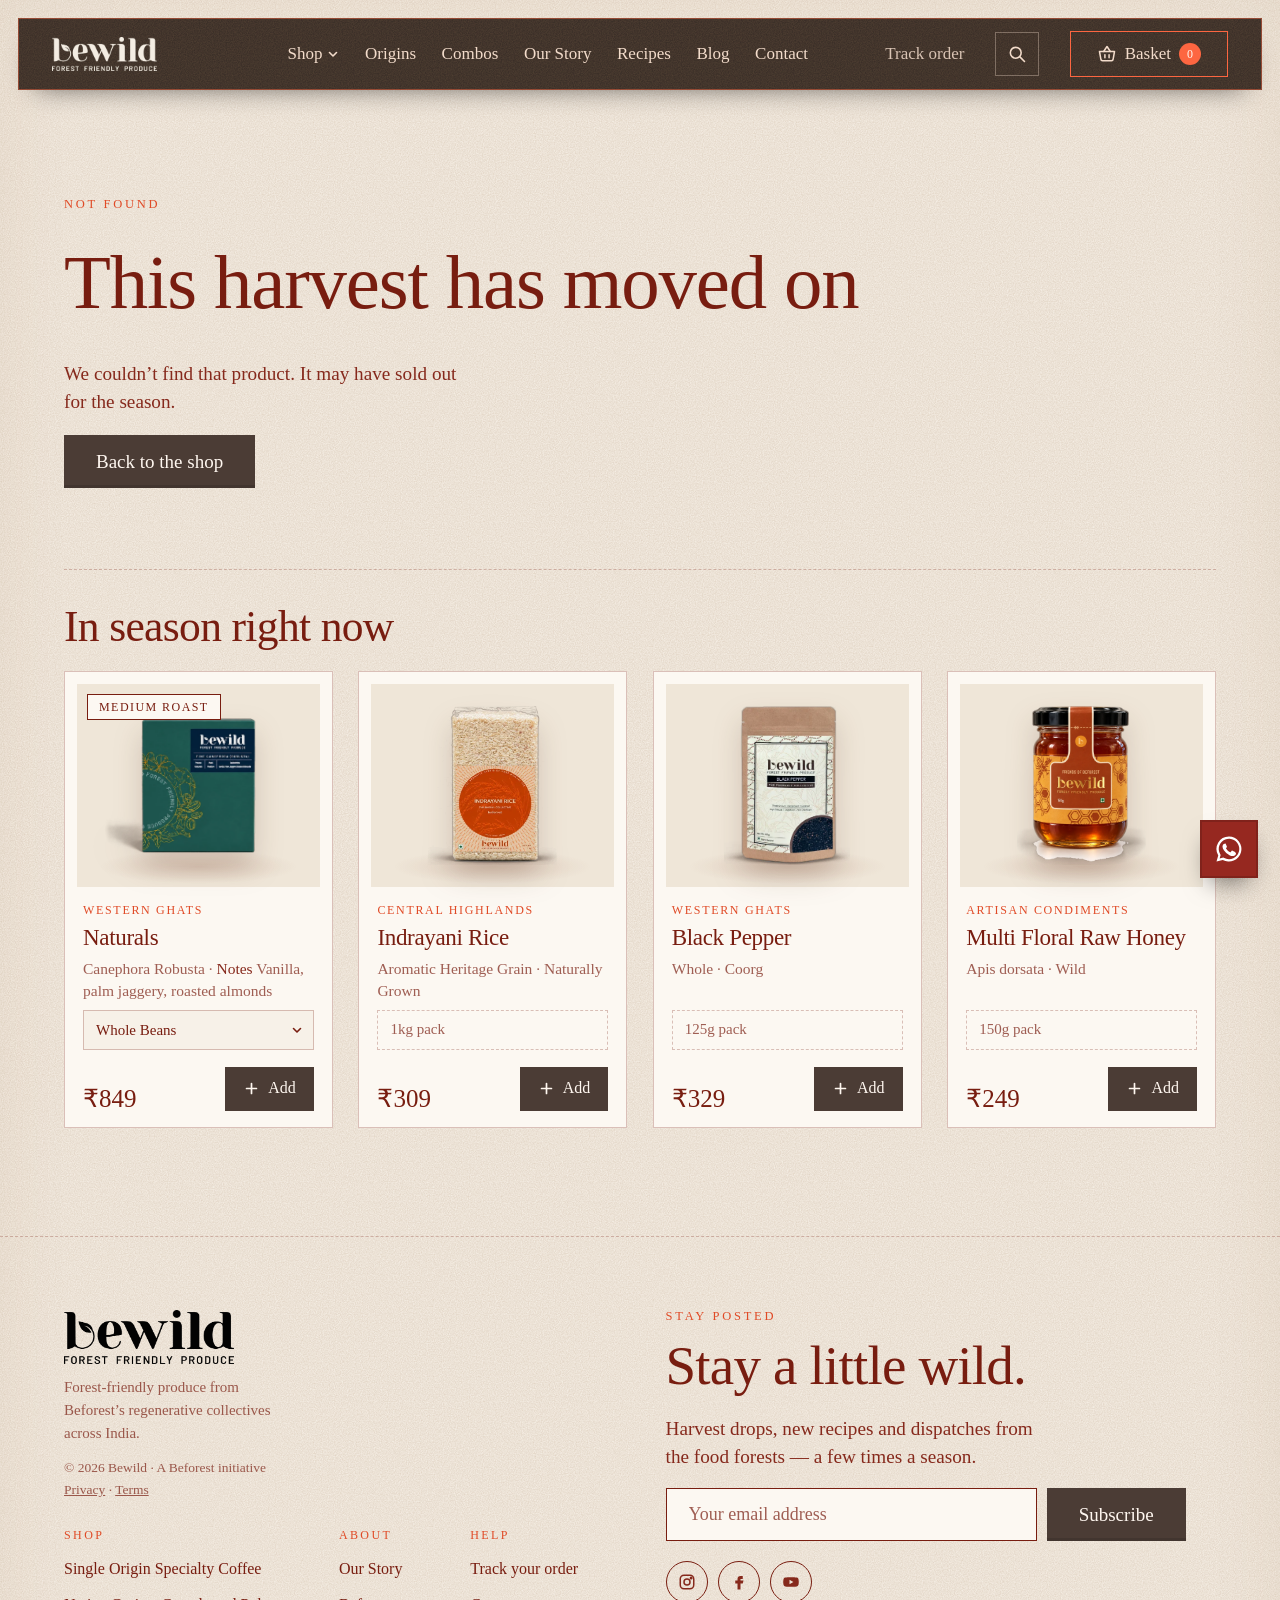
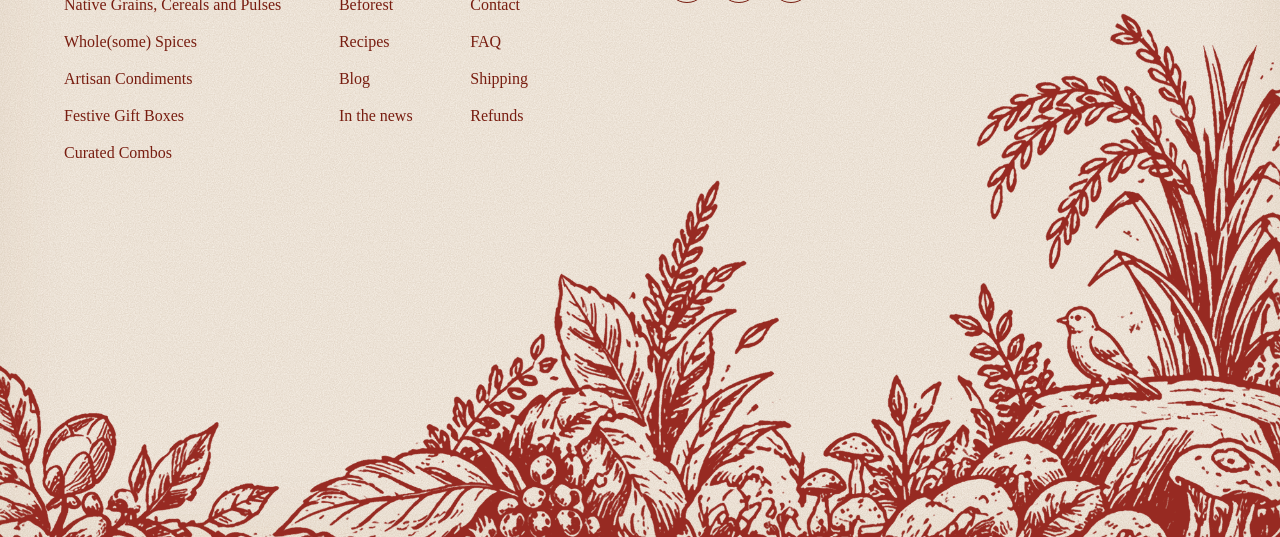
<file: coffee.html>
<!doctype html>
<html lang="en">
<head>
  <meta charset="utf-8">
  <meta name="viewport" content="width=device-width, initial-scale=1">
  <title>Coffee — Bewild</title>
  <meta name="description" content="Single-origin specialty coffee from Beforest’s forest-grown estates in Coorg.">
  <meta name="theme-color" content="#2f251f">
  <link rel="icon" href="https://bewild.life/cdn/shop/files/BEFOREST_MOTIF_FAVICON_32x32.png?v=1631021830">
  <link rel="preload" href="https://isdbyvwocudnlwzghphw.supabase.co/storage/v1/object/public/fonts_beforest_arizona/ABCArizonaFlare-Regular.cbcc518c.woff2" as="font" type="font/woff2" crossorigin>
  <link rel="preload" href="https://isdbyvwocudnlwzghphw.supabase.co/storage/v1/object/public/fonts_beforest_arizona/ABCArizonaFlare-Light.e9c1597c.woff2" as="font" type="font/woff2" crossorigin>
  <link rel="stylesheet" href="assets/css/style.css?v=20261103u">
  <link rel="stylesheet" href="assets/css/reviews.css?v=20261024a">
  <!-- coffee-only styles: everything in coffee.css is scoped to .pdp-coffee -->
  <link rel="stylesheet" href="assets/css/coffee.css?v=20261024a">
</head>
<body class="pdp-coffee">
  <a class="skip-link" href="#content">Skip to content</a>

  <div class="page">
    <main class="sheet">
      <div class="paper">

        <header class="site-header">
          <a class="header-logo" href="index.html"><img src="assets/img/bewild-logo-light.png?v=2" alt="Bewild home"></a>
          <button class="menu-btn" aria-expanded="false" aria-controls="main-nav">Menu</button>
          <nav class="nav" id="main-nav" aria-label="Main">
            <ul class="nav-links">
              <li class="has-menu">
                <a href="shop.html" aria-haspopup="true">Shop <svg class="chev" viewBox="0 0 12 12" aria-hidden="true"><path d="M2.5 4.5 6 8l3.5-3.5" fill="none" stroke="currentColor" stroke-width="1.6" stroke-linecap="round" stroke-linejoin="round"/></svg></a>
                <ul class="nav-menu">
                  <li><a href="shop.html">All Collections</a></li>
                  <li><a href="shop.html?cat=coffee">Single Origin Specialty Coffee</a></li>
                  <li><a href="shop.html?cat=grains">Native Grains, Cereals and Pulses</a></li>
                  <li><a href="shop.html?cat=spices">Whole(some) Spices</a></li>
                  <li><a href="shop.html?cat=condiments">Artisan Condiments</a></li>
                  <li><a href="gifting.html">Festive Gift Boxes</a></li>
                </ul>
              </li>
              <li><a href="index.html#origins">Origins</a></li>
              <li><a href="shop.html?cat=combos">Combos</a></li>
              <li><a href="our-story.html">Our Story</a></li>
              <li><a href="recipes.html">Recipes</a></li>
              <li><a href="blog.html">Blog</a></li>
              <li><a href="contact.html">Contact</a></li>
              <li class="nav-only-menu"><a href="track.html">Track your order</a></li>
            </ul>
            <a class="nav-track" href="track.html">Track order</a>
            <a class="cart-btn" href="#cart" data-open-cart>
              <svg viewBox="0 0 24 24" fill="none" stroke="currentColor" stroke-width="1.8" stroke-linecap="round" stroke-linejoin="round" aria-hidden="true"><path d="M3 9h18l-1.6 9.2a2 2 0 0 1-2 1.8H6.6a2 2 0 0 1-2-1.8L3 9z"/><path d="M8 9l4-6 4 6M9.5 13v3.5M14.5 13v3.5"/></svg>
              Basket <span class="cart-count">0</span>
            </a>
          </nav>
        </header>
        <span id="content" tabindex="-1"></span>


        <!-- ============ PRODUCT — filled from products.js by ?p=<handle> ============ -->
        <div class="pdp" id="pdp">
          <nav class="crumbs" aria-label="Breadcrumb" id="pdp-crumbs"></nav>

          <section class="pdp-top">
            <div class="pdp-gallery">
              <figure class="pdp-stage" id="pdp-stage"></figure>
              <div class="pdp-thumbs" id="pdp-thumbs" role="tablist" aria-label="Product images"></div>
            </div>
            <div class="pdp-buy" id="pdp-buy"></div>
            <ul class="pdp-facts" id="pdp-facts" aria-label="Product facts"></ul>
          </section>

          <div class="chapters">
            <section class="chapter" id="pdp-fbt"></section>
            <section class="chapter pdp-story" id="pdp-story"></section>
            <section class="chapter" id="pdp-details"></section>
            <section class="chapter" id="reviews" aria-label="Reviews"></section>
            <div class="divider" aria-hidden="true"><img src="assets/img/leaf.png" alt=""></div>
            <section class="chapter" id="pdp-more">
              <div class="chapter-head" data-strip>
                <div>
                  <span class="kicker" id="pdp-more-kicker">You may also like</span>
                  <h2 id="pdp-more-title">More from the <em>harvest</em></h2>
                </div>
                <div style="display:flex;align-items:center;gap:22px">
                  <a class="link-arrow" id="pdp-more-link" href="shop.html">View all</a>
                  <div class="strip-nav">
                  <button class="round-btn" data-dir="-1" aria-label="Scroll back"><svg viewBox="0 0 24 24" fill="none" stroke="currentColor" stroke-width="2" stroke-linecap="round" stroke-linejoin="round"><path d="M20 12H5M11 6l-6 6 6 6"/></svg></button>
                  <button class="round-btn" data-dir="1" aria-label="Scroll forward"><svg viewBox="0 0 24 24" fill="none" stroke="currentColor" stroke-width="2" stroke-linecap="round" stroke-linejoin="round"><path d="M4 12h15M13 6l6 6-6 6"/></svg></button>
                </div>
                </div>
              </div>
              <div class="grid grid--row" id="pdp-more-grid"></div>
            </section>
          </div>
        </div>

        <section class="pdp-missing" id="pdp-missing" hidden>
          <span class="kicker">Not found</span>
          <h1>This harvest has <em>moved on</em></h1>
          <p class="lead">We couldn’t find that product. It may have sold out for the season.</p>
          <a class="btn" href="shop.html">Back to the shop</a>
        </section>

        <footer class="site-footer">
          <img class="footer-art" src="assets/img/footer-forest.png?v=5" alt="" aria-hidden="true" width="2000" height="822" decoding="async">
          <!-- all footer content sits in the open paper on the left; the rice plant and bird keep the right -->
          <div class="footer-inner">
            <div class="footer-cols">
              <div>
                <img class="footer-logo" src="assets/img/bewild-logo.png?v=2" alt="Bewild — Forest Friendly Produce">
                <p>Forest-friendly produce from Beforest’s regenerative collectives across India.</p>
                <p class="legal">© <span id="year">2026</span> Bewild · A Beforest initiative<br>
                  <a href="https://bewild.life/policies/privacy-policy">Privacy</a> · <a href="https://bewild.life/policies/terms-of-service">Terms</a></p>
              </div>
              <div>
                <h2>Shop</h2>
                <ul>
                  <li><a href="shop.html?cat=coffee">Single Origin Specialty Coffee</a></li>
                  <li><a href="shop.html?cat=grains">Native Grains, Cereals and Pulses</a></li>
                  <li><a href="shop.html?cat=spices">Whole(some) Spices</a></li>
                  <li><a href="shop.html?cat=condiments">Artisan Condiments</a></li>
                  <li><a href="gifting.html">Festive Gift Boxes</a></li>
                  <li><a href="shop.html?cat=combos">Curated Combos</a></li>
                </ul>
              </div>
              <div>
                <h2>About</h2>
                <ul>
                  <li><a href="our-story.html">Our Story</a></li>
                  <li><a href="https://beforest.co" target="_blank" rel="noopener">Beforest</a></li>
                  <li><a href="recipes.html">Recipes</a></li>
                  <li><a href="blog.html">Blog</a></li>
                  <li><a href="media.html">In the news</a></li>
                </ul>
              </div>
              <div>
                <h2>Help</h2>
                <ul>
                  <li><a href="track.html">Track your order</a></li>
                  <li><a href="contact.html">Contact</a></li>
                  <li><a href="faq.html">FAQ</a></li>
                  <li><a href="https://bewild.life/policies/shipping-policy" target="_blank" rel="noopener">Shipping</a></li>
                  <li><a href="https://bewild.life/policies/refund-policy" target="_blank" rel="noopener">Refunds</a></li>
                </ul>
              </div>
            </div>
            <div class="signup">
              <div>
                <span class="kicker">Stay posted</span>
                <h2>Stay a little <em>wild.</em></h2>
                <p class="lead">Harvest drops, new recipes and dispatches from the food forests — a few times a season.</p>
              </div>
              <form action="https://bewild.life/contact#footer-signup" method="post" accept-charset="UTF-8">
                <input type="hidden" name="form_type" value="customer">
                <input type="hidden" name="utf8" value="✓">
                <input type="hidden" name="contact[tags]" value="newsletter">
                <label class="sr-only" for="email">Email address</label>
                <input id="email" type="email" name="contact[email]" placeholder="Your email address" required autocomplete="email">
                <button class="btn" type="submit">Subscribe</button>
              </form>
              <div class="socials">
                <a href="https://www.instagram.com/bewild.life/" target="_blank" rel="noopener" aria-label="Instagram"><svg viewBox="0 0 24 24" fill="none" stroke="currentColor" stroke-width="2"><rect x="3" y="3" width="18" height="18" rx="5"/><circle cx="12" cy="12" r="4"/><circle cx="17.5" cy="6.5" r="1" fill="currentColor"/></svg></a>
                <a href="https://www.facebook.com/bewildproduce" target="_blank" rel="noopener" aria-label="Facebook"><svg viewBox="0 0 24 24" fill="currentColor"><path d="M14 8h3V4h-3a4 4 0 0 0-4 4v2H7v4h3v8h4v-8h3l1-4h-4V8z"/></svg></a>
                <a href="https://www.youtube.com/c/BeforestFarming" target="_blank" rel="noopener" aria-label="YouTube"><svg viewBox="0 0 24 24" fill="currentColor"><path d="M22 8.2a3 3 0 0 0-2.1-2.1C18 5.6 12 5.6 12 5.6s-6 0-7.9.5A3 3 0 0 0 2 8.2 31 31 0 0 0 1.6 12 31 31 0 0 0 2 15.8a3 3 0 0 0 2.1 2.1c1.9.5 7.9.5 7.9.5s6 0 7.9-.5a3 3 0 0 0 2.1-2.1 31 31 0 0 0 .4-3.8 31 31 0 0 0-.4-3.8zM10 15V9l5.2 3z"/></svg></a>
              </div>
            </div>
          </div>
        </footer>
      </div>
    </main>
  </div>

  <script src="assets/js/products.js?v=20261026a"></script>
  <script src="assets/js/gift-boxes.js?v=20261102b"></script>
  <script src="assets/js/reviews.js?v=20261022a"></script>
  <script src="assets/js/reviews-ui.js?v=20261026a"></script>
  <script src="assets/js/main.js?v=20261102z"></script>
  <script src="assets/js/motion.js?v=20261025a" defer></script>
  <!-- coffee-only behaviour -->
  <script src="assets/js/coffee.js?v=20261026b"></script>
</body>
</html>
</file>
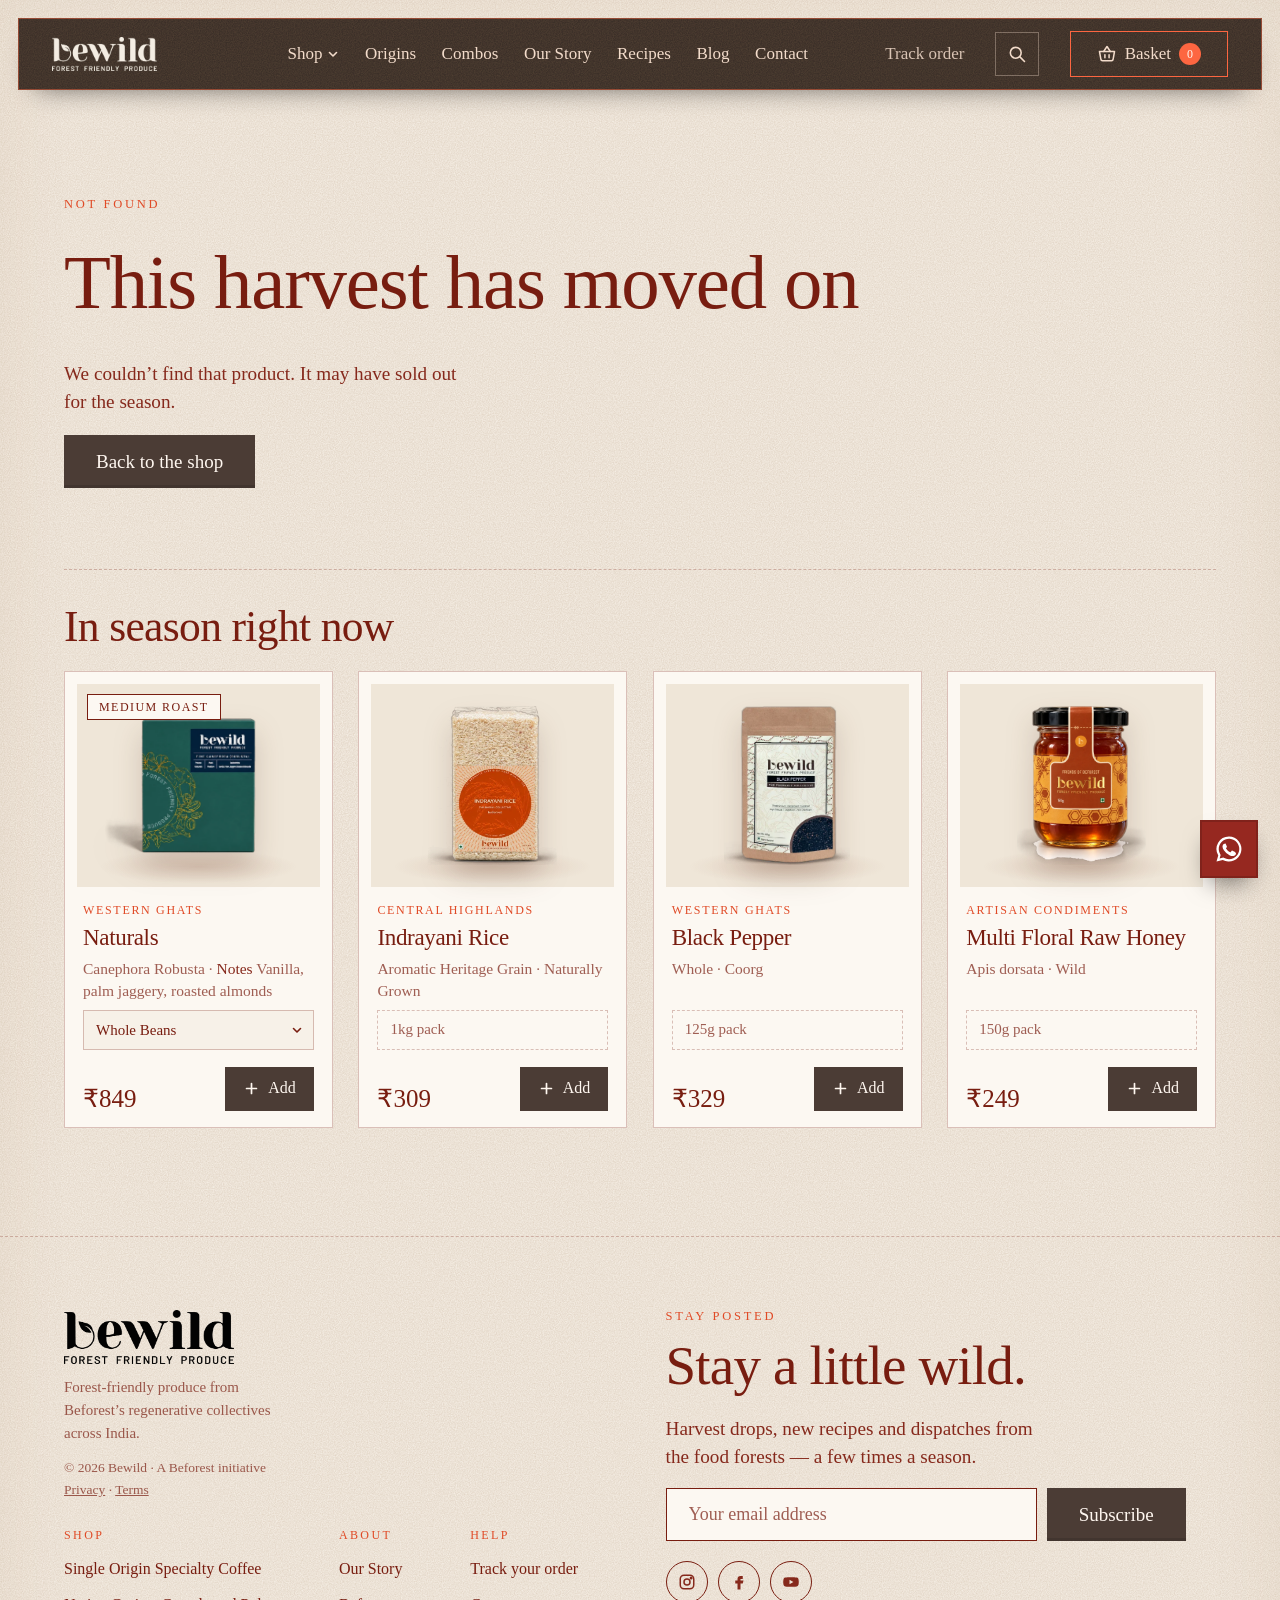
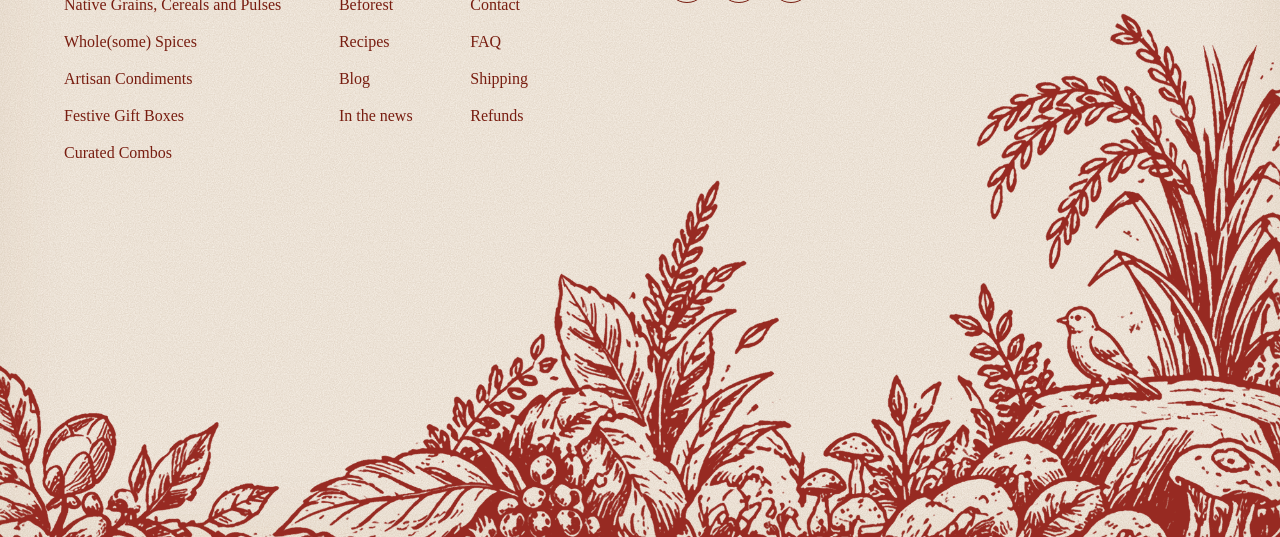
<file: combo.html>
<!doctype html>
<html lang="en">
<head>
  <meta charset="utf-8">
  <meta name="viewport" content="width=device-width, initial-scale=1">
  <title>Combo — Bewild</title>
  <meta name="description" content="Curated combos of Bewild produce from regenerative food forests across India.">
  <meta name="theme-color" content="#2f251f">
  <link rel="icon" href="https://bewild.life/cdn/shop/files/BEFOREST_MOTIF_FAVICON_32x32.png?v=1631021830">
  <link rel="preload" href="https://isdbyvwocudnlwzghphw.supabase.co/storage/v1/object/public/fonts_beforest_arizona/ABCArizonaFlare-Regular.cbcc518c.woff2" as="font" type="font/woff2" crossorigin>
  <link rel="preload" href="https://isdbyvwocudnlwzghphw.supabase.co/storage/v1/object/public/fonts_beforest_arizona/ABCArizonaFlare-Light.e9c1597c.woff2" as="font" type="font/woff2" crossorigin>
  <link rel="stylesheet" href="assets/css/style.css?v=20261103u">
  <link rel="stylesheet" href="assets/css/reviews.css?v=20261024a">
  <!-- combo-only styles: everything in combo.css is scoped to .pdp-combo, so product.html is never affected -->
  <link rel="stylesheet" href="assets/css/combo.css?v=20261024c">
</head>
<body class="pdp-combo">
  <a class="skip-link" href="#content">Skip to content</a>

  <div class="page">
    <main class="sheet">
      <div class="paper">

        <header class="site-header">
          <a class="header-logo" href="index.html"><img src="assets/img/bewild-logo-light.png?v=2" alt="Bewild home"></a>
          <button class="menu-btn" aria-expanded="false" aria-controls="main-nav">Menu</button>
          <nav class="nav" id="main-nav" aria-label="Main">
            <ul class="nav-links">
              <li class="has-menu">
                <a href="shop.html" aria-haspopup="true">Shop <svg class="chev" viewBox="0 0 12 12" aria-hidden="true"><path d="M2.5 4.5 6 8l3.5-3.5" fill="none" stroke="currentColor" stroke-width="1.6" stroke-linecap="round" stroke-linejoin="round"/></svg></a>
                <ul class="nav-menu">
                  <li><a href="shop.html">All Collections</a></li>
                  <li><a href="shop.html?cat=coffee">Single Origin Specialty Coffee</a></li>
                  <li><a href="shop.html?cat=grains">Native Grains, Cereals and Pulses</a></li>
                  <li><a href="shop.html?cat=spices">Whole(some) Spices</a></li>
                  <li><a href="shop.html?cat=condiments">Artisan Condiments</a></li>
                  <li><a href="gifting.html">Festive Gift Boxes</a></li>
                </ul>
              </li>
              <li><a href="index.html#origins">Origins</a></li>
              <li><a href="shop.html?cat=combos">Combos</a></li>
              <li><a href="our-story.html">Our Story</a></li>
              <li><a href="recipes.html">Recipes</a></li>
              <li><a href="blog.html">Blog</a></li>
              <li><a href="contact.html">Contact</a></li>
              <li class="nav-only-menu"><a href="track.html">Track your order</a></li>
            </ul>
            <a class="nav-track" href="track.html">Track order</a>
            <a class="cart-btn" href="#cart" data-open-cart>
              <svg viewBox="0 0 24 24" fill="none" stroke="currentColor" stroke-width="1.8" stroke-linecap="round" stroke-linejoin="round" aria-hidden="true"><path d="M3 9h18l-1.6 9.2a2 2 0 0 1-2 1.8H6.6a2 2 0 0 1-2-1.8L3 9z"/><path d="M8 9l4-6 4 6M9.5 13v3.5M14.5 13v3.5"/></svg>
              Basket <span class="cart-count">0</span>
            </a>
          </nav>
        </header>
        <span id="content" tabindex="-1"></span>


        <!-- ============ PRODUCT — filled from products.js by ?p=<handle> ============ -->
        <div class="pdp" id="pdp">
          <nav class="crumbs" aria-label="Breadcrumb" id="pdp-crumbs"></nav>

          <section class="pdp-top">
            <div class="pdp-gallery">
              <figure class="pdp-stage" id="pdp-stage"></figure>
              <div class="pdp-thumbs" id="pdp-thumbs" role="tablist" aria-label="Product images"></div>
            </div>
            <div class="pdp-buy" id="pdp-buy"></div>
            <ul class="pdp-facts" id="pdp-facts" aria-label="Product facts"></ul>
          </section>

          <div class="chapters">
            <!-- combo page (filled by combo.js): buy them one by one, then the story with the products in this combo -->
            <section class="chapter" id="combo-separately"></section>
            <section class="chapter pdp-story" id="pdp-story"></section>
            <section class="chapter" id="reviews" aria-label="Reviews"></section>
            <div class="divider" aria-hidden="true"><img src="assets/img/leaf.png" alt=""></div>
            <section class="chapter" id="pdp-more">
              <div class="chapter-head" data-strip>
                <div>
                  <span class="kicker" id="pdp-more-kicker">You may also like</span>
                  <h2 id="pdp-more-title">More from the <em>harvest</em></h2>
                </div>
                <div style="display:flex;align-items:center;gap:22px">
                  <a class="link-arrow" id="pdp-more-link" href="shop.html">View all</a>
                  <div class="strip-nav">
                  <button class="round-btn" data-dir="-1" aria-label="Scroll back"><svg viewBox="0 0 24 24" fill="none" stroke="currentColor" stroke-width="2" stroke-linecap="round" stroke-linejoin="round"><path d="M20 12H5M11 6l-6 6 6 6"/></svg></button>
                  <button class="round-btn" data-dir="1" aria-label="Scroll forward"><svg viewBox="0 0 24 24" fill="none" stroke="currentColor" stroke-width="2" stroke-linecap="round" stroke-linejoin="round"><path d="M4 12h15M13 6l6 6-6 6"/></svg></button>
                </div>
                </div>
              </div>
              <div class="grid grid--row" id="pdp-more-grid"></div>
            </section>
          </div>
        </div>

        <section class="pdp-missing" id="pdp-missing" hidden>
          <span class="kicker">Not found</span>
          <h1>This harvest has <em>moved on</em></h1>
          <p class="lead">We couldn’t find that product. It may have sold out for the season.</p>
          <a class="btn" href="shop.html">Back to the shop</a>
        </section>

        <footer class="site-footer">
          <img class="footer-art" src="assets/img/footer-forest.png?v=5" alt="" aria-hidden="true" width="2000" height="822" decoding="async">
          <!-- all footer content sits in the open paper on the left; the rice plant and bird keep the right -->
          <div class="footer-inner">
            <div class="footer-cols">
              <div>
                <img class="footer-logo" src="assets/img/bewild-logo.png?v=2" alt="Bewild — Forest Friendly Produce">
                <p>Forest-friendly produce from Beforest’s regenerative collectives across India.</p>
                <p class="legal">© <span id="year">2026</span> Bewild · A Beforest initiative<br>
                  <a href="https://bewild.life/policies/privacy-policy">Privacy</a> · <a href="https://bewild.life/policies/terms-of-service">Terms</a></p>
              </div>
              <div>
                <h2>Shop</h2>
                <ul>
                  <li><a href="shop.html?cat=coffee">Single Origin Specialty Coffee</a></li>
                  <li><a href="shop.html?cat=grains">Native Grains, Cereals and Pulses</a></li>
                  <li><a href="shop.html?cat=spices">Whole(some) Spices</a></li>
                  <li><a href="shop.html?cat=condiments">Artisan Condiments</a></li>
                  <li><a href="gifting.html">Festive Gift Boxes</a></li>
                  <li><a href="shop.html?cat=combos">Curated Combos</a></li>
                </ul>
              </div>
              <div>
                <h2>About</h2>
                <ul>
                  <li><a href="our-story.html">Our Story</a></li>
                  <li><a href="https://beforest.co" target="_blank" rel="noopener">Beforest</a></li>
                  <li><a href="recipes.html">Recipes</a></li>
                  <li><a href="blog.html">Blog</a></li>
                  <li><a href="media.html">In the news</a></li>
                </ul>
              </div>
              <div>
                <h2>Help</h2>
                <ul>
                  <li><a href="track.html">Track your order</a></li>
                  <li><a href="contact.html">Contact</a></li>
                  <li><a href="faq.html">FAQ</a></li>
                  <li><a href="https://bewild.life/policies/shipping-policy" target="_blank" rel="noopener">Shipping</a></li>
                  <li><a href="https://bewild.life/policies/refund-policy" target="_blank" rel="noopener">Refunds</a></li>
                </ul>
              </div>
            </div>
            <div class="signup">
              <div>
                <span class="kicker">Stay posted</span>
                <h2>Stay a little <em>wild.</em></h2>
                <p class="lead">Harvest drops, new recipes and dispatches from the food forests — a few times a season.</p>
              </div>
              <form action="https://bewild.life/contact#footer-signup" method="post" accept-charset="UTF-8">
                <input type="hidden" name="form_type" value="customer">
                <input type="hidden" name="utf8" value="✓">
                <input type="hidden" name="contact[tags]" value="newsletter">
                <label class="sr-only" for="email">Email address</label>
                <input id="email" type="email" name="contact[email]" placeholder="Your email address" required autocomplete="email">
                <button class="btn" type="submit">Subscribe</button>
              </form>
              <div class="socials">
                <a href="https://www.instagram.com/bewild.life/" target="_blank" rel="noopener" aria-label="Instagram"><svg viewBox="0 0 24 24" fill="none" stroke="currentColor" stroke-width="2"><rect x="3" y="3" width="18" height="18" rx="5"/><circle cx="12" cy="12" r="4"/><circle cx="17.5" cy="6.5" r="1" fill="currentColor"/></svg></a>
                <a href="https://www.facebook.com/bewildproduce" target="_blank" rel="noopener" aria-label="Facebook"><svg viewBox="0 0 24 24" fill="currentColor"><path d="M14 8h3V4h-3a4 4 0 0 0-4 4v2H7v4h3v8h4v-8h3l1-4h-4V8z"/></svg></a>
                <a href="https://www.youtube.com/c/BeforestFarming" target="_blank" rel="noopener" aria-label="YouTube"><svg viewBox="0 0 24 24" fill="currentColor"><path d="M22 8.2a3 3 0 0 0-2.1-2.1C18 5.6 12 5.6 12 5.6s-6 0-7.9.5A3 3 0 0 0 2 8.2 31 31 0 0 0 1.6 12 31 31 0 0 0 2 15.8a3 3 0 0 0 2.1 2.1c1.9.5 7.9.5 7.9.5s6 0 7.9-.5a3 3 0 0 0 2.1-2.1 31 31 0 0 0 .4-3.8 31 31 0 0 0-.4-3.8zM10 15V9l5.2 3z"/></svg></a>
              </div>
            </div>
          </div>
        </footer>
      </div>
    </main>
  </div>

  <script src="assets/js/products.js?v=20261026a"></script>
  <script src="assets/js/gift-boxes.js?v=20261102b"></script>
  <script src="assets/js/main.js?v=20261102z"></script>
  <script src="assets/js/motion.js?v=20261025a" defer></script>
  <script src="assets/js/reviews.js?v=20261022a"></script>
  <script src="assets/js/reviews-ui.js?v=20261026a"></script>
  <script src="assets/js/combo.js?v=20261102kj"></script>
</body>
</html>
</file>
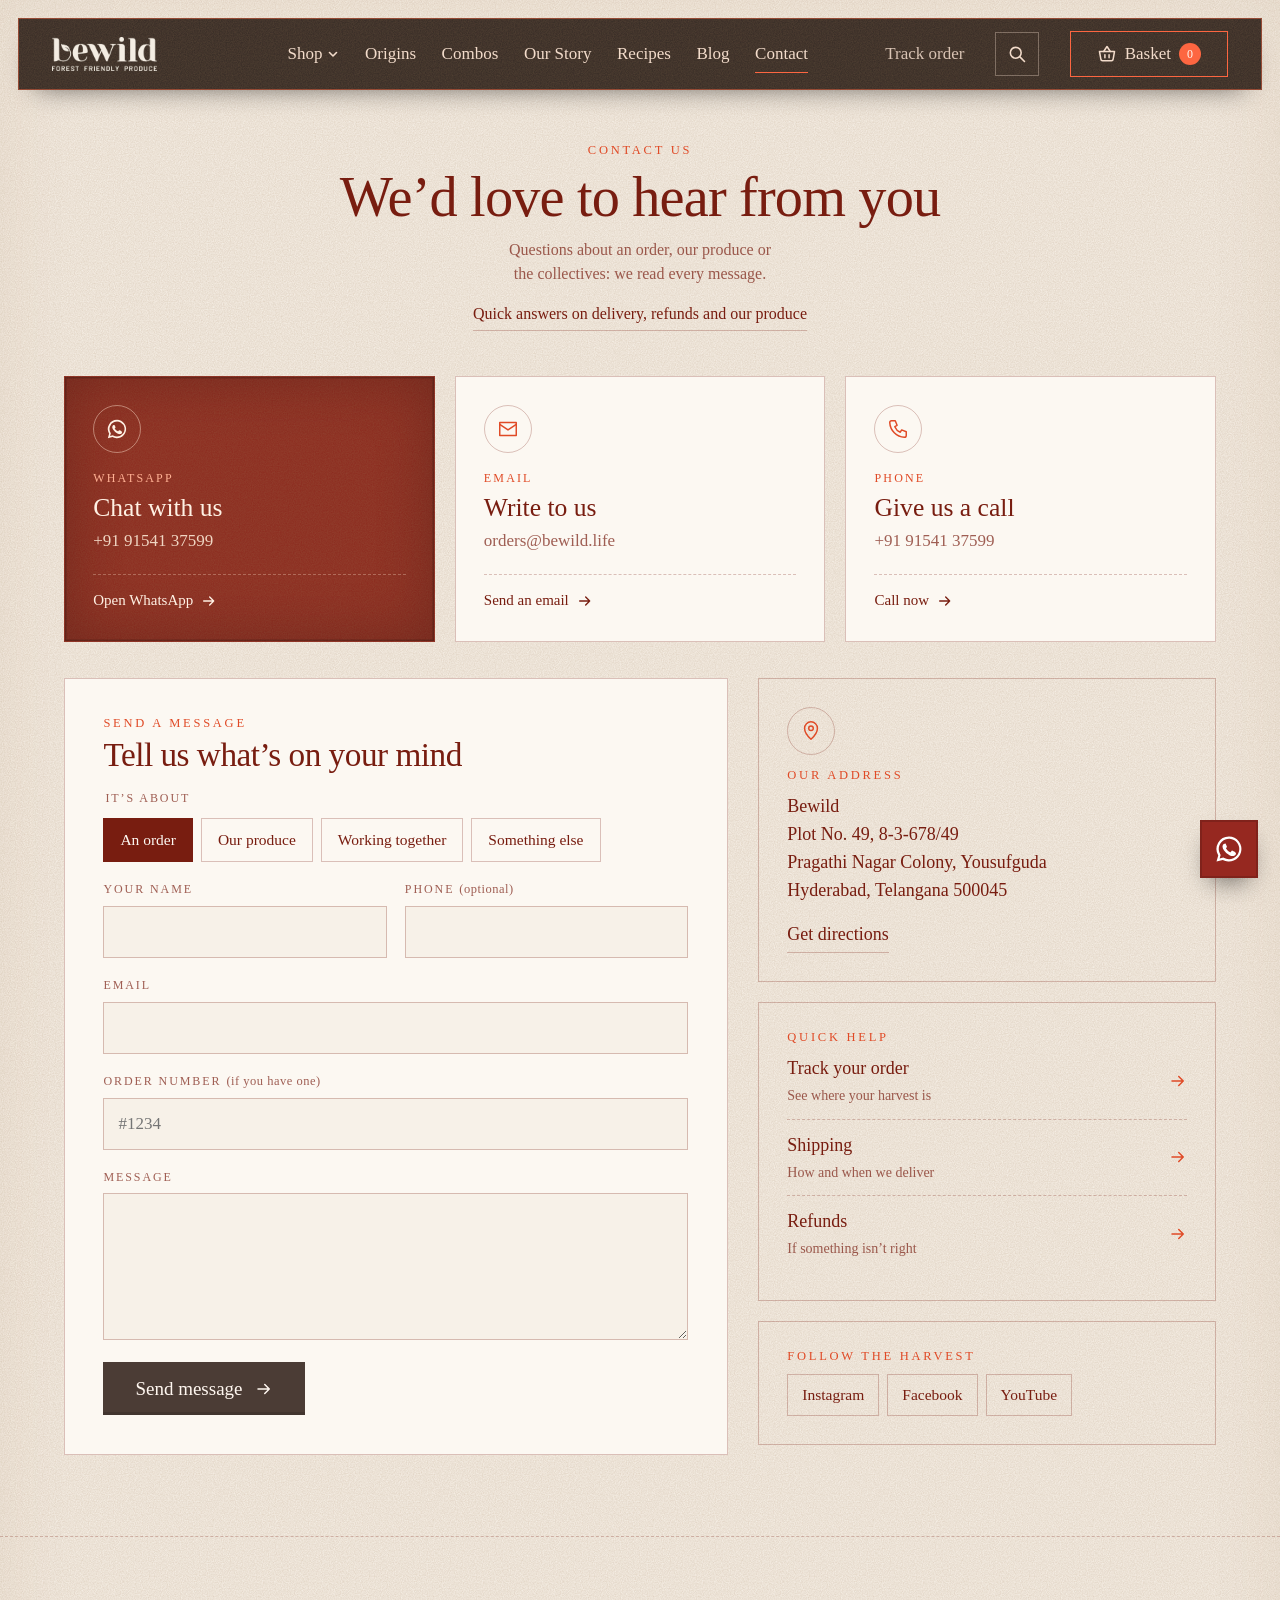
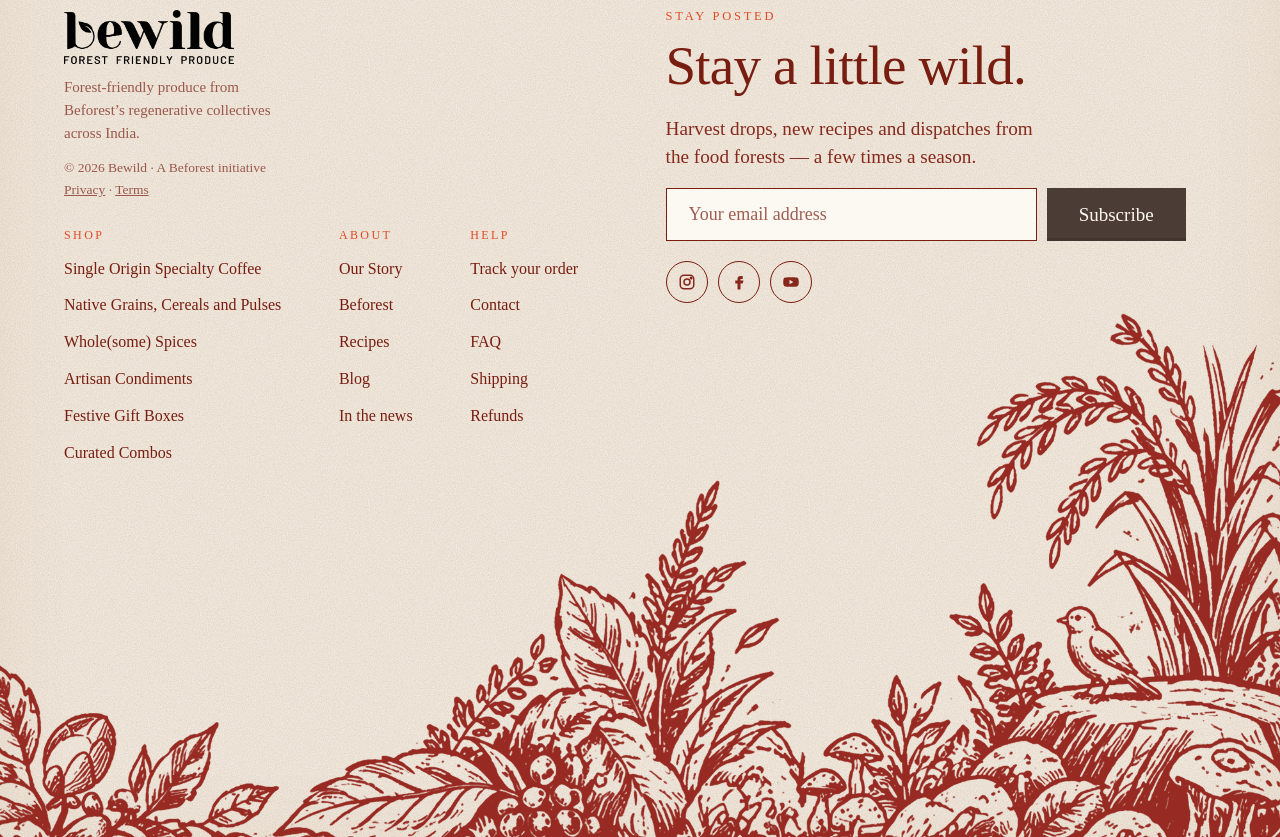
<file: contact.html>
<!doctype html>
<html lang="en">
<head>
  <meta charset="utf-8">
  <meta name="viewport" content="width=device-width, initial-scale=1">
  <title>Contact — Bewild</title>
  <meta name="description" content="Get in touch with Bewild: orders, our produce, or working together. WhatsApp, call or email us, or write to us in Hyderabad.">
  <meta name="theme-color" content="#2f251f">
  <link rel="icon" href="https://bewild.life/cdn/shop/files/BEFOREST_MOTIF_FAVICON_32x32.png?v=1631021830">
  <link rel="preload" href="https://isdbyvwocudnlwzghphw.supabase.co/storage/v1/object/public/fonts_beforest_arizona/ABCArizonaFlare-Regular.cbcc518c.woff2" as="font" type="font/woff2" crossorigin>
  <link rel="preload" href="https://isdbyvwocudnlwzghphw.supabase.co/storage/v1/object/public/fonts_beforest_arizona/ABCArizonaFlare-Light.e9c1597c.woff2" as="font" type="font/woff2" crossorigin>
  <link rel="stylesheet" href="assets/css/style.css?v=20261103u">
  <link rel="stylesheet" href="assets/css/contact.css?v=20261102u">
</head>
<body class="contact-body">
  <a class="skip-link" href="#content">Skip to content</a>

  <div class="page">
    <main class="sheet">
      <div class="paper">

        <header class="site-header">
          <a class="header-logo" href="index.html"><img src="assets/img/bewild-logo-light.png?v=2" alt="Bewild home"></a>
          <button class="menu-btn" aria-expanded="false" aria-controls="main-nav">Menu</button>
          <nav class="nav" id="main-nav" aria-label="Main">
            <ul class="nav-links">
              <li class="has-menu">
                <a href="shop.html" aria-haspopup="true">Shop <svg class="chev" viewBox="0 0 12 12" aria-hidden="true"><path d="M2.5 4.5 6 8l3.5-3.5" fill="none" stroke="currentColor" stroke-width="1.6" stroke-linecap="round" stroke-linejoin="round"/></svg></a>
                <ul class="nav-menu">
                  <li><a href="shop.html">All Collections</a></li>
                  <li><a href="shop.html?cat=coffee">Single Origin Specialty Coffee</a></li>
                  <li><a href="shop.html?cat=grains">Native Grains, Cereals and Pulses</a></li>
                  <li><a href="shop.html?cat=spices">Whole(some) Spices</a></li>
                  <li><a href="shop.html?cat=condiments">Artisan Condiments</a></li>
                  <li><a href="gifting.html">Festive Gift Boxes</a></li>
                </ul>
              </li>
              <li><a href="index.html#origins">Origins</a></li>
              <li><a href="shop.html?cat=combos">Combos</a></li>
              <li><a href="our-story.html">Our Story</a></li>
              <li><a href="recipes.html">Recipes</a></li>
              <li><a href="blog.html">Blog</a></li>
              <li><a href="contact.html" aria-current="page">Contact</a></li>
              <li class="nav-only-menu"><a href="track.html">Track your order</a></li>
            </ul>
            <a class="nav-track" href="track.html">Track order</a>
            <a class="cart-btn" href="#cart" data-open-cart>
              <svg viewBox="0 0 24 24" fill="none" stroke="currentColor" stroke-width="1.8" stroke-linecap="round" stroke-linejoin="round" aria-hidden="true"><path d="M3 9h18l-1.6 9.2a2 2 0 0 1-2 1.8H6.6a2 2 0 0 1-2-1.8L3 9z"/><path d="M8 9l4-6 4 6M9.5 13v3.5M14.5 13v3.5"/></svg>
              Basket <span class="cart-count">0</span>
            </a>
          </nav>
        </header>
        <span id="content" tabindex="-1"></span>


        <!-- ============ CONTACT — details from bewild.life/pages/contact-us ============ -->
        <div class="contact-page">
          <header class="contact-head">
            <span class="kicker">Contact us</span>
            <h1>We’d love to <em>hear from you</em></h1>
            <p class="lead">Questions about an order, our produce or the collectives: we read every message.</p>
            <a class="link-arrow contact-faq" href="faq.html">Quick answers on delivery, refunds and our produce</a>
          </header>

          <!-- the quickest ways to reach us -->
          <ul class="reach">
            <li><a class="reach-card reach-card--wa" href="https://wa.me/919154137599" target="_blank" rel="noopener">
              <span class="reach-icon"><svg viewBox="0 0 24 24" fill="currentColor" aria-hidden="true"><path d="M12 2a10 10 0 0 0-8.6 15.1L2 22l5-1.3A10 10 0 1 0 12 2zm0 18.2a8.2 8.2 0 0 1-4.2-1.2l-.3-.2-3 .8.8-2.9-.2-.3A8.2 8.2 0 1 1 12 20.2zm4.5-6.1c-.2-.1-1.5-.7-1.7-.8-.2-.1-.4-.1-.6.1l-.8 1c-.1.2-.3.2-.5.1a6.7 6.7 0 0 1-3.3-2.9c-.2-.4.2-.4.7-1.3.1-.1 0-.3 0-.4l-.8-1.8c-.2-.5-.4-.4-.6-.4h-.5a1 1 0 0 0-.7.3 3 3 0 0 0-.9 2.2 5.2 5.2 0 0 0 1.1 2.7 11.8 11.8 0 0 0 4.5 4c1.7.7 2.3.8 3.2.6.5-.1 1.5-.6 1.7-1.2.2-.6.2-1.1.2-1.2-.1-.1-.3-.2-.5-.3z"/></svg></span>
              <span class="reach-kind">WhatsApp</span>
              <b>Chat with us</b>
              <span class="reach-detail">+91 91541 37599</span>
              <span class="reach-go">Open WhatsApp <svg viewBox="0 0 24 24" fill="none" stroke="currentColor" stroke-width="2" stroke-linecap="round" stroke-linejoin="round" aria-hidden="true"><path d="M4 12h15M13 6l6 6-6 6"/></svg></span></a></li>
            <li><a class="reach-card" href="mailto:orders@bewild.life">
              <span class="reach-icon"><svg viewBox="0 0 24 24" fill="none" stroke="currentColor" stroke-width="1.6" stroke-linecap="round" stroke-linejoin="round" aria-hidden="true"><rect x="3" y="5" width="18" height="14"/><path d="m3 7 9 6 9-6"/></svg></span>
              <span class="reach-kind">Email</span>
              <b>Write to us</b>
              <span class="reach-detail">orders@bewild.life</span>
              <span class="reach-go">Send an email <svg viewBox="0 0 24 24" fill="none" stroke="currentColor" stroke-width="2" stroke-linecap="round" stroke-linejoin="round" aria-hidden="true"><path d="M4 12h15M13 6l6 6-6 6"/></svg></span></a></li>
            <li><a class="reach-card" href="tel:+919154137599">
              <span class="reach-icon"><svg viewBox="0 0 24 24" fill="none" stroke="currentColor" stroke-width="1.6" stroke-linecap="round" stroke-linejoin="round" aria-hidden="true"><path d="M5 3h4l2 5-2.5 1.5a11 11 0 0 0 6 6L16 13l5 2v4a2 2 0 0 1-2 2A17 17 0 0 1 3 5a2 2 0 0 1 2-2"/></svg></span>
              <span class="reach-kind">Phone</span>
              <b>Give us a call</b>
              <span class="reach-detail">+91 91541 37599</span>
              <span class="reach-go">Call now <svg viewBox="0 0 24 24" fill="none" stroke="currentColor" stroke-width="2" stroke-linecap="round" stroke-linejoin="round" aria-hidden="true"><path d="M4 12h15M13 6l6 6-6 6"/></svg></span></a></li>
          </ul>

          <div class="contact-main">
            <!-- message form: sent through the bewild.life store's contact form -->
            <form class="contact-form" action="https://bewild.life/contact#contact_form" method="post" accept-charset="UTF-8">
              <input type="hidden" name="form_type" value="contact">
              <input type="hidden" name="utf8" value="✓">
              <div class="cf-head"><span class="kicker">Send a message</span><h2>Tell us <em>what’s on your mind</em></h2></div>
              <fieldset class="cf-topics">
                <legend>It’s about</legend>
                <label><input type="radio" name="contact[topic]" value="An order" checked><span>An order</span></label>
                <label><input type="radio" name="contact[topic]" value="Our produce"><span>Our produce</span></label>
                <label><input type="radio" name="contact[topic]" value="Working together"><span>Working together</span></label>
                <label><input type="radio" name="contact[topic]" value="Something else"><span>Something else</span></label>
              </fieldset>
              <div class="cf-row">
                <label class="cf-field"><span>Your name</span><input type="text" name="contact[name]" autocomplete="name" required></label>
                <label class="cf-field"><span>Phone <small>(optional)</small></span><input type="tel" name="contact[phone]" autocomplete="tel"></label>
              </div>
              <label class="cf-field"><span>Email</span><input type="email" name="contact[email]" autocomplete="email" required></label>
              <label class="cf-field cf-order" data-order><span>Order number <small>(if you have one)</small></span><input type="text" name="contact[order]" placeholder="#1234"></label>
              <label class="cf-field"><span>Message</span><textarea name="contact[body]" rows="5" required></textarea></label>
              <div class="cf-foot">
                <button class="btn" type="submit">Send message <svg viewBox="0 0 24 24" fill="none" stroke="currentColor" stroke-width="2" stroke-linecap="round" stroke-linejoin="round" aria-hidden="true"><path d="M4 12h15M13 6l6 6-6 6"/></svg></button>
              </div>
            </form>

            <aside class="contact-side">
              <section class="visit">
                <span class="reach-icon"><svg viewBox="0 0 24 24" fill="none" stroke="currentColor" stroke-width="1.6" stroke-linecap="round" stroke-linejoin="round" aria-hidden="true"><path d="M12 21s-7-6.2-7-12a7 7 0 0 1 14 0c0 5.8-7 12-7 12z"/><circle cx="12" cy="9" r="2.5"/></svg></span>
                <span class="kicker">Our address</span>
                <address>Bewild<br>Plot No. 49, 8-3-678/49<br>Pragathi Nagar Colony, Yousufguda<br>Hyderabad, Telangana 500045</address>
                <a class="link-arrow" href="https://www.google.com/maps/search/?api=1&amp;query=8-3-678%2F49+Pragathi+Nagar+Colony+Yousufguda+Hyderabad+500045" target="_blank" rel="noopener">Get directions</a>
              </section>
              <section class="help-links">
                <span class="kicker">Quick help</span>
                <ul>
                  <li><a href="track.html"><span><b>Track your order</b><small>See where your harvest is</small></span><svg viewBox="0 0 24 24" fill="none" stroke="currentColor" stroke-width="2" stroke-linecap="round" stroke-linejoin="round" aria-hidden="true"><path d="M4 12h15M13 6l6 6-6 6"/></svg></a></li>
                  <li><a href="https://bewild.life/policies/shipping-policy" target="_blank" rel="noopener"><span><b>Shipping</b><small>How and when we deliver</small></span><svg viewBox="0 0 24 24" fill="none" stroke="currentColor" stroke-width="2" stroke-linecap="round" stroke-linejoin="round" aria-hidden="true"><path d="M4 12h15M13 6l6 6-6 6"/></svg></a></li>
                  <li><a href="https://bewild.life/policies/refund-policy" target="_blank" rel="noopener"><span><b>Refunds</b><small>If something isn’t right</small></span><svg viewBox="0 0 24 24" fill="none" stroke="currentColor" stroke-width="2" stroke-linecap="round" stroke-linejoin="round" aria-hidden="true"><path d="M4 12h15M13 6l6 6-6 6"/></svg></a></li>
                </ul>
              </section>
              <section class="follow">
                <span class="kicker">Follow the harvest</span>
                <div class="contact-socials">
                  <a href="https://www.instagram.com/bewild.life/" target="_blank" rel="noopener">Instagram</a>
                  <a href="https://www.facebook.com/bewildproduce" target="_blank" rel="noopener">Facebook</a>
                  <a href="https://www.youtube.com/c/BeforestFarming" target="_blank" rel="noopener">YouTube</a>
                </div>
              </section>
            </aside>
          </div>
        </div>

        <footer class="site-footer">
          <img class="footer-art" src="assets/img/footer-forest.png?v=5" alt="" aria-hidden="true" width="2000" height="822" decoding="async">
          <!-- all footer content sits in the open paper on the left; the rice plant and bird keep the right -->
          <div class="footer-inner">
            <div class="footer-cols">
              <div>
                <img class="footer-logo" src="assets/img/bewild-logo.png?v=2" alt="Bewild — Forest Friendly Produce">
                <p>Forest-friendly produce from Beforest’s regenerative collectives across India.</p>
                <p class="legal">© <span id="year">2026</span> Bewild · A Beforest initiative<br>
                  <a href="https://bewild.life/policies/privacy-policy">Privacy</a> · <a href="https://bewild.life/policies/terms-of-service">Terms</a></p>
              </div>
              <div>
                <h2>Shop</h2>
                <ul>
                  <li><a href="shop.html?cat=coffee">Single Origin Specialty Coffee</a></li>
                  <li><a href="shop.html?cat=grains">Native Grains, Cereals and Pulses</a></li>
                  <li><a href="shop.html?cat=spices">Whole(some) Spices</a></li>
                  <li><a href="shop.html?cat=condiments">Artisan Condiments</a></li>
                  <li><a href="gifting.html">Festive Gift Boxes</a></li>
                  <li><a href="shop.html?cat=combos">Curated Combos</a></li>
                </ul>
              </div>
              <div>
                <h2>About</h2>
                <ul>
                  <li><a href="our-story.html">Our Story</a></li>
                  <li><a href="https://beforest.co" target="_blank" rel="noopener">Beforest</a></li>
                  <li><a href="recipes.html">Recipes</a></li>
                  <li><a href="blog.html">Blog</a></li>
                  <li><a href="media.html">In the news</a></li>
                </ul>
              </div>
              <div>
                <h2>Help</h2>
                <ul>
                  <li><a href="track.html">Track your order</a></li>
                  <li><a href="contact.html">Contact</a></li>
                  <li><a href="faq.html">FAQ</a></li>
                  <li><a href="https://bewild.life/policies/shipping-policy" target="_blank" rel="noopener">Shipping</a></li>
                  <li><a href="https://bewild.life/policies/refund-policy" target="_blank" rel="noopener">Refunds</a></li>
                </ul>
              </div>
            </div>
            <div class="signup">
              <div>
                <span class="kicker">Stay posted</span>
                <h2>Stay a little <em>wild.</em></h2>
                <p class="lead">Harvest drops, new recipes and dispatches from the food forests — a few times a season.</p>
              </div>
              <form action="https://bewild.life/contact#footer-signup" method="post" accept-charset="UTF-8">
                <input type="hidden" name="form_type" value="customer">
                <input type="hidden" name="utf8" value="✓">
                <input type="hidden" name="contact[tags]" value="newsletter">
                <label class="sr-only" for="email">Email address</label>
                <input id="email" type="email" name="contact[email]" placeholder="Your email address" required autocomplete="email">
                <button class="btn" type="submit">Subscribe</button>
              </form>
              <div class="socials">
                <a href="https://www.instagram.com/bewild.life/" target="_blank" rel="noopener" aria-label="Instagram"><svg viewBox="0 0 24 24" fill="none" stroke="currentColor" stroke-width="2"><rect x="3" y="3" width="18" height="18" rx="5"/><circle cx="12" cy="12" r="4"/><circle cx="17.5" cy="6.5" r="1" fill="currentColor"/></svg></a>
                <a href="https://www.facebook.com/bewildproduce" target="_blank" rel="noopener" aria-label="Facebook"><svg viewBox="0 0 24 24" fill="currentColor"><path d="M14 8h3V4h-3a4 4 0 0 0-4 4v2H7v4h3v8h4v-8h3l1-4h-4V8z"/></svg></a>
                <a href="https://www.youtube.com/c/BeforestFarming" target="_blank" rel="noopener" aria-label="YouTube"><svg viewBox="0 0 24 24" fill="currentColor"><path d="M22 8.2a3 3 0 0 0-2.1-2.1C18 5.6 12 5.6 12 5.6s-6 0-7.9.5A3 3 0 0 0 2 8.2 31 31 0 0 0 1.6 12 31 31 0 0 0 2 15.8a3 3 0 0 0 2.1 2.1c1.9.5 7.9.5 7.9.5s6 0 7.9-.5a3 3 0 0 0 2.1-2.1 31 31 0 0 0 .4-3.8 31 31 0 0 0-.4-3.8zM10 15V9l5.2 3z"/></svg></a>
              </div>
            </div>
          </div>
        </footer>
      </div>
    </main>
  </div>

  <script src="assets/js/products.js?v=20261026a"></script>
  <script src="assets/js/gift-boxes.js?v=20261102b"></script>
  <script src="assets/js/main.js?v=20261102z"></script>
  <script src="assets/js/motion.js?v=20261025a" defer></script>
  <script src="assets/js/contact.js?v=20261019c"></script>
</body>
</html>
</file>
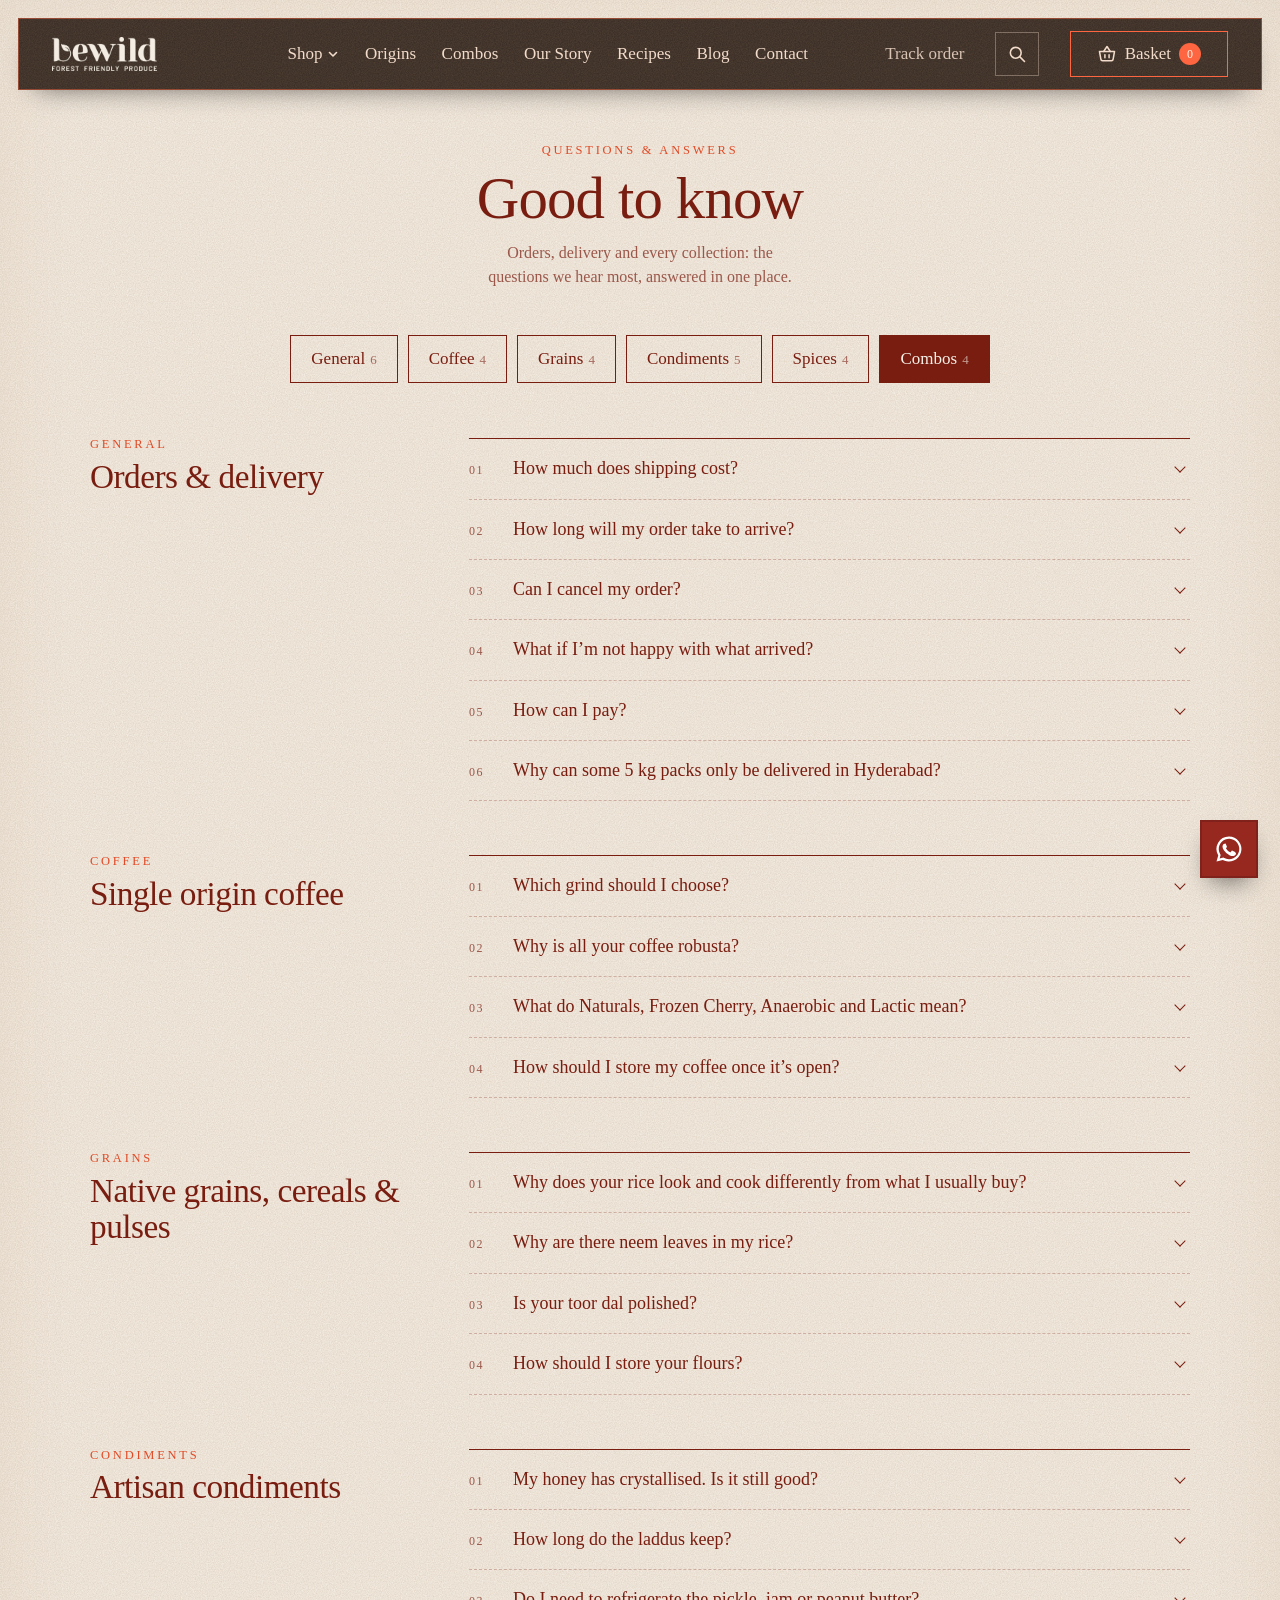
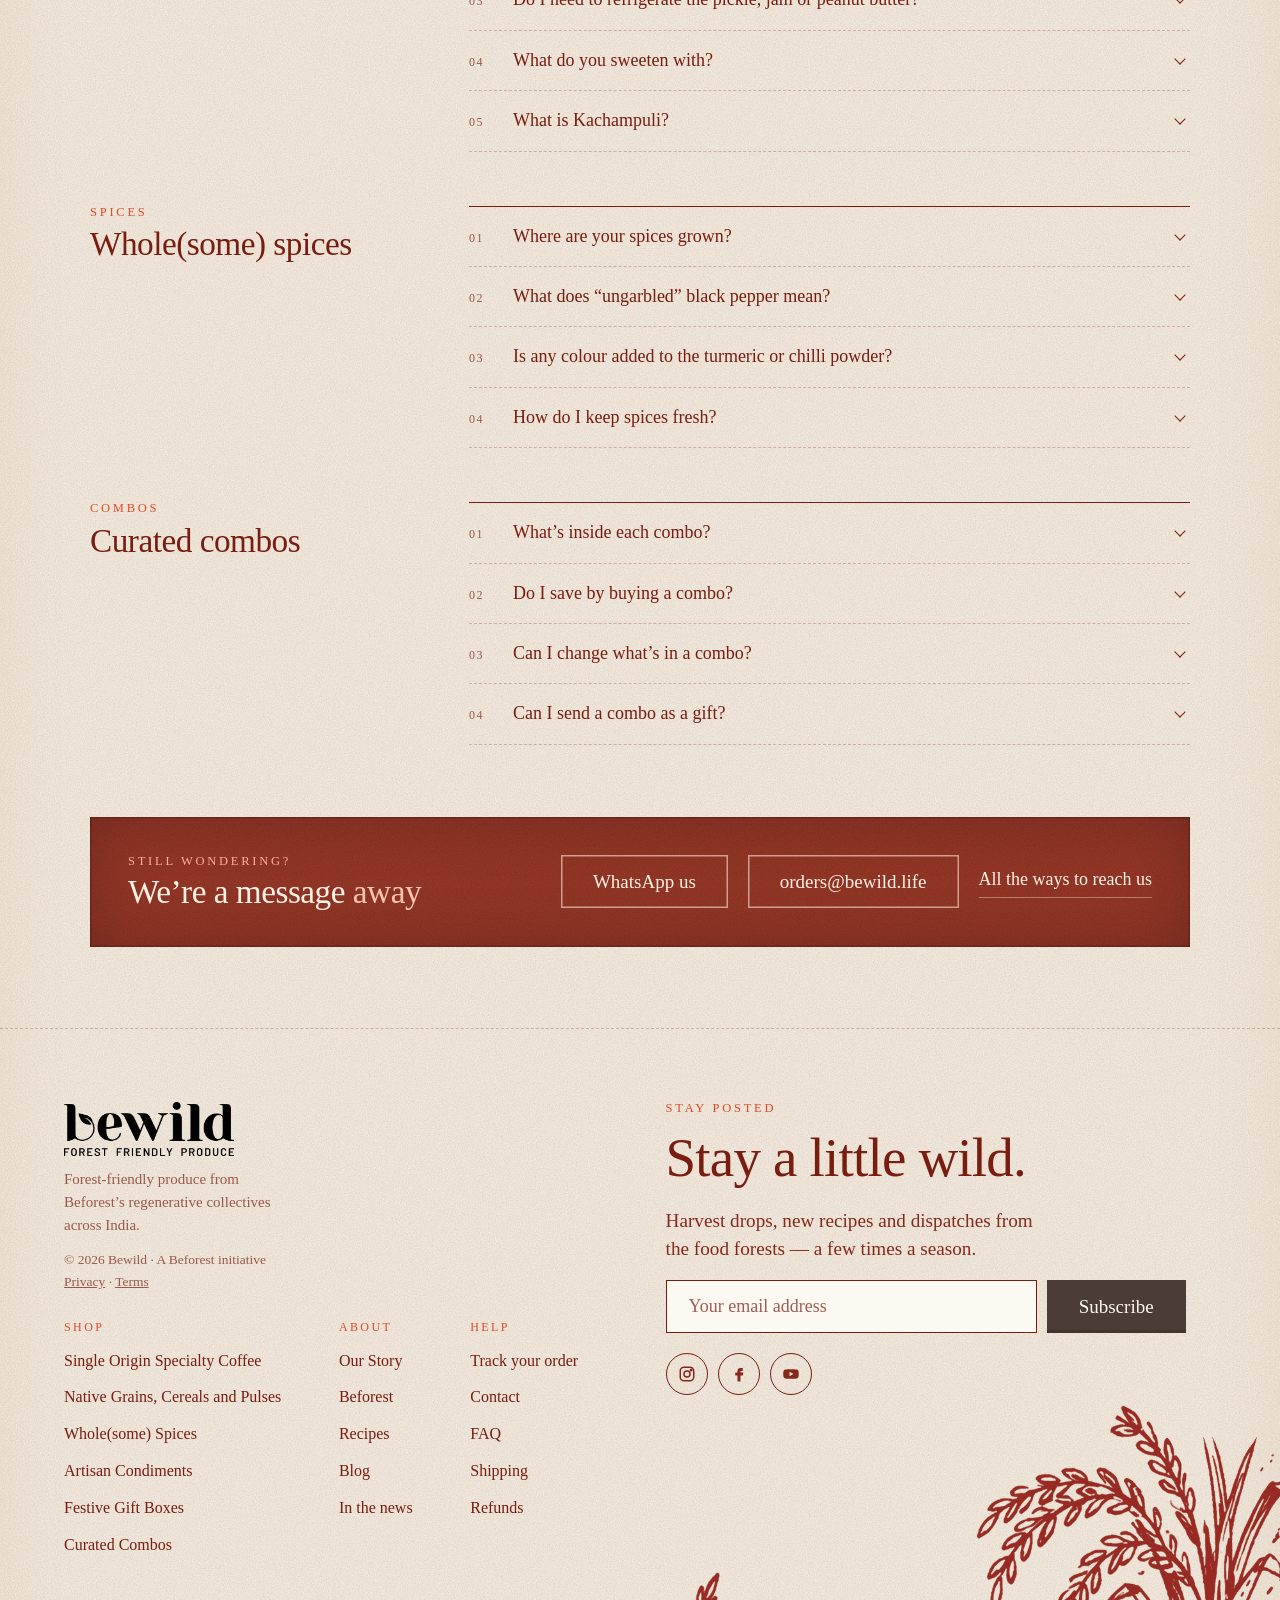
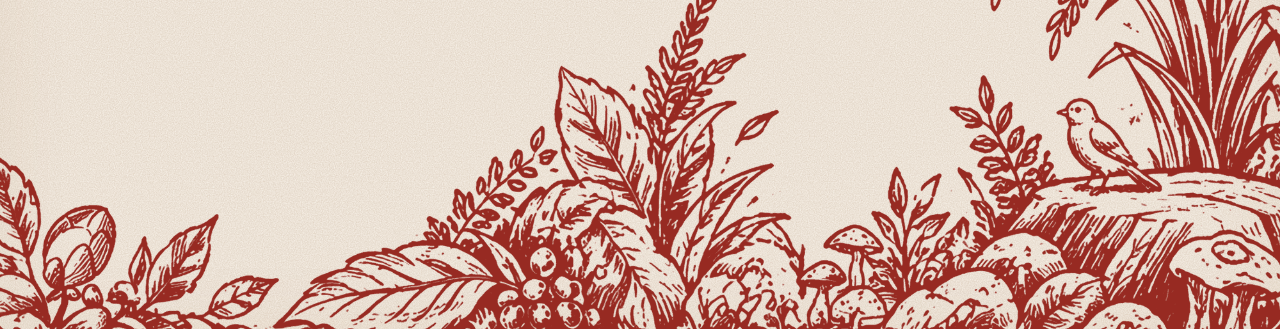
<file: faq.html>
<!doctype html>
<html lang="en">
<head>
  <meta charset="utf-8">
  <meta name="viewport" content="width=device-width, initial-scale=1">
  <title>FAQ — Bewild</title>
  <meta name="description" content="Answers about Bewild orders, shipping, cancellations and refunds, and about our coffee, grains, condiments, spices and combos.">
  <meta name="theme-color" content="#2f251f">
  <link rel="icon" href="https://bewild.life/cdn/shop/files/BEFOREST_MOTIF_FAVICON_32x32.png?v=1631021830">
  <link rel="preload" href="https://isdbyvwocudnlwzghphw.supabase.co/storage/v1/object/public/fonts_beforest_arizona/ABCArizonaFlare-Regular.cbcc518c.woff2" as="font" type="font/woff2" crossorigin>
  <link rel="preload" href="https://isdbyvwocudnlwzghphw.supabase.co/storage/v1/object/public/fonts_beforest_arizona/ABCArizonaFlare-Light.e9c1597c.woff2" as="font" type="font/woff2" crossorigin>
  <link rel="stylesheet" href="assets/css/style.css?v=20261103u">
  <link rel="stylesheet" href="assets/css/blog.css?v=20261024a">
  <link rel="stylesheet" href="assets/css/faq.css?v=20261102u">
</head>
<body class="faq-body">
  <a class="skip-link" href="#content">Skip to content</a>

  <div class="page">
    <main class="sheet">
      <div class="paper">

        <header class="site-header">
          <a class="header-logo" href="index.html"><img src="assets/img/bewild-logo-light.png?v=2" alt="Bewild home"></a>
          <button class="menu-btn" aria-expanded="false" aria-controls="main-nav">Menu</button>
          <nav class="nav" id="main-nav" aria-label="Main">
            <ul class="nav-links">
              <li class="has-menu">
                <a href="shop.html" aria-haspopup="true">Shop <svg class="chev" viewBox="0 0 12 12" aria-hidden="true"><path d="M2.5 4.5 6 8l3.5-3.5" fill="none" stroke="currentColor" stroke-width="1.6" stroke-linecap="round" stroke-linejoin="round"/></svg></a>
                <ul class="nav-menu">
                  <li><a href="shop.html">All Collections</a></li>
                  <li><a href="shop.html?cat=coffee">Single Origin Specialty Coffee</a></li>
                  <li><a href="shop.html?cat=grains">Native Grains, Cereals and Pulses</a></li>
                  <li><a href="shop.html?cat=spices">Whole(some) Spices</a></li>
                  <li><a href="shop.html?cat=condiments">Artisan Condiments</a></li>
                  <li><a href="gifting.html">Festive Gift Boxes</a></li>
                </ul>
              </li>
              <li><a href="index.html#origins">Origins</a></li>
              <li><a href="shop.html?cat=combos">Combos</a></li>
              <li><a href="our-story.html">Our Story</a></li>
              <li><a href="recipes.html">Recipes</a></li>
              <li><a href="blog.html">Blog</a></li>
              <li><a href="contact.html">Contact</a></li>
              <li class="nav-only-menu"><a href="track.html">Track your order</a></li>
            </ul>
            <a class="nav-track" href="track.html">Track order</a>
            <a class="cart-btn" href="#cart" data-open-cart>
              <svg viewBox="0 0 24 24" fill="none" stroke="currentColor" stroke-width="1.8" stroke-linecap="round" stroke-linejoin="round" aria-hidden="true"><path d="M3 9h18l-1.6 9.2a2 2 0 0 1-2 1.8H6.6a2 2 0 0 1-2-1.8L3 9z"/><path d="M8 9l4-6 4 6M9.5 13v3.5M14.5 13v3.5"/></svg>
              Basket <span class="cart-count">0</span>
            </a>
          </nav>
        </header>
        <span id="content" tabindex="-1"></span>


        <!-- ============ FAQ — every answer is written once in assets/js/faqs.js ============ -->
        <div class="faq-page">
          <header class="blog-head">
            <span class="kicker">Questions &amp; answers</span>
            <h1>Good to <em>know</em></h1>
            <p class="lead">Orders, delivery and every collection: the questions we hear most, answered in one place.</p>
          </header>
          <nav class="tabs faq-tabs" id="faq-tabs" aria-label="Question groups"></nav>
          <div class="faq-groups" id="faq-groups"></div>

          <section class="faq-help">
            <div><span class="kicker">Still wondering?</span><h2>We’re a message <em>away</em></h2></div>
            <div class="faq-help-links">
              <a class="btn" href="https://wa.me/919154137599" target="_blank" rel="noopener">WhatsApp us</a>
              <a class="btn btn--ghost" href="mailto:orders@bewild.life">orders@bewild.life</a>
              <a class="link-arrow" href="contact.html">All the ways to reach us</a>
            </div>
          </section>
        </div>

        <footer class="site-footer">
          <img class="footer-art" src="assets/img/footer-forest.png?v=5" alt="" aria-hidden="true" width="2000" height="822" decoding="async">
          <!-- all footer content sits in the open paper on the left; the rice plant and bird keep the right -->
          <div class="footer-inner">
            <div class="footer-cols">
              <div>
                <img class="footer-logo" src="assets/img/bewild-logo.png?v=2" alt="Bewild — Forest Friendly Produce">
                <p>Forest-friendly produce from Beforest’s regenerative collectives across India.</p>
                <p class="legal">© <span id="year">2026</span> Bewild · A Beforest initiative<br>
                  <a href="https://bewild.life/policies/privacy-policy">Privacy</a> · <a href="https://bewild.life/policies/terms-of-service">Terms</a></p>
              </div>
              <div>
                <h2>Shop</h2>
                <ul>
                  <li><a href="shop.html?cat=coffee">Single Origin Specialty Coffee</a></li>
                  <li><a href="shop.html?cat=grains">Native Grains, Cereals and Pulses</a></li>
                  <li><a href="shop.html?cat=spices">Whole(some) Spices</a></li>
                  <li><a href="shop.html?cat=condiments">Artisan Condiments</a></li>
                  <li><a href="gifting.html">Festive Gift Boxes</a></li>
                  <li><a href="shop.html?cat=combos">Curated Combos</a></li>
                </ul>
              </div>
              <div>
                <h2>About</h2>
                <ul>
                  <li><a href="our-story.html">Our Story</a></li>
                  <li><a href="https://beforest.co" target="_blank" rel="noopener">Beforest</a></li>
                  <li><a href="recipes.html">Recipes</a></li>
                  <li><a href="blog.html">Blog</a></li>
                  <li><a href="media.html">In the news</a></li>
                </ul>
              </div>
              <div>
                <h2>Help</h2>
                <ul>
                  <li><a href="track.html">Track your order</a></li>
                  <li><a href="contact.html">Contact</a></li>
                  <li><a href="faq.html">FAQ</a></li>
                  <li><a href="https://bewild.life/policies/shipping-policy" target="_blank" rel="noopener">Shipping</a></li>
                  <li><a href="https://bewild.life/policies/refund-policy" target="_blank" rel="noopener">Refunds</a></li>
                </ul>
              </div>
            </div>
            <div class="signup">
              <div>
                <span class="kicker">Stay posted</span>
                <h2>Stay a little <em>wild.</em></h2>
                <p class="lead">Harvest drops, new recipes and dispatches from the food forests — a few times a season.</p>
              </div>
              <form action="https://bewild.life/contact#footer-signup" method="post" accept-charset="UTF-8">
                <input type="hidden" name="form_type" value="customer">
                <input type="hidden" name="utf8" value="✓">
                <input type="hidden" name="contact[tags]" value="newsletter">
                <label class="sr-only" for="email">Email address</label>
                <input id="email" type="email" name="contact[email]" placeholder="Your email address" required autocomplete="email">
                <button class="btn" type="submit">Subscribe</button>
              </form>
              <div class="socials">
                <a href="https://www.instagram.com/bewild.life/" target="_blank" rel="noopener" aria-label="Instagram"><svg viewBox="0 0 24 24" fill="none" stroke="currentColor" stroke-width="2"><rect x="3" y="3" width="18" height="18" rx="5"/><circle cx="12" cy="12" r="4"/><circle cx="17.5" cy="6.5" r="1" fill="currentColor"/></svg></a>
                <a href="https://www.facebook.com/bewildproduce" target="_blank" rel="noopener" aria-label="Facebook"><svg viewBox="0 0 24 24" fill="currentColor"><path d="M14 8h3V4h-3a4 4 0 0 0-4 4v2H7v4h3v8h4v-8h3l1-4h-4V8z"/></svg></a>
                <a href="https://www.youtube.com/c/BeforestFarming" target="_blank" rel="noopener" aria-label="YouTube"><svg viewBox="0 0 24 24" fill="currentColor"><path d="M22 8.2a3 3 0 0 0-2.1-2.1C18 5.6 12 5.6 12 5.6s-6 0-7.9.5A3 3 0 0 0 2 8.2 31 31 0 0 0 1.6 12 31 31 0 0 0 2 15.8a3 3 0 0 0 2.1 2.1c1.9.5 7.9.5 7.9.5s6 0 7.9-.5a3 3 0 0 0 2.1-2.1 31 31 0 0 0 .4-3.8 31 31 0 0 0-.4-3.8zM10 15V9l5.2 3z"/></svg></a>
              </div>
            </div>
          </div>
        </footer>
      </div>
    </main>
  </div>

  <script src="assets/js/products.js?v=20261026a"></script>
  <script src="assets/js/gift-boxes.js?v=20261102b"></script>
  <script src="assets/js/main.js?v=20261102z"></script>
  <script src="assets/js/faqs.js?v=20261102u"></script>
  <script src="assets/js/faq.js?v=20261102v"></script>
  <script src="assets/js/motion.js?v=20261025a" defer></script>
</body>
</html>
</file>
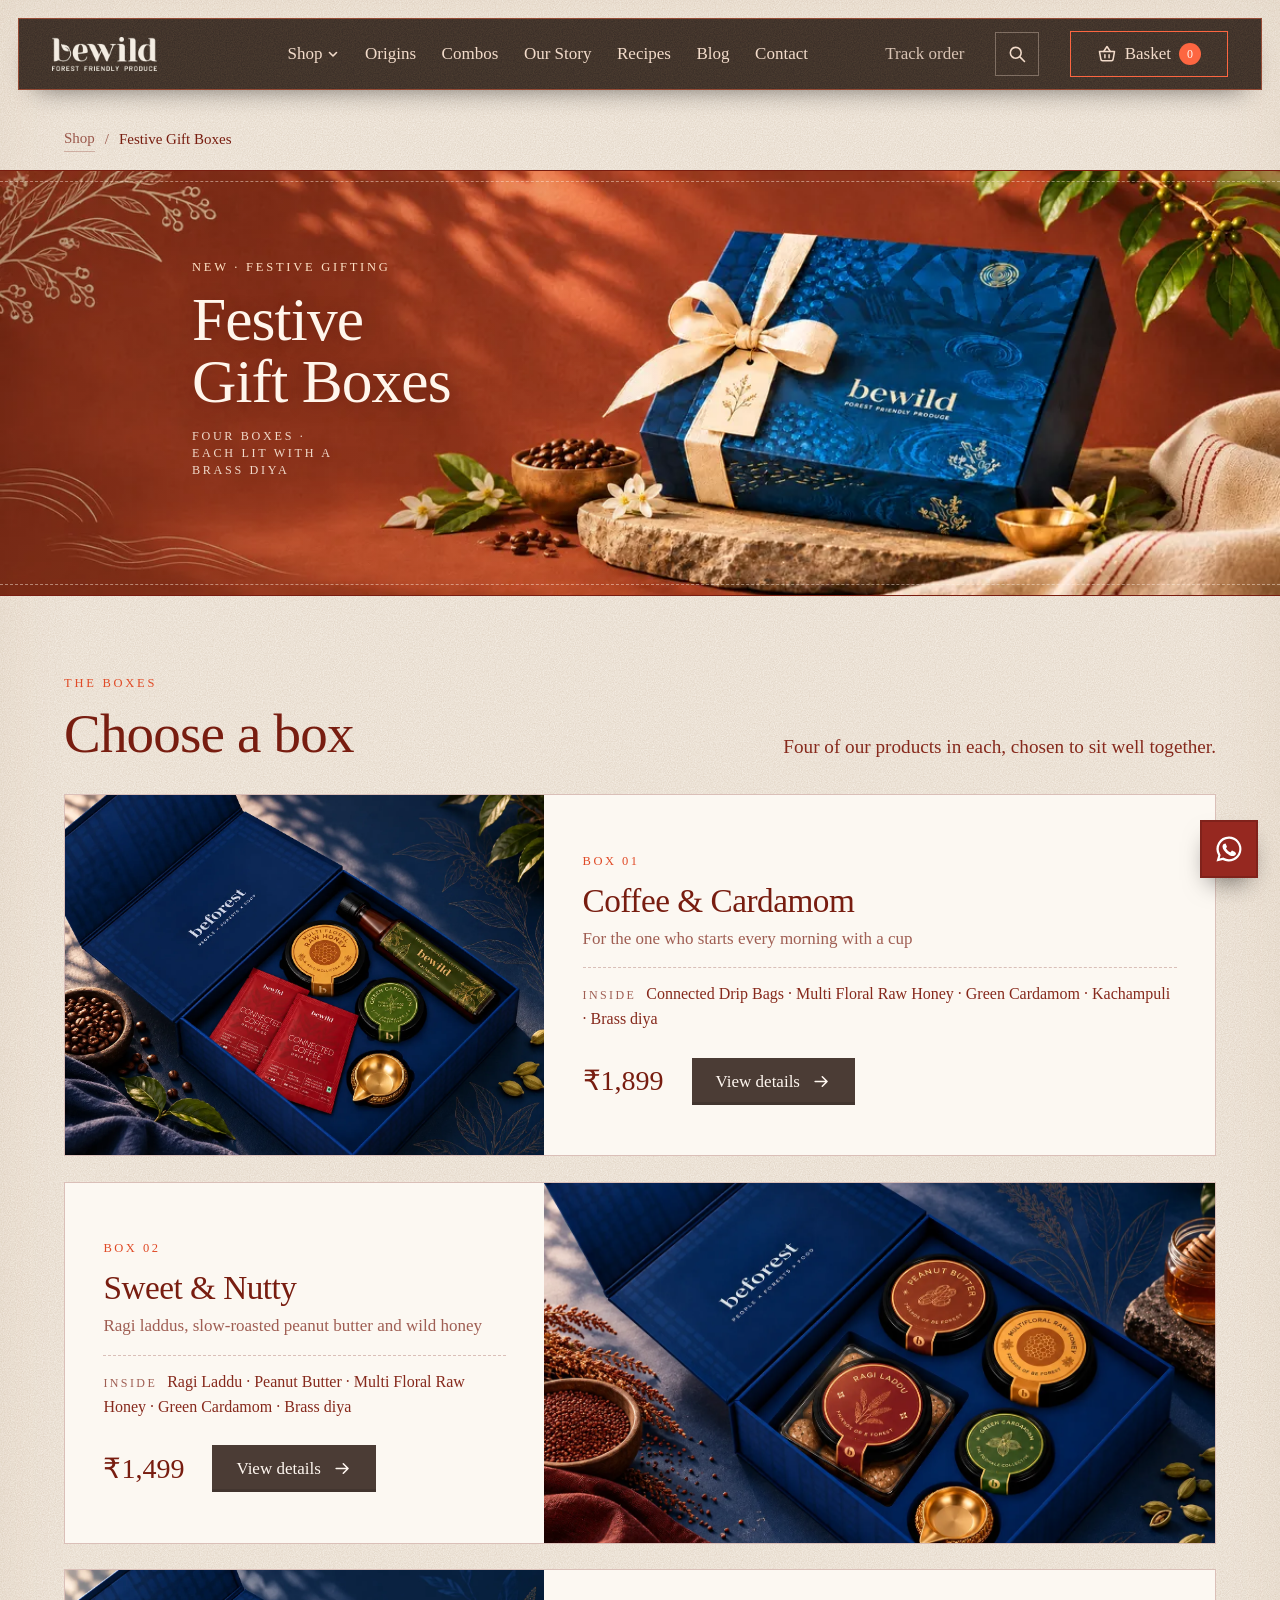
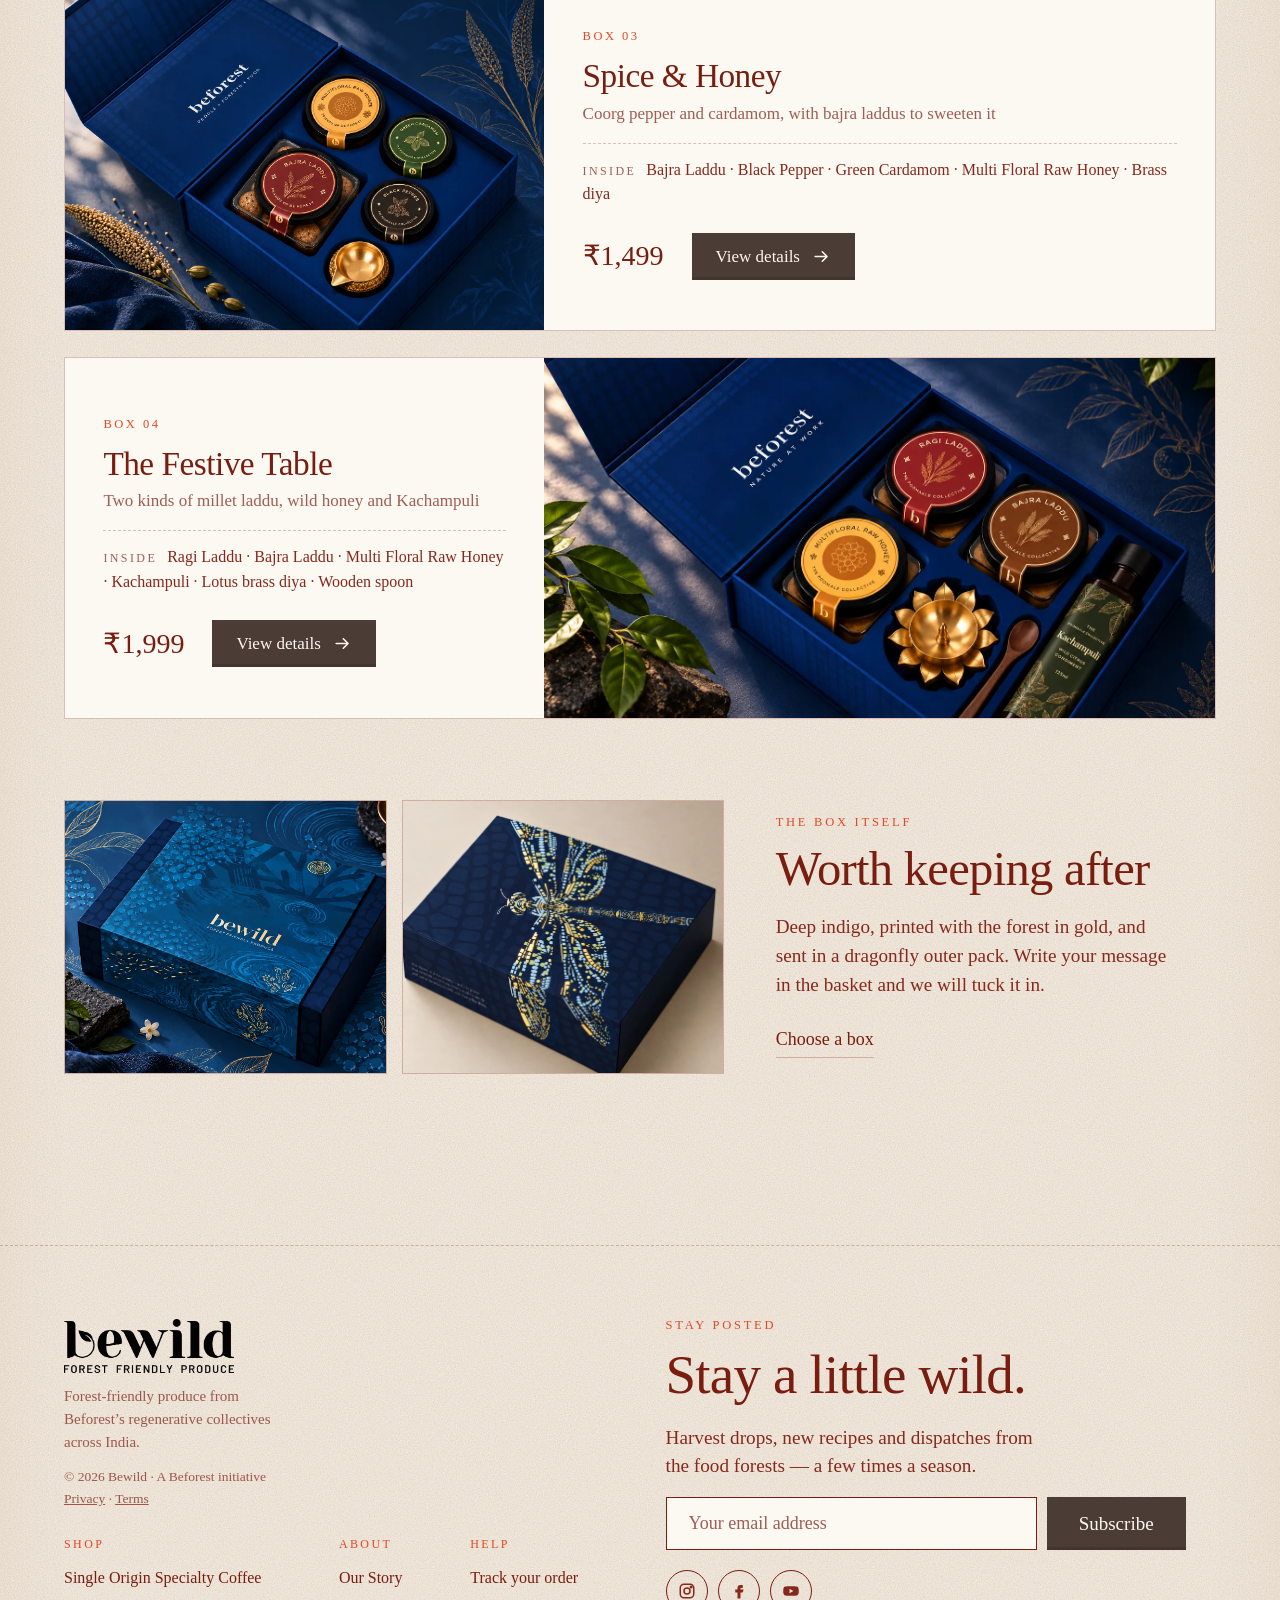
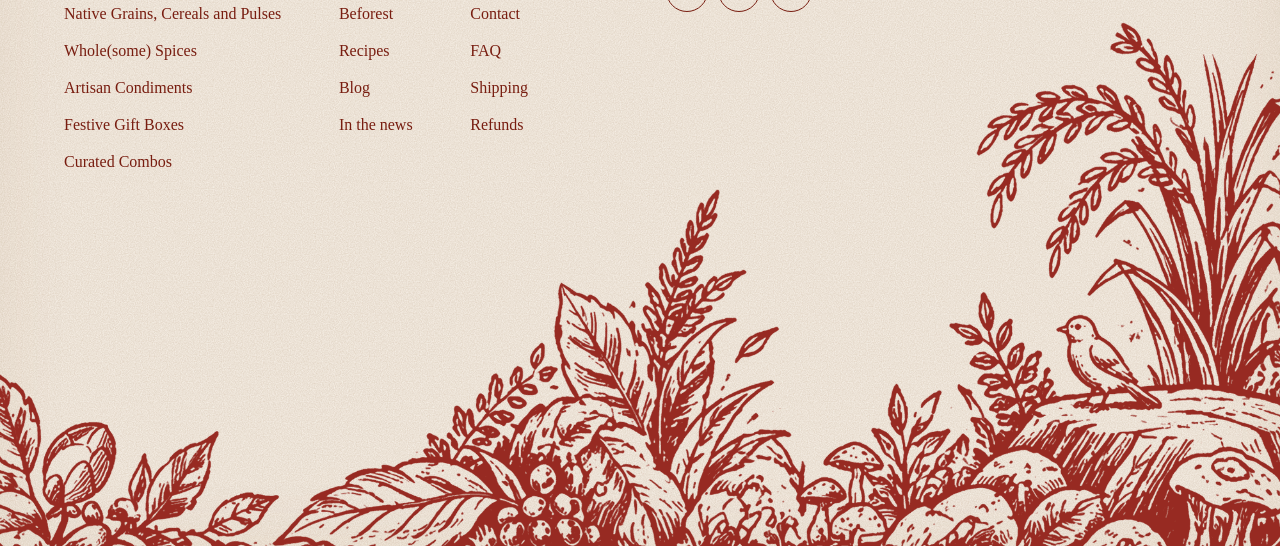
<file: gifting.html>
<!doctype html>
<html lang="en">
<head>
  <meta charset="utf-8">
  <meta name="viewport" content="width=device-width, initial-scale=1">
  <title>Festive Gift Boxes — Bewild</title>
  <meta name="description" content="Four festive gift boxes of forest-grown honey, spices, coffee and millet laddus, each with a brass diya, packed in an indigo Bewild box.">
  <meta name="theme-color" content="#2f251f">
  <link rel="icon" href="https://bewild.life/cdn/shop/files/BEFOREST_MOTIF_FAVICON_32x32.png?v=1631021830">
  <link rel="preload" href="https://isdbyvwocudnlwzghphw.supabase.co/storage/v1/object/public/fonts_beforest_arizona/ABCArizonaFlare-Regular.cbcc518c.woff2" as="font" type="font/woff2" crossorigin>
  <link rel="preload" href="https://isdbyvwocudnlwzghphw.supabase.co/storage/v1/object/public/fonts_beforest_arizona/ABCArizonaFlare-Light.e9c1597c.woff2" as="font" type="font/woff2" crossorigin>
  <link rel="stylesheet" href="assets/css/style.css?v=20261103u">
</head>
<body>
  <a class="skip-link" href="#content">Skip to content</a>

  <div class="page">
    <main class="sheet">
      <div class="paper">

        <header class="site-header">
          <a class="header-logo" href="index.html"><img src="assets/img/bewild-logo-light.png?v=2" alt="Bewild home"></a>
          <button class="menu-btn" aria-expanded="false" aria-controls="main-nav">Menu</button>
          <nav class="nav" id="main-nav" aria-label="Main">
            <ul class="nav-links">
              <li class="has-menu">
                <a href="shop.html" aria-haspopup="true">Shop <svg class="chev" viewBox="0 0 12 12" aria-hidden="true"><path d="M2.5 4.5 6 8l3.5-3.5" fill="none" stroke="currentColor" stroke-width="1.6" stroke-linecap="round" stroke-linejoin="round"/></svg></a>
                <ul class="nav-menu">
                  <li><a href="shop.html">All Collections</a></li>
                  <li><a href="shop.html?cat=coffee">Single Origin Specialty Coffee</a></li>
                  <li><a href="shop.html?cat=grains">Native Grains, Cereals and Pulses</a></li>
                  <li><a href="shop.html?cat=spices">Whole(some) Spices</a></li>
                  <li><a href="shop.html?cat=condiments">Artisan Condiments</a></li>
                  <li><a href="gifting.html" aria-current="page">Festive Gift Boxes</a></li>
                </ul>
              </li>
              <li><a href="index.html#origins">Origins</a></li>
              <li><a href="shop.html?cat=combos">Combos</a></li>
              <li><a href="our-story.html">Our Story</a></li>
              <li><a href="recipes.html">Recipes</a></li>
              <li><a href="blog.html">Blog</a></li>
              <li><a href="contact.html">Contact</a></li>
              <li class="nav-only-menu"><a href="track.html">Track your order</a></li>
            </ul>
            <a class="nav-track" href="track.html">Track order</a>
            <a class="cart-btn" href="#cart" data-open-cart>
              <svg viewBox="0 0 24 24" fill="none" stroke="currentColor" stroke-width="1.8" stroke-linecap="round" stroke-linejoin="round" aria-hidden="true"><path d="M3 9h18l-1.6 9.2a2 2 0 0 1-2 1.8H6.6a2 2 0 0 1-2-1.8L3 9z"/><path d="M8 9l4-6 4 6M9.5 13v3.5M14.5 13v3.5"/></svg>
              Basket <span class="cart-count">0</span>
            </a>
          </nav>
        </header>
        <span id="content" tabindex="-1"></span>

        <!-- ============ GIFT BOXES — a collection page of its own (linked from the home banner and the Shop menu) ============ -->
        <p class="crumbs"><a href="shop.html">Shop</a><span aria-hidden="true">/</span><b>Festive Gift Boxes</b></p>
        <!-- the same terracotta still life as the home banner, so the page picks up where the banner left off -->
        <section class="gift-banner gift-banner--hero" aria-labelledby="gifting-title">
          <picture class="gift-photo" aria-hidden="true">
            <source media="(max-width: 900px)" srcset="assets/img/gifting/banner-terracotta-1200.webp">
            <img src="assets/img/gifting/banner-terracotta.webp" alt="" width="2172" height="724">
          </picture>
          <div class="gift-copy">
            <span class="kicker">New · Festive gifting</span>
            <h1 id="gifting-title">Festive<br><em>Gift Boxes</em></h1>
            <p class="gift-line">Four boxes · Each lit with a brass diya</p>
          </div>
        </section>

        <div class="chapters" style="padding-bottom:90px">
          <section class="chapter" id="boxes">
            <div class="chapter-head split">
              <div>
                <span class="kicker">The boxes</span>
                <h2>Choose <em>a box</em></h2>
              </div>
              <p class="lead">Four of our products in each, chosen to sit well together.</p>
            </div>
            <div class="gift-list" id="gift-grid"></div>
          </section>

          <section class="chapter gift-wrap" id="the-box">
            <div class="gift-wrap-photos">
              <img src="assets/img/gifting/gift-box-closed.webp" alt="The closed Bewild gift box, deep indigo printed with the forest in gold" loading="lazy" width="1536" height="1024">
              <img src="assets/img/gifting/outer-pack.webp" alt="The indigo outer pack with a dragonfly drawn in gold and blue" loading="lazy" width="1437" height="1095">
            </div>
            <div class="gift-wrap-copy">
              <span class="kicker">The box itself</span>
              <h2>Worth keeping <em>after</em></h2>
              <p class="lead">Deep indigo, printed with the forest in gold, and sent in a dragonfly outer pack. Write your message in the basket and we will tuck it in.</p>
              <a class="link-arrow" href="#boxes">Choose a box</a>
            </div>
          </section>
        </div>

        <!-- ============ FOOTER — the last page of the same sheet ============ -->
        <footer class="site-footer">
          <img class="footer-art" src="assets/img/footer-forest.png?v=5" alt="" aria-hidden="true" width="2000" height="822" decoding="async">
          <!-- all footer content sits in the open paper on the left; the rice plant and bird keep the right -->
          <div class="footer-inner">
            <div class="footer-cols">
              <div>
                <img class="footer-logo" src="assets/img/bewild-logo.png?v=2" alt="Bewild — Forest Friendly Produce">
                <p>Forest-friendly produce from Beforest’s regenerative collectives across India.</p>
                <p class="legal">© <span id="year">2026</span> Bewild · A Beforest initiative<br>
                  <a href="https://bewild.life/policies/privacy-policy">Privacy</a> · <a href="https://bewild.life/policies/terms-of-service">Terms</a></p>
              </div>
              <div>
                <h2>Shop</h2>
                <ul>
                  <li><a href="shop.html?cat=coffee">Single Origin Specialty Coffee</a></li>
                  <li><a href="shop.html?cat=grains">Native Grains, Cereals and Pulses</a></li>
                  <li><a href="shop.html?cat=spices">Whole(some) Spices</a></li>
                  <li><a href="shop.html?cat=condiments">Artisan Condiments</a></li>
                  <li><a href="gifting.html">Festive Gift Boxes</a></li>
                  <li><a href="shop.html?cat=combos">Curated Combos</a></li>
                </ul>
              </div>
              <div>
                <h2>About</h2>
                <ul>
                  <li><a href="our-story.html">Our Story</a></li>
                  <li><a href="https://beforest.co" target="_blank" rel="noopener">Beforest</a></li>
                  <li><a href="recipes.html">Recipes</a></li>
                  <li><a href="blog.html">Blog</a></li>
                  <li><a href="media.html">In the news</a></li>
                </ul>
              </div>
              <div>
                <h2>Help</h2>
                <ul>
                  <li><a href="track.html">Track your order</a></li>
                  <li><a href="contact.html">Contact</a></li>
                  <li><a href="faq.html">FAQ</a></li>
                  <li><a href="https://bewild.life/policies/shipping-policy" target="_blank" rel="noopener">Shipping</a></li>
                  <li><a href="https://bewild.life/policies/refund-policy" target="_blank" rel="noopener">Refunds</a></li>
                </ul>
              </div>
            </div>
            <div class="signup">
              <div>
                <span class="kicker">Stay posted</span>
                <h2>Stay a little <em>wild.</em></h2>
                <p class="lead">Harvest drops, new recipes and dispatches from the food forests — a few times a season.</p>
              </div>
              <form action="https://bewild.life/contact#footer-signup" method="post" accept-charset="UTF-8">
                <input type="hidden" name="form_type" value="customer">
                <input type="hidden" name="utf8" value="✓">
                <input type="hidden" name="contact[tags]" value="newsletter">
                <label class="sr-only" for="email">Email address</label>
                <input id="email" type="email" name="contact[email]" placeholder="Your email address" required autocomplete="email">
                <button class="btn" type="submit">Subscribe</button>
              </form>
              <div class="socials">
                <a href="https://www.instagram.com/bewild.life/" target="_blank" rel="noopener" aria-label="Instagram"><svg viewBox="0 0 24 24" fill="none" stroke="currentColor" stroke-width="2"><rect x="3" y="3" width="18" height="18" rx="5"/><circle cx="12" cy="12" r="4"/><circle cx="17.5" cy="6.5" r="1" fill="currentColor"/></svg></a>
                <a href="https://www.facebook.com/bewildproduce" target="_blank" rel="noopener" aria-label="Facebook"><svg viewBox="0 0 24 24" fill="currentColor"><path d="M14 8h3V4h-3a4 4 0 0 0-4 4v2H7v4h3v8h4v-8h3l1-4h-4V8z"/></svg></a>
                <a href="https://www.youtube.com/c/BeforestFarming" target="_blank" rel="noopener" aria-label="YouTube"><svg viewBox="0 0 24 24" fill="currentColor"><path d="M22 8.2a3 3 0 0 0-2.1-2.1C18 5.6 12 5.6 12 5.6s-6 0-7.9.5A3 3 0 0 0 2 8.2 31 31 0 0 0 1.6 12 31 31 0 0 0 2 15.8a3 3 0 0 0 2.1 2.1c1.9.5 7.9.5 7.9.5s6 0 7.9-.5a3 3 0 0 0 2.1-2.1 31 31 0 0 0 .4-3.8 31 31 0 0 0-.4-3.8zM10 15V9l5.2 3z"/></svg></a>
              </div>
            </div>
          </div>
        </footer>
      </div>
    </main>
  </div>

  <script src="assets/js/products.js?v=20261026a"></script>
  <script src="assets/js/gift-boxes.js?v=20261102b"></script>
  <script src="assets/js/main.js?v=20261102z"></script>
  <script src="assets/js/gifting.js?v=20261102b"></script>
  <script src="assets/js/motion.js?v=20261025a" defer></script>
</body>
</html>
</file>
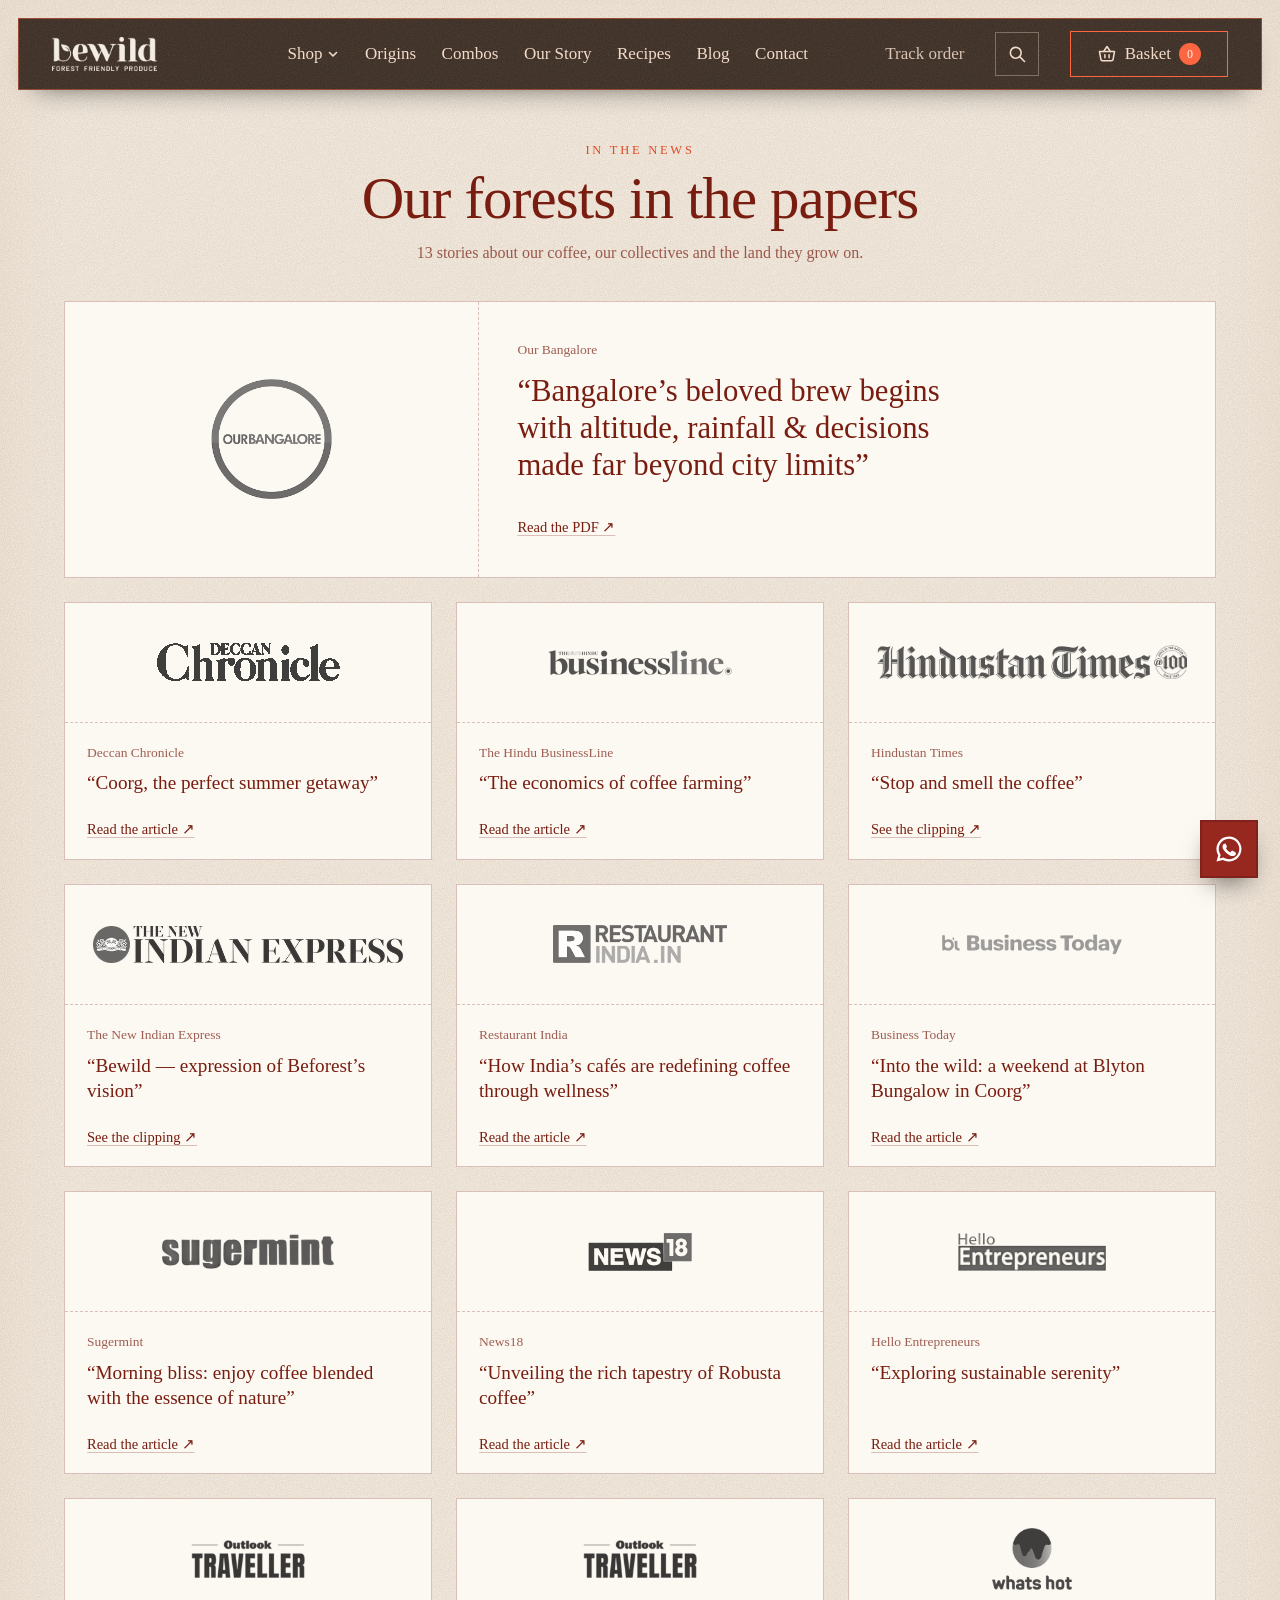
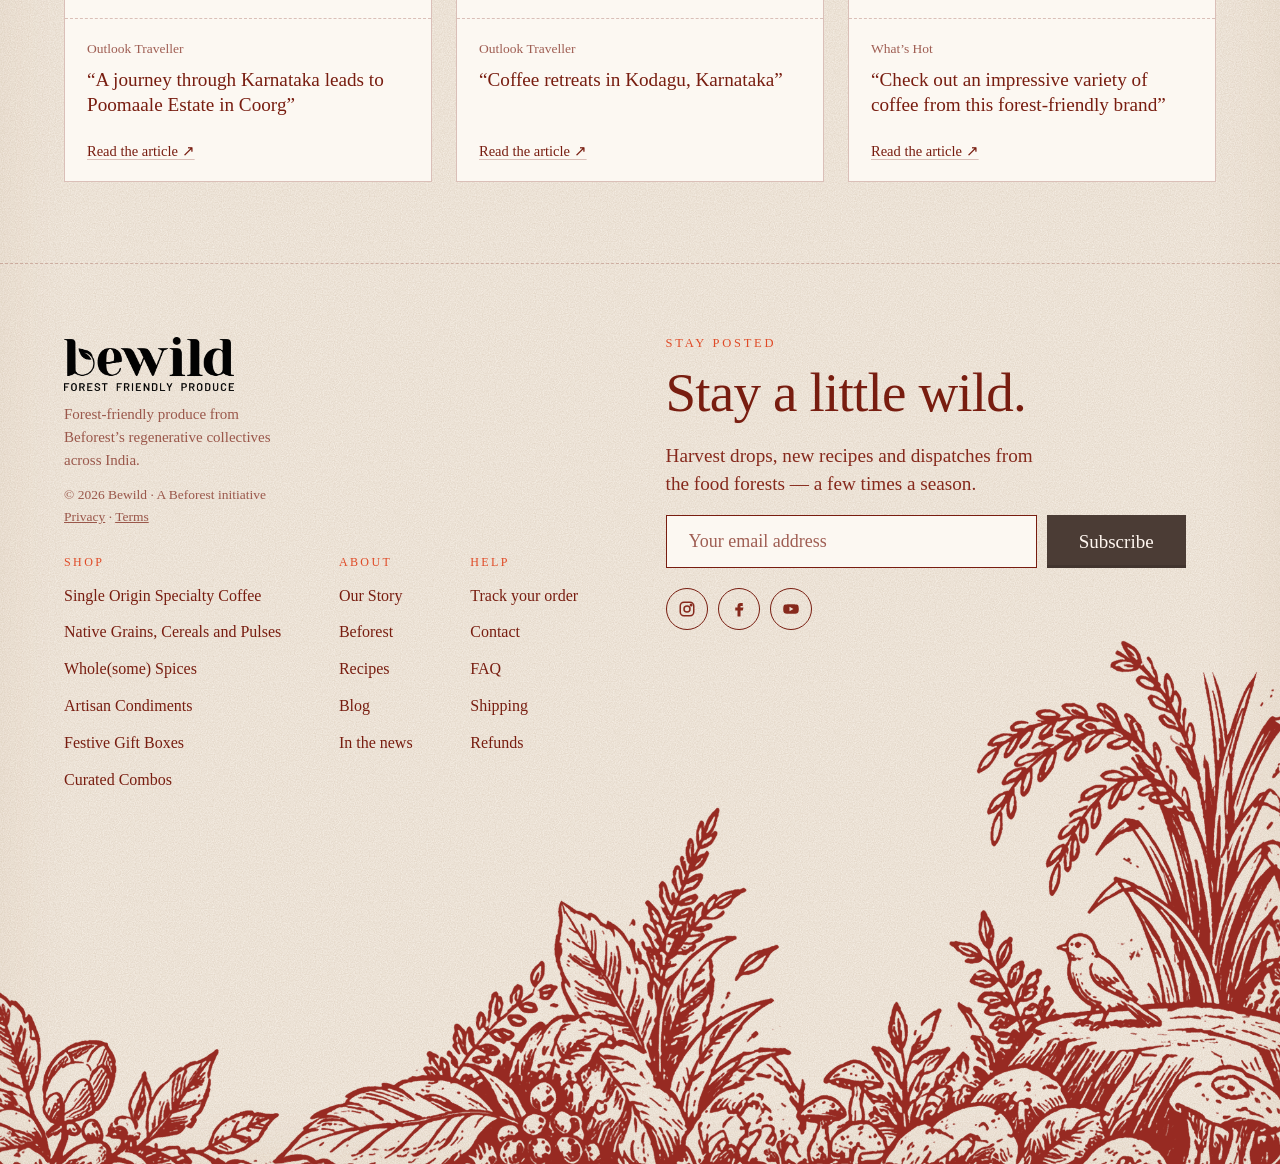
<file: media.html>
<!doctype html>
<html lang="en">
<head>
  <meta charset="utf-8">
  <meta name="viewport" content="width=device-width, initial-scale=1">
  <title>In the News — Bewild</title>
  <meta name="description" content="Bewild in the news: stories about our coffee, collectives and forests from Deccan Chronicle, The Hindu BusinessLine, Hindustan Times and more.">
  <meta name="theme-color" content="#2f251f">
  <link rel="icon" href="https://bewild.life/cdn/shop/files/BEFOREST_MOTIF_FAVICON_32x32.png?v=1631021830">
  <link rel="preload" href="https://isdbyvwocudnlwzghphw.supabase.co/storage/v1/object/public/fonts_beforest_arizona/ABCArizonaFlare-Regular.cbcc518c.woff2" as="font" type="font/woff2" crossorigin>
  <link rel="preload" href="https://isdbyvwocudnlwzghphw.supabase.co/storage/v1/object/public/fonts_beforest_arizona/ABCArizonaFlare-Light.e9c1597c.woff2" as="font" type="font/woff2" crossorigin>
  <link rel="stylesheet" href="assets/css/style.css?v=20261103u">
  <link rel="stylesheet" href="assets/css/blog.css?v=20261024a">
  <link rel="stylesheet" href="assets/css/media.css?v=20261025b">
</head>
<body class="media-body">
  <a class="skip-link" href="#content">Skip to content</a>

  <div class="page">
    <main class="sheet">
      <div class="paper">

        <header class="site-header">
          <a class="header-logo" href="index.html"><img src="assets/img/bewild-logo-light.png?v=2" alt="Bewild home"></a>
          <button class="menu-btn" aria-expanded="false" aria-controls="main-nav">Menu</button>
          <nav class="nav" id="main-nav" aria-label="Main">
            <ul class="nav-links">
              <li class="has-menu">
                <a href="shop.html" aria-haspopup="true">Shop <svg class="chev" viewBox="0 0 12 12" aria-hidden="true"><path d="M2.5 4.5 6 8l3.5-3.5" fill="none" stroke="currentColor" stroke-width="1.6" stroke-linecap="round" stroke-linejoin="round"/></svg></a>
                <ul class="nav-menu">
                  <li><a href="shop.html">All Collections</a></li>
                  <li><a href="shop.html?cat=coffee">Single Origin Specialty Coffee</a></li>
                  <li><a href="shop.html?cat=grains">Native Grains, Cereals and Pulses</a></li>
                  <li><a href="shop.html?cat=spices">Whole(some) Spices</a></li>
                  <li><a href="shop.html?cat=condiments">Artisan Condiments</a></li>
                  <li><a href="gifting.html">Festive Gift Boxes</a></li>
                </ul>
              </li>
              <li><a href="index.html#origins">Origins</a></li>
              <li><a href="shop.html?cat=combos">Combos</a></li>
              <li><a href="our-story.html">Our Story</a></li>
              <li><a href="recipes.html">Recipes</a></li>
              <li><a href="blog.html">Blog</a></li>
              <li><a href="contact.html">Contact</a></li>
              <li class="nav-only-menu"><a href="track.html">Track your order</a></li>
            </ul>
            <a class="nav-track" href="track.html">Track order</a>
            <a class="cart-btn" href="#cart" data-open-cart>
              <svg viewBox="0 0 24 24" fill="none" stroke="currentColor" stroke-width="1.8" stroke-linecap="round" stroke-linejoin="round" aria-hidden="true"><path d="M3 9h18l-1.6 9.2a2 2 0 0 1-2 1.8H6.6a2 2 0 0 1-2-1.8L3 9z"/><path d="M8 9l4-6 4 6M9.5 13v3.5M14.5 13v3.5"/></svg>
              Basket <span class="cart-count">0</span>
            </a>
          </nav>
        </header>
        <span id="content" tabindex="-1"></span>


        <!-- ============ MEDIA — every mention listed on bewild.life/pages/media ============ -->
        <div class="media-page">
          <header class="blog-head">
            <span class="kicker">In the news</span>
            <h1>Our forests <em>in the papers</em></h1>
            <p class="lead">13 stories about our coffee, our collectives and the land they grow on.</p>
          </header>
          <ol class="mentions">
            <li class="mention-feature"><a class="mention" href="https://cdn.shopify.com/s/files/1/0367/0831/9276/files/Coffee.pdf?v=1775129056" target="_blank" rel="noopener">
              <span class="mention-logo"><img src="assets/img/press/our-bangalore.png?v=2" alt="Our Bangalore" loading="lazy"></span>
              <span class="mention-text"><small>Our Bangalore</small><b>“Bangalore’s beloved brew begins with altitude, rainfall & decisions made far beyond city limits”</b><span class="mention-go">Read the PDF ↗</span></span>
            </a></li>
            <li><a class="mention" href="https://www.deccanchronicle.com/lifestyle/travel/coorg-the-perfect-summer-getaway-894668" target="_blank" rel="noopener">
              <span class="mention-logo"><img src="assets/img/press/deccan-chronicle.png?v=2" alt="Deccan Chronicle" loading="lazy"></span>
              <span class="mention-text"><small>Deccan Chronicle</small><b>“Coorg, the perfect summer getaway”</b><span class="mention-go">Read the article ↗</span></span>
            </a></li>
            <li><a class="mention" href="https://www.thehindubusinessline.com/economy/agri-business/the-economics-of-coffee-farming-how-global-demand-influences-local-coffee-farmers/article69466153.ece" target="_blank" rel="noopener">
              <span class="mention-logo"><img src="assets/img/press/businessline.png?v=2" alt="The Hindu BusinessLine" loading="lazy"></span>
              <span class="mention-text"><small>The Hindu BusinessLine</small><b>“The economics of coffee farming”</b><span class="mention-go">Read the article ↗</span></span>
            </a></li>
            <li><a class="mention" href="https://cdn.shopify.com/s/files/1/0367/0831/9276/files/unnamed.webp?v=1756983114" target="_blank" rel="noopener">
              <span class="mention-logo"><img src="assets/img/press/hindustan-times.png?v=2" alt="Hindustan Times" loading="lazy"></span>
              <span class="mention-text"><small>Hindustan Times</small><b>“Stop and smell the coffee”</b><span class="mention-go">See the clipping ↗</span></span>
            </a></li>
            <li><a class="mention" href="https://cdn.shopify.com/s/files/1/0367/0831/9276/files/f6f3a927-a3c3-4da6-b944-3be837701fb8.jpg?v=1756983291" target="_blank" rel="noopener">
              <span class="mention-logo"><img src="assets/img/press/new-indian-express.png?v=2" alt="The New Indian Express" loading="lazy"></span>
              <span class="mention-text"><small>The New Indian Express</small><b>“Bewild — expression of Beforest’s vision”</b><span class="mention-go">See the clipping ↗</span></span>
            </a></li>
            <li><a class="mention" href="https://www.restaurantindia.in/article/how-india-s-caf-s-are-redefining-coffee-through-wellness.14909" target="_blank" rel="noopener">
              <span class="mention-logo"><img src="assets/img/press/restaurant-india.png?v=2" alt="Restaurant India" loading="lazy"></span>
              <span class="mention-text"><small>Restaurant India</small><b>“How India’s cafés are redefining coffee through wellness”</b><span class="mention-go">Read the article ↗</span></span>
            </a></li>
            <li><a class="mention" href="https://www.businesstoday.in/lifestyle/travel/story/into-the-wild-a-weekend-at-blyton-bungalow-in-coorg-463397-2025-02-06" target="_blank" rel="noopener">
              <span class="mention-logo"><img src="assets/img/press/business-today.png?v=2" alt="Business Today" loading="lazy"></span>
              <span class="mention-text"><small>Business Today</small><b>“Into the wild: a weekend at Blyton Bungalow in Coorg”</b><span class="mention-go">Read the article ↗</span></span>
            </a></li>
            <li><a class="mention" href="https://sugermint.com/morning-bliss-enjoy-coffee-blended-with-the-essence-of-nature/" target="_blank" rel="noopener">
              <span class="mention-logo"><img src="assets/img/press/sugermint.png?v=2" alt="Sugermint" loading="lazy"></span>
              <span class="mention-text"><small>Sugermint</small><b>“Morning bliss: enjoy coffee blended with the essence of nature”</b><span class="mention-go">Read the article ↗</span></span>
            </a></li>
            <li><a class="mention" href="https://www.news18.com/lifestyle/unveiling-the-rich-tapestry-of-robusta-coffee-a-journey-of-flavors-aromas-resilience-8663092.html" target="_blank" rel="noopener">
              <span class="mention-logo"><img src="assets/img/press/news18.png?v=2" alt="News18" loading="lazy"></span>
              <span class="mention-text"><small>News18</small><b>“Unveiling the rich tapestry of Robusta coffee”</b><span class="mention-go">Read the article ↗</span></span>
            </a></li>
            <li><a class="mention" href="https://helloentrepreneurs.com/brand-saga/exploring-sustainable-serenity-a-guide-to-eco-friendly-staycations-39050/" target="_blank" rel="noopener">
              <span class="mention-logo"><img src="assets/img/press/hello-entrepreneurs.png?v=2" alt="Hello Entrepreneurs" loading="lazy"></span>
              <span class="mention-text"><small>Hello Entrepreneurs</small><b>“Exploring sustainable serenity”</b><span class="mention-go">Read the article ↗</span></span>
            </a></li>
            <li><a class="mention" href="https://www.outlooktraveller.com/stay/hotel-review-blyton-bungalow-coorg" target="_blank" rel="noopener">
              <span class="mention-logo"><img src="assets/img/press/outlook-traveller.png?v=2" alt="Outlook Traveller" loading="lazy"></span>
              <span class="mention-text"><small>Outlook Traveller</small><b>“A journey through Karnataka leads to Poomaale Estate in Coorg”</b><span class="mention-go">Read the article ↗</span></span>
            </a></li>
            <li><a class="mention" href="https://www.outlooktraveller.com/stay/monsoon-trip-to-coffee-retreats-in-coorg-karnataka" target="_blank" rel="noopener">
              <span class="mention-logo"><img src="assets/img/press/outlook-traveller.png?v=2" alt="Outlook Traveller" loading="lazy"></span>
              <span class="mention-text"><small>Outlook Traveller</small><b>“Coffee retreats in Kodagu, Karnataka”</b><span class="mention-go">Read the article ↗</span></span>
            </a></li>
            <li><a class="mention" href="https://www.whatshot.in/hyderabad/check-out-an-amazing-range-of-coffee-from-this-forest-friendly-brand-c-34839" target="_blank" rel="noopener">
              <span class="mention-logo"><img src="assets/img/press/whats-hot.png?v=2" alt="What’s Hot" loading="lazy"></span>
              <span class="mention-text"><small>What’s Hot</small><b>“Check out an impressive variety of coffee from this forest-friendly brand”</b><span class="mention-go">Read the article ↗</span></span>
            </a></li>
          </ol>
        </div>

        <footer class="site-footer">
          <img class="footer-art" src="assets/img/footer-forest.png?v=5" alt="" aria-hidden="true" width="2000" height="822" decoding="async">
          <!-- all footer content sits in the open paper on the left; the rice plant and bird keep the right -->
          <div class="footer-inner">
            <div class="footer-cols">
              <div>
                <img class="footer-logo" src="assets/img/bewild-logo.png?v=2" alt="Bewild — Forest Friendly Produce">
                <p>Forest-friendly produce from Beforest’s regenerative collectives across India.</p>
                <p class="legal">© <span id="year">2026</span> Bewild · A Beforest initiative<br>
                  <a href="https://bewild.life/policies/privacy-policy">Privacy</a> · <a href="https://bewild.life/policies/terms-of-service">Terms</a></p>
              </div>
              <div>
                <h2>Shop</h2>
                <ul>
                  <li><a href="shop.html?cat=coffee">Single Origin Specialty Coffee</a></li>
                  <li><a href="shop.html?cat=grains">Native Grains, Cereals and Pulses</a></li>
                  <li><a href="shop.html?cat=spices">Whole(some) Spices</a></li>
                  <li><a href="shop.html?cat=condiments">Artisan Condiments</a></li>
                  <li><a href="gifting.html">Festive Gift Boxes</a></li>
                  <li><a href="shop.html?cat=combos">Curated Combos</a></li>
                </ul>
              </div>
              <div>
                <h2>About</h2>
                <ul>
                  <li><a href="our-story.html">Our Story</a></li>
                  <li><a href="https://beforest.co" target="_blank" rel="noopener">Beforest</a></li>
                  <li><a href="recipes.html">Recipes</a></li>
                  <li><a href="blog.html">Blog</a></li>
                  <li><a href="media.html">In the news</a></li>
                </ul>
              </div>
              <div>
                <h2>Help</h2>
                <ul>
                  <li><a href="track.html">Track your order</a></li>
                  <li><a href="contact.html">Contact</a></li>
                  <li><a href="faq.html">FAQ</a></li>
                  <li><a href="https://bewild.life/policies/shipping-policy" target="_blank" rel="noopener">Shipping</a></li>
                  <li><a href="https://bewild.life/policies/refund-policy" target="_blank" rel="noopener">Refunds</a></li>
                </ul>
              </div>
            </div>
            <div class="signup">
              <div>
                <span class="kicker">Stay posted</span>
                <h2>Stay a little <em>wild.</em></h2>
                <p class="lead">Harvest drops, new recipes and dispatches from the food forests — a few times a season.</p>
              </div>
              <form action="https://bewild.life/contact#footer-signup" method="post" accept-charset="UTF-8">
                <input type="hidden" name="form_type" value="customer">
                <input type="hidden" name="utf8" value="✓">
                <input type="hidden" name="contact[tags]" value="newsletter">
                <label class="sr-only" for="email">Email address</label>
                <input id="email" type="email" name="contact[email]" placeholder="Your email address" required autocomplete="email">
                <button class="btn" type="submit">Subscribe</button>
              </form>
              <div class="socials">
                <a href="https://www.instagram.com/bewild.life/" target="_blank" rel="noopener" aria-label="Instagram"><svg viewBox="0 0 24 24" fill="none" stroke="currentColor" stroke-width="2"><rect x="3" y="3" width="18" height="18" rx="5"/><circle cx="12" cy="12" r="4"/><circle cx="17.5" cy="6.5" r="1" fill="currentColor"/></svg></a>
                <a href="https://www.facebook.com/bewildproduce" target="_blank" rel="noopener" aria-label="Facebook"><svg viewBox="0 0 24 24" fill="currentColor"><path d="M14 8h3V4h-3a4 4 0 0 0-4 4v2H7v4h3v8h4v-8h3l1-4h-4V8z"/></svg></a>
                <a href="https://www.youtube.com/c/BeforestFarming" target="_blank" rel="noopener" aria-label="YouTube"><svg viewBox="0 0 24 24" fill="currentColor"><path d="M22 8.2a3 3 0 0 0-2.1-2.1C18 5.6 12 5.6 12 5.6s-6 0-7.9.5A3 3 0 0 0 2 8.2 31 31 0 0 0 1.6 12 31 31 0 0 0 2 15.8a3 3 0 0 0 2.1 2.1c1.9.5 7.9.5 7.9.5s6 0 7.9-.5a3 3 0 0 0 2.1-2.1 31 31 0 0 0 .4-3.8 31 31 0 0 0-.4-3.8zM10 15V9l5.2 3z"/></svg></a>
              </div>
            </div>
          </div>
        </footer>
      </div>
    </main>
  </div>

  <script src="assets/js/products.js?v=20261026a"></script>
  <script src="assets/js/gift-boxes.js?v=20261102b"></script>
  <script src="assets/js/main.js?v=20261102z"></script>
  <script src="assets/js/motion.js?v=20261025a" defer></script>
</body>
</html>
</file>
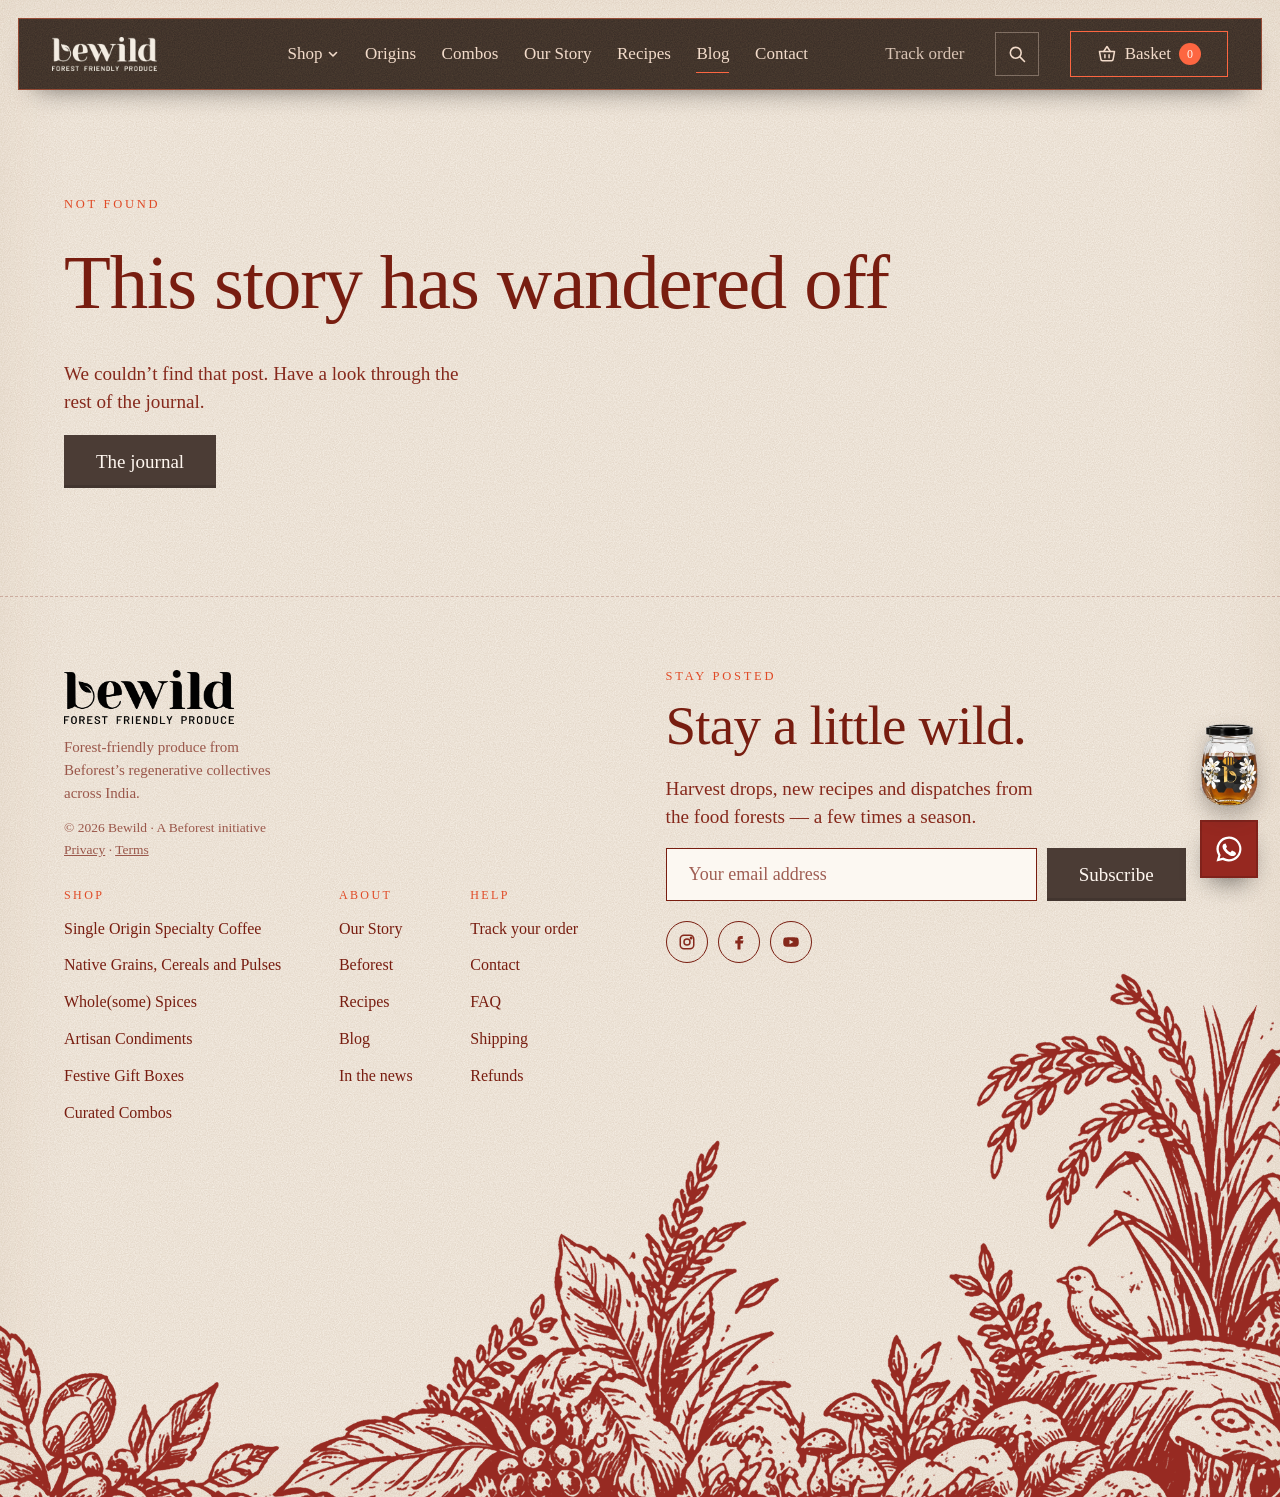
<file: post.html>
<!doctype html>
<html lang="en">
<head>
  <meta charset="utf-8">
  <meta name="viewport" content="width=device-width, initial-scale=1">
  <title>Journal — Bewild</title>
  <meta name="description" content="A story from the Bewild Journal.">
  <meta name="theme-color" content="#2f251f">
  <link rel="icon" href="https://bewild.life/cdn/shop/files/BEFOREST_MOTIF_FAVICON_32x32.png?v=1631021830">
  <link rel="preload" href="https://isdbyvwocudnlwzghphw.supabase.co/storage/v1/object/public/fonts_beforest_arizona/ABCArizonaFlare-Regular.cbcc518c.woff2" as="font" type="font/woff2" crossorigin>
  <link rel="preload" href="https://isdbyvwocudnlwzghphw.supabase.co/storage/v1/object/public/fonts_beforest_arizona/ABCArizonaFlare-Light.e9c1597c.woff2" as="font" type="font/woff2" crossorigin>
  <link rel="stylesheet" href="assets/css/style.css?v=20261103u">
  <link rel="stylesheet" href="assets/css/blog.css?v=20261024a">
</head>
<body class="blog-body blog-body--post">
  <a class="skip-link" href="#content">Skip to content</a>

  <div class="page">
    <main class="sheet">
      <div class="paper">

        <header class="site-header">
          <a class="header-logo" href="index.html"><img src="assets/img/bewild-logo-light.png?v=2" alt="Bewild home"></a>
          <button class="menu-btn" aria-expanded="false" aria-controls="main-nav">Menu</button>
          <nav class="nav" id="main-nav" aria-label="Main">
            <ul class="nav-links">
              <li class="has-menu">
                <a href="shop.html" aria-haspopup="true">Shop <svg class="chev" viewBox="0 0 12 12" aria-hidden="true"><path d="M2.5 4.5 6 8l3.5-3.5" fill="none" stroke="currentColor" stroke-width="1.6" stroke-linecap="round" stroke-linejoin="round"/></svg></a>
                <ul class="nav-menu">
                  <li><a href="shop.html">All Collections</a></li>
                  <li><a href="shop.html?cat=coffee">Single Origin Specialty Coffee</a></li>
                  <li><a href="shop.html?cat=grains">Native Grains, Cereals and Pulses</a></li>
                  <li><a href="shop.html?cat=spices">Whole(some) Spices</a></li>
                  <li><a href="shop.html?cat=condiments">Artisan Condiments</a></li>
                  <li><a href="gifting.html">Festive Gift Boxes</a></li>
                </ul>
              </li>
              <li><a href="index.html#origins">Origins</a></li>
              <li><a href="shop.html?cat=combos">Combos</a></li>
              <li><a href="our-story.html">Our Story</a></li>
              <li><a href="recipes.html">Recipes</a></li>
              <li><a href="blog.html" aria-current="page">Blog</a></li>
              <li><a href="contact.html">Contact</a></li>
              <li class="nav-only-menu"><a href="track.html">Track your order</a></li>
            </ul>
            <a class="nav-track" href="track.html">Track order</a>
            <a class="cart-btn" href="#cart" data-open-cart>
              <svg viewBox="0 0 24 24" fill="none" stroke="currentColor" stroke-width="1.8" stroke-linecap="round" stroke-linejoin="round" aria-hidden="true"><path d="M3 9h18l-1.6 9.2a2 2 0 0 1-2 1.8H6.6a2 2 0 0 1-2-1.8L3 9z"/><path d="M8 9l4-6 4 6M9.5 13v3.5M14.5 13v3.5"/></svg>
              Basket <span class="cart-count">0</span>
            </a>
          </nav>
        </header>
        <span id="content" tabindex="-1"></span>


        <!-- ============ JOURNAL POST — filled from blog-data.js by ?p=<handle> ============ -->
        <div class="post-progress" aria-hidden="true"><i id="post-progress"></i></div>
        <article class="blog-page post" id="post">
          <nav class="crumbs" aria-label="Breadcrumb" id="post-crumbs"></nav>
          <header class="post-head" id="post-head"></header>
          <figure class="post-cover" id="post-cover"></figure>
          <div class="post-layout">
            <aside class="post-aside" id="post-aside"></aside>
            <div class="post-body" id="post-body"></div>
          </div>
          <section class="chapter post-shop" id="post-shop" hidden>
            <div class="chapter-head"><div><span class="kicker">From the story</span><h2>Shop <em>what we used</em></h2></div></div>
            <div class="grid" id="post-shop-grid"></div>
          </section>
          <section class="chapter post-more">
            <div class="chapter-head"><div><span class="kicker">Keep reading</span><h2>More <em>stories</em></h2></div><a class="link-arrow" href="blog.html">All stories</a></div>
            <div class="blog-grid blog-grid--row" id="post-more"></div>
          </section>
        </article>
        <section class="pdp-missing" id="post-missing" hidden>
          <span class="kicker">Not found</span>
          <h1>This story has <em>wandered off</em></h1>
          <p class="lead">We couldn’t find that post. Have a look through the rest of the journal.</p>
          <a class="btn" href="blog.html">The journal</a>
        </section>

        <footer class="site-footer">
          <img class="footer-art" src="assets/img/footer-forest.png?v=5" alt="" aria-hidden="true" width="2000" height="822" decoding="async">
          <!-- all footer content sits in the open paper on the left; the rice plant and bird keep the right -->
          <div class="footer-inner">
            <div class="footer-cols">
              <div>
                <img class="footer-logo" src="assets/img/bewild-logo.png?v=2" alt="Bewild — Forest Friendly Produce">
                <p>Forest-friendly produce from Beforest’s regenerative collectives across India.</p>
                <p class="legal">© <span id="year">2026</span> Bewild · A Beforest initiative<br>
                  <a href="https://bewild.life/policies/privacy-policy">Privacy</a> · <a href="https://bewild.life/policies/terms-of-service">Terms</a></p>
              </div>
              <div>
                <h2>Shop</h2>
                <ul>
                  <li><a href="shop.html?cat=coffee">Single Origin Specialty Coffee</a></li>
                  <li><a href="shop.html?cat=grains">Native Grains, Cereals and Pulses</a></li>
                  <li><a href="shop.html?cat=spices">Whole(some) Spices</a></li>
                  <li><a href="shop.html?cat=condiments">Artisan Condiments</a></li>
                  <li><a href="gifting.html">Festive Gift Boxes</a></li>
                  <li><a href="shop.html?cat=combos">Curated Combos</a></li>
                </ul>
              </div>
              <div>
                <h2>About</h2>
                <ul>
                  <li><a href="our-story.html">Our Story</a></li>
                  <li><a href="https://beforest.co" target="_blank" rel="noopener">Beforest</a></li>
                  <li><a href="recipes.html">Recipes</a></li>
                  <li><a href="blog.html">Blog</a></li>
                  <li><a href="media.html">In the news</a></li>
                </ul>
              </div>
              <div>
                <h2>Help</h2>
                <ul>
                  <li><a href="track.html">Track your order</a></li>
                  <li><a href="contact.html">Contact</a></li>
                  <li><a href="faq.html">FAQ</a></li>
                  <li><a href="https://bewild.life/policies/shipping-policy" target="_blank" rel="noopener">Shipping</a></li>
                  <li><a href="https://bewild.life/policies/refund-policy" target="_blank" rel="noopener">Refunds</a></li>
                </ul>
              </div>
            </div>
            <div class="signup">
              <div>
                <span class="kicker">Stay posted</span>
                <h2>Stay a little <em>wild.</em></h2>
                <p class="lead">Harvest drops, new recipes and dispatches from the food forests — a few times a season.</p>
              </div>
              <form action="https://bewild.life/contact#footer-signup" method="post" accept-charset="UTF-8">
                <input type="hidden" name="form_type" value="customer">
                <input type="hidden" name="utf8" value="✓">
                <input type="hidden" name="contact[tags]" value="newsletter">
                <label class="sr-only" for="email">Email address</label>
                <input id="email" type="email" name="contact[email]" placeholder="Your email address" required autocomplete="email">
                <button class="btn" type="submit">Subscribe</button>
              </form>
              <div class="socials">
                <a href="https://www.instagram.com/bewild.life/" target="_blank" rel="noopener" aria-label="Instagram"><svg viewBox="0 0 24 24" fill="none" stroke="currentColor" stroke-width="2"><rect x="3" y="3" width="18" height="18" rx="5"/><circle cx="12" cy="12" r="4"/><circle cx="17.5" cy="6.5" r="1" fill="currentColor"/></svg></a>
                <a href="https://www.facebook.com/bewildproduce" target="_blank" rel="noopener" aria-label="Facebook"><svg viewBox="0 0 24 24" fill="currentColor"><path d="M14 8h3V4h-3a4 4 0 0 0-4 4v2H7v4h3v8h4v-8h3l1-4h-4V8z"/></svg></a>
                <a href="https://www.youtube.com/c/BeforestFarming" target="_blank" rel="noopener" aria-label="YouTube"><svg viewBox="0 0 24 24" fill="currentColor"><path d="M22 8.2a3 3 0 0 0-2.1-2.1C18 5.6 12 5.6 12 5.6s-6 0-7.9.5A3 3 0 0 0 2 8.2 31 31 0 0 0 1.6 12 31 31 0 0 0 2 15.8a3 3 0 0 0 2.1 2.1c1.9.5 7.9.5 7.9.5s6 0 7.9-.5a3 3 0 0 0 2.1-2.1 31 31 0 0 0 .4-3.8 31 31 0 0 0-.4-3.8zM10 15V9l5.2 3z"/></svg></a>
              </div>
            </div>
          </div>
        </footer>
      </div>
    </main>
  </div>

  <script src="assets/js/products.js?v=20261026a"></script>
  <script src="assets/js/gift-boxes.js?v=20261102b"></script>
  <script src="assets/js/main.js?v=20261102z"></script>
  <script src="assets/js/motion.js?v=20261025a" defer></script>
  <script src="assets/js/blog-data.js?v=20261019i"></script>
  <script src="assets/js/blog.js?v=20261019h"></script>
</body>
</html>
</file>
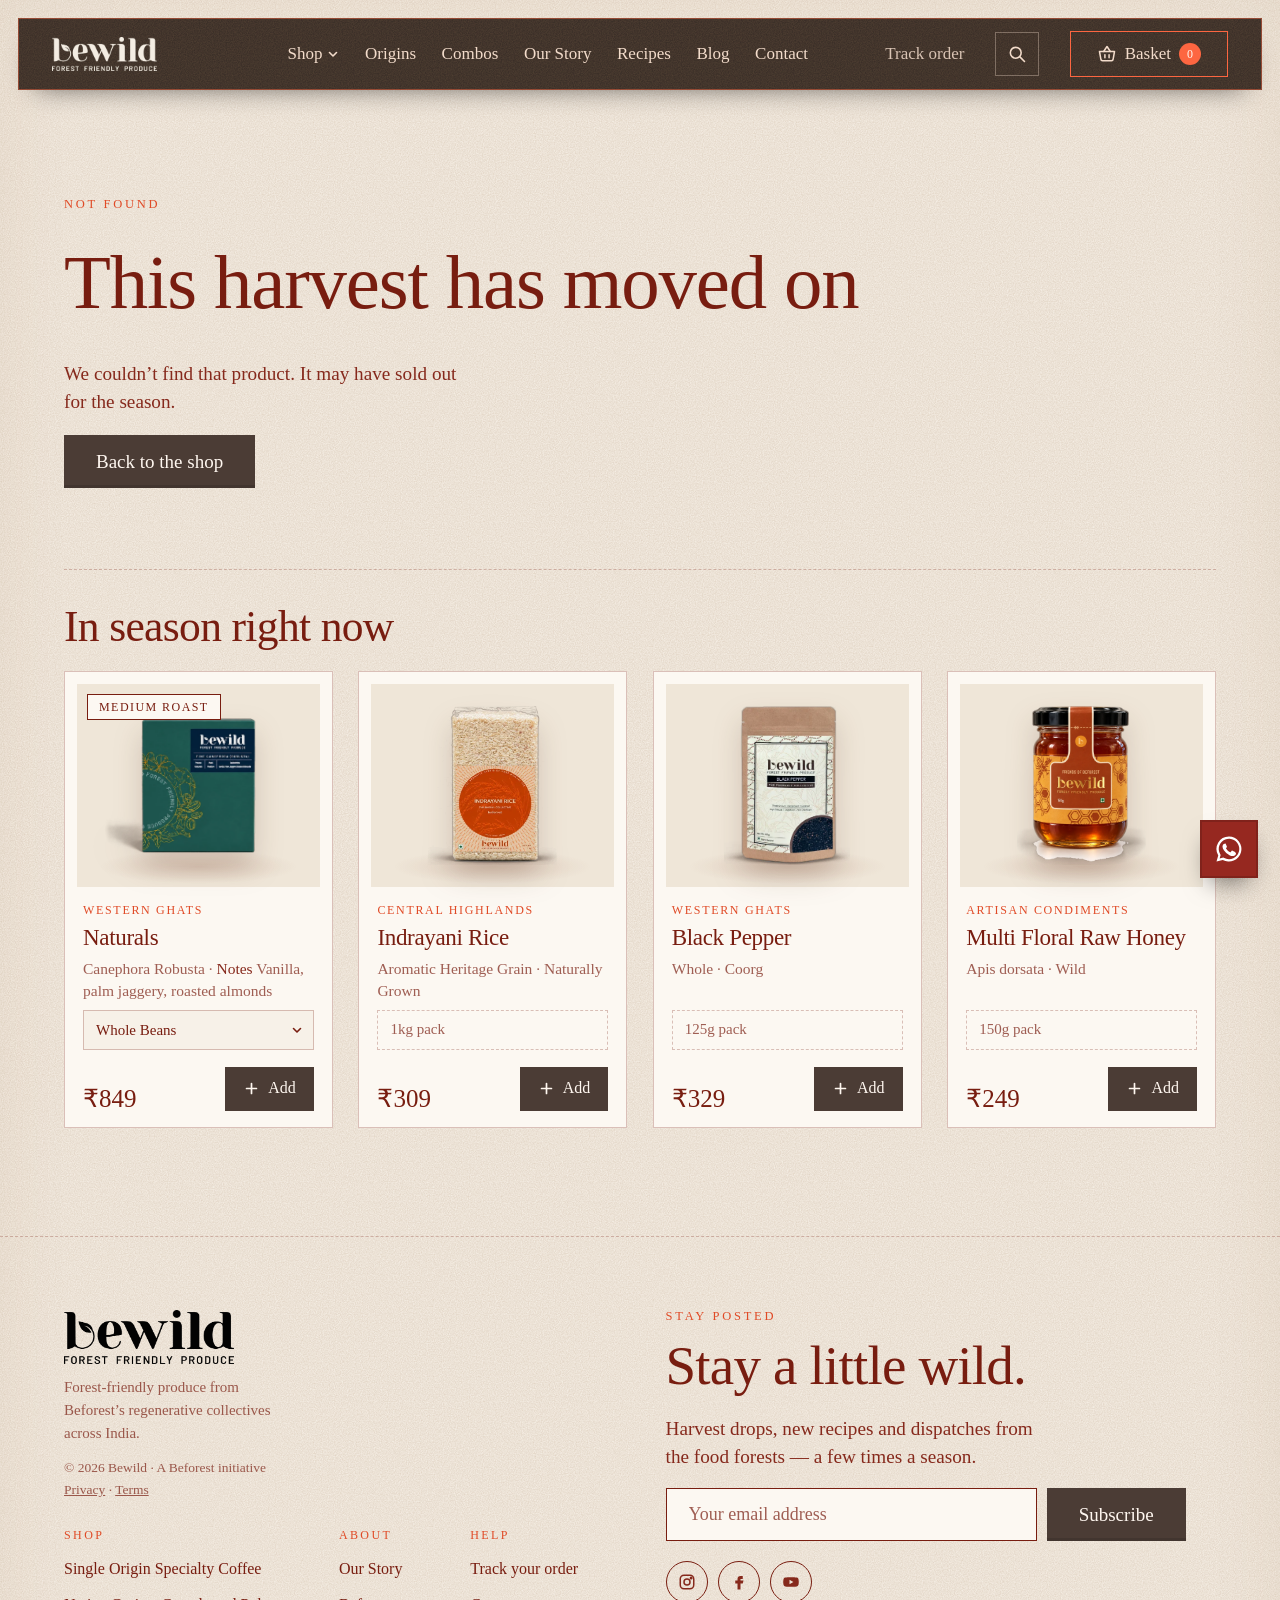
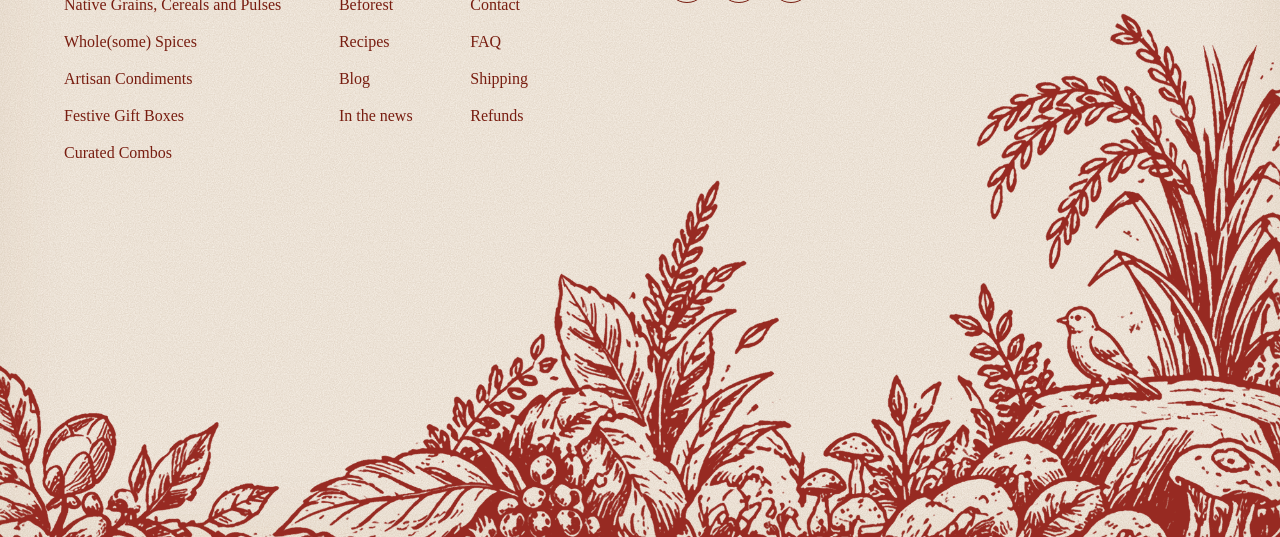
<file: product.html>
<!doctype html>
<html lang="en">
<head>
  <meta charset="utf-8">
  <meta name="viewport" content="width=device-width, initial-scale=1">
  <title>Product — Bewild</title>
  <meta name="description" content="Native grains, forest spices and artisanal foods from regenerative food forests across India.">
  <meta name="theme-color" content="#2f251f">
  <link rel="icon" href="https://bewild.life/cdn/shop/files/BEFOREST_MOTIF_FAVICON_32x32.png?v=1631021830">
  <link rel="preload" href="https://isdbyvwocudnlwzghphw.supabase.co/storage/v1/object/public/fonts_beforest_arizona/ABCArizonaFlare-Regular.cbcc518c.woff2" as="font" type="font/woff2" crossorigin>
  <link rel="preload" href="https://isdbyvwocudnlwzghphw.supabase.co/storage/v1/object/public/fonts_beforest_arizona/ABCArizonaFlare-Light.e9c1597c.woff2" as="font" type="font/woff2" crossorigin>
  <link rel="stylesheet" href="assets/css/style.css?v=20261103u">
  <link rel="stylesheet" href="assets/css/reviews.css?v=20261024a">
  <!-- non-coffee product styles: everything in product.css is scoped to .pdp-single -->
  <link rel="stylesheet" href="assets/css/product.css?v=20261018t">
</head>
<body class="pdp-single">
  <a class="skip-link" href="#content">Skip to content</a>

  <div class="page">
    <main class="sheet">
      <div class="paper">

        <header class="site-header">
          <a class="header-logo" href="index.html"><img src="assets/img/bewild-logo-light.png?v=2" alt="Bewild home"></a>
          <button class="menu-btn" aria-expanded="false" aria-controls="main-nav">Menu</button>
          <nav class="nav" id="main-nav" aria-label="Main">
            <ul class="nav-links">
              <li class="has-menu">
                <a href="shop.html" aria-haspopup="true">Shop <svg class="chev" viewBox="0 0 12 12" aria-hidden="true"><path d="M2.5 4.5 6 8l3.5-3.5" fill="none" stroke="currentColor" stroke-width="1.6" stroke-linecap="round" stroke-linejoin="round"/></svg></a>
                <ul class="nav-menu">
                  <li><a href="shop.html">All Collections</a></li>
                  <li><a href="shop.html?cat=coffee">Single Origin Specialty Coffee</a></li>
                  <li><a href="shop.html?cat=grains">Native Grains, Cereals and Pulses</a></li>
                  <li><a href="shop.html?cat=spices">Whole(some) Spices</a></li>
                  <li><a href="shop.html?cat=condiments">Artisan Condiments</a></li>
                  <li><a href="gifting.html">Festive Gift Boxes</a></li>
                </ul>
              </li>
              <li><a href="index.html#origins">Origins</a></li>
              <li><a href="shop.html?cat=combos">Combos</a></li>
              <li><a href="our-story.html">Our Story</a></li>
              <li><a href="recipes.html">Recipes</a></li>
              <li><a href="blog.html">Blog</a></li>
              <li><a href="contact.html">Contact</a></li>
              <li class="nav-only-menu"><a href="track.html">Track your order</a></li>
            </ul>
            <a class="nav-track" href="track.html">Track order</a>
            <a class="cart-btn" href="#cart" data-open-cart>
              <svg viewBox="0 0 24 24" fill="none" stroke="currentColor" stroke-width="1.8" stroke-linecap="round" stroke-linejoin="round" aria-hidden="true"><path d="M3 9h18l-1.6 9.2a2 2 0 0 1-2 1.8H6.6a2 2 0 0 1-2-1.8L3 9z"/><path d="M8 9l4-6 4 6M9.5 13v3.5M14.5 13v3.5"/></svg>
              Basket <span class="cart-count">0</span>
            </a>
          </nav>
        </header>
        <span id="content" tabindex="-1"></span>


        <!-- ============ PRODUCT — filled from products.js by ?p=<handle> ============ -->
        <div class="pdp" id="pdp">
          <nav class="crumbs" aria-label="Breadcrumb" id="pdp-crumbs"></nav>

          <section class="pdp-top">
            <div class="pdp-gallery">
              <figure class="pdp-stage" id="pdp-stage"></figure>
              <div class="pdp-thumbs" id="pdp-thumbs" role="tablist" aria-label="Product images"></div>
            </div>
            <div class="pdp-buy" id="pdp-buy"></div>
            <ul class="pdp-facts" id="pdp-facts" aria-label="Product facts"></ul>
          </section>

          <div class="chapters">
            <section class="chapter" id="pdp-fbt"></section>
            <section class="chapter pdp-story" id="pdp-story"></section>
            <section class="chapter" id="pdp-details"></section>
            <section class="chapter" id="reviews" aria-label="Reviews"></section>
            <div class="divider" aria-hidden="true"><img src="assets/img/leaf.png" alt=""></div>
            <section class="chapter" id="pdp-more">
              <div class="chapter-head" data-strip>
                <div>
                  <span class="kicker" id="pdp-more-kicker">You may also like</span>
                  <h2 id="pdp-more-title">More from the <em>harvest</em></h2>
                </div>
                <div style="display:flex;align-items:center;gap:22px">
                  <a class="link-arrow" id="pdp-more-link" href="shop.html">View all</a>
                  <div class="strip-nav">
                  <button class="round-btn" data-dir="-1" aria-label="Scroll back"><svg viewBox="0 0 24 24" fill="none" stroke="currentColor" stroke-width="2" stroke-linecap="round" stroke-linejoin="round"><path d="M20 12H5M11 6l-6 6 6 6"/></svg></button>
                  <button class="round-btn" data-dir="1" aria-label="Scroll forward"><svg viewBox="0 0 24 24" fill="none" stroke="currentColor" stroke-width="2" stroke-linecap="round" stroke-linejoin="round"><path d="M4 12h15M13 6l6 6-6 6"/></svg></button>
                </div>
                </div>
              </div>
              <div class="grid grid--row" id="pdp-more-grid"></div>
            </section>
          </div>
        </div>

        <section class="pdp-missing" id="pdp-missing" hidden>
          <span class="kicker">Not found</span>
          <h1>This harvest has <em>moved on</em></h1>
          <p class="lead">We couldn’t find that product. It may have sold out for the season.</p>
          <a class="btn" href="shop.html">Back to the shop</a>
        </section>

        <footer class="site-footer">
          <img class="footer-art" src="assets/img/footer-forest.png?v=5" alt="" aria-hidden="true" width="2000" height="822" decoding="async">
          <!-- all footer content sits in the open paper on the left; the rice plant and bird keep the right -->
          <div class="footer-inner">
            <div class="footer-cols">
              <div>
                <img class="footer-logo" src="assets/img/bewild-logo.png?v=2" alt="Bewild — Forest Friendly Produce">
                <p>Forest-friendly produce from Beforest’s regenerative collectives across India.</p>
                <p class="legal">© <span id="year">2026</span> Bewild · A Beforest initiative<br>
                  <a href="https://bewild.life/policies/privacy-policy">Privacy</a> · <a href="https://bewild.life/policies/terms-of-service">Terms</a></p>
              </div>
              <div>
                <h2>Shop</h2>
                <ul>
                  <li><a href="shop.html?cat=coffee">Single Origin Specialty Coffee</a></li>
                  <li><a href="shop.html?cat=grains">Native Grains, Cereals and Pulses</a></li>
                  <li><a href="shop.html?cat=spices">Whole(some) Spices</a></li>
                  <li><a href="shop.html?cat=condiments">Artisan Condiments</a></li>
                  <li><a href="gifting.html">Festive Gift Boxes</a></li>
                  <li><a href="shop.html?cat=combos">Curated Combos</a></li>
                </ul>
              </div>
              <div>
                <h2>About</h2>
                <ul>
                  <li><a href="our-story.html">Our Story</a></li>
                  <li><a href="https://beforest.co" target="_blank" rel="noopener">Beforest</a></li>
                  <li><a href="recipes.html">Recipes</a></li>
                  <li><a href="blog.html">Blog</a></li>
                  <li><a href="media.html">In the news</a></li>
                </ul>
              </div>
              <div>
                <h2>Help</h2>
                <ul>
                  <li><a href="track.html">Track your order</a></li>
                  <li><a href="contact.html">Contact</a></li>
                  <li><a href="faq.html">FAQ</a></li>
                  <li><a href="https://bewild.life/policies/shipping-policy" target="_blank" rel="noopener">Shipping</a></li>
                  <li><a href="https://bewild.life/policies/refund-policy" target="_blank" rel="noopener">Refunds</a></li>
                </ul>
              </div>
            </div>
            <div class="signup">
              <div>
                <span class="kicker">Stay posted</span>
                <h2>Stay a little <em>wild.</em></h2>
                <p class="lead">Harvest drops, new recipes and dispatches from the food forests — a few times a season.</p>
              </div>
              <form action="https://bewild.life/contact#footer-signup" method="post" accept-charset="UTF-8">
                <input type="hidden" name="form_type" value="customer">
                <input type="hidden" name="utf8" value="✓">
                <input type="hidden" name="contact[tags]" value="newsletter">
                <label class="sr-only" for="email">Email address</label>
                <input id="email" type="email" name="contact[email]" placeholder="Your email address" required autocomplete="email">
                <button class="btn" type="submit">Subscribe</button>
              </form>
              <div class="socials">
                <a href="https://www.instagram.com/bewild.life/" target="_blank" rel="noopener" aria-label="Instagram"><svg viewBox="0 0 24 24" fill="none" stroke="currentColor" stroke-width="2"><rect x="3" y="3" width="18" height="18" rx="5"/><circle cx="12" cy="12" r="4"/><circle cx="17.5" cy="6.5" r="1" fill="currentColor"/></svg></a>
                <a href="https://www.facebook.com/bewildproduce" target="_blank" rel="noopener" aria-label="Facebook"><svg viewBox="0 0 24 24" fill="currentColor"><path d="M14 8h3V4h-3a4 4 0 0 0-4 4v2H7v4h3v8h4v-8h3l1-4h-4V8z"/></svg></a>
                <a href="https://www.youtube.com/c/BeforestFarming" target="_blank" rel="noopener" aria-label="YouTube"><svg viewBox="0 0 24 24" fill="currentColor"><path d="M22 8.2a3 3 0 0 0-2.1-2.1C18 5.6 12 5.6 12 5.6s-6 0-7.9.5A3 3 0 0 0 2 8.2 31 31 0 0 0 1.6 12 31 31 0 0 0 2 15.8a3 3 0 0 0 2.1 2.1c1.9.5 7.9.5 7.9.5s6 0 7.9-.5a3 3 0 0 0 2.1-2.1 31 31 0 0 0 .4-3.8 31 31 0 0 0-.4-3.8zM10 15V9l5.2 3z"/></svg></a>
              </div>
            </div>
          </div>
        </footer>
      </div>
    </main>
  </div>

  <script src="assets/js/products.js?v=20261026a"></script>
  <script src="assets/js/gift-boxes.js?v=20261102b"></script>
  <script src="assets/js/reviews.js?v=20261022a"></script>
  <script src="assets/js/reviews-ui.js?v=20261026a"></script>
  <script src="assets/js/main.js?v=20261102z"></script>
  <script src="assets/js/motion.js?v=20261025a" defer></script>
  <!-- non-coffee product behaviour -->
  <script src="assets/js/product.js?v=20261018t"></script>
</body>
</html>
</file>
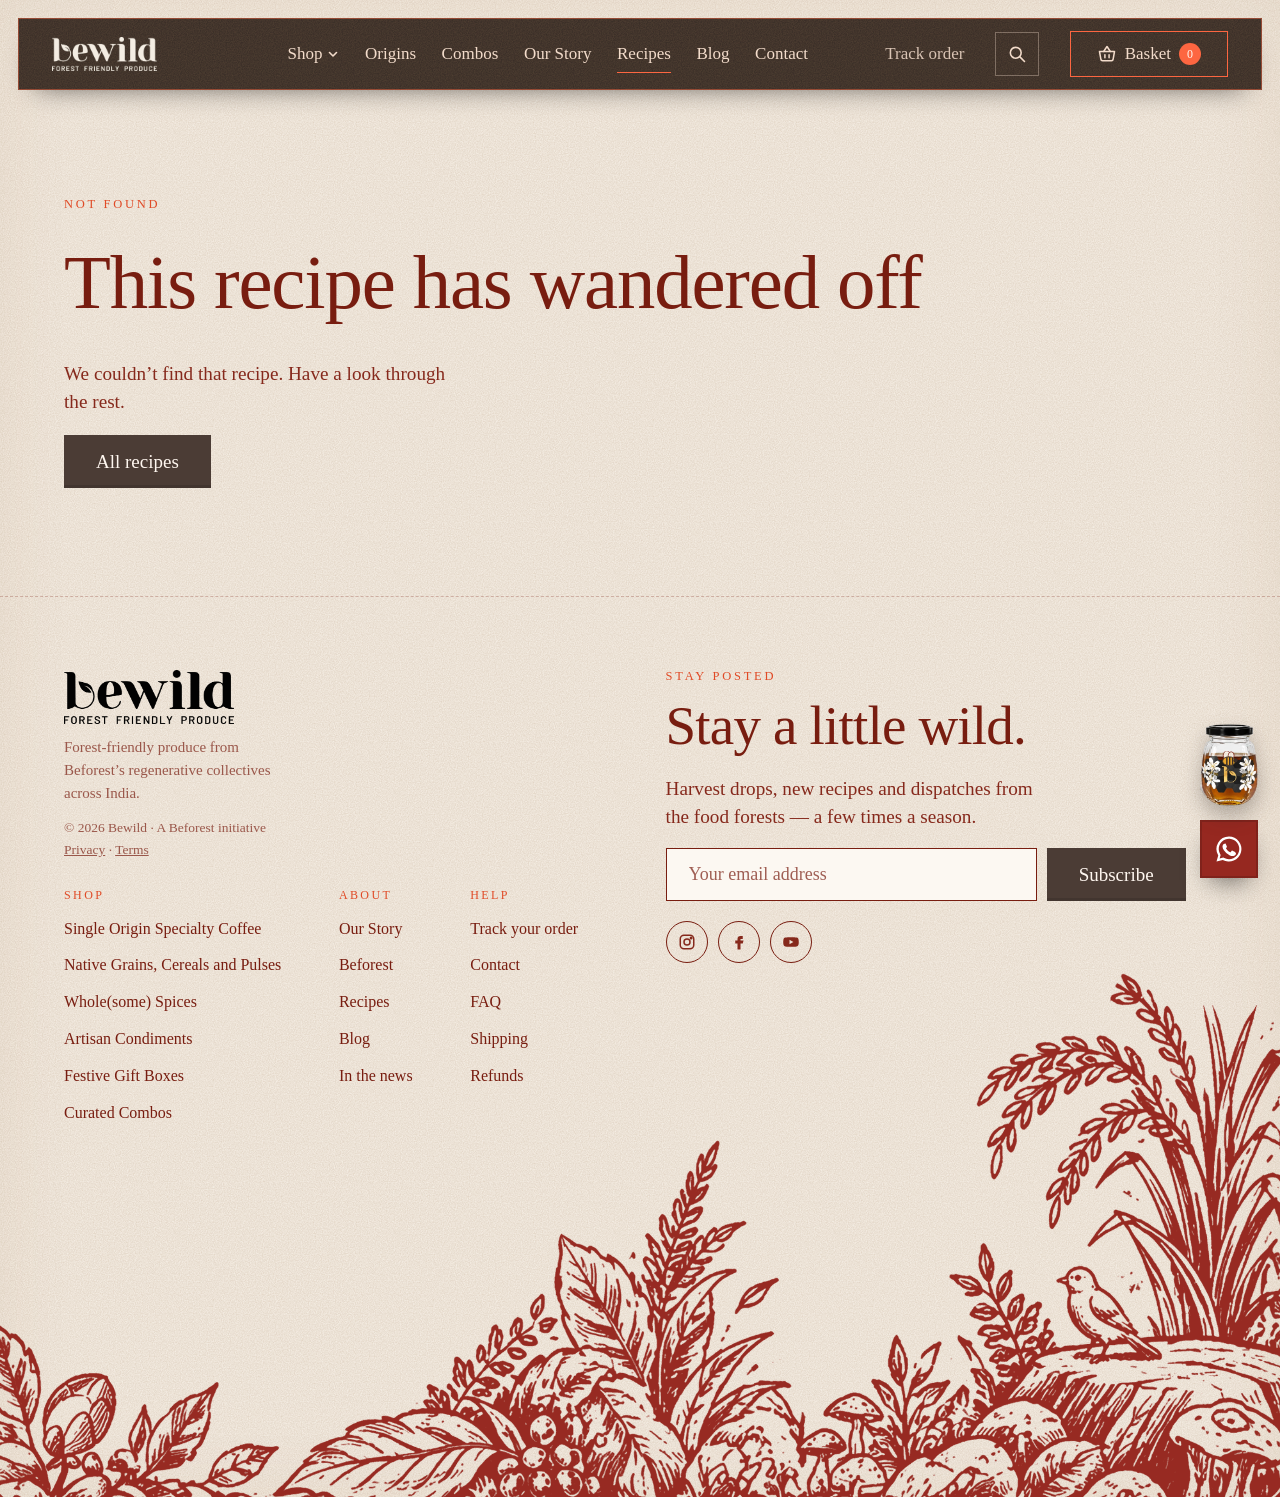
<file: recipe.html>
<!doctype html>
<html lang="en">
<head>
  <meta charset="utf-8">
  <meta name="viewport" content="width=device-width, initial-scale=1">
  <title>Recipe — Bewild</title>
  <meta name="description" content="A recipe from the Bewild kitchen, made with produce from our regenerative collectives.">
  <meta name="theme-color" content="#2f251f">
  <link rel="icon" href="https://bewild.life/cdn/shop/files/BEFOREST_MOTIF_FAVICON_32x32.png?v=1631021830">
  <link rel="preload" href="https://isdbyvwocudnlwzghphw.supabase.co/storage/v1/object/public/fonts_beforest_arizona/ABCArizonaFlare-Regular.cbcc518c.woff2" as="font" type="font/woff2" crossorigin>
  <link rel="preload" href="https://isdbyvwocudnlwzghphw.supabase.co/storage/v1/object/public/fonts_beforest_arizona/ABCArizonaFlare-Light.e9c1597c.woff2" as="font" type="font/woff2" crossorigin>
  <link rel="stylesheet" href="assets/css/style.css?v=20261103u">
  <link rel="stylesheet" href="assets/css/recipes.css?v=20261024a">
</head>
<body class="rcp-body rcp-body--detail">
  <a class="skip-link" href="#content">Skip to content</a>

  <div class="page">
    <main class="sheet">
      <div class="paper">

        <header class="site-header">
          <a class="header-logo" href="index.html"><img src="assets/img/bewild-logo-light.png?v=2" alt="Bewild home"></a>
          <button class="menu-btn" aria-expanded="false" aria-controls="main-nav">Menu</button>
          <nav class="nav" id="main-nav" aria-label="Main">
            <ul class="nav-links">
              <li class="has-menu">
                <a href="shop.html" aria-haspopup="true">Shop <svg class="chev" viewBox="0 0 12 12" aria-hidden="true"><path d="M2.5 4.5 6 8l3.5-3.5" fill="none" stroke="currentColor" stroke-width="1.6" stroke-linecap="round" stroke-linejoin="round"/></svg></a>
                <ul class="nav-menu">
                  <li><a href="shop.html">All Collections</a></li>
                  <li><a href="shop.html?cat=coffee">Single Origin Specialty Coffee</a></li>
                  <li><a href="shop.html?cat=grains">Native Grains, Cereals and Pulses</a></li>
                  <li><a href="shop.html?cat=spices">Whole(some) Spices</a></li>
                  <li><a href="shop.html?cat=condiments">Artisan Condiments</a></li>
                  <li><a href="gifting.html">Festive Gift Boxes</a></li>
                </ul>
              </li>
              <li><a href="index.html#origins">Origins</a></li>
              <li><a href="shop.html?cat=combos">Combos</a></li>
              <li><a href="our-story.html">Our Story</a></li>
              <li><a href="recipes.html" aria-current="page">Recipes</a></li>
              <li><a href="blog.html">Blog</a></li>
              <li><a href="contact.html">Contact</a></li>
              <li class="nav-only-menu"><a href="track.html">Track your order</a></li>
            </ul>
            <a class="nav-track" href="track.html">Track order</a>
            <a class="cart-btn" href="#cart" data-open-cart>
              <svg viewBox="0 0 24 24" fill="none" stroke="currentColor" stroke-width="1.8" stroke-linecap="round" stroke-linejoin="round" aria-hidden="true"><path d="M3 9h18l-1.6 9.2a2 2 0 0 1-2 1.8H6.6a2 2 0 0 1-2-1.8L3 9z"/><path d="M8 9l4-6 4 6M9.5 13v3.5M14.5 13v3.5"/></svg>
              Basket <span class="cart-count">0</span>
            </a>
          </nav>
        </header>
        <span id="content" tabindex="-1"></span>


        <!-- ============ RECIPE — one recipe, filled from recipes-data.js by ?r=<handle> ============ -->
        <article class="rcp-page rcp-detail" id="rcp-detail">
          <nav class="crumbs" aria-label="Breadcrumb" id="rcp-crumbs"></nav>
          <header class="rd-hero" id="rd-hero"></header>
          <div class="rd-body" id="rd-body"></div>
          <section class="rd-extra" id="rd-extra"></section>
          <section class="chapter rd-shop" id="rd-shop" hidden>
            <div class="chapter-head"><div><span class="kicker">Made with Bewild</span><h2>Shop <em>the ingredients</em></h2></div></div>
            <div class="grid" id="rd-shop-grid"></div>
          </section>
          <section class="chapter rd-more" id="rd-more">
            <div class="chapter-head"><div><span class="kicker">Keep cooking</span><h2 id="rd-more-title">More <em>recipes</em></h2></div>
              <a class="link-arrow" href="recipes.html">All recipes</a></div>
            <div class="rcp-grid rcp-grid--row" id="rd-more-grid"></div>
          </section>
        </article>
        <section class="pdp-missing" id="rcp-missing" hidden>
          <span class="kicker">Not found</span>
          <h1>This recipe has <em>wandered off</em></h1>
          <p class="lead">We couldn’t find that recipe. Have a look through the rest.</p>
          <a class="btn" href="recipes.html">All recipes</a>
        </section>

        <footer class="site-footer">
          <img class="footer-art" src="assets/img/footer-forest.png?v=5" alt="" aria-hidden="true" width="2000" height="822" decoding="async">
          <!-- all footer content sits in the open paper on the left; the rice plant and bird keep the right -->
          <div class="footer-inner">
            <div class="footer-cols">
              <div>
                <img class="footer-logo" src="assets/img/bewild-logo.png?v=2" alt="Bewild — Forest Friendly Produce">
                <p>Forest-friendly produce from Beforest’s regenerative collectives across India.</p>
                <p class="legal">© <span id="year">2026</span> Bewild · A Beforest initiative<br>
                  <a href="https://bewild.life/policies/privacy-policy">Privacy</a> · <a href="https://bewild.life/policies/terms-of-service">Terms</a></p>
              </div>
              <div>
                <h2>Shop</h2>
                <ul>
                  <li><a href="shop.html?cat=coffee">Single Origin Specialty Coffee</a></li>
                  <li><a href="shop.html?cat=grains">Native Grains, Cereals and Pulses</a></li>
                  <li><a href="shop.html?cat=spices">Whole(some) Spices</a></li>
                  <li><a href="shop.html?cat=condiments">Artisan Condiments</a></li>
                  <li><a href="gifting.html">Festive Gift Boxes</a></li>
                  <li><a href="shop.html?cat=combos">Curated Combos</a></li>
                </ul>
              </div>
              <div>
                <h2>About</h2>
                <ul>
                  <li><a href="our-story.html">Our Story</a></li>
                  <li><a href="https://beforest.co" target="_blank" rel="noopener">Beforest</a></li>
                  <li><a href="recipes.html">Recipes</a></li>
                  <li><a href="blog.html">Blog</a></li>
                  <li><a href="media.html">In the news</a></li>
                </ul>
              </div>
              <div>
                <h2>Help</h2>
                <ul>
                  <li><a href="track.html">Track your order</a></li>
                  <li><a href="contact.html">Contact</a></li>
                  <li><a href="faq.html">FAQ</a></li>
                  <li><a href="https://bewild.life/policies/shipping-policy" target="_blank" rel="noopener">Shipping</a></li>
                  <li><a href="https://bewild.life/policies/refund-policy" target="_blank" rel="noopener">Refunds</a></li>
                </ul>
              </div>
            </div>
            <div class="signup">
              <div>
                <span class="kicker">Stay posted</span>
                <h2>Stay a little <em>wild.</em></h2>
                <p class="lead">Harvest drops, new recipes and dispatches from the food forests — a few times a season.</p>
              </div>
              <form action="https://bewild.life/contact#footer-signup" method="post" accept-charset="UTF-8">
                <input type="hidden" name="form_type" value="customer">
                <input type="hidden" name="utf8" value="✓">
                <input type="hidden" name="contact[tags]" value="newsletter">
                <label class="sr-only" for="email">Email address</label>
                <input id="email" type="email" name="contact[email]" placeholder="Your email address" required autocomplete="email">
                <button class="btn" type="submit">Subscribe</button>
              </form>
              <div class="socials">
                <a href="https://www.instagram.com/bewild.life/" target="_blank" rel="noopener" aria-label="Instagram"><svg viewBox="0 0 24 24" fill="none" stroke="currentColor" stroke-width="2"><rect x="3" y="3" width="18" height="18" rx="5"/><circle cx="12" cy="12" r="4"/><circle cx="17.5" cy="6.5" r="1" fill="currentColor"/></svg></a>
                <a href="https://www.facebook.com/bewildproduce" target="_blank" rel="noopener" aria-label="Facebook"><svg viewBox="0 0 24 24" fill="currentColor"><path d="M14 8h3V4h-3a4 4 0 0 0-4 4v2H7v4h3v8h4v-8h3l1-4h-4V8z"/></svg></a>
                <a href="https://www.youtube.com/c/BeforestFarming" target="_blank" rel="noopener" aria-label="YouTube"><svg viewBox="0 0 24 24" fill="currentColor"><path d="M22 8.2a3 3 0 0 0-2.1-2.1C18 5.6 12 5.6 12 5.6s-6 0-7.9.5A3 3 0 0 0 2 8.2 31 31 0 0 0 1.6 12 31 31 0 0 0 2 15.8a3 3 0 0 0 2.1 2.1c1.9.5 7.9.5 7.9.5s6 0 7.9-.5a3 3 0 0 0 2.1-2.1 31 31 0 0 0 .4-3.8 31 31 0 0 0-.4-3.8zM10 15V9l5.2 3z"/></svg></a>
              </div>
            </div>
          </div>
        </footer>
      </div>
    </main>
  </div>

  <script src="assets/js/products.js?v=20261026a"></script>
  <script src="assets/js/gift-boxes.js?v=20261102b"></script>
  <script src="assets/js/main.js?v=20261102z"></script>
  <script src="assets/js/motion.js?v=20261025a" defer></script>
  <script src="assets/js/recipes-data.js?v=20261019f"></script>
  <script src="assets/js/recipes.js?v=20261019c"></script>
</body>
</html>
</file>
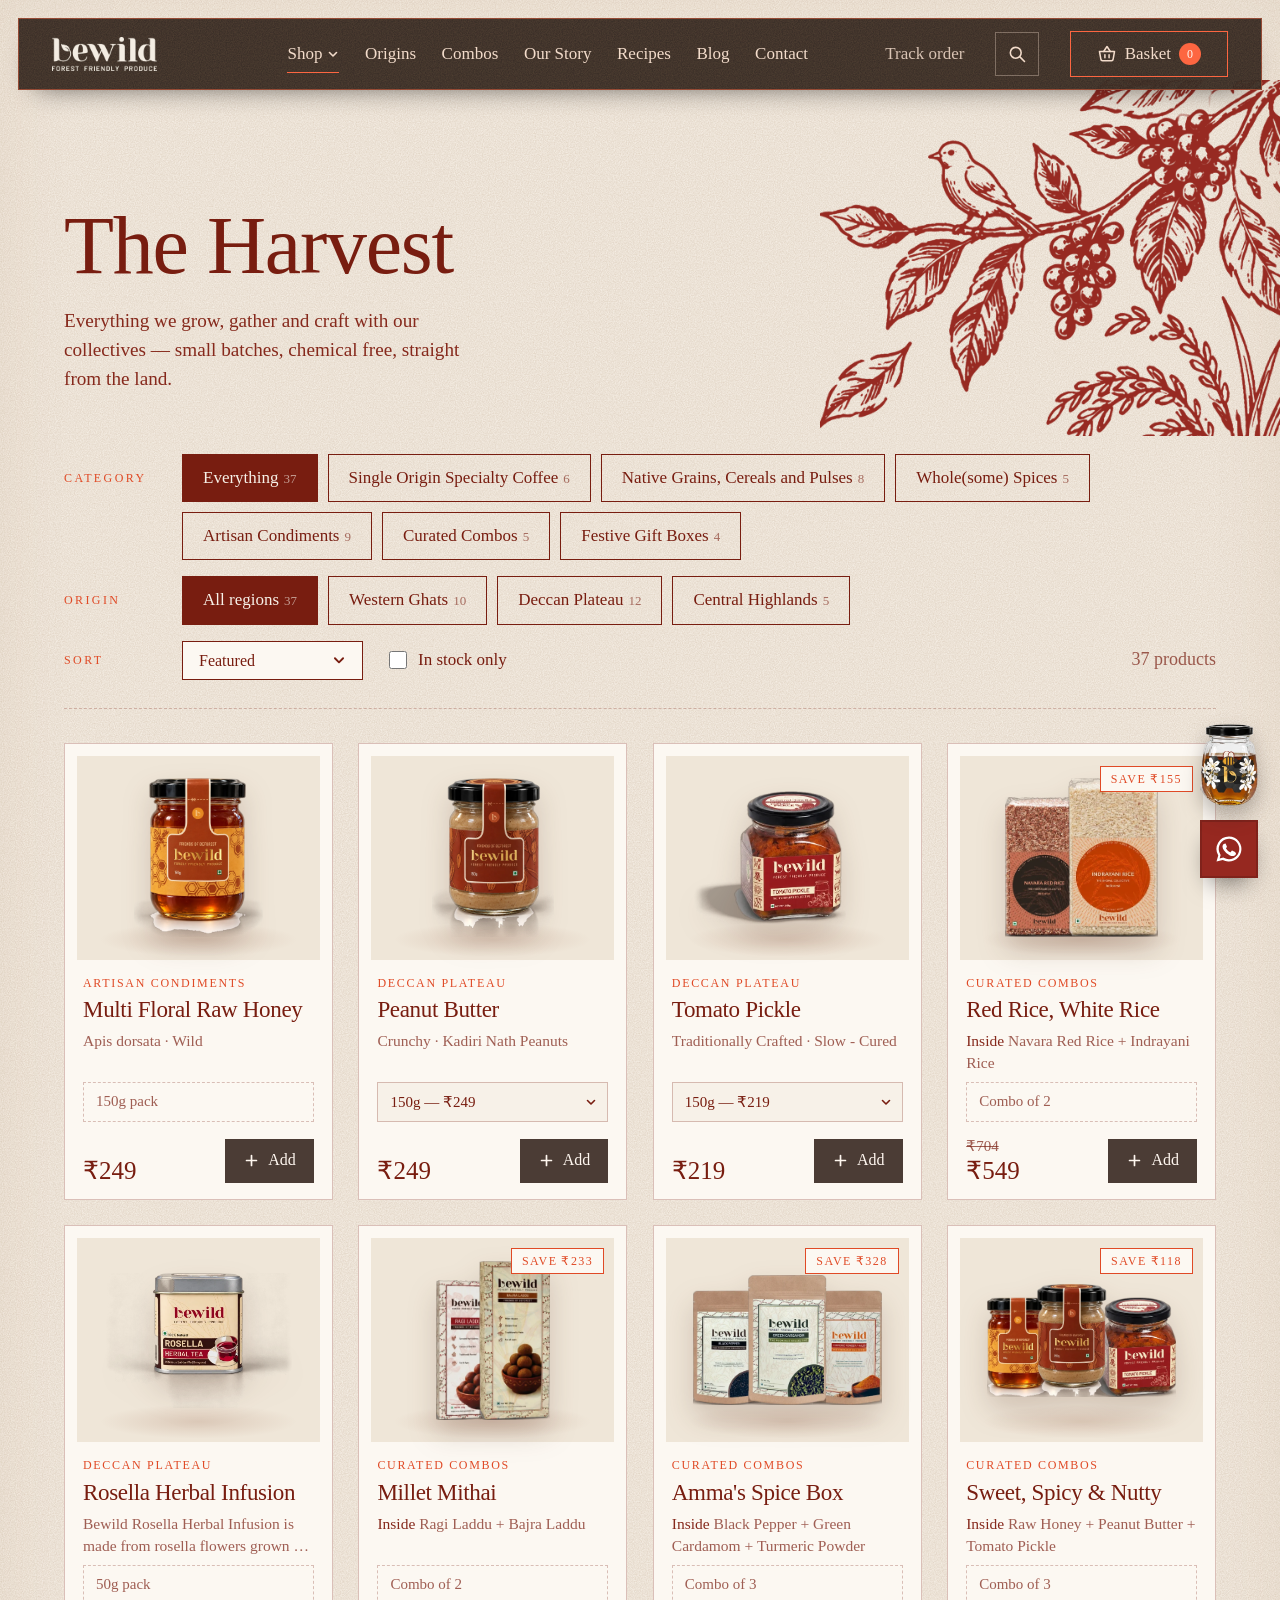
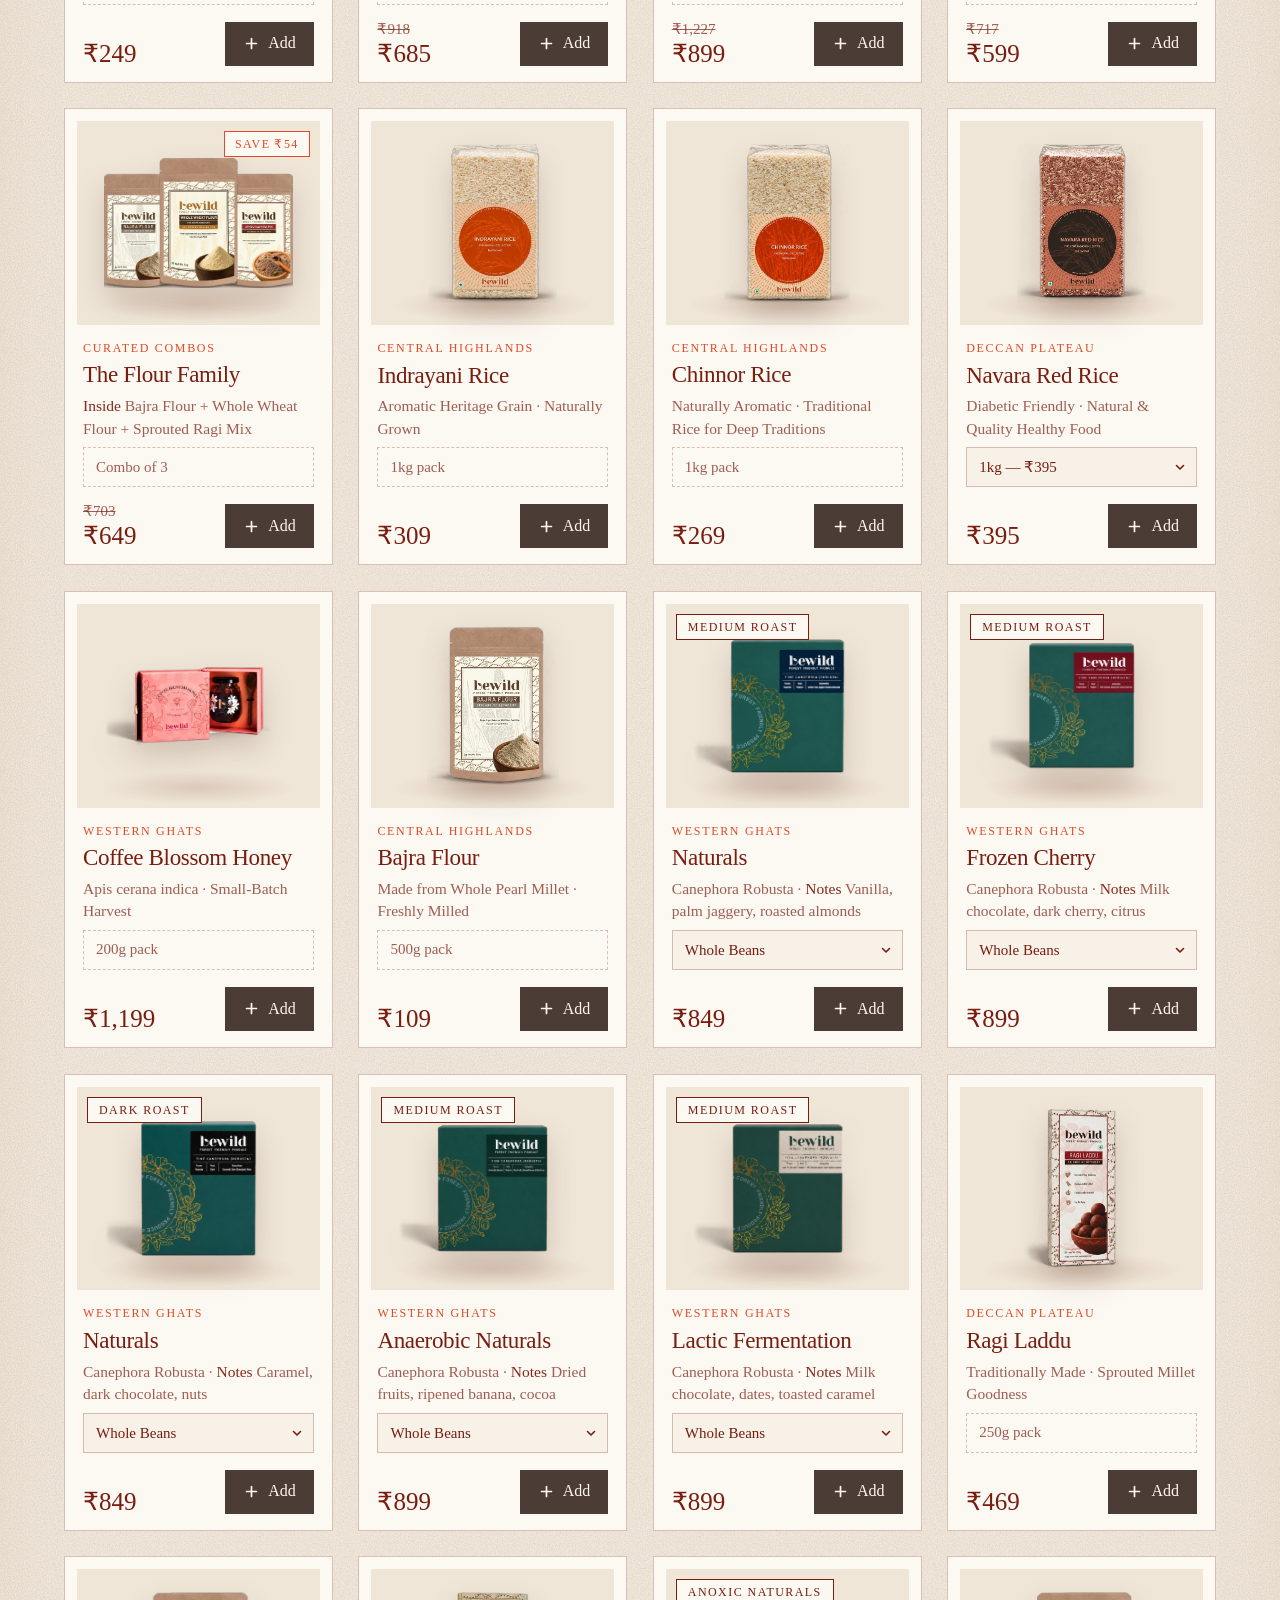
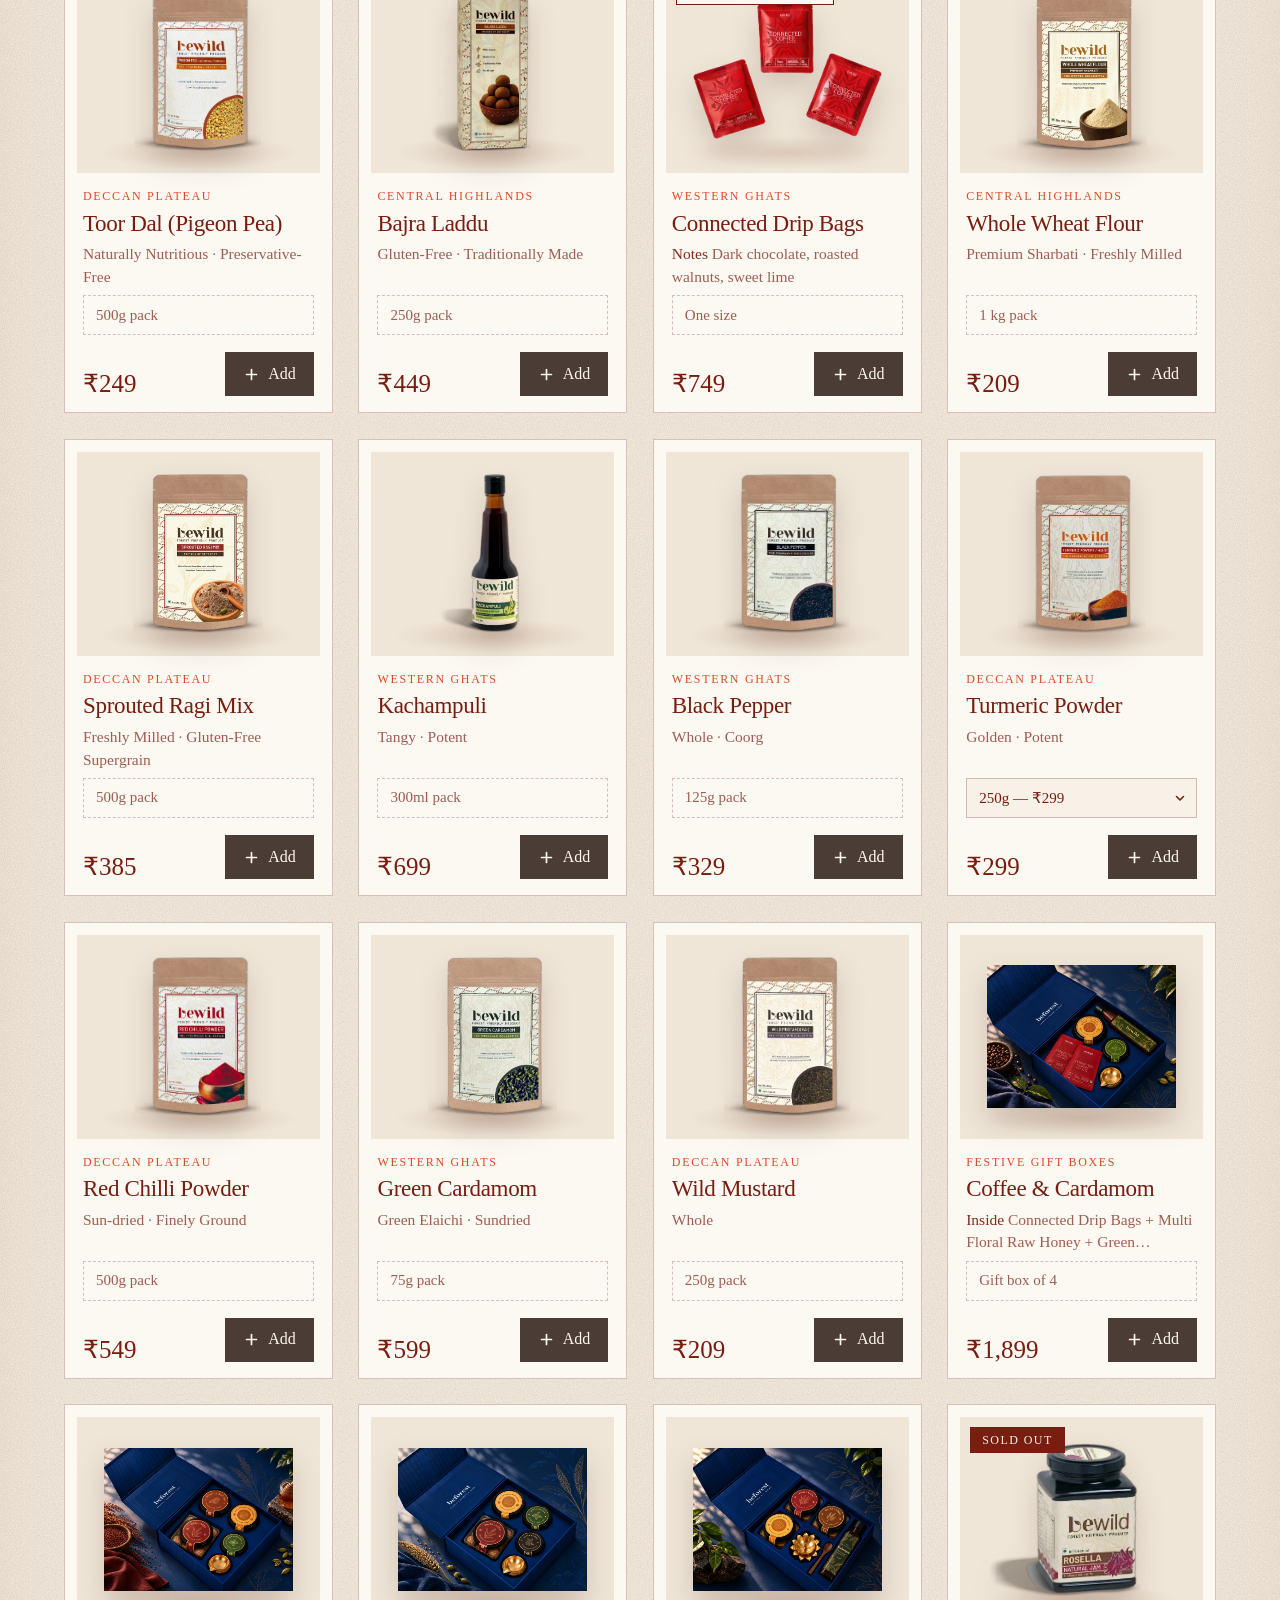
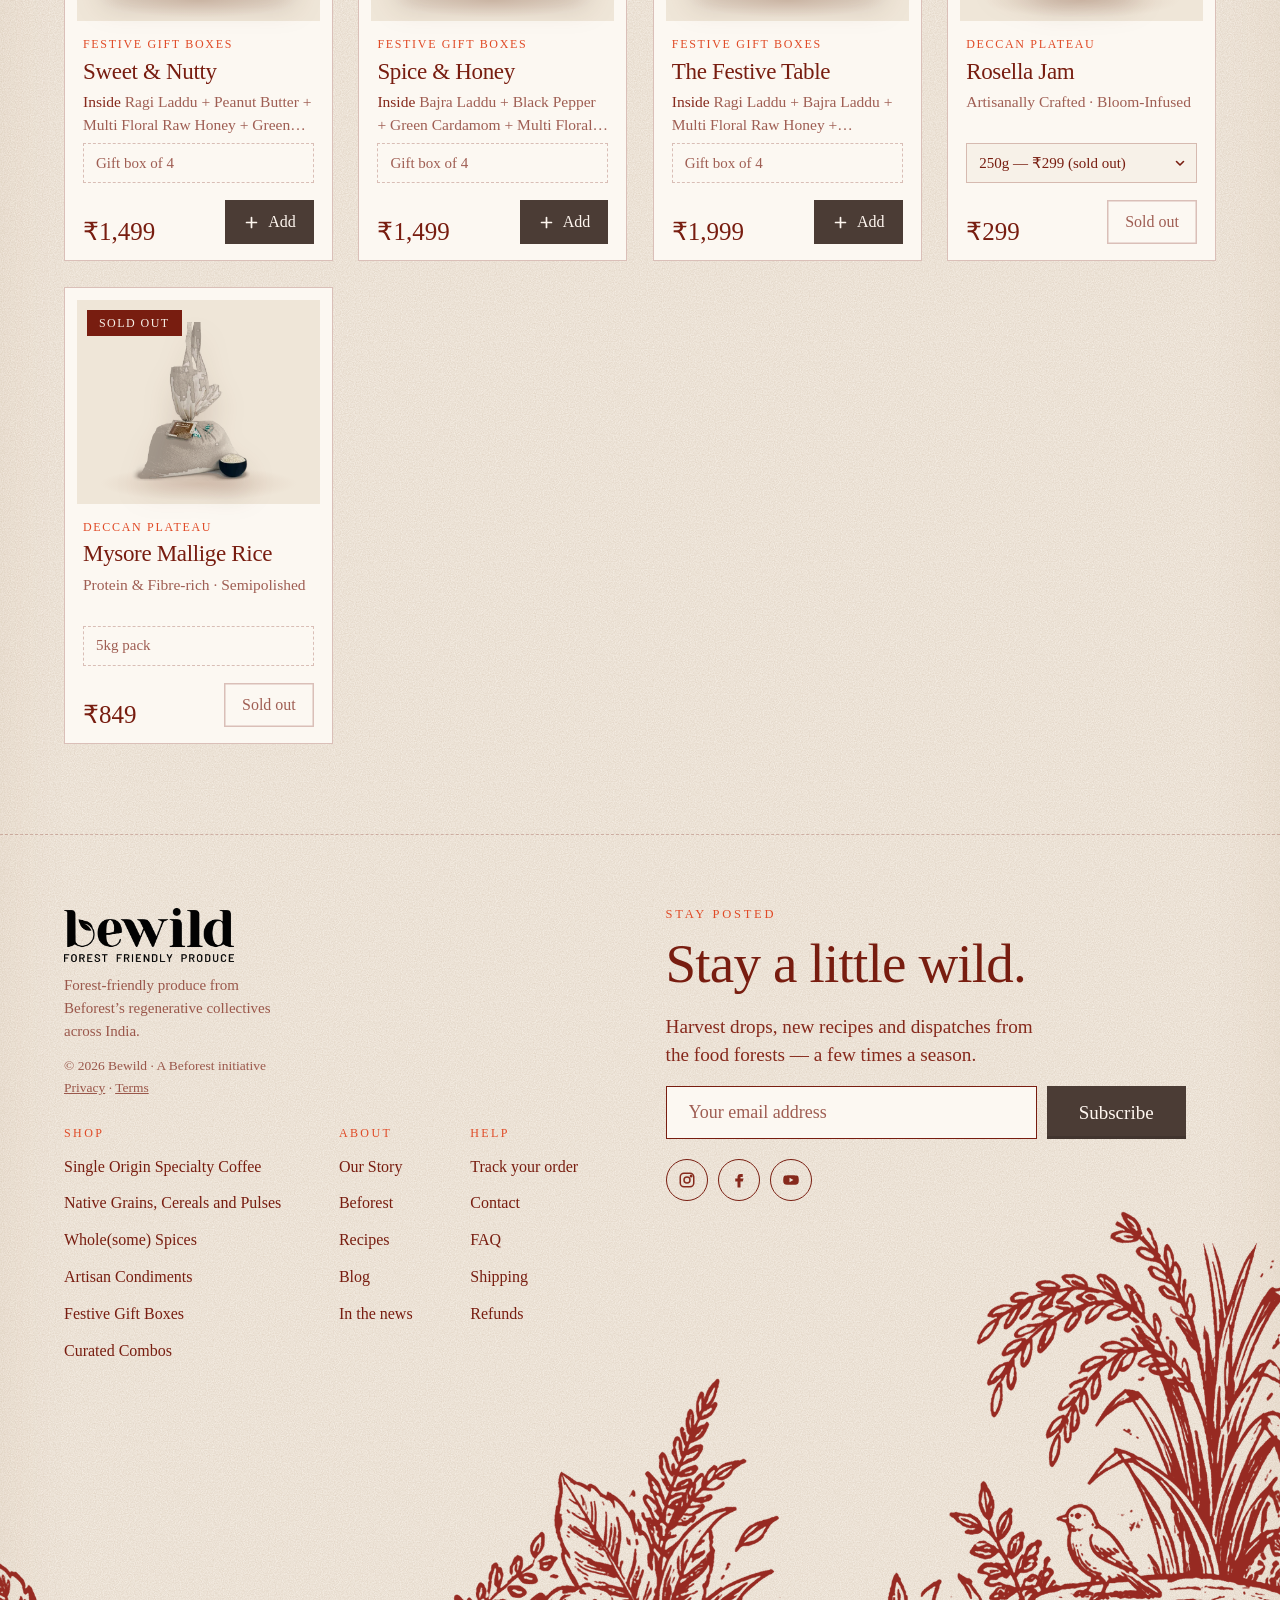
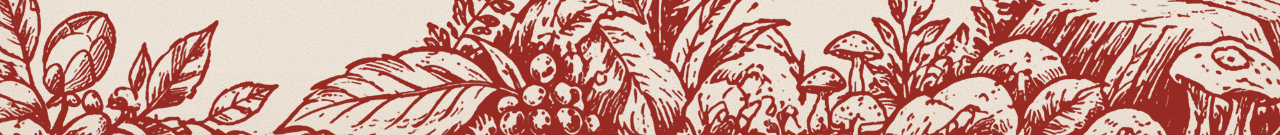
<file: shop.html>
<!doctype html>
<html lang="en">
<head>
  <meta charset="utf-8">
  <meta name="viewport" content="width=device-width, initial-scale=1">
  <title>Shop the Harvest — Bewild</title>
  <meta name="description" content="Specialty coffee, native rice, forest spices and artisanal foods from regenerative food forests across India.">
  <meta name="theme-color" content="#2f251f">
  <link rel="icon" href="https://bewild.life/cdn/shop/files/BEFOREST_MOTIF_FAVICON_32x32.png?v=1631021830">
  <link rel="preload" href="https://isdbyvwocudnlwzghphw.supabase.co/storage/v1/object/public/fonts_beforest_arizona/ABCArizonaFlare-Regular.cbcc518c.woff2" as="font" type="font/woff2" crossorigin>
  <link rel="preload" href="https://isdbyvwocudnlwzghphw.supabase.co/storage/v1/object/public/fonts_beforest_arizona/ABCArizonaFlare-Light.e9c1597c.woff2" as="font" type="font/woff2" crossorigin>
  <link rel="stylesheet" href="assets/css/style.css?v=20261103u">
</head>
<body>
  <a class="skip-link" href="#content">Skip to content</a>

  <div class="page">
    <main class="sheet">
      <div class="paper">

        <header class="site-header">
          <a class="header-logo" href="index.html"><img src="assets/img/bewild-logo-light.png?v=2" alt="Bewild home"></a>
          <button class="menu-btn" aria-expanded="false" aria-controls="main-nav">Menu</button>
          <nav class="nav" id="main-nav" aria-label="Main">
            <ul class="nav-links">
              <li class="has-menu">
                <a href="shop.html" aria-current="page" aria-haspopup="true">Shop <svg class="chev" viewBox="0 0 12 12" aria-hidden="true"><path d="M2.5 4.5 6 8l3.5-3.5" fill="none" stroke="currentColor" stroke-width="1.6" stroke-linecap="round" stroke-linejoin="round"/></svg></a>
                <ul class="nav-menu">
                  <li><a href="shop.html">All Collections</a></li>
                  <li><a href="shop.html?cat=coffee">Single Origin Specialty Coffee</a></li>
                  <li><a href="shop.html?cat=grains">Native Grains, Cereals and Pulses</a></li>
                  <li><a href="shop.html?cat=spices">Whole(some) Spices</a></li>
                  <li><a href="shop.html?cat=condiments">Artisan Condiments</a></li>
                  <li><a href="gifting.html">Festive Gift Boxes</a></li>
                </ul>
              </li>
              <li><a href="index.html#origins">Origins</a></li>
              <li><a href="shop.html?cat=combos">Combos</a></li>
              <li><a href="our-story.html">Our Story</a></li>
              <li><a href="recipes.html">Recipes</a></li>
              <li><a href="blog.html">Blog</a></li>
              <li><a href="contact.html">Contact</a></li>
              <li class="nav-only-menu"><a href="track.html">Track your order</a></li>
            </ul>
            <a class="nav-track" href="track.html">Track order</a>
            <a class="cart-btn" href="#cart" data-open-cart>
              <svg viewBox="0 0 24 24" fill="none" stroke="currentColor" stroke-width="1.8" stroke-linecap="round" stroke-linejoin="round" aria-hidden="true"><path d="M3 9h18l-1.6 9.2a2 2 0 0 1-2 1.8H6.6a2 2 0 0 1-2-1.8L3 9z"/><path d="M8 9l4-6 4 6M9.5 13v3.5M14.5 13v3.5"/></svg>
              Basket <span class="cart-count">0</span>
            </a>
          </nav>
        </header>
        <span id="content" tabindex="-1"></span>

        <section class="shop-head">
          <img class="deco" src="assets/img/branch.png" alt="" style="top:-10px;right:-20px;width:min(480px,42%)">
          <div style="position:relative">
            <h1 id="shop-heading">The Harvest</h1>
            <p class="lead">Everything we grow, gather and craft with our collectives — small batches, chemical free, straight from the land.</p>
          </div>
        </section>

        <div class="chapters" style="padding-top:60px;padding-bottom:90px">
          <div class="toolbar">
            <div class="toolbar-row"><span class="toolbar-label">Category</span><div class="tabs" id="cat-chips"></div></div>
            <div class="toolbar-row"><span class="toolbar-label">Origin</span><div class="tabs" id="origin-chips"></div></div>
            <div class="toolbar-row">
              <span class="toolbar-label">Sort</span>
              <label class="sr-only" for="sort">Sort products</label>
              <select id="sort">
                <option value="featured">Featured</option>
                <option value="low">Price: low to high</option>
                <option value="high">Price: high to low</option>
              </select>
              <label class="check"><input type="checkbox" id="instock"> In stock only</label>
              <span class="result-count" id="result-count" aria-live="polite"></span>
            </div>
          </div>
          <h2 class="sr-only">Products</h2>
          <div class="grid" id="shop-grid"></div>
        </div>

        <!-- ============ FOOTER — the last page of the same sheet ============ -->
        <footer class="site-footer">
          <img class="footer-art" src="assets/img/footer-forest.png?v=5" alt="" aria-hidden="true" width="2000" height="822" decoding="async">
          <!-- all footer content sits in the open paper on the left; the rice plant and bird keep the right -->
          <div class="footer-inner">
            <div class="footer-cols">
              <div>
                <img class="footer-logo" src="assets/img/bewild-logo.png?v=2" alt="Bewild — Forest Friendly Produce">
                <p>Forest-friendly produce from Beforest’s regenerative collectives across India.</p>
                <p class="legal">© <span id="year">2026</span> Bewild · A Beforest initiative<br>
                  <a href="https://bewild.life/policies/privacy-policy">Privacy</a> · <a href="https://bewild.life/policies/terms-of-service">Terms</a></p>
              </div>
              <div>
                <h2>Shop</h2>
                <ul>
                  <li><a href="shop.html?cat=coffee">Single Origin Specialty Coffee</a></li>
                  <li><a href="shop.html?cat=grains">Native Grains, Cereals and Pulses</a></li>
                  <li><a href="shop.html?cat=spices">Whole(some) Spices</a></li>
                  <li><a href="shop.html?cat=condiments">Artisan Condiments</a></li>
                  <li><a href="gifting.html">Festive Gift Boxes</a></li>
                  <li><a href="shop.html?cat=combos">Curated Combos</a></li>
                </ul>
              </div>
              <div>
                <h2>About</h2>
                <ul>
                  <li><a href="our-story.html">Our Story</a></li>
                  <li><a href="https://beforest.co" target="_blank" rel="noopener">Beforest</a></li>
                  <li><a href="recipes.html">Recipes</a></li>
                  <li><a href="blog.html">Blog</a></li>
                  <li><a href="media.html">In the news</a></li>
                </ul>
              </div>
              <div>
                <h2>Help</h2>
                <ul>
                  <li><a href="track.html">Track your order</a></li>
                  <li><a href="contact.html">Contact</a></li>
                  <li><a href="faq.html">FAQ</a></li>
                  <li><a href="https://bewild.life/policies/shipping-policy" target="_blank" rel="noopener">Shipping</a></li>
                  <li><a href="https://bewild.life/policies/refund-policy" target="_blank" rel="noopener">Refunds</a></li>
                </ul>
              </div>
            </div>
            <div class="signup">
              <div>
                <span class="kicker">Stay posted</span>
                <h2>Stay a little <em>wild.</em></h2>
                <p class="lead">Harvest drops, new recipes and dispatches from the food forests — a few times a season.</p>
              </div>
              <form action="https://bewild.life/contact#footer-signup" method="post" accept-charset="UTF-8">
                <input type="hidden" name="form_type" value="customer">
                <input type="hidden" name="utf8" value="✓">
                <input type="hidden" name="contact[tags]" value="newsletter">
                <label class="sr-only" for="email">Email address</label>
                <input id="email" type="email" name="contact[email]" placeholder="Your email address" required autocomplete="email">
                <button class="btn" type="submit">Subscribe</button>
              </form>
              <div class="socials">
                <a href="https://www.instagram.com/bewild.life/" target="_blank" rel="noopener" aria-label="Instagram"><svg viewBox="0 0 24 24" fill="none" stroke="currentColor" stroke-width="2"><rect x="3" y="3" width="18" height="18" rx="5"/><circle cx="12" cy="12" r="4"/><circle cx="17.5" cy="6.5" r="1" fill="currentColor"/></svg></a>
                <a href="https://www.facebook.com/bewildproduce" target="_blank" rel="noopener" aria-label="Facebook"><svg viewBox="0 0 24 24" fill="currentColor"><path d="M14 8h3V4h-3a4 4 0 0 0-4 4v2H7v4h3v8h4v-8h3l1-4h-4V8z"/></svg></a>
                <a href="https://www.youtube.com/c/BeforestFarming" target="_blank" rel="noopener" aria-label="YouTube"><svg viewBox="0 0 24 24" fill="currentColor"><path d="M22 8.2a3 3 0 0 0-2.1-2.1C18 5.6 12 5.6 12 5.6s-6 0-7.9.5A3 3 0 0 0 2 8.2 31 31 0 0 0 1.6 12 31 31 0 0 0 2 15.8a3 3 0 0 0 2.1 2.1c1.9.5 7.9.5 7.9.5s6 0 7.9-.5a3 3 0 0 0 2.1-2.1 31 31 0 0 0 .4-3.8 31 31 0 0 0-.4-3.8zM10 15V9l5.2 3z"/></svg></a>
              </div>
            </div>
          </div>
        </footer>
      </div>
    </main>
  </div>

  <script src="assets/js/products.js?v=20261026a"></script>
  <script src="assets/js/gift-boxes.js?v=20261102b"></script>
  <script src="assets/js/main.js?v=20261102z"></script>
  <script src="assets/js/motion.js?v=20261025a" defer></script>
</body>
</html>
</file>
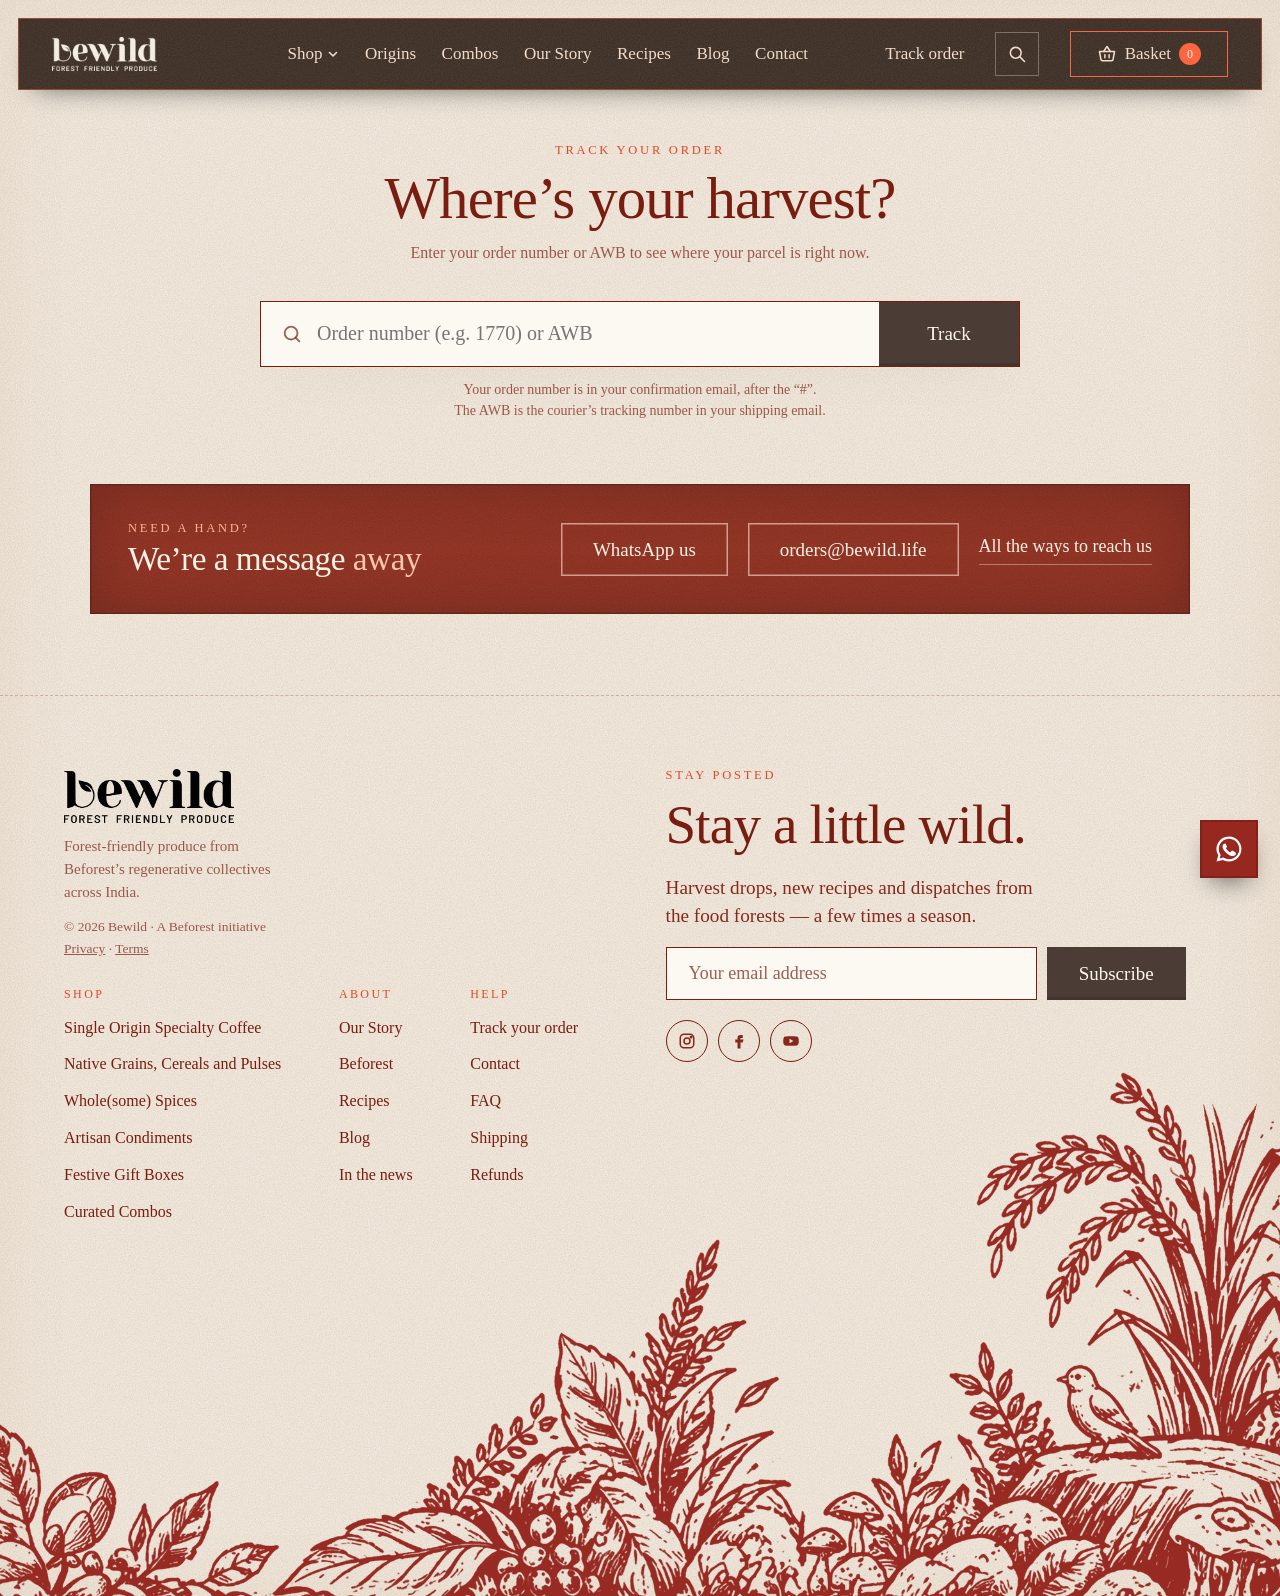
<file: track.html>
<!doctype html>
<html lang="en">
<head>
  <meta charset="utf-8">
  <meta name="viewport" content="width=device-width, initial-scale=1">
  <title>Track your order — Bewild</title>
  <meta name="description" content="Track your Bewild order with your order number or AWB, and see where your harvest is right now.">
  <meta name="theme-color" content="#2f251f">
  <link rel="icon" href="https://bewild.life/cdn/shop/files/BEFOREST_MOTIF_FAVICON_32x32.png?v=1631021830">
  <link rel="preload" href="https://isdbyvwocudnlwzghphw.supabase.co/storage/v1/object/public/fonts_beforest_arizona/ABCArizonaFlare-Regular.cbcc518c.woff2" as="font" type="font/woff2" crossorigin>
  <link rel="preload" href="https://isdbyvwocudnlwzghphw.supabase.co/storage/v1/object/public/fonts_beforest_arizona/ABCArizonaFlare-Light.e9c1597c.woff2" as="font" type="font/woff2" crossorigin>
  <link rel="stylesheet" href="assets/css/style.css?v=20261103u">
  <link rel="stylesheet" href="assets/css/track.css?v=20261102r">
</head>
<body class="track-body">
  <a class="skip-link" href="#content">Skip to content</a>

  <div class="page">
    <main class="sheet">
      <div class="paper">

        <header class="site-header">
          <a class="header-logo" href="index.html"><img src="assets/img/bewild-logo-light.png?v=2" alt="Bewild home"></a>
          <button class="menu-btn" aria-expanded="false" aria-controls="main-nav">Menu</button>
          <nav class="nav" id="main-nav" aria-label="Main">
            <ul class="nav-links">
              <li class="has-menu">
                <a href="shop.html" aria-haspopup="true">Shop <svg class="chev" viewBox="0 0 12 12" aria-hidden="true"><path d="M2.5 4.5 6 8l3.5-3.5" fill="none" stroke="currentColor" stroke-width="1.6" stroke-linecap="round" stroke-linejoin="round"/></svg></a>
                <ul class="nav-menu">
                  <li><a href="shop.html">All Collections</a></li>
                  <li><a href="shop.html?cat=coffee">Single Origin Specialty Coffee</a></li>
                  <li><a href="shop.html?cat=grains">Native Grains, Cereals and Pulses</a></li>
                  <li><a href="shop.html?cat=spices">Whole(some) Spices</a></li>
                  <li><a href="shop.html?cat=condiments">Artisan Condiments</a></li>
                  <li><a href="gifting.html">Festive Gift Boxes</a></li>
                </ul>
              </li>
              <li><a href="index.html#origins">Origins</a></li>
              <li><a href="shop.html?cat=combos">Combos</a></li>
              <li><a href="our-story.html">Our Story</a></li>
              <li><a href="recipes.html">Recipes</a></li>
              <li><a href="blog.html">Blog</a></li>
              <li><a href="contact.html">Contact</a></li>
              <li class="nav-only-menu"><a href="track.html" aria-current="page">Track your order</a></li>
            </ul>
            <a class="nav-track" href="track.html" aria-current="page">Track order</a>
            <a class="cart-btn" href="#cart" data-open-cart>
              <svg viewBox="0 0 24 24" fill="none" stroke="currentColor" stroke-width="1.8" stroke-linecap="round" stroke-linejoin="round" aria-hidden="true"><path d="M3 9h18l-1.6 9.2a2 2 0 0 1-2 1.8H6.6a2 2 0 0 1-2-1.8L3 9z"/><path d="M8 9l4-6 4 6M9.5 13v3.5M14.5 13v3.5"/></svg>
              Basket <span class="cart-count">0</span>
            </a>
          </nav>
        </header>
        <span id="content" tabindex="-1"></span>


        <!-- ============ TRACK YOUR ORDER — uses the same tracking service as bewild.life/pages/track-your-order ============ -->
        <div class="track-page">
          <header class="track-head">
            <span class="kicker">Track your order</span>
            <h1>Where’s your <em>harvest</em>?</h1>
            <p class="lead">Enter your order number or AWB to see where your parcel is right now.</p>
          </header>

          <form class="track-search" id="track-form" novalidate>
            <label class="sr-only" for="track-input">Order number or AWB</label>
            <div class="track-field">
              <svg viewBox="0 0 24 24" fill="none" stroke="currentColor" stroke-width="2" stroke-linecap="round" stroke-linejoin="round" aria-hidden="true"><circle cx="11" cy="11" r="7"/><path d="m20 20-4-4"/></svg>
              <input id="track-input" name="q" type="text" inputmode="numeric" autocomplete="off" placeholder="Order number (e.g. 1770) or AWB" required>
              <button class="btn" type="submit"><span>Track</span><i class="track-spin" aria-hidden="true"></i></button>
            </div>
            <p class="track-hint">Your order number is in your confirmation email, after the “#”. The AWB is the courier’s tracking number in your shipping email.</p>
            <p class="track-error" id="track-error" role="alert" hidden></p>
          </form>

          <section class="track-result" id="track-result" hidden aria-live="polite"></section>

          <section class="track-help">
            <div><span class="kicker">Need a hand?</span><h2>We’re a message <em>away</em></h2></div>
            <div class="track-help-links">
              <a class="btn" href="https://wa.me/919154137599" target="_blank" rel="noopener">WhatsApp us</a>
              <a class="btn btn--ghost" href="mailto:orders@bewild.life">orders@bewild.life</a>
              <a class="link-arrow" href="contact.html">All the ways to reach us</a>
            </div>
          </section>
        </div>

        <footer class="site-footer">
          <img class="footer-art" src="assets/img/footer-forest.png?v=5" alt="" aria-hidden="true" width="2000" height="822" decoding="async">
          <!-- all footer content sits in the open paper on the left; the rice plant and bird keep the right -->
          <div class="footer-inner">
            <div class="footer-cols">
              <div>
                <img class="footer-logo" src="assets/img/bewild-logo.png?v=2" alt="Bewild — Forest Friendly Produce">
                <p>Forest-friendly produce from Beforest’s regenerative collectives across India.</p>
                <p class="legal">© <span id="year">2026</span> Bewild · A Beforest initiative<br>
                  <a href="https://bewild.life/policies/privacy-policy">Privacy</a> · <a href="https://bewild.life/policies/terms-of-service">Terms</a></p>
              </div>
              <div>
                <h2>Shop</h2>
                <ul>
                  <li><a href="shop.html?cat=coffee">Single Origin Specialty Coffee</a></li>
                  <li><a href="shop.html?cat=grains">Native Grains, Cereals and Pulses</a></li>
                  <li><a href="shop.html?cat=spices">Whole(some) Spices</a></li>
                  <li><a href="shop.html?cat=condiments">Artisan Condiments</a></li>
                  <li><a href="gifting.html">Festive Gift Boxes</a></li>
                  <li><a href="shop.html?cat=combos">Curated Combos</a></li>
                </ul>
              </div>
              <div>
                <h2>About</h2>
                <ul>
                  <li><a href="our-story.html">Our Story</a></li>
                  <li><a href="https://beforest.co" target="_blank" rel="noopener">Beforest</a></li>
                  <li><a href="recipes.html">Recipes</a></li>
                  <li><a href="blog.html">Blog</a></li>
                  <li><a href="media.html">In the news</a></li>
                </ul>
              </div>
              <div>
                <h2>Help</h2>
                <ul>
                  <li><a href="track.html">Track your order</a></li>
                  <li><a href="contact.html">Contact</a></li>
                  <li><a href="faq.html">FAQ</a></li>
                  <li><a href="https://bewild.life/policies/shipping-policy" target="_blank" rel="noopener">Shipping</a></li>
                  <li><a href="https://bewild.life/policies/refund-policy" target="_blank" rel="noopener">Refunds</a></li>
                </ul>
              </div>
            </div>
            <div class="signup">
              <div>
                <span class="kicker">Stay posted</span>
                <h2>Stay a little <em>wild.</em></h2>
                <p class="lead">Harvest drops, new recipes and dispatches from the food forests — a few times a season.</p>
              </div>
              <form action="https://bewild.life/contact#footer-signup" method="post" accept-charset="UTF-8">
                <input type="hidden" name="form_type" value="customer">
                <input type="hidden" name="utf8" value="✓">
                <input type="hidden" name="contact[tags]" value="newsletter">
                <label class="sr-only" for="email">Email address</label>
                <input id="email" type="email" name="contact[email]" placeholder="Your email address" required autocomplete="email">
                <button class="btn" type="submit">Subscribe</button>
              </form>
              <div class="socials">
                <a href="https://www.instagram.com/bewild.life/" target="_blank" rel="noopener" aria-label="Instagram"><svg viewBox="0 0 24 24" fill="none" stroke="currentColor" stroke-width="2"><rect x="3" y="3" width="18" height="18" rx="5"/><circle cx="12" cy="12" r="4"/><circle cx="17.5" cy="6.5" r="1" fill="currentColor"/></svg></a>
                <a href="https://www.facebook.com/bewildproduce" target="_blank" rel="noopener" aria-label="Facebook"><svg viewBox="0 0 24 24" fill="currentColor"><path d="M14 8h3V4h-3a4 4 0 0 0-4 4v2H7v4h3v8h4v-8h3l1-4h-4V8z"/></svg></a>
                <a href="https://www.youtube.com/c/BeforestFarming" target="_blank" rel="noopener" aria-label="YouTube"><svg viewBox="0 0 24 24" fill="currentColor"><path d="M22 8.2a3 3 0 0 0-2.1-2.1C18 5.6 12 5.6 12 5.6s-6 0-7.9.5A3 3 0 0 0 2 8.2 31 31 0 0 0 1.6 12 31 31 0 0 0 2 15.8a3 3 0 0 0 2.1 2.1c1.9.5 7.9.5 7.9.5s6 0 7.9-.5a3 3 0 0 0 2.1-2.1 31 31 0 0 0 .4-3.8 31 31 0 0 0-.4-3.8zM10 15V9l5.2 3z"/></svg></a>
              </div>
            </div>
          </div>
        </footer>
      </div>
    </main>
  </div>

  <script src="assets/js/products.js?v=20261026a"></script>
  <script src="assets/js/gift-boxes.js?v=20261102b"></script>
  <script src="assets/js/main.js?v=20261102z"></script>
  <script src="assets/js/motion.js?v=20261025a" defer></script>
  <script src="assets/js/track.js?v=20261019e"></script>
</body>
</html>
</file>
<file: assets/css/style.css>
/* ==========================================================================
   Bewild — paper sketch theme
   One continuous sheet of paper in a red print frame; chapters flow
   into each other with leaf dividers and a ribbon band.
   Brand type: ABC Arizona Flare Variable only (300 Light, 400 Regular), labels included.
   ========================================================================== */

/* Brand type: ABC Arizona Flare Variable, served from Beforest's font store (woff2). Weights: 300 Light, 400 Regular. */
@font-face { font-family: "ABC Arizona Flare Variable"; font-weight: 300; font-style: normal; font-display: swap; src: url("https://isdbyvwocudnlwzghphw.supabase.co/storage/v1/object/public/fonts_beforest_arizona/ABCArizonaFlare-Light.e9c1597c.woff2") format("woff2"); }
@font-face { font-family: "ABC Arizona Flare Variable"; font-weight: 400; font-style: normal; font-display: swap; src: url("https://isdbyvwocudnlwzghphw.supabase.co/storage/v1/object/public/fonts_beforest_arizona/ABCArizonaFlare-Regular.cbcc518c.woff2") format("woff2"); }

:root {
  /* brand guideline: no rounded corners. Only true circles (stamps, round icon buttons, monograms) stay round. */
  --earth: #2f251f;
  --earth-2: #3b2e27;
  --frame: #a6342a;
  --paper: #f7f1e8;
  --paper-2: #efe6d8;
  --paper-card: #fcf8f2;
  --ink: #781d10;
  --ink-2: #86291c;
  --ink-soft: rgba(120, 29, 16, 0.7);
  --ink-line: rgba(120, 29, 16, 0.26);
  --accent: #fd6641;
  --accent-deep: #e04a26;
  --on-accent: #fff7f0;
  --button: #4b3c35;        /* filled buttons: .btn, Add, the card quantity stepper */
  --button-hover: #342e29;
  --illustration: #962820;  /* the red the woodcut illustrations are drawn in */

  --font-brand: "ABC Arizona Flare Variable", serif;
  --font-label: var(--font-brand);

  --edge: 0px;           /* sheet runs the full window width */
  --nav-gap: clamp(10px, 1.4vw, 22px);   /* space around the navigation bar */
  --chap-pad: clamp(52px, 9svh, 96px);   /* space above each chapter */
  --pad: clamp(22px, 5vw, 80px);
  --ease: cubic-bezier(.2, .7, .2, 1);

  --noise: url("data:image/svg+xml,%3Csvg xmlns='http://www.w3.org/2000/svg' width='220' height='220'%3E%3Cfilter id='n'%3E%3CfeTurbulence type='fractalNoise' baseFrequency='.85' numOctaves='3' stitchTiles='stitch'/%3E%3CfeColorMatrix values='0 0 0 0 .35 0 0 0 0 .2 0 0 0 0 .1 0 0 0 .26 0'/%3E%3C/filter%3E%3Crect width='100%25' height='100%25' filter='url(%23n)'/%3E%3C/svg%3E");
}

*, *::before, *::after { box-sizing: border-box; }
html { -webkit-text-size-adjust: 100%; scroll-behavior: smooth; }
body {
  margin: 0; position: relative; min-height: 100vh; overflow-x: hidden;
  background: var(--earth) var(--noise);
  color: var(--ink-2);
  font: 400 18px/1.55 var(--font-brand);
  -webkit-font-smoothing: antialiased;
}
img { display: block; max-width: 100%; }
a { color: inherit; }
button { font: inherit; color: inherit; cursor: pointer; }
:focus-visible { outline: 3px solid var(--accent); outline-offset: 3px; border-radius: 0; }
.sr-only { position: absolute; width: 1px; height: 1px; overflow: hidden; clip: rect(0 0 0 0); white-space: nowrap; }


/* the sheet always runs edge to edge with the same small gap on every screen */
.page { position: relative; z-index: 1; padding: 0 var(--edge); }

/* ---------- navigation bar ---------- */
/* sits inside the hero, inset from the paper's top, left and right edges; as you scroll it
   sticks to the top of the screen (sticky works because .paper uses overflow: clip) */
.site-header {
  position: sticky; top: var(--nav-gap); z-index: 40; display: flex; align-items: center; gap: clamp(16px, 3vw, 44px);
  margin: var(--nav-gap) var(--nav-gap) 0; padding: 12px clamp(16px, 2.6vw, 40px);
  background: rgba(47, 37, 31, .97) var(--noise);
  border: 1.5px solid rgba(253, 102, 65, .45); box-shadow: 0 14px 28px -18px rgba(0, 0, 0, .65);
}
.header-logo { flex: none; display: block; }
.header-logo img { height: clamp(30px, 2.6vw, 38px); width: auto; display: block; }
.nav { flex: 1; display: flex; align-items: center; gap: clamp(14px, 2.4vw, 38px); }
.nav a { font-size: 17px; color: #f3dccb; text-decoration: none; position: relative; }
.nav-links { display: flex; align-items: center; gap: clamp(14px, 2vw, 32px); margin: 0 auto; padding: 0; list-style: none; }
.nav-links > li { position: relative; }
.nav-links > li > a { display: inline-flex; align-items: center; gap: 5px; padding: 6px 0; white-space: nowrap; }
.nav-links > li > a::after { content: ""; position: absolute; left: 0; right: 100%; bottom: 0; height: 1.5px; background: var(--accent); transition: right .25s var(--ease); }
.nav-links > li > a:hover::after, .nav-links > li > a[aria-current="page"]::after { right: 0; }
.chev { width: 12px; height: 12px; transition: rotate .25s var(--ease); }
/* shop dropdown: opens on hover or keyboard focus */
.nav-menu { position: absolute; top: 100%; left: -22px; z-index: 50; min-width: 300px; margin: 0; padding: 14px 0 0; list-style: none;
  opacity: 0; visibility: hidden; translate: 0 6px; transition: opacity .2s, translate .25s var(--ease), visibility 0s .25s; }
.nav-menu::before { content: ""; position: absolute; inset: 14px 0 0; background: rgba(47, 37, 31, .98) var(--noise); border: 1.5px solid rgba(253, 102, 65, .45); box-shadow: 0 18px 30px -18px rgba(0, 0, 0, .7); }
.nav-menu li { position: relative; }
.nav-menu li + li { border-top: 1px dashed rgba(243, 220, 203, .14); }
.nav-menu a { display: block; padding: 12px 22px; font-size: 15.5px; color: #f3dccb; }
.nav-menu a:hover, .nav-menu a:focus-visible { color: #fff; background: rgba(253, 102, 65, .16); }
.has-menu:hover .nav-menu, .has-menu:focus-within .nav-menu { opacity: 1; visibility: visible; translate: 0 0; transition: opacity .2s, translate .25s var(--ease); }
.has-menu:hover .chev, .has-menu:focus-within .chev { rotate: 180deg; }
.cart-btn {
  margin-left: auto; display: inline-flex; align-items: center; gap: 8px;
  padding: 9px 18px; border-radius: 0; border: 1.5px solid var(--accent);
  background: transparent; color: #fff1e4; font-size: 16px; text-decoration: none;
}
.cart-btn svg { width: 20px; height: 20px; }
.cart-btn:hover { background: var(--accent); color: var(--on-accent); }
.cart-count { min-width: 22px; height: 22px; padding: 0 6px; border-radius: 999px; display: inline-grid; place-items: center; background: var(--accent); color: var(--on-accent); font: 400 12px/1 var(--font-label); }
.cart-btn:hover .cart-count { background: var(--on-accent); color: var(--accent-deep); }
/* desktop: links sit in the middle of the bar; logo and basket get the same width so the middle is true */
@media (min-width: 901px) {
  .header-logo { width: 158px; margin-right: calc(clamp(14px, 2.4vw, 38px) - clamp(16px, 3vw, 44px)); }
  .cart-btn { min-width: 158px; justify-content: center; margin-left: 0; }
}
.menu-btn { display: none; background: none; border: 1.5px solid rgba(243, 220, 203, .6); border-radius: 0; padding: 8px 16px; color: #f3dccb; font-size: 16px; }

/* ---------- the sheet: frame + one continuous paper ---------- */
.sheet { position: relative; min-height: 0; border-radius: 0; }
.paper {
  position: relative; display: flow-root; overflow: clip; border-radius: 0;   /* flow-root keeps the nav's top gap inside */
  background-color: var(--paper);
  background-image: var(--noise);
  background-size: 220px 220px;
  box-shadow: inset 0 0 80px rgba(140, 80, 30, .07);
}
.deco { position: absolute; z-index: 0; pointer-events: none; user-select: none; }

/* ---------- type ---------- */
b, strong { font-weight: 400; }
em, i, cite, address, blockquote { font-style: normal; }
h3 { font-weight: 400; }
html { font-synthesis: none; }
h1, h2, h3 { font-family: var(--font-brand); color: var(--ink); margin: 0; letter-spacing: -.015em; }
h1 { font-weight: 400; line-height: 1; }
h2 { font-weight: 400; font-size: clamp(34px, min(4.3vw, 7.2svh), 66px); line-height: 1.02; }
h2 em { font-style: normal; font-weight: 300; }
h3 { font-weight: 400; font-size: clamp(21px, 1.8vw, 25px); line-height: 1.12; }
.kicker { display: block; margin: 0 0 16px; font: 400 12.5px/1 var(--font-label); letter-spacing: .22em; text-transform: uppercase; color: var(--accent-deep); }
.lead { font-size: clamp(18px, 1.5vw, 21px); font-weight: 300; line-height: 1.5; max-width: 42ch; margin: 20px 0 0; color: var(--ink-2); }

/* ---------- buttons & links ---------- */
.btn {
  display: inline-flex; align-items: center; justify-content: center; gap: 12px;
  padding: 17px 32px; border: 0; border-radius: 0;
  background: var(--button); color: var(--on-accent);
  font: 400 19px/1 var(--font-brand); text-decoration: none;
  box-shadow: inset 0 -3px 0 rgba(0, 0, 0, .12);
  transition: background .2s, transform .2s var(--ease);
}
.btn svg { width: 22px; height: 22px; transition: transform .25s var(--ease); }
.btn:hover { background: var(--button-hover); transform: translateY(-2px); }
.btn:hover svg { transform: translateX(4px); }
.link-arrow { display: inline-flex; align-items: center; gap: 8px; color: var(--ink); text-decoration: none; font-size: 18px; border-bottom: 1.5px solid var(--ink-line); padding-bottom: 3px; transition: border-color .2s, gap .2s; }
.link-arrow:hover { border-color: var(--accent); gap: 12px; }

/* ---------- hero (keeps the artwork's proportions; contents scale with it) ---------- */
.hero { position: relative; container-type: inline-size; width: 100%; aspect-ratio: 1301 / 819; padding: 10cqi 4.6cqi 0; }
.hero-art { position: absolute; inset: 0 0 -12px; width: 100%; height: calc(100% + 12px);   /* the bottom edge tucks under the ribbon */ object-fit: contain; object-position: right bottom; pointer-events: none; }
.hero > :not(.hero-art) { position: relative; }
.hero h1 { font-size: 6.5cqi; margin-top: 0; }
.hero h1 span { display: block; white-space: nowrap; }
.hero h1 em { font-style: normal; font-weight: 300; }
.hero .lead { font-size: max(15px, 1.75cqi); max-width: 42cqi; margin-top: 2cqi; }
.hero-actions { display: flex; flex-wrap: wrap; align-items: center; gap: 1.5cqi 2.6cqi; margin-top: 2.4cqi; }
.hero .btn { font-size: max(16px, 1.6cqi); padding: 1.3cqi 2.7cqi; }
.hero .link-arrow { font-size: max(15px, 1.4cqi); }

/* ---------- ribbon: the band that ties the hero to the chapters ---------- */
.ribbon { position: relative; z-index: 2; margin: clamp(-30px, -2vw, -14px) -20px 0; transform: rotate(-1.2deg); background: var(--button-hover) var(--noise); color: #fff1e4; box-shadow: 0 10px 20px -14px rgba(60, 20, 0, .6); overflow: hidden; }
.ribbon-track { display: flex; width: max-content; animation: ribbon 55s linear infinite; }
.ribbon:hover .ribbon-track { animation-play-state: paused; }   /* hold still so it can be read */
.ribbon-track span { display: inline-flex; align-items: center; gap: 26px; padding: 15px 13px; font: 400 clamp(20px, 2vw, 27px)/1 var(--font-brand); white-space: nowrap; }
.ribbon-track span::after { content: ""; width: 18px; height: 18px; background: url("../img/leaf.png") center / contain no-repeat; filter: brightness(0) invert(1) opacity(.75); }
@keyframes ribbon { to { transform: translateX(-50%); } }

/* ---------- gifting banner (home, under the ribbon) ----------
   Full sheet width at 3:1, the shape of the photo. Only the button is a link, and only the button reacts on hover.
   The terracotta still life is the backdrop: the gift box stands on the right, so the copy sits on the
   empty wall to the left, in cream. Phones: a taller crop that keeps the box, copy on a soft wash above it. */
.gift-banner {
  position: relative; display: flex; align-items: center;
  aspect-ratio: 3 / 1; min-height: 340px; margin-top: var(--chap-pad); overflow: hidden;
  color: #fff1e4;
  background: #a7472c;   /* the wall colour, while the photo loads */
  border-top: 1.5px solid var(--ink); border-bottom: 1.5px solid var(--ink);
}
/* a dashed inner rule, like a printed card */
.gift-banner::after { content: ""; position: absolute; z-index: 5; inset: clamp(8px, .8vw, 12px) 0; border-top: 1.2px dashed rgba(255, 241, 228, .45); border-bottom: 1.2px dashed rgba(255, 241, 228, .45); pointer-events: none; }

.gift-photo { position: absolute; inset: 0; z-index: 0; }
.gift-photo img { width: 100%; height: 100%; object-fit: cover; object-position: 70% 50%; }
/* a soft shade behind the copy so the cream type holds over the light patches on the wall */
.gift-photo::after { content: ""; position: absolute; inset: 0; background: linear-gradient(90deg, rgba(70, 20, 8, .38) 0%, rgba(70, 20, 8, .16) 34%, transparent 52%); }

.gift-copy { position: relative; z-index: 2; max-width: 50%; padding: clamp(30px, 3vw, 48px) 0 clamp(30px, 3vw, 48px) 15%; }   /* 15% clears the drawn branch and the swirls on the left edge of the photo */
.gift-copy .kicker { margin-bottom: clamp(12px, 1.2vw, 18px); color: #ffe2c6; }
.gift-copy h2 { margin: 0; max-width: 12ch; color: #fff6ec; font-size: clamp(34px, 4vw, 62px); line-height: 1; letter-spacing: -.015em; text-shadow: 0 2px 18px rgba(60, 15, 5, .35); }
.gift-copy h2 em { font-style: normal; font-weight: 300; }
.gift-line { margin: clamp(12px, 1.2vw, 18px) 0 0; font: 400 clamp(12px, .95vw, 14px)/1.4 var(--font-label); letter-spacing: .22em; text-transform: uppercase; color: rgba(255, 241, 228, .88); }
.gift-cta { margin-top: clamp(18px, 2vw, 28px); background: #fff1e4; color: var(--ink); }
.gift-cta:hover { background: #fff; color: var(--ink); }   /* .btn:hover already lifts it and nudges the arrow */

@media (max-width: 1200px) {
  .gift-copy { padding-left: 11%; }
  .gift-copy h2 { font-size: clamp(30px, 3.6vw, 62px); }
  .gift-line { max-width: 26ch; }   /* wraps to two lines so it stays clear of the box */
}
/* tablets and phones: a 3:1 photo cropped tall would be all box, so the copy gets its own terracotta panel
   (the wall colour) and the photo sits under it, wider than tall, with its top edge fading into the panel */
@media (max-width: 900px) {
  .gift-banner { flex-direction: column; align-items: stretch; aspect-ratio: auto; min-height: 0; background: #a5421f; }
  .gift-photo { position: relative; order: 2; aspect-ratio: 16 / 10; }
  .gift-photo img { object-position: 72% 50%; }
  .gift-photo::after { background: linear-gradient(180deg, #a5421f 0%, rgba(165, 66, 31, 0) 22%); }
  .gift-copy { max-width: none; padding: 44px var(--pad) 8px; }
  .gift-copy h2 { font-size: clamp(34px, 8.6vw, 54px); }
  .gift-line { max-width: none; }
}
@media (max-width: 640px) { .gift-photo { aspect-ratio: 5 / 4; } .gift-photo img { object-position: 80% 50%; } .gift-copy { padding-top: 38px; } }

/* ---------- chapters ---------- */
.chapters { position: relative; padding: 0 var(--pad); }
.chapter { position: relative; padding: var(--chap-pad) 0 0; scroll-margin-top: 100px; }
.chapter:last-child { padding-bottom: var(--chap-pad); }
.chapter-head { display: flex; flex-wrap: wrap; align-items: flex-end; justify-content: space-between; gap: 18px 40px; margin-bottom: clamp(22px, 3.6svh, 40px); }
/* heading left, intro right: keeps chapter openings short */
.chapter-head.split { display: grid; grid-template-columns: minmax(0, 1.15fr) minmax(0, .85fr); align-items: end; }
.chapter-head.split > div:first-child { max-width: none; }
.chapter-head.split .lead { margin: 0; max-width: 46ch; justify-self: end; }
/* section leads stay on one line on wide screens */
@media (min-width: 1180px) { .chapter-head.split .lead, .head-aside .lead { max-width: none; white-space: nowrap; } }
.pdp .chapter-head.split .lead { white-space: normal; max-width: 46ch; }  /* product pages: leads hold product names of any length */
.chapter-head > div:first-child { max-width: 720px; }

/* divider between chapters: rule — leaf — rule */
.divider { display: flex; align-items: center; gap: 18px; margin-top: var(--chap-pad); color: var(--ink-line); }
.divider::before, .divider::after { content: ""; flex: 1; border-top: 1.5px solid currentColor; }
.divider img { width: 34px; opacity: .8; }
.divider + .chapter { padding-top: calc(var(--chap-pad) * .6); }

/* ---------- tabs ---------- */
.tabs { display: flex; flex-wrap: wrap; gap: 10px; }
.tab { padding: 10px 20px; border-radius: 0; border: 1.5px solid var(--ink); background: transparent; color: var(--ink); font-size: 17px; transition: background .2s, color .2s; }
.tab:hover { background: rgba(120, 29, 16, .07); }
.tab[aria-selected="true"], .tab[aria-pressed="true"] { background: var(--ink); color: var(--paper); }
.tab .n { opacity: .6; margin-left: 5px; font: 400 13px var(--font-label); }

/* ---------- product cards ---------- */
.grid { display: grid; gap: clamp(16px, 2vw, 26px); grid-template-columns: repeat(auto-fill, minmax(240px, 1fr)); }
.card {
  position: relative; display: flex; flex-direction: column; padding: 12px; border-radius: 0;
  background: var(--paper-card); border: 1.5px solid var(--ink-line);
  transition: border-color .3s, box-shadow .3s, transform .35s var(--ease);
  animation: rise .5s var(--ease) both;
}
.card:hover { border-color: var(--ink); box-shadow: 0 24px 36px -26px rgba(120, 29, 16, .55); }
@keyframes rise { from { opacity: 0; transform: translateY(14px); } }
.card-media {
  position: relative; display: grid; place-items: center; aspect-ratio: 1 / .84; padding: 11%;
  border-radius: 0;
  background: radial-gradient(ellipse 58% 12% at 50% 90%, rgba(120, 50, 20, .16), transparent 70%), var(--paper-2);
}
/* ingredient drawing that blooms in behind the pack on hover */
.card-media .art {
  position: absolute; inset: 6%; width: 88%; height: 88%; object-fit: contain;
  opacity: 0; transform: scale(.9) rotate(-4deg); filter: none;
  transition: opacity .45s var(--ease), transform .7s var(--ease);
}
.card:hover .card-media .art { opacity: .55; transform: scale(1.05) rotate(0); filter: none; }
.card-media .pack {
  position: absolute; inset: 11%; width: 78%; height: 78%; object-fit: contain;
  filter: drop-shadow(0 14px 14px rgba(70, 30, 10, .18));
  transition: transform .5s var(--ease), filter .5s var(--ease);
}
.card:hover .card-media .pack { transform: translateY(-8px) rotate(-1.5deg) scale(1.04); filter: drop-shadow(0 26px 20px rgba(70, 30, 10, .22)); }
.badge { position: absolute; top: 10px; left: 10px; z-index: 2; padding: 6px 11px; border-radius: 0; background: var(--paper-card); color: var(--ink); border: 1.2px solid var(--ink); font: 400 12px/1 var(--font-label); letter-spacing: .12em; text-transform: uppercase; }
.badge--out { background: var(--ink); color: var(--paper); }
/* saving tag: small and quiet, same family as the badge, top-right so it never covers the pack */
.stamp { position: absolute; top: 10px; right: 10px; z-index: 2; padding: 6px 10px; background: var(--paper-card); color: var(--accent-deep);
  border: 1.2px solid var(--accent-deep); font: 400 12px/1 var(--font-label); letter-spacing: .12em; text-transform: uppercase; white-space: nowrap; }
.stamp small { font: inherit; letter-spacing: inherit; margin-right: 4px; }
.card-body { display: flex; flex-direction: column; gap: 7px; flex: 1; padding: 16px 6px 4px; }
.card-meta { display: flex; justify-content: space-between; gap: 10px; font: 400 12px/1.2 var(--font-label); letter-spacing: .14em; text-transform: uppercase; color: var(--accent-deep); }
.card-meta .w { color: var(--ink-soft); }
.card h3 a { text-decoration: none; }
.card h3 a:hover { color: var(--accent-deep); }
/* the whole card opens the product: the name's link stretches over the card;
   the size/grind selector and the Add button sit above it and keep working */
.card h3 a::after { content: ""; position: absolute; inset: 0; z-index: 1; }
.card { cursor: pointer; }
.card:hover { transform: translateY(-3px); }
.card:hover h3 a { color: var(--accent-deep); }
.card-option, .card-foot .add-btn, .card-foot .card-qty, .card-media .badge, .card-media .stamp { position: relative; z-index: 3; }
.card-media .badge, .card-media .stamp { position: absolute; }
.card:has(h3 a:focus-visible) { outline: 2px solid var(--accent); outline-offset: 3px; }
.card-sub { margin: 0; font-size: 15.5px; font-weight: 300; line-height: 1.45; color: var(--ink-soft); display: -webkit-box; -webkit-line-clamp: 2; -webkit-box-orient: vertical; overflow: hidden; }
.card-sub b { font-weight: 400; color: var(--ink-2); }
.card select { width: 100%; padding: 9px 12px; border-radius: 0; border: 1.5px solid var(--ink-line); background: var(--paper); color: var(--ink); font: 400 15px var(--font-brand); }
/* fixed card rows: every card is the same height whatever the product */
.card h3 { white-space: nowrap; overflow: hidden; text-overflow: ellipsis; }
.card .card-sub { min-height: calc(2 * 1.45em); }
.card-option { height: 40px; }
.card-option select { height: 40px; }
.option-chip { display: flex; align-items: center; height: 40px; padding: 0 12px; border-radius: 0; border: 1.5px dashed var(--ink-line); color: var(--ink-soft); font-size: 15px; }
.card .price { min-height: calc(25px + 19px); display: flex; flex-direction: column; justify-content: flex-end; }
.card-foot { display: flex; align-items: flex-end; justify-content: space-between; gap: 12px; margin-top: auto; padding-top: 10px; }
.price { font: 400 25px/1 var(--font-brand); color: var(--ink); }
.price s { display: block; margin-bottom: 4px; font-size: 15px; font-weight: 300; line-height: 1; color: var(--ink-soft); }
.add-btn { flex: none; display: inline-flex; align-items: center; gap: 8px; height: 44px; padding: 0 18px; border-radius: 0; border: 0; background: var(--button); color: var(--on-accent); font-size: 16px; transition: background .2s, transform .2s var(--ease); }
.add-btn svg { width: 17px; height: 17px; }
.add-btn:hover { background: var(--button-hover); transform: scale(1.04); }
.add-btn.is-added { background: var(--ink); }
.add-btn:disabled { background: transparent; color: var(--ink-soft); box-shadow: inset 0 0 0 1.5px var(--ink-line); cursor: not-allowed; transform: none; }
.empty-note { grid-column: 1 / -1; padding: 50px 0; text-align: center; color: var(--ink-soft); }

/* one swipeable row: keeps a chapter within one screen */
.grid--row {
  grid-template-columns: none; grid-auto-flow: column;
  grid-auto-columns: calc((100% - 2 * clamp(16px, 2vw, 26px)) / 3);
  overflow-x: auto; scroll-snap-type: x mandatory; padding: 4px 4px 18px; margin: -4px -4px 0;
  scrollbar-width: thin; scrollbar-color: var(--ink-line) transparent;
}
.grid--row > * { scroll-snap-align: start; }
/* keep the image band from getting too tall in the wider row cards */
.grid--row .card-media { aspect-ratio: auto; height: clamp(170px, 23svh, 215px); }

/* ---------- shop by origin: region panel + product row ---------- */
.origin-shop { display: grid; grid-template-columns: minmax(250px, 1fr) minmax(0, 2fr); gap: clamp(16px, 2vw, 26px); align-items: stretch; }
.origin-shop .origin { min-height: 0; }
.origin-shop .origin:hover { transform: none; }
/* the region's photo in natural colour; a dark fade at the bottom keeps the text readable */
.origin-shop .origin { justify-content: flex-end; }
.origin-shop .origin > :not(.origin-photo) { position: relative; z-index: 1; }
.origin-photo { position: absolute; inset: 0; z-index: 0; overflow: hidden; border-radius: inherit; }
.origin .origin-photo img { position: absolute; inset: 0; width: 100%; height: 100%; max-width: none; object-fit: cover; margin: 0; align-self: auto; filter: none; opacity: 1; animation: rise .6s var(--ease) both; }
.origin-photo::after { content: ""; position: absolute; inset: 0; background: linear-gradient(180deg, rgba(20, 12, 8, 0) 40%, rgba(20, 12, 8, .55) 68%, rgba(20, 12, 8, .85) 100%); }
.origin-shop .origin:hover .origin-photo img { transform: scale(1.03) rotate(0); transition: transform 1.2s var(--ease); }
.origin .count { text-decoration: none; border-bottom: 1.5px solid rgba(255, 241, 228, .4); align-self: flex-start; padding-bottom: 2px; }
.origin .count:hover { border-color: #ffb194; }
.grid--row-2 { grid-auto-columns: calc((100% - clamp(16px, 2vw, 26px)) / 2); }

/* ---------- origins: ink cards on the same paper ---------- */
.origin {
  position: relative; overflow: hidden; display: flex; flex-direction: column; gap: 8px; min-height: min(340px, 44svh);
  padding: 28px; border-radius: 0; text-decoration: none; color: #f6e2d2;
  background: #8c2a1e var(--noise);
  box-shadow: inset 0 0 0 1.5px rgba(0, 0, 0, .2), inset 0 0 60px rgba(0, 0, 0, .2);
  transition: transform .35s var(--ease), box-shadow .35s;
}
.origin:hover { transform: translateY(-5px); box-shadow: inset 0 0 0 1.5px rgba(0, 0, 0, .2), 0 26px 36px -24px rgba(90, 20, 10, .7); }
.origin img { height: min(130px, 15svh); width: auto; max-width: 100%; object-fit: contain; align-self: flex-end; margin-bottom: auto; filter: brightness(0) invert(1) sepia(.3); opacity: .85; transition: transform .6s var(--ease); }
.origin:hover img { transform: rotate(-4deg) scale(1.05); }
.origin .where { font: 400 12px/1 var(--font-label); letter-spacing: .18em; text-transform: uppercase; color: #ffb194; }
.origin h3 { color: #fff1e4; font-size: 32px; font-weight: 400; }
.origin p { margin: 0; font-size: 16.5px; font-weight: 300; }
.origin .count { margin-top: 6px; color: #fff1e4; }

/* ---------- story strip ---------- */
.strip { display: grid; grid-auto-flow: column; grid-auto-columns: minmax(250px, 290px); gap: 20px; overflow-x: auto; scroll-snap-type: x mandatory; padding: 4px 4px 22px; scrollbar-width: thin; scrollbar-color: var(--ink-line) transparent; }
.strip > * { scroll-snap-align: start; }
.strip-nav { display: flex; gap: 10px; }
.round-btn { width: 50px; height: 50px; border-radius: 50%; display: grid; place-items: center; border: 1.5px solid var(--ink); background: transparent; color: var(--ink); transition: background .2s, color .2s; }
.round-btn:hover { background: var(--ink); color: var(--paper); }
.round-btn svg { width: 20px; height: 20px; }
/* story of our produce: six steps at a time; each card turns over like a photo print to show its picture */
.steps-bar { align-items: center; margin-bottom: 18px; }
.steps-count { margin: 0; color: var(--ink-soft); font-weight: 300; }
.steps-count b { font-weight: 400; color: var(--ink); font-variant-numeric: tabular-nums; }
.round-btn:disabled { opacity: .35; cursor: default; }
.round-btn:disabled:hover { background: transparent; color: var(--ink); }
.flips { --gap: 16px; gap: var(--gap); grid-auto-columns: 100%; margin: 0; padding: 8px 0 14px; list-style: none; scrollbar-width: none; }
.flip-page { min-width: 0; }
.flip-grid { display: grid; grid-template-columns: repeat(3, minmax(0, 1fr)); gap: var(--gap); margin: 0; padding: 0; list-style: none; }
.flips::-webkit-scrollbar { display: none; }
/* the card lifts a little while its text fades out and the photo fades in over it */
.flip { height: 214px; outline: none; cursor: pointer; }
.flip-in { position: relative; height: 100%; box-shadow: 0 4px 8px rgba(120, 29, 16, .08); transition: transform .3s, box-shadow .3s; }
.flip-front { transition: opacity .5s; }
.flip-back { opacity: 0; transition: opacity .4s; }
@media (hover: hover) {
  .flip:hover .flip-in { transform: translateY(-5px); box-shadow: 0 8px 16px rgba(120, 29, 16, .16); }
  .flip:hover .flip-front { opacity: 0; }
  .flip:hover .flip-back { opacity: 1; }
}
.flip.is-turned .flip-in, .flip:focus-visible .flip-in { transform: translateY(-5px); box-shadow: 0 8px 16px rgba(120, 29, 16, .16); }
.flip.is-turned .flip-front, .flip:focus-visible .flip-front { opacity: 0; }
.flip.is-turned .flip-back, .flip:focus-visible .flip-back { opacity: 1; }
.flip:focus-visible .flip-back { outline: 2px solid var(--accent); outline-offset: 2px; }
.flip-front, .flip-back { position: absolute; inset: 0; border: 1.5px solid var(--ink-line); }
.flip-front { display: flex; flex-direction: column; gap: 8px; padding: 18px 16px 18px; background: var(--paper-card) var(--noise); }
.flip-top { display: flex; align-items: flex-start; justify-content: space-between; margin-bottom: 20px; }
.flip-icon { width: 46px; height: 46px; color: var(--ink); }
.flip-no { font: 400 13px/1 var(--font-label); letter-spacing: .14em; color: var(--ink-soft); font-variant-numeric: tabular-nums; }
.flip-front h3 { margin: 0; font-size: 20px; font-weight: 400; line-height: 1.15; color: var(--ink); }
.flip-front p { margin: 0; font-size: 15px; font-weight: 300; line-height: 1.45; color: var(--ink-2); }
.flip-back { overflow: hidden; background: var(--paper-2); }
.flip-back img { width: 100%; height: 100%; object-fit: cover; }
@media (max-width: 640px) {
  .flips { --gap: 12px; }
  .flip-grid { grid-template-columns: repeat(2, minmax(0, 1fr)); }
  .flip { height: 270px; }
  .flip-front { padding: 14px 12px; }
  .flip-front h3 { font-size: 18px; }
  .flip-front p { font-size: 14px; }
  .flip-icon { width: 34px; height: 34px; }
}
@media (prefers-reduced-motion: reduce) {
  .flip-in { transition: none; transform: none !important; }   /* keep the fade, drop the lift */
}

/* ---------- recipes ---------- */
/* home: recipe cards — the dish large with its type as a tag and its Bewild staple as a small pack sticker; two quiet lines below */
.rc-head { align-items: flex-end; }
.rc-side { display: grid; justify-items: end; gap: 14px; }
.rc-side .lead { margin: 0; }
.rc-controls { display: flex; align-items: center; gap: 22px; }
.recipe-strip { --gap: 20px; gap: var(--gap); grid-auto-columns: calc((100% - 2 * var(--gap)) / 3); margin: 0; padding: 4px 0 8px; list-style: none; scrollbar-width: none; }
.recipe-strip::-webkit-scrollbar { display: none; }
.rc { position: relative; display: flex; flex-direction: column; gap: 6px; }
.rc-photo { position: relative; aspect-ratio: 4 / 3.8; overflow: hidden; margin-bottom: 10px; background: var(--paper-2); }
.rc-photo > img { width: 100%; height: 100%; object-fit: cover; transition: transform .9s cubic-bezier(.16, 1, .3, 1); }
.rc:hover .rc-photo > img { transform: scale(1.05); }
.rc-tag { position: absolute; top: 12px; left: 12px; padding: 6px 9px; background: var(--paper-card); border: 1px solid var(--ink-line); font: 400 12px/1 var(--font-label); letter-spacing: .14em; text-transform: uppercase; color: var(--ink); }
/* the Bewild staple: a small pack sticker; hover opens its name */
.rc-made { position: absolute; right: 12px; bottom: 12px; z-index: 2; display: flex; align-items: center; height: 60px; background: var(--paper-card); border: 1.5px solid var(--ink); color: var(--ink); text-decoration: none; box-shadow: 0 10px 20px -12px rgba(47, 37, 31, .6); }
.rc-made img { width: 57px; height: 57px; object-fit: contain; padding: 5px; }
.rc-made span { max-width: 0; overflow: hidden; white-space: nowrap; font-size: 14px; transition: max-width .45s cubic-bezier(.16, 1, .3, 1), padding .45s cubic-bezier(.16, 1, .3, 1); }
.rc-made:hover span, .rc-made:focus-visible span { max-width: 230px; padding: 0 4px 0 12px; }
.rc-made:focus-visible { outline: 2px solid var(--accent); outline-offset: 2px; }
.rc h3 { margin: 0; font-size: 21px; font-weight: 400; line-height: 1.2; color: var(--ink); display: -webkit-box; -webkit-line-clamp: 2; -webkit-box-orient: vertical; overflow: hidden; }
.rc-main { color: inherit; text-decoration: none; text-underline-offset: 4px; text-decoration-thickness: 1px; }
.rc-main::after { content: ""; position: absolute; inset: 0; z-index: 1; }
.rc:hover .rc-main { text-decoration: underline; }
.rc-main:focus-visible { outline: none; }
.rc:has(.rc-main:focus-visible) { outline: 2px solid var(--accent); outline-offset: 4px; }
.rc-meta { font-size: 14.5px; color: var(--ink-soft); }
@media (max-width: 900px) { .rc-side { justify-items: start; } }
@media (max-width: 640px) { .recipe-strip { --gap: 12px; grid-auto-columns: calc((100% - var(--gap)) / 2); } .rc h3 { font-size: 18px; } .rc-made { height: 46px; } .rc-made img { width: 43px; height: 43px; } .rc-tag { font-size: 12px; padding: 5px 7px; letter-spacing: .1em; } }

.made-with { display: grid; grid-template-columns: 54px minmax(0, 1fr) auto; align-items: center; gap: 12px; margin-top: 4px; padding: 12px 0 0; border-top: 1.5px dashed var(--ink-line); }
.made-with img { width: 54px; height: 54px; object-fit: contain; filter: drop-shadow(0 6px 6px rgba(70, 30, 10, .18)); }
.made-with small { display: block; font: 400 12px/1 var(--font-label); letter-spacing: .16em; text-transform: uppercase; color: var(--accent-deep); }
.made-with b { display: -webkit-box; -webkit-line-clamp: 2; -webkit-box-orient: vertical; overflow: hidden; margin: 4px 0 2px; font-weight: 400; line-height: 1.2; color: var(--ink); }
.made-with .price { font-size: 17px; }


/* ---------- community ---------- */
/* community voices: three equal cards — photo, stars, one quote, who said it; the rice they talk about in one slim line below */
.voices { display: grid; grid-template-columns: repeat(3, minmax(0, 1fr)); gap: clamp(16px, 2vw, 24px); }
.voice { display: flex; flex-direction: column; margin: 0; overflow: hidden; background: var(--paper-card); border: 1.5px solid var(--ink-line); color: var(--ink); }
.voice blockquote, .voice blockquote p { margin: 0; }
.stars { color: var(--accent); letter-spacing: 3px; font-size: 15px; }
.voice .stars { color: var(--ink); font-size: 14px; }
.voice-photo { width: 100%; aspect-ratio: 16 / 10; object-fit: cover; }
.voice-body { flex: 1; display: flex; flex-direction: column; gap: 10px; padding: 20px 22px 18px; }
.voice-body blockquote p { font: 400 clamp(19px, 1.6vw, 23px)/1.3 var(--font-brand); color: var(--ink); }
.voice figcaption { display: grid; grid-template-columns: auto minmax(0, 1fr); align-items: center; gap: 12px; margin-top: auto; padding-top: 14px; border-top: 1px dashed var(--ink-line); }
.voice figcaption b { display: block; font-weight: 400; font-size: 16px; line-height: 1.2; }
.voice figcaption small { display: block; font-size: 13.5px; font-weight: 300; color: var(--ink-soft); }
.monogram { width: 36px; height: 36px; display: grid; place-items: center; border: 1.5px solid var(--ink-line); font: 400 13px/1 var(--font-brand); letter-spacing: .04em; color: var(--ink); }
@media (max-width: 900px) {
  .voices { display: grid; grid-auto-flow: column; grid-template-columns: none; grid-auto-columns: 78%; overflow-x: auto; scroll-snap-type: x mandatory; scrollbar-width: none; }
  .voices::-webkit-scrollbar { display: none; }
  .voice { scroll-snap-align: start; }
}

/* ---------- our journey: year tabs + featured event ---------- */
.event-spread { display: grid; grid-template-columns: minmax(0, 1.35fr) minmax(0, 1fr); gap: clamp(16px, 2vw, 26px); height: clamp(300px, 44svh, 450px); }
.event-photo { position: relative; margin: 0; overflow: hidden; border-radius: 0; border: 1.5px solid var(--ink-line); background: var(--paper-2); }
.event-photo img { width: 100%; height: 100%; object-fit: cover; animation: rise .5s var(--ease) both; }
.event-card { position: relative; display: flex; flex-direction: column; gap: 12px; padding: clamp(22px, 2.4vw, 34px); border-radius: 0; border: 1.5px solid var(--ink-line); background: var(--paper-card); }
.event-card .kicker { margin: 0; }
.event-card h3 { font-size: clamp(28px, min(2.6vw, 4.6svh), 42px); font-weight: 400; line-height: 1.08; }
.event-place { display: flex; align-items: center; gap: 8px; margin: 0; font-size: 18px; font-weight: 300; color: var(--ink-soft); }
.event-place svg { width: 18px; height: 18px; flex: none; }
.event-nav { margin-top: auto; display: flex; align-items: center; justify-content: space-between; padding-top: 18px; border-top: 1.5px dashed var(--ink-line); }
.event-count { color: var(--ink-soft); }
.event-count b { font: 400 30px/1 var(--font-brand); color: var(--ink); }
.round-btn:disabled { opacity: .35; cursor: default; background: transparent; color: var(--ink); }

/* ---------- footer (the end of the same sheet) ---------- */
/* the forest illustration is 41.1% as tall as it is wide. Its right side (rice plant) rises to the
   top of the art; its left half stays open down to 51.5% of its height. So: padding reserves the full
   art height (keeping the sign-up on the right clear), and the left column is allowed to run down
   into the open left part of the art (negative margin, ~19% of width, well inside that 51.5%). */
.site-footer { position: relative; container-type: inline-size; padding: calc(var(--chap-pad) * .9) var(--pad) calc(41.1% + 8px) var(--pad); border-top: 1.5px dashed var(--ink-line); }
.footer-art { position: absolute; left: 0; right: 0; bottom: -2px; width: 100%; height: auto; pointer-events: none; }
.footer-inner { position: relative; display: grid; grid-template-columns: minmax(0, 1fr) minmax(0, 1fr); gap: 0 clamp(24px, 4vw, 64px); align-items: start; }
.footer-inner > .footer-cols { grid-column: 1; grid-row: 1; margin: 0 0 -19cqi; }   /* cqi = % of the footer's width */
.footer-inner > .signup { grid-column: 2; grid-row: 1; }
.signup { position: relative; display: grid; gap: 16px; }
.signup .lead { max-width: 40ch; }
.signup form { display: flex; gap: 10px; flex-wrap: wrap; max-width: 520px; }
.signup input { flex: 1 1 220px; min-width: 0; padding: 15px 22px; border-radius: 0; border: 1.5px solid var(--ink); background: var(--paper-card); color: var(--ink); font: 400 18px var(--font-brand); }
.signup input::placeholder { color: var(--ink-soft); }
.footer-cols { position: relative; display: grid; grid-template-columns: repeat(3, auto); justify-content: start; gap: 28px clamp(36px, 4.5vw, 72px); }
/* brand block: logo, its line underneath, then the small print */
.footer-cols > div:first-child { grid-column: 1 / -1; display: block; }
.footer-cols > div:first-child p { margin: 12px 0 0; }
.footer-cols > div:first-child .legal { margin-top: 12px; }
.footer-cols h2, .footer-cols h4 { margin: 0 0 14px; font: 400 12px/1 var(--font-label); letter-spacing: .2em; text-transform: uppercase; color: var(--accent-deep); }
.footer-cols ul { list-style: none; margin: 0; padding: 0; display: grid; gap: 9px; }
.footer-cols a { color: var(--ink); text-decoration: none; font-size: 16px; }
.footer-cols a:hover { color: var(--accent-deep); text-decoration: underline; }
.footer-cols p { margin: 12px 0 0; font-size: 15px; font-weight: 300; color: var(--ink-soft); max-width: 30ch; }
.footer-logo { width: 170px; height: auto; }
.socials { display: flex; gap: 10px; margin-top: 4px; }
.socials a { width: 42px; height: 42px; border-radius: 50%; display: grid; place-items: center; border: 1.5px solid var(--ink); }
.socials a:hover { background: var(--ink); color: var(--paper); }
.socials svg { width: 18px; height: 18px; }
.footer-cols .legal { margin-top: 16px; font-size: 13.5px; line-height: 1.6; }
.footer-cols .legal a { font-size: 13.5px; color: var(--ink-soft); text-decoration: underline; }

/* ---------- cart drawer ---------- */
.drawer-backdrop { position: fixed; inset: 0; z-index: 60; background: rgba(30, 20, 15, .55); opacity: 0; visibility: hidden; transition: opacity .3s, visibility .3s; }
.drawer-backdrop.is-open { opacity: 1; visibility: visible; }
.drawer { position: fixed; top: 12px; right: 12px; bottom: 12px; z-index: 61; width: min(460px, calc(100vw - 24px)); display: flex; flex-direction: column; border-radius: 0; transform: translateX(110%); transition: transform .45s var(--ease); }
.drawer.is-open { transform: none; }
.drawer .paper { flex: 1; min-height: 0; display: flex; flex-direction: column; padding: 26px; border-radius: 0; }
.drawer-items { min-height: 0; overscroll-behavior: contain; padding-bottom: 6px; }
.drawer-foot { flex: none; }
.drawer-head { display: flex; align-items: center; justify-content: space-between; margin-bottom: 18px; }
.drawer-head h2 { font-size: 40px; }
.drawer-items { flex: 1; overflow-y: auto; margin: 0 -8px; padding: 0 8px; }
.line { display: grid; grid-template-columns: 76px 1fr auto; gap: 14px; align-items: center; padding: 14px 0; border-bottom: 1.5px dashed var(--ink-line); }
.line img { width: 76px; height: 76px; object-fit: contain; padding: 6px; border-radius: 0; background: var(--paper-2); }
.line h4 { margin: 0; font-size: 20px; font-weight: 400; line-height: 1.1; color: var(--ink); }
.line small { display: block; color: var(--ink-soft); font-size: 14px; margin-top: 3px; }
.qty { display: inline-flex; align-items: center; gap: 2px; margin-top: 8px; border: 1.5px solid var(--ink-line); border-radius: 0; }
.qty button { width: 30px; height: 30px; border: 0; background: none; color: var(--ink); font-size: 17px; border-radius: 50%; }
.qty button:hover { background: rgba(120, 29, 16, .08); }
.qty span { min-width: 22px; text-align: center; font-size: 15px; }
.line .price { font-size: 21px; text-align: right; }
.line .rm { display: block; margin-top: 6px; margin-left: auto; background: none; border: 0; padding: 0; font-size: 13.5px; color: var(--ink-soft); text-decoration: underline; }
.drawer-foot { padding-top: 18px; display: grid; gap: 12px; }
.subtotal { display: flex; justify-content: space-between; align-items: baseline; color: var(--ink); font-size: 19px; }
.subtotal .price { font-size: 32px; }
.drawer-foot small { text-align: center; color: var(--ink-soft); font-size: 14px; }
.drawer-empty { flex: 1; display: grid; place-content: center; justify-items: center; text-align: center; gap: 16px; color: var(--ink-soft); }
.drawer-empty img { width: 150px; }

/* ---------- whatsapp & toast ---------- */
.wa { position: fixed; right: 22px; bottom: 22px; z-index: 30; width: 58px; height: 58px; border-radius: 0; display: grid; place-items: center; background: var(--illustration); color: #fff; box-shadow: 0 12px 26px -10px rgba(0, 0, 0, .6), inset 0 0 0 2px rgba(0, 0, 0, .15); transition: transform .25s var(--ease); }
.wa:hover { transform: translateY(-3px) rotate(-4deg); }
.wa svg { width: 30px; height: 30px; }
.toast { position: fixed; left: 50%; bottom: 26px; z-index: 70; transform: translate(-50%, 160%); visibility: hidden; transition: transform .4s var(--ease), visibility 0s .4s; padding: 13px 22px; border-radius: 0; background: var(--earth); color: #fff1e4; font-size: 16px; box-shadow: 0 0 0 1.5px var(--accent), 0 16px 30px -12px rgba(0, 0, 0, .6); }
.toast.is-on { transform: translate(-50%, 0); visibility: visible; transition: transform .4s var(--ease), visibility 0s; }

/* ---------- shop page ---------- */
.shop-head { position: relative; padding: clamp(40px, 5vw, 70px) var(--pad) 0 var(--pad); }
.shop-head h1 { font-size: clamp(50px, 6.4vw, 100px); margin-top: clamp(30px, 4vw, 54px); max-width: calc(100% - min(470px, 42%)); text-wrap: balance; }   /* clear of the branch drawing on the right */
@media (max-width: 900px) { .shop-head h1 { max-width: none; } }
.toolbar { display: grid; gap: 16px; margin-bottom: 34px; padding-bottom: 28px; border-bottom: 1.5px dashed var(--ink-line); }
.toolbar-row { display: flex; flex-wrap: wrap; align-items: center; gap: 12px 22px; }
.toolbar-row:has(.tabs) { flex-wrap: nowrap; align-items: flex-start; }
.toolbar-row:has(.tabs) .toolbar-label { padding-top: 18px; }
.toolbar-row .tabs { flex: 1; min-width: 0; }
.toolbar-label { font: 400 12px/1 var(--font-label); letter-spacing: .2em; text-transform: uppercase; color: var(--accent-deep); min-width: 96px; }
.toolbar select { padding: 10px 16px; border-radius: 0; border: 1.5px solid var(--ink); background: var(--paper-card); color: var(--ink); font: 400 16px var(--font-brand); }
.check { display: inline-flex; align-items: center; gap: 8px; color: var(--ink); cursor: pointer; font-size: 17px; }
.check input { accent-color: var(--ink); width: 18px; height: 18px; }
.result-count { margin-left: auto; color: var(--ink-soft); }

/* ---------- responsive ---------- */
@media (max-width: 1180px) {
}
@media (max-width: 900px) {
  .nav-links { display: none; }
  .menu-btn { display: inline-flex; }
  .nav.is-open .nav-links { display: grid; gap: 0; position: absolute; left: clamp(16px, 3vw, 44px); top: 100%; z-index: 50; width: min(300px, calc(100% - 32px)); margin: 0;
    background: var(--earth-2); border: 1.5px solid rgba(253, 102, 65, .5); }
  .nav.is-open .nav-links > li + li { border-top: 1px dashed rgba(243, 220, 203, .14); }
  .nav.is-open .nav-links > li > a { display: flex; padding: 13px 20px; }
  .nav.is-open .nav-links > li > a::after, .nav.is-open .chev { display: none; }
  .nav.is-open .nav-menu { position: static; min-width: 0; padding: 0 0 8px; opacity: 1; visibility: visible; translate: none; }
  .nav.is-open .nav-menu::before { display: none; }
  .nav.is-open .nav-menu li + li { border: 0; }
  .nav.is-open .nav-menu a { padding: 7px 20px 7px 34px; font-size: 15px; color: #e6c9b5; }
  .event-spread { grid-template-columns: 1fr; height: auto; }
  .event-photo { aspect-ratio: 16 / 10; }
  .origin-shop { grid-template-columns: 1fr; }
  .origin-shop .origin { min-height: 0; padding: 22px; }
  .origin-shop .origin { min-height: 320px; }
  .chapter-head.split { grid-template-columns: 1fr; }
  .chapter-head.split .lead { justify-self: start; }
  .grid--row { grid-auto-columns: calc((100% - 16px) / 2.3); }
  .hero { aspect-ratio: auto; padding: 30px 30px 0; display: flex; flex-direction: column; }
  .hero-art { position: relative; order: 9; inset: auto; height: auto; aspect-ratio: 1301 / 819; object-fit: contain; margin: 14px -30px 0; width: calc(100% + 60px); max-width: none; }
  .hero h1 { font-size: clamp(42px, 10.5cqi, 76px); margin-top: 8px; }
  .hero h1 span { white-space: normal; }
  .hero .lead { font-size: 18px; max-width: 40ch; margin-top: 16px; }
  .hero-actions { margin-top: 24px; gap: 18px 24px; }
  .hero .btn { font-size: 18px; padding: 16px 28px; }
  .ribbon { margin-top: 0; }
  .signup { grid-template-columns: 1fr; }
}
@media (max-width: 640px) {
  :root { --pad: 18px; }
  .page { padding: 0; }
  .sheet { border-radius: 0; }
  .paper { border-radius: 0; }
  .hero { padding: 24px 20px 0; }
  .hero-art { margin: 14px -20px 0; width: calc(100% + 40px); }
  .origin { min-height: 0; }
  .grid { grid-template-columns: 1fr 1fr; gap: 10px; }
  .grid--row { grid-template-columns: none; grid-auto-columns: 64%; }
  .card { padding: 8px; border-radius: 0; }
  .card-body { padding: 12px 4px 2px; }
  .card h3 { font-size: 19px; }
  .card-sub, .card-meta .o { display: none; }
  .price { font-size: 21px; }
  .card-foot { flex-direction: column; align-items: stretch; }
  .add-btn { justify-content: center; height: 42px; }
  .footer-cols { grid-template-columns: 1fr 1fr; }
  .footer-cols > div:first-child { grid-column: 1 / -1; }
  .wa { right: 14px; bottom: 14px; width: 52px; height: 52px; }
}
@media (prefers-reduced-motion: reduce) {
  *, *::before, *::after { animation: none !important; transition: none !important; scroll-behavior: auto !important; }
}


/* short screens (wide laptops, browser with toolbars): tighten vertical rhythm so chapters stay within one screen */
@media (min-width: 901px) and (max-height: 820px) {
  :root { --chap-pad: 44px; }
  .chapter-head { margin-bottom: 18px; }
  .card-media { aspect-ratio: 1 / .72; }
  .card-body { gap: 5px; padding-top: 12px; }
}

/* ---------- scrollbars: thin, transparent track, soft ink thumb (no grey system bars) ---------- */
.grid--row, .strip { scrollbar-width: none; }
.grid--row::-webkit-scrollbar, .strip::-webkit-scrollbar { display: none; }
.drawer-items {
  scrollbar-width: thin; scrollbar-color: rgba(120, 29, 16, .28) transparent;
}
.grid--row::-webkit-scrollbar, .strip::-webkit-scrollbar, .drawer-items::-webkit-scrollbar { width: 6px; height: 6px; background: transparent; }
.grid--row::-webkit-scrollbar-thumb, .strip::-webkit-scrollbar-thumb, .drawer-items::-webkit-scrollbar-thumb { background: rgba(120, 29, 16, .28); border-radius: 0; }
.grid--row::-webkit-scrollbar-button, .strip::-webkit-scrollbar-button, .drawer-items::-webkit-scrollbar-button { display: none; }


/* the woodcut bird perches beside the intro (in the layout, not floating), so it can never cover the text */
.head-aside { justify-self: end; display: flex; align-items: flex-end; gap: 18px; }
.head-aside .lead { margin: 0; max-width: 40ch; }
@media (max-width: 900px) { .head-aside { justify-self: start; } }

/* ---------- press: logos only, three then two, each linking to its story ---------- */
.press-band { display: grid; justify-items: center; gap: 22px; margin-top: var(--chap-pad); padding: 34px 0 30px; border-top: 1.5px dashed var(--ink-line); border-bottom: 1.5px dashed var(--ink-line); }
.press-band .kicker { margin: 0; }
.press-logos { --gap: 14px; display: flex; flex-wrap: wrap; justify-content: center; gap: var(--gap); width: min(880px, 100%); margin: 0; padding: 0; list-style: none; }
.press-logos li { flex: 0 0 calc((100% - 2 * var(--gap)) / 3); }
.press-logos a { display: grid; place-items: center; height: 92px; padding: 0 24px; background: var(--paper-card); border: 1.5px solid var(--ink-line); transition: border-color .25s, transform .35s cubic-bezier(.16, 1, .3, 1); }
.press-logos img { max-width: 100%; height: 30px; width: auto; object-fit: contain; filter: grayscale(1) contrast(1.15); opacity: .78; transition: filter .3s, opacity .3s; }
.press-logos a:hover { border-color: var(--ink); transform: translateY(-3px); }
.press-logos a:hover img { filter: none; opacity: 1; }
.press-logos a:focus-visible { outline: 2px solid var(--accent); outline-offset: 3px; }
@media (max-width: 640px) {
  .press-logos { --gap: 10px; }
  .press-logos li { flex-basis: calc((100% - var(--gap)) / 2); }
  .press-logos a { height: 74px; padding: 0 14px; }
  .press-logos img { height: 22px; }
}

@media (max-width: 1180px) {
  .footer-inner { grid-template-columns: 1fr; gap: 36px; }
  .footer-inner > .footer-cols { grid-row: 2; margin-bottom: 0; }
  .footer-inner > .signup { grid-column: 1; grid-row: 1; }
}
@media (min-width: 1181px) and (max-height: 820px) {
  .signup { gap: 10px; }
  .signup .kicker { margin-bottom: 6px; }
  .signup h2 { font-size: clamp(34px, 6svh, 46px); }
  .signup .lead { font-size: 16.5px; margin-top: 8px; }
  .signup input { padding: 12px 20px; }
  .signup .btn { padding: 13px 26px; }
}

/* ==========================================================================
   Product detail page
   ========================================================================== */
.pdp { padding-bottom: var(--chap-pad); }
.crumbs { display: flex; flex-wrap: wrap; align-items: center; gap: 10px; padding: 22px var(--pad) 0; font-size: 15px; color: var(--ink-soft); }
.crumbs a { color: var(--ink-soft); text-decoration: none; border-bottom: 1px solid var(--ink-line); }
.crumbs a:hover { color: var(--ink); border-color: var(--ink); }
.crumbs b { font-weight: 400; color: var(--ink); }

/* top spread: gallery + buy panel, sized to fit one screen */
.pdp-top { display: grid; grid-template-columns: minmax(0, 1.15fr) minmax(0, 1fr); gap: clamp(24px, 4vw, 64px); padding: 22px var(--pad) clamp(40px, 6svh, 70px); align-items: start; }
.pdp-gallery { display: grid; grid-template-columns: 76px minmax(0, 1fr); gap: 14px; }
.pdp-stage { order: 2; position: relative; margin: 0; height: clamp(380px, 66svh, 640px); overflow: hidden; background: var(--paper-2); border: 1.5px solid var(--ink-line); }
.pdp-stage .shot { width: 100%; height: 100%; object-fit: cover; animation: rise .45s var(--ease) both; }
.pdp-stage.is-pack .shot { position: relative; object-fit: contain; padding: 12%; filter: drop-shadow(0 24px 22px rgba(70, 30, 10, .2)); }
.pdp-stage .badge { top: 16px; left: 16px; }
.pdp-thumbs { order: 1; display: flex; flex-direction: column; gap: 10px; }
.pdp-thumbs button { width: 76px; height: 76px; padding: 0; overflow: hidden; background: var(--paper-2); border: 1.5px solid var(--ink-line); cursor: pointer; transition: border-color .2s; }
.pdp-thumbs button[aria-selected="true"] { border-color: var(--ink); box-shadow: inset 0 0 0 1.5px var(--ink); }
.pdp-thumbs img { width: 100%; height: 100%; object-fit: cover; }
.pdp-thumbs button:first-child img { object-fit: contain; padding: 8px; }

.pdp-buy { position: sticky; top: 110px; display: flex; flex-direction: column; gap: 16px; }
.pdp-buy .kicker { margin: 0; }
.pdp-buy h1 { font-size: clamp(40px, min(4.4vw, 7svh), 66px); line-height: 1.02; }
.pdp-sub { margin: -4px 0 0; font-size: 19px; font-weight: 300; color: var(--ink-soft); }
.pdp-notes { display: flex; flex-wrap: wrap; gap: 8px; margin: 0; padding: 0; list-style: none; }
.pdp-notes li { padding: 7px 14px; border: 1.5px dashed var(--ink-line); font-size: 15px; color: var(--ink); }
.pdp-price { display: flex; flex-direction: column; font: 400 40px/1 var(--font-brand); color: var(--ink); padding: 14px 0; border-block: 1.5px dashed var(--ink-line); }
.pdp-price s { font-size: 18px; font-weight: 300; color: var(--ink-soft); margin-bottom: 6px; }
.pdp-price small { margin-top: 8px; font: 400 13px/1.3 var(--font-label); letter-spacing: .02em; color: var(--ink-soft); }
.pdp-field { display: grid; gap: 10px; }
.pdp-label { font: 400 12px/1 var(--font-label); letter-spacing: .18em; text-transform: uppercase; color: var(--accent-deep); }
.pdp-field select { width: 100%; padding: 13px 16px; border: 1.5px solid var(--ink); background: var(--paper-card); color: var(--ink); font: 400 17px var(--font-brand); }
.pdp-field .tab:disabled { opacity: .4; cursor: not-allowed; }
.pdp-actions { display: flex; gap: 12px; }
.qty--lg { margin: 0; border-color: var(--ink); }
.qty--lg button { width: 46px; height: 52px; font-size: 20px; }
.qty--lg span { min-width: 30px; font-size: 18px; }
.pdp-add { flex: 1; }
.pdp-add:disabled { background: transparent; color: var(--ink-soft); box-shadow: inset 0 0 0 1.5px var(--ink-line); cursor: not-allowed; transform: none; }
.btn--ghost { background: transparent; color: var(--ink); box-shadow: inset 0 0 0 1.5px var(--ink); }
.btn--ghost:hover { background: var(--ink); color: var(--paper); }
.pdp-now { justify-content: center; }
.pdp-facts { display: grid; grid-template-columns: repeat(3, minmax(0, 1fr)); margin: 4px 0 0; padding: 0; list-style: none; border: 1.5px solid var(--ink-line); }
.pdp-facts li { display: flex; flex-direction: column; gap: 4px; padding: 12px 14px; }
.pdp-facts li + li { border-left: 1.5px solid var(--ink-line); }
.pdp-facts span { font: 400 12px/1 var(--font-label); letter-spacing: .16em; text-transform: uppercase; color: var(--accent-deep); }
.pdp-facts b { font-weight: 400; font-size: 15.5px; line-height: 1.25; color: var(--ink); }

/* story */
.pdp-story-body { display: grid; grid-template-columns: minmax(0, 1.2fr) minmax(0, 1fr); gap: clamp(24px, 4vw, 64px); align-items: start; }
.pdp-prose p { margin: 0 0 18px; font-size: clamp(17px, 1.3vw, 19px); font-weight: 300; line-height: 1.7; color: var(--ink-2); max-width: 62ch; }
.pdp-prose p:first-child::first-letter { float: left; font: 400 4.2em/.82 var(--font-brand); margin: 6px 10px 0 0; color: var(--accent-deep); }
.pdp-prose strong { font-weight: 400; color: var(--ink); }
.pdp-region { position: relative; margin: 0; overflow: hidden; background: #8c2a1e; }
.pdp-region img { width: 100%; height: clamp(300px, 46svh, 460px); object-fit: cover; }
.pdp-region::after { content: ""; position: absolute; inset: 0; background: linear-gradient(180deg, rgba(20, 12, 8, 0) 50%, rgba(20, 12, 8, .8) 100%); }
.pdp-region figcaption { position: absolute; left: 0; right: 0; bottom: 0; z-index: 1; display: flex; flex-direction: column; gap: 6px; padding: 24px; color: #fff1e4; }
.pdp-region figcaption .kicker { margin: 0; color: #ffb194; }
.pdp-region figcaption b { font: 400 26px/1.15 var(--font-brand); }
.pdp-region .link-arrow { align-self: flex-start; color: #fff1e4; border-color: rgba(255, 241, 228, .45); font-size: 16px; }
.pdp-region--art { background: none; }
.pdp-region--art img { object-fit: contain; height: auto; max-height: 420px; }
.pdp-region--art::after { display: none; }

/* insights */
.pdp-details { display: grid; grid-template-columns: minmax(0, 1fr) minmax(0, 1fr); gap: clamp(20px, 3vw, 44px); align-items: start; }
.pdp-details--solo { grid-template-columns: minmax(0, 1fr); max-width: 760px; }
/* one quiet line above "You may also like": this collection's questions on faq.html */
.pdp-faq { display: flex; flex-wrap: wrap; align-items: baseline; justify-content: space-between; gap: 8px 24px; margin: var(--chap-pad) 0 0; padding: 20px 0; border-top: 1.5px dashed var(--ink-line); border-bottom: 1.5px dashed var(--ink-line); font-size: 19px; color: var(--ink); }
.insights { margin: 0; border-top: 1.5px solid var(--ink); }
.insights div { display: grid; grid-template-columns: minmax(120px, .7fr) minmax(0, 1.3fr); gap: 20px; padding: 15px 0; border-bottom: 1.5px dashed var(--ink-line); }
.insights dt { font: 400 12px/1.5 var(--font-label); letter-spacing: .16em; text-transform: uppercase; color: var(--accent-deep); }
.insights dd { margin: 0; font-size: 18px; color: var(--ink); }
.pdp-ink { display: flex; flex-direction: column; gap: 16px; padding: clamp(24px, 2.6vw, 36px); color: #f6e2d2; background: #8c2a1e var(--noise); box-shadow: inset 0 0 0 1.5px rgba(0, 0, 0, .2), inset 0 0 60px rgba(0, 0, 0, .2); }
.pdp-ink .kicker { margin: 0; color: #ffb194; }
.flavour-stamps { display: flex; flex-wrap: wrap; gap: 14px; margin: 0 0 10px; padding: 0; list-style: none; }
.flavour-stamps li { width: 118px; height: 118px; border-radius: 50%; display: grid; place-items: center; text-align: center; padding: 12px; border: 2px dashed rgba(255, 230, 210, .6); font: 400 18px/1.15 var(--font-brand); color: #fff1e4; }
.flavour-stamps li:nth-child(2) { transform: rotate(-6deg); }
.flavour-stamps li:nth-child(3) { transform: rotate(5deg); }
.brew { width: 100%; border-collapse: collapse; }
.brew th { padding: 0 0 10px; text-align: left; font: 400 12px/1 var(--font-label); letter-spacing: .16em; text-transform: uppercase; color: #f0c9b3; border-bottom: 1.5px solid rgba(255, 230, 210, .35); }
.brew td { padding: 14px 0 0; font: 400 22px/1.1 var(--font-brand); color: #fff1e4; }
.pdp-recipe { position: relative; display: block; overflow: hidden; text-decoration: none; border: 1.5px solid var(--ink-line); }
.pdp-recipe img { width: 100%; height: 340px; object-fit: cover; transition: transform .7s var(--ease); }
.pdp-recipe:hover img { transform: scale(1.04); }
.pdp-recipe > span { position: absolute; left: 0; right: 0; bottom: 0; display: flex; flex-direction: column; gap: 4px; padding: 22px; background: linear-gradient(180deg, rgba(47, 37, 31, 0), rgba(47, 37, 31, .88)); color: #fff1e4; }
.pdp-recipe .kicker { margin: 0; color: #ffb194; }
.pdp-recipe b { font: 400 26px/1.15 var(--font-brand); }
.pdp-recipe small { font-size: 14px; color: #f0d6c3; }
.pdp-inside { display: grid; grid-template-columns: repeat(auto-fill, minmax(220px, 1fr)); gap: 16px; margin: 0; padding: 0; list-style: none; }
.pdp-inside a { display: flex; align-items: center; gap: 14px; padding: 12px; text-decoration: none; border: 1.5px solid var(--ink-line); background: var(--paper-card); transition: border-color .2s; }
.pdp-inside a:hover { border-color: var(--ink); }
.pdp-inside img { width: 70px; height: 70px; object-fit: contain; background: var(--paper-2); padding: 6px; }
.pdp-inside b { display: block; font-weight: 400; color: var(--ink); }
.pdp-inside small { color: var(--ink-soft); }

.pdp-missing { padding: 12svh var(--pad); display: grid; justify-items: start; gap: 18px; }
.pdp-missing h1 { font-size: clamp(44px, 6vw, 84px); }
.pdp-missing-more { justify-self: stretch; display: grid; gap: 22px; margin-top: 7svh; padding-top: 34px; border-top: 1.5px dashed var(--ink-line); }
.pdp-missing-more h2 { font-size: clamp(30px, 3.4vw, 46px); margin: 0; }

@media (max-width: 900px) {
  .pdp-top, .pdp-story-body, .pdp-details { grid-template-columns: minmax(0, 1fr); }
  .pdp-gallery { grid-template-columns: minmax(0, 1fr); }
  .pdp-stage { order: 1; height: auto; aspect-ratio: 1; }
  .pdp-thumbs { order: 2; flex-direction: row; overflow-x: auto; scrollbar-width: none; }
  .pdp-thumbs button { flex: none; width: 64px; height: 64px; }
  .pdp-buy { position: static; }
}
@media (max-width: 640px) {
  .pdp-facts { grid-template-columns: 1fr; }
  .pdp-facts li + li { border-left: 0; border-top: 1.5px solid var(--ink-line); }
  .flavour-stamps li { width: 96px; height: 96px; font-size: 15px; }
  .insights div { grid-template-columns: 1fr; gap: 4px; }
}
.pdp[hidden], .pdp-missing[hidden], #pdp-more[hidden] { display: none; }

/* top spread alignment: the image card stretches to the full height of the buy panel */
.pdp-top { align-items: stretch; }
.pdp-gallery { grid-template-rows: minmax(0, 1fr); }
.pdp-stage { height: auto; min-height: clamp(380px, 60svh, 600px); }
.pdp-buy { position: static; }

/* frequently bought together */
/* every product card is one share wide and the total box --t shares (wider, so its buttons stay on one line and
   the row stays short). Flex adds the total's padding (2 × 24px) on top of its shares, so each card gets the same
   48px in the items' basis, along with the 40px "+" signs between them. */
.fbt { --n: 3; --t: 1.5; display: flex; gap: clamp(16px, 2vw, 26px); align-items: stretch; }
.fbt-items { flex: var(--n) 1 calc((var(--n) - 1) * 40px + var(--n) * 48px); min-width: 0; display: flex; align-items: stretch; gap: 0; margin: 0; padding: 0; list-style: none; }
.fbt-item { flex: 1; min-width: 0; display: flex; flex-direction: column; gap: 6px; padding: 12px 12px 16px; background: var(--paper-card); border: 1.5px solid var(--ink-line); transition: opacity .25s, border-color .25s; }
.fbt-item:first-child { border-color: var(--ink); }
.fbt-item.is-off { opacity: .45; }
.fbt-check { display: inline-flex; align-items: center; gap: 8px; cursor: pointer; font: 400 12px/1 var(--font-label); letter-spacing: .16em; text-transform: uppercase; color: var(--accent-deep); }
.fbt-check input { width: 17px; height: 17px; accent-color: var(--ink); margin: 0; }
.fbt-media { position: relative; display: block; height: clamp(130px, 18svh, 180px); margin: 4px 0 6px; background: var(--paper-2); }
.fbt-media img { position: absolute; inset: 10%; width: 80%; height: 80%; object-fit: contain; filter: drop-shadow(0 10px 10px rgba(70, 30, 10, .18)); }
.fbt-item b { font-weight: 400; font-size: 18px; line-height: 1.2; color: var(--ink); white-space: nowrap; overflow: hidden; text-overflow: ellipsis; }
.fbt-item small { font-size: 14px; color: var(--ink-soft); min-height: 1.4em; }
.fbt-item .price { margin-top: auto; font-size: 22px; }
.fbt-plus { flex: none; align-self: center; width: 40px; text-align: center; font: 300 34px/1 var(--font-brand); color: var(--ink-soft); }
.fbt-total { display: flex; flex-direction: column; justify-content: center; gap: 12px; flex: var(--t) 1 0; min-width: 0; padding: 24px; color: #f6e2d2; background: #342e29 var(--noise); box-shadow: inset 0 0 0 1.5px rgba(0, 0, 0, .2), inset 0 0 60px rgba(0, 0, 0, .2); }
.fbt-total .kicker { margin: 0; color: #ffb194; }
.fbt-total .price { font-size: 44px; color: #fff1e4; }
.fbt-total .btn { justify-content: center; white-space: nowrap; }
/* on the dark total box the filled button turns cream so it stands out */
.fbt-total .btn:not(.btn--ghost) { background: #fff1e4; color: var(--button-hover); }
.fbt-total .btn:not(.btn--ghost):hover { background: #f0d6c3; }
.fbt-total .btn:disabled { opacity: .5; cursor: not-allowed; transform: none; }
.fbt-total small { font-size: 13px; color: #f0c9b3; }

@media (max-width: 1100px) {
  .fbt { flex-direction: column; }
  .fbt-items { flex: none; }
  .fbt-total { flex: none; }
}
@media (max-width: 900px) {
  .pdp-stage { min-height: 0; }
}
@media (max-width: 640px) {
  .fbt-items { flex-direction: column; }
  .fbt-plus { width: auto; padding: 4px 0; }
}

/* facts: a single full-width row (up to 6 columns) under the image + buy panel */
.pdp-top { row-gap: clamp(20px, 3svh, 30px); }
.pdp-top > .pdp-facts { grid-column: 1 / -1; margin: 0; grid-template-columns: repeat(var(--cols, 6), minmax(0, 1fr)); }
.pdp-top > .pdp-facts li { padding: 16px 18px; }
.pdp-stage { min-height: 340px; }
@media (max-width: 900px) {
  .pdp-top > .pdp-facts { grid-template-columns: repeat(3, minmax(0, 1fr)); }
  .pdp-top > .pdp-facts li:nth-child(n + 4) { border-top: 1.5px solid var(--ink-line); }
  .pdp-top > .pdp-facts li:nth-child(4) { border-left: 0; }
}
@media (max-width: 640px) {
  .pdp-top > .pdp-facts { grid-template-columns: repeat(2, minmax(0, 1fr)); }
  .pdp-top > .pdp-facts li { border-left: 0; border-top: 1.5px solid var(--ink-line); }
  .pdp-top > .pdp-facts li:nth-child(even) { border-left: 1.5px solid var(--ink-line); }
  .pdp-top > .pdp-facts li:nth-child(-n + 2) { border-top: 0; }
}

/* the picture never sets the box height: the box takes the buy panel's height, the picture fits inside */
.pdp-stage .shot { position: absolute; inset: 0; }
.pdp-stage.is-pack .shot { position: absolute; inset: 0; }
@media (max-width: 900px) { .pdp-stage { aspect-ratio: 1; } }
.pdp-soldout { margin: 0; padding: 15px 18px; border: 1.5px dashed var(--ink-line); font-size: 16px; color: var(--ink-soft); text-align: center; }

/* the product's line drawing sits beside the story, anchored to the right edge (as on bewild.life) */
.pdp-stage.is-pack .shot { padding: 10%; }
.pdp-story-side { display: flex; flex-direction: column; }
.pdp-story-art { align-self: flex-end; width: min(380px, 78%); max-height: 420px; object-fit: contain; object-position: right bottom;
  margin: 18px calc(-1 * var(--pad) - 6px) 0 0; opacity: .6; pointer-events: none; }
@media (max-width: 900px) { .pdp-story-art { width: 60%; max-height: 300px; } }

/* ==========================================================================
   Our Story page — opening, the journey map of India (pinned, scroll-driven),
   the Four Returns, what we measure, the promise.
   ========================================================================== */
.story-page { padding: 0 var(--pad) var(--chap-pad); }
.story-page > .chapter { padding-left: 0; padding-right: 0; }

.story-motion [data-reveal] { transition: opacity .9s var(--ease), transform 1s var(--ease); transition-delay: var(--d, 0s); }
.story-motion [data-reveal="rise"]:not(.is-in) { opacity: 0; transform: translateY(22px); }
.story-motion [data-reveal="drop"]:not(.is-in) { opacity: 0; transform: translateY(-24px) rotate(-6deg); }
.story-motion [data-reveal="drop"] { transition-duration: 1.2s; }

/* ---- opening ---- */
.tale { display: grid; grid-template-columns: minmax(0, .9fr) minmax(0, 1.1fr); gap: clamp(36px, 6vw, 100px); align-items: center; padding: clamp(50px, 8svh, 100px) 0; }
.tale-photo { position: relative; margin: 0; padding: 14px; background: #fffaf3; rotate: -3deg; justify-self: center; width: min(460px, 100%);
  box-shadow: 0 30px 50px -30px rgba(60, 25, 10, .55), 0 0 0 1px rgba(120, 29, 16, .12); }
.tale-photo::before { content: ""; position: absolute; top: -15px; left: 50%; width: 120px; height: 30px; translate: -50% 0; rotate: -4deg; background: rgba(253, 102, 65, .55); mix-blend-mode: multiply; }
.tale-photo > img { display: block; width: 100%; aspect-ratio: 4 / 4.6; object-fit: cover; }
.tale-tag { position: absolute; left: -26px; bottom: 28px; transform-origin: left bottom; rotate: -90deg; font: 400 clamp(26px, 2.6vw, 38px)/1 var(--font-brand); color: var(--accent-deep); white-space: nowrap; }
.seal { position: absolute; right: -50px; bottom: -46px; z-index: 2; width: 120px; height: 120px; display: grid; place-items: center; background: var(--paper); border-radius: 50%; box-shadow: 0 10px 20px -12px rgba(60, 25, 10, .5); }
.seal svg { position: absolute; inset: 0; width: 100%; height: 100%; animation: seal 26s linear infinite; }
.seal text { font: 400 12px var(--font-label); letter-spacing: .2em; text-transform: uppercase; fill: var(--accent-deep); }
.seal img { width: 34px; }
@keyframes seal { to { rotate: 360deg; } }
.tale-text { display: grid; gap: 16px; justify-items: start; }
.tale-text .kicker { margin: 0; }
.tale-text h1 { font-size: clamp(44px, min(5vw, 8.5svh), 82px); line-height: 1.02; }
.tale-text h1 em, .story-page h2 em, .story-page h3 em { font-style: normal; font-weight: 300; }
.tale-text p { margin: 0; max-width: 52ch; font-size: clamp(17px, 1.3vw, 20px); font-weight: 300; line-height: 1.65; color: var(--ink-2); }
.tale-motto { margin: clamp(24px, 4svh, 40px) 0 0; font: 400 clamp(22px, 1.9vw, 28px)/1.3 var(--font-brand); color: var(--ink); }
.tale-motto em { color: var(--accent-deep); font-style: normal; }
.scroll-cue { display: inline-flex; align-items: center; gap: 14px; margin-top: 8px; text-decoration: none; color: var(--ink); font-size: 17px; }
.scroll-cue i { position: relative; width: 24px; height: 40px; border: 1.5px solid var(--ink); border-radius: 999px; }
.scroll-cue i::after { content: ""; position: absolute; left: 50%; top: 8px; width: 3px; height: 8px; margin-left: -1.5px; background: var(--accent); border-radius: 2px; animation: cue 1.8s var(--ease) infinite; }
@keyframes cue { 0% { opacity: 0; transform: translateY(0); } 30% { opacity: 1; } 100% { opacity: 0; transform: translateY(14px); } }

/* ---- the journey map ---- */
.journey-map { padding: clamp(36px, 6svh, 64px) 0 0; }
.journey-head h1 { font-size: clamp(38px, min(4.6vw, 7.6svh), 70px); line-height: 1.02; }
.journey-head h1 em { font-style: normal; font-weight: 300; }
.journey-head { max-width: 760px; margin: 0 auto clamp(20px, 3svh, 36px); text-align: center; }
.journey-head .kicker { margin: 0 0 10px; }
.journey-head .lead { margin: 14px auto 0; max-width: 54ch; }
.jm-grid { display: grid; grid-template-columns: minmax(0, 1.1fr) minmax(0, .9fr); gap: clamp(24px, 4vw, 70px); align-items: start; }
.jm-map { position: sticky; top: 96px; height: calc(100svh - 112px); }
.jm-map-inner { position: relative; height: 100%; display: grid; grid-template-rows: minmax(0, 1fr) auto; align-items: center; }
.jmap { width: 100%; height: 100%; overflow: visible; }

.india { fill: #f1e5d3; stroke: var(--ink); stroke-width: 1.6; stroke-linejoin: round; }
.india-shadow { fill: rgba(120, 29, 16, .12); }
.india-hatch { fill: url(#hatch); stroke: none; opacity: .5; }
.hatch-line { stroke: rgba(120, 29, 16, .16); stroke-width: 1; }
.leg-ghost { fill: none; stroke: rgba(120, 29, 16, .22); stroke-width: 2; stroke-dasharray: 2 7; stroke-linecap: round; }
.leg { fill: none; stroke: var(--ink); stroke-width: 3.2; stroke-linecap: round; transition: stroke-dashoffset .25s linear; }
.traveller { fill: var(--ink); stroke: #fff6ee; stroke-width: 2.5; opacity: 0; transition: opacity .4s; }
.is-live .traveller { opacity: 1; }
.traveller.is-moving { filter: drop-shadow(0 0 6px rgba(120, 29, 16, .45)); }

.pin-shape { fill: var(--paper-card); stroke: var(--ink); stroke-width: 2; transition: fill .4s, stroke .4s; }
.pin-eye { fill: var(--ink); transition: fill .4s; }
.pin-drop { transform-box: fill-box; transform-origin: 50% 100%; opacity: 0; transform: translateY(-26px) scale(.6); transition: opacity .5s var(--ease), transform .7s cubic-bezier(.3, 1.6, .5, 1); }
.is-live .pin-drop { opacity: 1; transform: none; }
.is-live .pin:nth-child(n) .pin-drop { transition-delay: calc(var(--i, 0) * 120ms); }
.pin.is-reached .pin-shape { fill: var(--ink); stroke: var(--ink); }
.pin.is-reached .pin-eye { fill: var(--paper-card); }
.pin.is-on .pin-shape { fill: var(--ink); stroke: var(--ink); }
.pin.is-on .pin-drop { animation: pin-bob 2.2s ease-in-out infinite; }
/* Poomaale 2.0, the twin beside Coorg: hidden until its chapter */
.is-live .pin--twin:not(.is-reached) .pin-drop { opacity: 0; transform: translateY(-26px) scale(.6); }
.pin--twin .pin-label { opacity: 0; transition: opacity .5s var(--ease) .2s; }
.pin--twin.is-reached .pin-label { opacity: 1; }
.pin--twin .pin-year { font-size: 18px; }
@keyframes pin-bob { 0%, 100% { translate: 0 0; } 50% { translate: 0 -5px; } }
.pin-ring { fill: none; stroke: var(--ink); stroke-width: 2; opacity: 0; transform-box: fill-box; transform-origin: center; }
.pin.is-on .pin-ring { animation: pin-pulse 1.8s ease-out infinite; }
.is-complete .pin .pin-ring { animation: pin-pulse 2.6s ease-out infinite; }
@keyframes pin-pulse { 0% { opacity: .9; transform: scale(1); } 100% { opacity: 0; transform: scale(3.4); } }
.pin-label text { paint-order: stroke; stroke: #f6efe5; stroke-width: 6px; stroke-linejoin: round; }
.pin-year { font: 400 22px var(--font-brand); fill: var(--ink-soft); transition: fill .3s; }
.pin-place { font: 400 12px var(--font-label); letter-spacing: .16em; text-transform: uppercase; fill: var(--ink-soft); }
.pin.is-reached .pin-year { fill: var(--ink); }
.pin.is-on .pin-year { fill: var(--ink); }

/* route tracker under the map: four stops on a dashed line that fills as the journey moves */
/* the journey timeline: place first, one quiet line under it; a dark-red line fills stop to stop as you read */
.jm-legend { display: grid; grid-template-columns: repeat(4, minmax(0, 1fr)); margin: 14px 0 0; padding: 0; list-style: none; }
.jm-legend li { position: relative; --f: 0; }
.jm-legend li + li::before { content: ""; position: absolute; top: 13px; right: calc(50% + 14px); width: calc(100% - 28px); border-top: 2px dashed var(--ink-line); }
.jm-legend li + li::after { content: ""; position: absolute; top: 13px; right: calc(50% + 14px); width: calc(100% - 28px); height: 2px; background: var(--ink);
  transform: scaleX(var(--f)); transform-origin: left; transition: transform .25s linear; }
.jm-legend a { position: relative; z-index: 1; display: grid; justify-items: center; gap: 4px; padding: 0 4px; color: var(--ink-soft); text-decoration: none; text-align: center; }
.jm-legend i { display: grid; place-items: center; width: 28px; height: 28px; margin-bottom: 8px; border-radius: 50%; background: var(--paper); border: 1.5px solid var(--ink-line);
  font: 400 13px/1 var(--font-brand); font-style: normal; color: var(--ink-soft); transition: background .3s, border-color .3s, color .3s, box-shadow .3s; }
.jm-legend span { font: 400 19px/1.15 var(--font-brand); color: var(--ink-soft); transition: color .3s; }
.jm-legend small { font-size: 13.5px; line-height: 1.3; color: var(--ink-soft); white-space: nowrap; }
.jm-legend li.is-reached i { background: var(--ink); border-color: var(--ink); color: var(--paper-card); }
.jm-legend li.is-reached span { color: var(--ink); }
.jm-legend li.is-on i { box-shadow: 0 0 0 4px var(--paper), 0 0 0 5.5px var(--ink); }
.jm-legend li.is-on small { color: var(--ink-2); }
.jm-legend a:hover span { text-decoration: underline; text-underline-offset: 4px; text-decoration-thickness: 1px; }
.jm-legend a:focus-visible { outline: 2px solid var(--accent); outline-offset: 4px; }
.jm-ch { scroll-margin-top: 110px; }

.jm-chapters { padding: 6svh 0 18svh; }
.jm-ch { position: relative; display: grid; gap: 14px; min-height: 80svh; align-content: center; padding: 30px 0 30px 28px; border-left: 2px solid var(--ink-line); transition: border-color .4s, opacity .5s; }
.jm-ch + .jm-ch { margin-top: 4svh; }
.story-motion .jm-ch:not(.is-active) { opacity: .38; }
.jm-ch.is-active { border-left-color: var(--accent); }
.jm-when { font: 400 12px/1.4 var(--font-label); letter-spacing: .16em; text-transform: uppercase; color: var(--accent-deep); }
.jm-ch h3 { font-size: clamp(30px, min(2.8vw, 5svh), 46px); font-weight: 400; line-height: 1.08; }
.jm-ch > p { margin: 0; font-size: clamp(16.5px, 1.2vw, 18.5px); font-weight: 300; line-height: 1.65; color: var(--ink-2); max-width: 54ch; }
.jm-photo { margin: 4px 0; height: clamp(170px, 24svh, 250px); overflow: hidden; border: 1.5px solid var(--ink-line); }
.jm-photo img { width: 100%; height: 100%; object-fit: cover; }
.jm-facts { display: grid; grid-template-columns: repeat(3, minmax(0, 1fr)); margin: 0; padding: 0; list-style: none; border-block: 1.5px solid var(--ink); }
.jm-facts li { display: grid; gap: 3px; padding: 12px 14px 12px 0; }
.jm-facts li + li { padding-left: 14px; border-left: 1.5px dashed var(--ink-line); }
.jm-facts b { font: 400 clamp(24px, 2vw, 32px)/1 var(--font-brand); color: var(--ink); }
.jm-facts span { font-size: 13.5px; color: var(--ink-soft); }
.jm-quote { position: relative; margin: 6px 0 0; padding: 24px 26px; color: #f6e2d2; background: #8c2a1e var(--noise); box-shadow: inset 0 0 0 1.5px rgba(0, 0, 0, .2), inset 0 0 60px rgba(0, 0, 0, .2); }
.jm-quote p { margin: 0; font: 400 clamp(22px, 1.9vw, 30px)/1.2 var(--font-brand); color: #fff1e4; }
.jm-quote footer { margin-top: 14px; padding-top: 12px; border-top: 1.5px dashed rgba(255, 230, 210, .35); font-size: 15px; font-weight: 300; color: #f0d6c3; }
.jm-questions { display: grid; gap: 0; margin: 0; padding: 0; list-style: none; border-top: 1.5px solid var(--ink); }
.jm-questions li { display: grid; grid-template-columns: 56px 1fr; gap: 12px; padding: 14px 0; border-bottom: 1.5px dashed var(--ink-line); font: 400 clamp(18px, 1.4vw, 21px)/1.35 var(--font-brand); color: var(--ink); }
.jm-questions b { font: 300 30px/1 var(--font-brand); color: var(--accent); }
.jm-answer { font-size: 18px !important; color: var(--ink) !important; }
.jm-answer b { font-weight: 400; color: var(--accent-deep); }
.jm-produce { display: flex; flex-wrap: wrap; gap: 8px; margin: 0; padding: 0; list-style: none; }
.jm-produce a { display: flex; align-items: center; gap: 8px; padding: 4px 12px 4px 4px; text-decoration: none; border: 1.5px solid var(--ink-line); background: var(--paper-card); color: var(--ink); font-size: 14.5px; transition: border-color .2s; }
.jm-produce a:hover { border-color: var(--ink); }
.jm-produce img { width: 34px; height: 34px; object-fit: contain; background: var(--paper-2); padding: 2px; }
.jm-ch--today h3 { font-size: clamp(36px, min(3.6vw, 6svh), 60px); }
.jm-motto { font: 400 clamp(22px, 1.9vw, 28px)/1.3 var(--font-brand) !important; color: var(--ink) !important; }
.jm-motto em { color: var(--accent-deep); font-style: normal; }

/* section heads on the story page: the lead sits quietly under the title, not floating on the right */
.story-head { display: grid; justify-content: center; justify-items: center; gap: 12px; text-align: center; }
.story-head .kicker { margin: 0 0 10px; }
.story-head h2 em { font-style: normal; font-weight: 300; }
.story-head .lead { margin: 0 auto; max-width: 52ch; font-size: clamp(16px, 1.15vw, 18px); font-weight: 300; line-height: 1.6; color: var(--ink-soft); }

/* ---- four returns: four photo panels side by side; the chosen one opens wide ---- */
.r4 { display: flex; gap: 8px; height: clamp(480px, calc(100svh - 300px), 580px); }
.r4-strip { position: relative; flex: 1 1 0; min-width: 0; overflow: hidden; background: #3c120a; color: #fff1e4; cursor: pointer;
  transition: flex-grow .9s cubic-bezier(.6, 0, .2, 1); }
.r4-strip.is-on { flex-grow: 4.2; cursor: default; }
.r4-bg { position: absolute; inset: 0; width: 100%; height: 100%; object-fit: cover; transform: scale(1.08); transition: transform 1.6s var(--ease), filter .6s; }
.r4-strip.is-on .r4-bg { transform: none; filter: none; }
.r4-strip::before { content: ""; position: absolute; inset: 0; z-index: 1; background: linear-gradient(to top, rgba(20, 12, 8, .9) 0%, rgba(20, 12, 8, .55) 45%, rgba(20, 12, 8, 0) 75%); transition: background .6s; }
.r4-strip:not(.is-on)::before { background: linear-gradient(to top, rgba(20, 12, 8, .85), rgba(20, 12, 8, .45)); }
.r4-strip:not(.is-on):hover::before { background: linear-gradient(to top, rgba(20, 12, 8, .75), rgba(20, 12, 8, .25)); }
.r4-head { position: absolute; z-index: 2; inset: 0 0 auto 0; display: flex; align-items: baseline; gap: 12px; padding: 26px 28px; background: none; border: 0; color: inherit; font: inherit; text-align: left; cursor: pointer; }
.r4-head b { font: 400 12px var(--font-label); letter-spacing: .16em; color: #ffb194; }
.r4-head span { font: 400 clamp(22px, 1.9vw, 30px)/1.1 var(--font-brand); white-space: nowrap; }
.r4-head em { font-style: normal; font-weight: 300; }
.r4-strip:not(.is-on) .r4-head { inset: 0; flex-direction: column; align-items: center; justify-content: space-between; padding: 26px 0; }
.r4-strip:not(.is-on) .r4-head span { writing-mode: vertical-rl; rotate: 180deg; }
.r4-head:focus-visible { outline: 2px solid #ffb194; outline-offset: -6px; }
.r4-detail { position: absolute; z-index: 2; left: 0; bottom: 0; width: min(640px, 100%); min-width: 460px; display: grid; gap: 14px; padding: 0 28px 34px;
  opacity: 0; translate: 0 16px; transition: opacity .35s, translate .35s; pointer-events: none; }
.r4-strip.is-on .r4-detail { opacity: 1; translate: 0 0; transition: opacity .7s var(--ease) .45s, translate .8s var(--ease) .45s; pointer-events: auto; }
.r4-detail h3 { font-size: clamp(30px, 2.8vw, 44px); line-height: 1.05; color: #fff1e4; }
.r4-detail h3 em { font-style: normal; font-weight: 300; color: #ffc6ad; }
.r4-detail > p { margin: 0; max-width: 54ch; font-size: 16px; font-weight: 300; line-height: 1.6; color: #f3dccb; }
.r4-stats { display: grid; grid-template-columns: repeat(4, minmax(0, 1fr)); margin: 4px 0 0; padding: 0; list-style: none; border-top: 1.5px solid rgba(255, 230, 210, .45); }
.r4-stats li { display: grid; gap: 4px; padding: 12px 10px 0 0; }
.r4-stats li + li { padding-left: 12px; border-left: 1.5px dashed rgba(255, 230, 210, .3); }
.r4-stats b { font: 300 clamp(30px, 2.6vw, 40px)/1 var(--font-brand); color: #fff1e4; }
.r4-stats b span { font: inherit; color: inherit; }
.r4-stats li > span { font-size: 13px; color: #f0c9b3; }
.r4-note { margin: 0 !important; font-size: 14px !important; color: #f0c9b3 !important; }
.r4-note b { font: 400 22px var(--font-brand); color: #fff1e4; margin-right: 6px; }
.r4-tags { display: flex; flex-wrap: wrap; gap: 8px; margin: 4px 0 0; padding: 0; list-style: none; }
.r4-tags li { padding: 7px 12px; border: 1px solid rgba(255, 230, 210, .5); font: 400 12px/1 var(--font-label); letter-spacing: .12em; text-transform: uppercase; color: #fff1e4; }
.r4-tags--loop { gap: 8px 30px; }
.r4-tags--loop li { position: relative; background: rgba(255, 241, 228, .12); }
.r4-tags--loop li + li::before { content: "⇄"; position: absolute; left: -23px; top: 50%; translate: 0 -50%; color: #ffb194; font-size: 15px; letter-spacing: 0; }
.r4-progress { position: absolute; z-index: 3; left: 0; bottom: 0; height: 3px; width: 0; background: var(--accent); }
.r4-strip.is-on .r4-progress { width: calc(var(--p, 0) * 100%); }

@media (max-width: 760px) {
  .r4 { flex-direction: column; height: auto; gap: 6px; }
  .r4-strip { flex: none; height: 62px; transition: height .7s cubic-bezier(.6, 0, .2, 1); }
  .r4-strip.is-on { height: 560px; }
  .r4-strip:not(.is-on) .r4-head { flex-direction: row; justify-content: flex-start; align-items: center; padding: 0 20px; }
  .r4-strip:not(.is-on) .r4-head span { writing-mode: horizontal-tb; rotate: none; font-size: 21px; }
  .r4-head { padding: 20px; }
  .r4-detail { min-width: 0; padding: 0 20px 26px; }
  .r4-stats { grid-template-columns: 1fr 1fr; row-gap: 12px; }
  .r4-stats li:nth-child(3) { padding-left: 0; border-left: 0; }
}

/* ---- what we measure: a photo with the motto, four light "lenses" of tags ---- */
.measure { display: grid; grid-template-columns: minmax(0, 1fr) minmax(0, 1.1fr); gap: clamp(24px, 4vw, 64px); align-items: stretch; }
.measure-photo { position: relative; margin: 0; min-height: 420px; overflow: hidden; border: 1.5px solid var(--ink-line); }
.measure-photo img { position: absolute; inset: 0; width: 100%; height: 100%; object-fit: cover; }
.measure-photo figcaption { position: absolute; left: 0; right: 0; bottom: 0; padding: 60px clamp(18px, 2vw, 28px) clamp(18px, 2vw, 26px);
  background: linear-gradient(to top, rgba(60, 18, 10, .88), rgba(60, 18, 10, .55) 60%, transparent); color: #fff1e4;
  font: 400 clamp(19px, 1.6vw, 24px)/1.3 var(--font-brand); }
.measure-photo figcaption em { font-style: normal; font-weight: 300; color: #ffc6ad; }
.measure-side { display: grid; align-content: start; gap: 16px; }
.measure-intro { margin: 0; font: 400 12px/1 var(--font-label); letter-spacing: .18em; text-transform: uppercase; color: var(--ink-soft); }
.lenses { display: grid; grid-template-columns: 1fr 1fr; gap: 0; margin: 0; padding: 0; list-style: none; border-top: 1.5px solid var(--ink); }
.lens { display: grid; align-content: start; gap: 8px; padding: 18px 18px 20px 0; border-bottom: 1.5px dashed var(--ink-line); }
.lens:nth-child(even) { padding: 18px 0 20px 18px; border-left: 1.5px dashed var(--ink-line); }
.lens-no { font: 400 12px/1 var(--font-label); letter-spacing: .14em; color: var(--accent); }
.lens h3 { font-size: clamp(21px, 1.7vw, 25px); font-weight: 400; line-height: 1.15; }
.lens ul { display: flex; flex-wrap: wrap; gap: 6px; margin: 4px 0 0; padding: 0; list-style: none; }
.lens li { padding: 5px 9px; border: 1px solid var(--ink-line); font-size: 13.5px; line-height: 1.2; color: var(--ink-soft); background: rgba(255, 250, 243, .5); transition: border-color .25s, color .25s; }
.lens li:hover { border-color: var(--accent); color: var(--accent-deep); }
.measure-foot { margin: 0; font-size: 15px; font-weight: 300; font-style: normal; color: var(--ink-soft); }

/* ---- promise: statement on the left, three promises on the right, a closing line with the call to action ---- */
.promise-wrap { position: relative; padding: 40px 0 10px; }
.promise { position: relative; overflow: hidden; display: grid; grid-template-columns: minmax(0, 1.05fr) minmax(0, .95fr); gap: clamp(28px, 4vw, 70px);
  padding: clamp(36px, 5svh, 64px) clamp(24px, 4vw, 64px); color: #f6e2d2; background: #8c2a1e var(--noise);
  box-shadow: inset 0 0 0 1.5px rgba(0, 0, 0, .2), inset 0 0 80px rgba(0, 0, 0, .22); }
.promise-main { display: grid; align-content: start; gap: 16px; }
.promise .kicker { margin: 0; color: #ffb194; }
.promise-lead { margin: 0; font: 400 clamp(26px, min(2.5vw, 4.4svh), 38px)/1.2 var(--font-brand); color: #fff1e4; }
.promise-lead em { font-style: normal; font-weight: 300; color: #ffc6ad; }
.promise-list { margin: 0; padding: 0; list-style: none; border-top: 1.5px solid rgba(255, 230, 210, .45); align-self: start; }
.promise-list li { display: grid; grid-template-columns: 40px 1fr; gap: 10px; padding: 16px 0; border-bottom: 1.5px dashed rgba(255, 230, 210, .25); }
.promise-list b { font: 400 12px/1.9 var(--font-label); letter-spacing: .14em; color: #ffb194; }
.promise-list span { font: 300 clamp(17px, 1.3vw, 20px)/1.4 var(--font-brand); color: #f6e2d2; }
.promise-list em { font-style: normal; color: #fff1e4; }
.promise-foot { grid-column: 1 / -1; position: relative; z-index: 1; display: flex; flex-wrap: wrap; align-items: center; justify-content: space-between; gap: 18px 40px;
  padding-top: clamp(22px, 3svh, 32px); border-top: 1.5px solid rgba(255, 230, 210, .3); }
.promise-foot p { margin: 0; max-width: 58ch; font-size: 16px; font-weight: 300; line-height: 1.6; color: #f0d6c3; }
.promise-foot em { font-style: normal; color: #fff1e4; }
/* see-through with a cream outline on the red panel, like the help buttons on the track page */
.promise-foot .btn { background: transparent; color: #fff1e4; box-shadow: inset 0 0 0 1.5px rgba(255, 230, 210, .6); }
.promise-foot .btn:hover { background: rgba(255, 241, 228, .1); }

@media (max-width: 900px) {
  .tale, .measure { grid-template-columns: minmax(0, 1fr); }
  .tale-tag { left: -18px; font-size: 24px; }
  .seal { width: 92px; height: 92px; right: -14px; bottom: -30px; }
  .jm-grid { grid-template-columns: minmax(0, 1fr); }
  .jm-map { top: 76px; height: 42svh; z-index: 3; background: var(--paper); border-bottom: 1.5px dashed var(--ink-line); }

  .jm-chapters { padding-top: 2svh; }
  .jm-ch { min-height: 0; padding: 26px 0 26px 18px; }
  .story-motion .jm-ch:not(.is-active) { opacity: .55; }
  .jm-facts { grid-template-columns: 1fr 1fr 1fr; }
  .promise { grid-template-columns: minmax(0, 1fr); }
  }
@media (max-width: 640px) {
  .lenses { grid-template-columns: 1fr; }
  .lens, .lens:nth-child(even) { padding: 16px 0; border-left: 0; }
  .measure-photo { min-height: 300px; }
  .jm-facts { grid-template-columns: 1fr 1fr; }
  .jm-facts li:nth-child(3) { grid-column: 1 / -1; padding-left: 0; border-left: 0; border-top: 1.5px dashed var(--ink-line); }
}
@media (prefers-reduced-motion: reduce) {
  .seal svg, .scroll-cue i::after, .pin.is-on .pin-drop, .pin-ring { animation: none !important; }
}

/* storage note in the buy panel (rice, laddus): the care that keeps the harvest fresh */
.pdp-storage { display: grid; grid-template-columns: 22px 1fr; gap: 12px; align-items: start; margin: 4px 0 0; padding: 14px 16px; background: var(--paper-card); border: 1.5px dashed var(--ink-line); font-size: 15px; line-height: 1.5; color: var(--ink-2); }
.pdp-storage svg { width: 22px; height: 22px; color: var(--accent-deep); }
.pdp-storage b { display: block; margin-bottom: 2px; font-weight: 400; font-size: 12px; letter-spacing: .16em; text-transform: uppercase; color: var(--accent-deep); }

/* basket: one suggested product, and a note that opens on tap */
.basket-pick { margin-top: 6px; padding: 8px 0 4px; }
.basket-pick-lead { display: block; margin-bottom: 10px; font-size: 16px; color: var(--ink); }
.basket-pick-row { display: grid; grid-template-columns: 64px minmax(0, 1fr) auto; align-items: center; gap: 10px 12px; padding: 10px; background: var(--paper-card); border: 1.5px solid var(--ink-line); }
.basket-pick-row img { width: 64px; height: 64px; object-fit: contain; display: block; }
.basket-pick-row > div { line-height: 1.25; }
.basket-pick-row a { color: var(--ink); text-decoration: none; font-size: 16px; line-height: 1.25; }
.basket-pick-row a:hover { color: var(--accent-deep); }
.basket-pick-row .price { display: block; margin-top: 2px; font-size: 16px; }
.basket-pick-row .add-btn { height: 40px; padding: 0 14px; }
@media (max-width: 480px) { .basket-pick-row { grid-template-columns: 56px minmax(0, 1fr); } .basket-pick-row img { width: 56px; height: 56px; } .basket-pick-row .add-btn { grid-column: 2; justify-self: start; } }
.basket-note { display: grid; gap: 8px; margin-top: 14px; padding-bottom: 4px; }
.basket-note-toggle { justify-self: start; padding: 0; background: none; border: 0; color: var(--accent-deep); font: inherit; font-size: 15px; cursor: pointer; text-align: left; }
.basket-note-toggle small { color: var(--ink-soft); font-size: 13px; }
.basket-note-toggle:hover { text-decoration: underline; text-underline-offset: 3px; }
.basket-note textarea { display: none; width: 100%; padding: 10px 12px; border: 1.5px solid var(--ink-line); border-radius: 0; background: var(--paper-card); color: var(--ink); font: 400 15px/1.45 var(--font-brand); resize: vertical; }
.basket-note textarea:focus { outline: none; border-color: var(--ink); }
.basket-note.is-open textarea { display: block; }

/* card quantity: replaces Add once the product is in the basket */
.card-qty { flex: none; display: inline-grid; grid-template-columns: 40px minmax(28px, auto) 40px; align-items: center; height: 44px; background: var(--button); color: var(--on-accent); }
.card-qty[hidden], .card-foot .add-btn[hidden] { display: none; }
.card-qty button { height: 100%; background: none; border: 0; color: inherit; font-size: 20px; cursor: pointer; }
.card-qty button:hover { background: var(--button-hover); }
.card-qty span { text-align: center; font-size: 17px; }
@media (max-width: 600px) { .card-qty { height: 42px; grid-template-columns: 1fr auto 1fr; } }

/* ================= phone fixes ================= */
.buybar { display: none; }
@media (max-width: 760px) {
  /* sticky buy bar on product pages */
  .buybar { position: fixed; left: 0; right: 0; bottom: 0; z-index: 35; display: flex; align-items: center; justify-content: space-between; gap: 14px;
    padding: 10px 16px calc(10px + env(safe-area-inset-bottom)); background: var(--paper-card); border-top: 1.5px solid var(--ink-line);
    box-shadow: 0 -12px 24px -18px rgba(60, 25, 10, .5); transform: translateY(110%); transition: transform .35s cubic-bezier(.16, 1, .3, 1); }
  .buybar.is-shown { transform: none; }
  .buybar > div { min-width: 0; display: grid; }
  .buybar b { font-weight: 400; font-size: 16px; color: var(--ink); white-space: nowrap; overflow: hidden; text-overflow: ellipsis; }
  .buybar .price { font-size: 19px; }
  .buybar .btn { flex: none; padding: 0 22px; height: 46px; font-size: 17px; }
  .buybar .btn svg { width: 18px; height: 18px; }
  body.has-buybar .wa { bottom: 84px; }
  body.has-buybar .toast { bottom: 88px; }
}
@media (max-width: 640px) {
  /* two product columns that always fit the screen */
  .grid:not(.grid--row) { grid-template-columns: repeat(2, minmax(0, 1fr)); }
  .card, .card-body, .card-option, .card select { min-width: 0; }
  .card h3 { font-size: 17px; }
  .card .price { font-size: 19px; }
  /* basket: icon and count only, inside the bar */
  .nav .cart-btn { font-size: 0; gap: 6px; padding: 8px 10px; }
  .nav .cart-btn .cart-count { font-size: 12px; }
  /* filters: one row you swipe sideways */
  .toolbar-row:has(.tabs) { flex-direction: column; align-items: stretch; gap: 8px; min-width: 0; }
  .toolbar-row .tabs { flex-wrap: nowrap; overflow-x: auto; scrollbar-width: none; min-width: 0; margin-right: calc(-1 * var(--pad)); padding-right: var(--pad); }
  .toolbar-row .tabs::-webkit-scrollbar { display: none; }
  .toolbar-row .tab { flex: none; }
  .toolbar-label { min-width: 0; }
  /* thumb-sized basket controls */
  .qty button { width: 40px; height: 40px; }
  .line .rm { padding: 10px 0 6px 12px; margin-top: 0; }
  /* WhatsApp: smaller, tucked into the corner */
  .wa { width: 46px; height: 46px; right: 10px; bottom: 10px; }
  .wa svg { width: 24px; height: 24px; }
}

/* ================= text motion (motion.js) ================= */
.tx-motion .tx { opacity: 0; transform: translateY(16px); filter: blur(3px);
  transition: opacity .9s cubic-bezier(.16, 1, .3, 1), transform 1s cubic-bezier(.16, 1, .3, 1), filter .8s cubic-bezier(.16, 1, .3, 1);
  transition-delay: var(--tx-d, 0s); }
.tx-motion .tx.is-in { opacity: 1; transform: none; filter: none; }
/* the lighter words of a heading arrive a beat after the rest */
.tx-motion .tx .tx-em { display: inline-block; opacity: 0; transform: translateY(8px); transition: opacity .8s cubic-bezier(.16, 1, .3, 1), transform .9s cubic-bezier(.16, 1, .3, 1); transition-delay: var(--tx-d, 0s); }
.tx-motion .tx.is-in .tx-em { opacity: 1; transform: none; }
/* hero lines rise from behind their own baseline */
.tx-motion .hero h1 > span.tx { transform: translateY(40%); filter: blur(4px); }
.tx-motion .hero h1 > span.tx.is-in { transform: none; filter: none; }
/* the signature line writes itself, word by word, like ink settling */
.tx-motion .tx-words .tx-w { display: inline-block; opacity: 0; filter: blur(6px); transform: translateY(6px);
  transition: opacity .7s ease-out, filter .9s ease-out, transform .9s cubic-bezier(.16, 1, .3, 1); transition-delay: var(--tx-d, 0s); }
.tx-motion .tx-words.is-in .tx-w { opacity: 1; filter: none; transform: none; }
/* brew steps: the active step's words slide in */
.pdp-coffee .ck-steps li.is-on span { animation: tx-step .5s cubic-bezier(.16, 1, .3, 1); }
@keyframes tx-step { from { opacity: 0; transform: translateX(10px); } to { opacity: 1; transform: none; } }

/* basket: a combo plus one of its own products */
.basket-dup { margin: 14px 0 0; padding: 12px 14px; font-size: 15px; line-height: 1.45; color: var(--ink); background: var(--paper-2); border: 1px dashed var(--ink-line); }

/* header: Track order sits beside the basket on desktop; inside the menu on phones */
.nav-track { flex: none; padding: 6px 0; font-size: 15px; white-space: nowrap; opacity: .85; text-decoration: underline; text-underline-offset: 4px; text-decoration-thickness: 1px; text-decoration-color: rgba(243, 220, 203, .4); }
.nav-track:hover, .nav-track[aria-current="page"] { opacity: 1; text-decoration-color: var(--accent); }
.nav-links > li.nav-only-menu { display: none; }
@media (max-width: 900px) {
  .nav-track { display: none; }
  .nav.is-open .nav-links > li.nav-only-menu { display: block; }
}

/* basket note: how much room is left */
.basket-note-count { display: none; justify-self: end; font-size: 12.5px; color: var(--ink-soft); font-variant-numeric: tabular-nums; }
.basket-note.is-open .basket-note-count { display: block; }
.basket-note-count.is-near { color: var(--accent-deep); }

/* basket: progress to free shipping (₹1,000) */
.ship-meter { display: grid; gap: 8px; font-size: 15px; color: var(--ink-2); }
.ship-meter b { font-weight: 400; color: var(--ink); }
.ship-meter i { display: block; height: 4px; background: var(--ink-line); position: relative; overflow: hidden; }
.ship-meter i::after { content: ""; position: absolute; inset: 0; background: var(--ink); transform-origin: left; transform: scaleX(var(--p, 0)); transition: transform .5s cubic-bezier(.16, 1, .3, 1); }
.ship-meter.is-free { color: var(--ink); }


/* sold out: email me when it is back */
.notify { display: grid; gap: 10px; }
.notify label { font-size: 15px; color: var(--ink); }
.notify-row { display: flex; gap: 8px; }
.notify-row input { flex: 1; min-width: 0; padding: 12px 14px; border: 1.5px solid var(--ink); border-radius: 0; background: var(--paper-card); color: var(--ink); font: 400 16px var(--font-brand); }
.notify-row input:focus { outline: 2px solid var(--accent); outline-offset: 1px; }
.notify-row .btn { flex: none; }
.notify-msg { min-height: 1em; font-size: 14px; color: var(--ink-soft); }
.notify.is-error .notify-msg { color: var(--accent-deep); }
.notify.is-error input { border-color: var(--accent-deep); }
.notify.is-done .notify-row, .notify.is-done label { display: none; }
.notify.is-done .notify-msg { color: var(--ink); font-size: 15px; }

/* keyboard: jump past the header */
.skip-link { position: fixed; left: 16px; top: 12px; z-index: 100; padding: 12px 18px; background: var(--earth); color: #fff1e4; font-size: 16px; transform: translateY(-160%); transition: transform .25s cubic-bezier(.16, 1, .3, 1); }
.skip-link:focus { transform: none; outline: 2px solid var(--accent); outline-offset: 2px; }
#content { display: block; height: 0; outline: none; }

/* ---------- search: opens under the header, results as you type ---------- */
.search-btn { flex: none; display: inline-grid; place-items: center; width: 44px; height: 44px; padding: 0; background: none; border: 1.5px solid rgba(243, 220, 203, .35); border-radius: 0; color: #f3dccb; cursor: pointer; transition: border-color .2s, color .2s; }
.search-btn svg { width: 20px; height: 20px; }
.search-btn:hover, .search-btn[aria-expanded="true"] { border-color: var(--accent); color: #fff1e4; }
@media (min-width: 901px) { .nav .search-btn { margin-left: auto; } .nav .search-btn + .cart-btn { margin-left: 0; } .nav-track + .search-btn { margin-left: 0; } }
.search[hidden] { display: none; }
.search { position: fixed; inset: 0; z-index: 80; display: grid; justify-items: center; align-content: start; padding: clamp(12px, 9vh, 110px) 12px 12px; }
.search-backdrop { position: fixed; inset: 0; z-index: -1; background: rgba(30, 20, 15, .55); animation: search-fade .25s ease-out; }
.search-panel { width: min(720px, 100%); max-height: calc(100svh - 24px - clamp(12px, 9vh, 110px)); display: flex; flex-direction: column; padding: 12px; background: var(--frame) var(--noise); box-shadow: 0 30px 60px -20px rgba(0, 0, 0, .55); animation: search-in .4s cubic-bezier(.16, 1, .3, 1); }
.search-field { display: flex; align-items: center; gap: 12px; padding: 0 8px 0 18px; background: var(--paper-card); color: var(--ink); }
.search-field > svg { flex: none; width: 22px; height: 22px; color: var(--ink-soft); }
.search-field input { flex: 1; min-width: 0; height: 64px; padding: 0; border: 0; background: none; color: var(--ink); font: 400 clamp(19px, 2.4vw, 24px) var(--font-brand); }
.search-field input:focus { outline: none; }
.search-field input::placeholder { color: var(--ink-soft); }
.search-field input::-webkit-search-cancel-button { display: none; }
.search-close { flex: none; display: grid; place-items: center; width: 44px; height: 44px; padding: 0; background: none; border: 0; color: var(--ink); cursor: pointer; }
.search-close svg { width: 20px; height: 20px; }
.search-field:focus-within { box-shadow: inset 0 0 0 1.5px var(--ink); }
.search-results { overflow-y: auto; overscroll-behavior: contain; margin-top: 12px; padding: 6px 18px 12px; background: var(--paper) var(--noise); }
.search-results:empty { display: none; }
.search-results ul { margin: 0; padding: 0; list-style: none; }
.search-results li { display: flex; align-items: center; gap: 14px; padding: 12px 0; }
.search-results li + li { border-top: 1px dashed var(--ink-line); }
.search-results li > a { flex: 1; min-width: 0; display: grid; grid-template-columns: 58px minmax(0, 1fr) auto; align-items: center; gap: 14px; color: var(--ink); text-decoration: none; }
.search-results li > a:focus-visible { outline: 2px solid var(--accent); outline-offset: 4px; }
.search-results img { width: 58px; height: 58px; object-fit: contain; padding: 4px; background: var(--paper-2); border: 1px solid var(--ink-line); }
.search-results b { display: block; font-weight: 400; font-size: 19px; line-height: 1.2; }
.search-results li > a:hover b { color: var(--accent-deep); }
.search-results a small { display: block; margin-top: 3px; font-size: 14px; color: var(--ink-soft); }
.search-results .price { font-size: 19px; white-space: nowrap; }
.search-results .price small { display: inline; font-size: 13px; }
.search-results .add-btn { height: 40px; padding: 0 14px; font-size: 15px; }
.search-out { flex: none; width: 86px; text-align: center; font-size: 14px; color: var(--ink-soft); }
.search-hint { margin: 8px 0 10px; font: 400 12px/1 var(--font-label); letter-spacing: .2em; text-transform: uppercase; color: var(--accent-deep); }
.search-try { display: flex; flex-wrap: wrap; gap: 8px; padding-bottom: 6px; }
.search-try button { padding: 8px 14px; background: transparent; border: 1.5px solid var(--ink-line); border-radius: 0; color: var(--ink); font: 400 16px var(--font-brand); cursor: pointer; }
.search-try button:hover { border-color: var(--ink); }
.search-none { margin: 12px 0; font-size: 17px; line-height: 1.5; color: var(--ink-2); }
.search-none a { color: var(--ink); text-underline-offset: 3px; }
html.search-open { overflow: hidden; }
@keyframes search-in { from { transform: translateY(-14px); } to { transform: none; } }
@keyframes search-fade { from { opacity: 0; } }
@media (prefers-reduced-motion: reduce) { .search-panel, .search-backdrop { animation: none; } }
@media (max-width: 640px) {
  .nav .search-btn { width: 38px; height: 38px; margin-left: auto; }
  .nav .search-btn + .cart-btn { margin-left: 0; }
  .search-results li > a { grid-template-columns: 48px minmax(0, 1fr); }
  .search-results li > a .price { grid-column: 2; font-size: 16px; margin-top: -6px; }
  .search-results img { width: 48px; height: 48px; }
  .search-results b { font-size: 17px; }
  .search-results .add-btn { padding: 0 12px; }
}
/* mid widths (small laptops, tablets on their side): keep the bar on one line */
@media (min-width: 901px) and (max-width: 1260px) {
  .nav-track { display: none; }
  .nav-links > li.nav-only-menu { display: block; }
  .header-logo { width: auto; }
  .cart-btn { min-width: 0; }
  .nav-links { gap: clamp(12px, 1.5vw, 22px); }
}
@media (min-width: 901px) and (max-width: 1100px) {
  .nav { gap: 12px; }
  .nav-links { gap: 14px; }
  .nav a, .nav-links > li > a { font-size: 15.5px; }
  .nav .cart-btn { font-size: 0; gap: 6px; padding: 9px 12px; }
  .nav .cart-btn .cart-count { font-size: 12px; }
}
@media (min-width: 901px) and (max-width: 960px) {
  .nav-links { gap: 11px; }
  .nav a, .nav-links > li > a { font-size: 15px; }
  .search-btn { width: 40px; height: 40px; }
}

/* ---------- honey jar above the WhatsApp button ---------- */
.honey { position: fixed; right: 22px; bottom: 94px; z-index: 31; width: 58px; }
.honey[hidden] { display: none; }
.honey-jar { position: relative; display: block; width: 58px; padding: 0; background: none; border: 0; cursor: pointer; animation: honey-in .7s cubic-bezier(.16, 1, .3, 1) both; }
.honey-jar img { display: block; width: 100%; height: auto; transform-origin: 50% 100%; filter: drop-shadow(0 10px 10px rgba(47, 37, 31, .32)); animation: honey-sway 5.5s ease-in-out infinite; }
.honey-jar:hover img, .honey.is-open .honey-jar img { animation-play-state: paused; }
.honey-jar:focus-visible { outline: 2px solid var(--accent); outline-offset: 4px; }
/* one bee, drawing a slow loop around the jar: in front on the way down, behind on the way up */
.honey-bee { position: absolute; left: 50%; top: 42%; width: 20px; height: 16px; margin: -8px 0 0 -10px; pointer-events: none; animation: honey-bee 7s ease-in-out infinite; }
.honey-wings { transform-origin: 14px 9px; animation: honey-wings .12s linear infinite alternate; }
@keyframes honey-in { from { opacity: 0; transform: translateY(18px) scale(.9); } }
@keyframes honey-sway { 0%, 100% { transform: rotate(-2.5deg); } 50% { transform: rotate(2.5deg); } }
@keyframes honey-wings { to { transform: scaleY(.55); } }
@keyframes honey-bee {
  0%   { transform: translate(-50px, -30px) scaleX(1);  z-index: 2; }
  25%  { transform: translate(-6px, -50px) scaleX(1);   z-index: 2; }
  45%  { transform: translate(24px, -16px) scaleX(1);   z-index: 2; }
  50%  { transform: translate(22px, -6px) scaleX(-1);   z-index: -1; }
  72%  { transform: translate(-14px, 12px) scaleX(-1);  z-index: -1; }
  95%  { transform: translate(-52px, -22px) scaleX(-1); z-index: -1; }
  100% { transform: translate(-50px, -30px) scaleX(1);  z-index: 2; }
}
.honey-card { position: absolute; right: calc(100% + 16px); bottom: 0; width: 236px; display: grid; gap: 4px; padding: 16px 18px 16px; background: var(--paper-card) var(--noise); border: 1.5px solid var(--ink); box-shadow: 0 18px 34px -16px rgba(47, 37, 31, .55);
  opacity: 0; visibility: hidden; transform: translateX(10px); transition: opacity .25s, transform .35s cubic-bezier(.16, 1, .3, 1), visibility 0s .35s; }
.honey.is-open .honey-card { opacity: 1; visibility: visible; transform: none; transition: opacity .25s, transform .35s cubic-bezier(.16, 1, .3, 1), visibility 0s; }
@media (hover: hover) { .honey:hover .honey-card { opacity: 1; visibility: visible; transform: none; transition: opacity .25s, transform .35s cubic-bezier(.16, 1, .3, 1), visibility 0s; } }
.honey-card .kicker { margin: 0; padding-right: 28px; font-size: 12px; }
.honey-card b { font-weight: 400; font-size: 21px; line-height: 1.15; color: var(--ink); }
.honey-card small { font-size: 15px; color: var(--ink-soft); }
.honey-actions { display: flex; align-items: center; justify-content: space-between; gap: 12px; margin-top: 10px; }
.honey-actions .add-btn { height: 40px; padding: 0 16px; font-size: 15px; }
.honey-x { position: absolute; top: 8px; right: 8px; display: grid; place-items: center; width: 30px; height: 30px; padding: 0; background: none; border: 0; color: var(--ink-soft); cursor: pointer; }
.honey-x svg { width: 16px; height: 16px; }
.honey-x:hover { color: var(--ink); }
@media (max-width: 900px) { .honey { right: 14px; bottom: 80px; width: 52px; } .honey-jar { width: 52px; } }
@media (max-width: 640px) {
  .honey { right: 10px; bottom: 70px; width: 46px; }
  .honey-jar { width: 46px; }
  .honey-bee { width: 16px; height: 13px; }
  body.has-buybar .honey { display: none; }
}
@media (prefers-reduced-motion: reduce) {
  .honey-jar, .honey-jar img, .honey-wings { animation: none; }
  .honey-bee { animation: none; transform: translate(14px, -46px); }
}

/* events: type on the left, date on the right, one quiet line */
.event-top { display: flex; align-items: baseline; justify-content: space-between; gap: 16px; }
.event-date { font: 400 12px/1 var(--font-label); letter-spacing: .2em; text-transform: uppercase; color: var(--ink-soft); white-space: nowrap; }

/* shipping: one quiet line under the buy buttons (and the basket's free-shipping meter) */
.pdp-ship { margin: 2px 0 0; font-size: 14.5px; line-height: 1.5; color: var(--ink-soft); }
.pdp-ship a { color: var(--ink); text-underline-offset: 3px; text-decoration-thickness: 1px; text-decoration-color: var(--ink-line); }
.pdp-ship a:hover { text-decoration-color: currentColor; }
.pdp-facts[hidden] { display: none !important; }
/* the story: two paragraphs, the rest on request */
.pdp-readmore { padding: 0; background: none; border: 0; color: var(--ink); font: inherit; font-size: 16px; cursor: pointer; text-decoration: underline; text-underline-offset: 4px; text-decoration-thickness: 1px; text-decoration-color: var(--ink-line); }
.pdp-readmore:hover { text-decoration-color: currentColor; }
.pdp-more-text[hidden] { display: none; }
/* the dish to cook sits under the region photo, beside the story */
.pdp-story-side { gap: 16px; }
.pdp-story-side .pdp-recipe img { height: 200px; }
.pdp-story-side .pdp-region img { height: clamp(260px, 38svh, 380px); }

/* dropdowns: our own arrow, with the same breathing room on the right as on the left */
.pdp-field select, .card select, .toolbar select, .ct-form select {
  -webkit-appearance: none; appearance: none; padding-right: 48px; cursor: pointer;
  background-image: url("data:image/svg+xml,%3Csvg xmlns='http://www.w3.org/2000/svg' viewBox='0 0 12 12'%3E%3Cpath d='M2.5 4.5 6 8l3.5-3.5' fill='none' stroke='%23781d10' stroke-width='1.6' stroke-linecap='round' stroke-linejoin='round'/%3E%3C/svg%3E");
  background-repeat: no-repeat; background-position: right 16px center; background-size: 14px 14px;
}
.card select { padding-right: 34px; background-position: right 10px center; background-size: 12px 12px; }

/* Hyderabad-only packs: a pincode check before Add */
.pdp-pin { display: grid; gap: 8px; }
.pdp-pin-row { display: flex; gap: 8px; }
.pdp-pin-row input { flex: 1; min-width: 0; padding: 12px 14px; border: 1.5px solid var(--ink); border-radius: 0; background: var(--paper-card); color: var(--ink); font: 400 17px var(--font-brand); letter-spacing: .08em; }
.pdp-pin-row input:focus { outline: 2px solid var(--accent); outline-offset: 1px; }
.pdp-pin-row .btn { flex: none; padding-inline: 22px; }
.pdp-pin small { font-size: 14.5px; line-height: 1.45; color: var(--ink-soft); }
.pdp-pin.is-ok small { color: var(--ink); }
.pdp-pin.is-ok small::before { content: "✓ "; }
.pdp-pin.is-bad input { border-color: var(--accent-deep); }
.pdp-pin.is-bad small { color: var(--accent-deep); }

/* phones: small text links keep their look but get a finger-sized tap area (about 44px tall) */
@media (max-width: 640px) {
  .link-arrow, .pdp-rating, .count, .rd-print, .ck-real, .combo-inside-name, .combo-inside-from, .pdp-readmore, .pdp-ship a, .rv-cta a, .basket-note-toggle { position: relative; }
  .link-arrow::before, .pdp-rating::before, .count::before, .rd-print::before, .ck-real::before, .combo-inside-name::before, .combo-inside-from::before, .pdp-readmore::before, .pdp-ship a::before, .basket-note-toggle::before {
    content: ""; position: absolute; left: -6px; right: -6px; top: 50%; height: 44px; transform: translateY(-50%);
  }
  .header-logo { padding-block: 6px; }
}
.pdp-actions .btn { white-space: nowrap; }
@media (max-width: 640px) {
  .pdp-actions .qty--lg button { width: 38px; }
  .pdp-actions .btn { flex: 1; padding-inline: 16px; }
}
/* story cards: the front sets the height (the full step text from bewild.life always fits); the photo fills the back */
.flip { height: auto; min-height: 214px; }
.flip-in { display: grid; height: 100%; }
.flip-front, .flip-back { position: relative; inset: auto; grid-area: 1 / 1; }
.flip-back img { position: absolute; inset: 0; }
@media (max-width: 640px) { .flip { min-height: 0; } }
/* empty basket: the welcome, then what they looked at and the newest harvest */
.drawer-empty-list { display: flex; flex-direction: column; gap: 6px; }
.drawer-empty-list .drawer-empty { flex: none; padding: 22px 0 14px; }
.drawer-empty-list .drawer-empty img { width: 110px; }
.drawer-empty-list .basket-pick + .basket-pick { margin-top: 10px; }
.drawer-empty-list .basket-pick-row + .basket-pick-row { margin-top: 8px; }
/* basket: the saving stays visible after adding */
.line .price s { margin-bottom: 3px; font-size: 14px; }
.basket-saved { display: flex; justify-content: space-between; align-items: baseline; font-size: 16px; color: var(--ink); }
.basket-saved span:last-child { font-size: 18px; }

/* subscription (coffee and 5kg rice): between Add to basket and Buy now; opens to a short note and a WhatsApp start */
.pdp-subscribe { border: 1.5px dashed var(--ink); background: var(--paper-card); }
.pdp-subscribe summary { display: flex; align-items: center; justify-content: center; gap: 10px; min-height: 52px; padding: 10px 16px; list-style: none; cursor: pointer; color: var(--ink); font-size: 17px; }
.pdp-subscribe summary::-webkit-details-marker { display: none; }
.pdp-subscribe summary svg { width: 18px; height: 18px; transition: transform .3s cubic-bezier(.16, 1, .3, 1); }
.pdp-subscribe[open] summary svg { transform: rotate(45deg); }
.pdp-subscribe summary:hover { background: var(--paper); }
.pdp-subscribe summary:focus-visible { outline: 2px solid var(--accent); outline-offset: 2px; }
.pdp-subscribe-body { display: grid; gap: 10px; padding: 4px 16px 16px; border-top: 1px dashed var(--ink-line); }
.pdp-subscribe-body p { margin: 10px 0 0; font-size: 15.5px; line-height: 1.45; color: var(--ink); }
.pdp-subscribe-body .btn { justify-content: center; }
.pdp-subscribe-body small { font-size: 13.5px; color: var(--ink-soft); }

/* detail pages, wider screens: the photo keeps a fixed size and stays pinned under the header while the buy panel
   scrolls past; it stops where the buy panel ends, so it never covers the facts row (same idea as Blue Tokai) */
@media (min-width: 901px) {
  .pdp-top { align-items: start; }
  .pdp-top > .pdp-gallery { align-self: stretch; align-items: start; grid-template-rows: auto; }
  .pdp-gallery > .pdp-stage, .pdp-gallery > .pdp-thumbs { position: sticky; top: 104px; }
  .pdp-stage { height: min(calc(100svh - 140px), 600px); min-height: 380px; }
}

/* photo viewer: hover shows a zoom-in cursor; click opens the photo large on cream, with ‹ × › at the bottom */
@media (hover: hover) { .pdp-stage { cursor: zoom-in; } }
.pdp-stage:focus-visible { outline: 2px solid var(--accent); outline-offset: 3px; }
.viewer[hidden] { display: none; }
.viewer { position: fixed; inset: 0; z-index: 90; display: grid; grid-template-rows: minmax(0, 1fr) auto; place-items: center; padding: clamp(16px, 3vw, 40px) clamp(16px, 3vw, 40px) clamp(20px, 3vh, 32px); background: var(--paper) var(--noise); }
.viewer-stage { margin: 0; width: 100%; height: 100%; min-height: 0; display: grid; place-items: center; cursor: zoom-out; }
.viewer-stage img { max-width: min(100%, 1100px); max-height: 100%; object-fit: contain; animation: viewer-img .45s cubic-bezier(.16, 1, .3, 1); }
.viewer-count { position: absolute; top: 18px; left: 22px; font-size: 14px; color: var(--ink-soft); font-variant-numeric: tabular-nums; }
.viewer-nav { display: flex; gap: 16px; padding-top: 14px; }
.viewer-btn { width: 64px; height: 64px; border-radius: 50%; display: grid; place-items: center; padding: 0; border: 1.5px solid var(--ink-line); background: var(--paper-card); color: var(--ink); cursor: pointer; box-shadow: 0 10px 24px -14px rgba(47, 37, 31, .5); transition: background .2s, border-color .2s, transform .25s cubic-bezier(.16, 1, .3, 1); }
.viewer-btn svg { width: 22px; height: 22px; }
.viewer-btn:hover { border-color: var(--ink); transform: translateY(-2px); }
.viewer-btn:focus-visible { outline: 2px solid var(--accent); outline-offset: 3px; }
.viewer-btn[hidden] { display: none; }
html.viewer-open { overflow: hidden; }
@keyframes viewer-img { from { transform: scale(.97); } }
@media (max-width: 640px) { .viewer-btn { width: 54px; height: 54px; } }
@media (prefers-reduced-motion: reduce) { .viewer, .viewer-stage img { animation: none; } }
/* viewer: the photo always fits between the top of the screen and the three buttons */
.viewer { height: 100vh; height: 100dvh; overflow: hidden; }
.viewer-stage { overflow: hidden; }
.viewer-stage img { width: auto; height: auto; max-width: min(100%, 1100px); max-height: calc(100vh - 170px); max-height: calc(100dvh - 170px); }
@media (max-width: 640px) { .viewer-stage img { max-height: calc(100dvh - 150px); } }

.pin-num { font: 400 11px/1 var(--font-brand); fill: var(--ink); pointer-events: none; }
.pin.is-reached .pin-num { fill: var(--ink); }
.pin-eye { stroke: none; }
.pin[data-pin] .pin-eye { fill: var(--paper); }
.pin[data-pin].is-reached .pin-eye { fill: var(--paper-card); }
/* phones and tablets: a compact row of numbered stops with the place names, under the map */
@media (max-width: 900px) {
  .jm-legend { display: grid; margin-top: 6px; }
  .jm-legend small { display: none; }
  .jm-legend i { width: 22px; height: 22px; margin-bottom: 4px; font-size: 12px; }
  .jm-legend li + li::before, .jm-legend li + li::after { top: 10px; right: calc(50% + 11px); width: calc(100% - 22px); }
  .jm-legend span { font-size: 14px; }
}
@media (max-width: 900px) { .jm-map { padding-bottom: 12px; height: calc(42svh + 24px); } }

/* payments, right under Buy now: what you can pay with, and who keeps it safe */
.pdp-pay { display: flex; flex-wrap: wrap; align-items: center; justify-content: space-between; gap: 6px 16px; margin: -4px 0 0; padding: 11px 14px; background: var(--paper-card); border: 1px solid var(--ink-line); font-size: 14.5px; line-height: 1.35; color: var(--ink-2); }
.pdp-pay-by { display: inline-flex; align-items: center; gap: 6px; color: var(--ink-soft); white-space: nowrap; }
.pdp-pay-by b { font-weight: 400; color: var(--ink); }
.pdp-pay-by svg { width: 15px; height: 15px; }
@media (max-width: 480px) { .pdp-pay { flex-direction: column; align-items: flex-start; } }

/* basket: savings and the free-shipping meter sit with the items; one swipeable row of suggestions; a slim pinned footer */
.drawer-items > .basket-saved { margin-top: 14px; }
.drawer-items > .ship-meter { margin-top: 12px; padding: 12px 14px; background: var(--paper-card); border: 1px solid var(--ink-line); }
.basket-recs { margin-top: 16px; }
.basket-recs-row { display: grid; grid-auto-flow: column; grid-auto-columns: 138px; gap: 10px; margin: 0; padding: 0 0 6px; list-style: none; overflow-x: auto; scroll-snap-type: x mandatory; scrollbar-width: thin; scrollbar-color: var(--ink-line) transparent; }
.basket-recs-row li { scroll-snap-align: start; display: grid; grid-template-rows: auto 1fr auto; gap: 6px; padding: 8px; background: var(--paper-card); border: 1.5px solid var(--ink-line); }
.basket-recs-row a { display: grid; gap: 6px; color: var(--ink); text-decoration: none; }
.basket-recs-row img { width: 100%; height: 92px; object-fit: contain; background: var(--paper-2); }
.basket-recs-row b { font-weight: 400; font-size: 14.5px; line-height: 1.2; display: -webkit-box; -webkit-line-clamp: 2; -webkit-box-orient: vertical; overflow: hidden; }
.basket-recs-row a:hover b { color: var(--accent-deep); }
.basket-recs-row .price { font-size: 15px; }
.basket-recs-row .add-btn { height: 36px; padding: 0 10px; justify-content: center; font-size: 14px; }
.drawer-foot { gap: 10px; padding-top: 14px; border-top: 1.5px dashed var(--ink-line); }
.drawer-foot small { font-size: 13px; }
.drawer-foot { gap: 8px; padding-top: 12px; }
.drawer-foot .subtotal .price { font-size: 26px; }
.drawer-foot .btn { padding-block: 13px; }
.drawer-foot small { display: flex; align-items: center; justify-content: center; gap: 6px; }
.drawer-foot small svg { width: 13px; height: 13px; flex: none; }
.drawer-faq { justify-self: center; font-size: 13px; color: var(--ink-soft); text-underline-offset: 3px; }
.drawer-faq:hover { color: var(--ink); }
.drawer-items > .ship-meter { padding: 9px 12px; gap: 6px; font-size: 14.5px; }
.basket-recs { margin-top: 12px; }
.basket-recs-row { grid-auto-columns: 124px; }
.basket-recs-row img { height: 70px; }
.basket-recs-row b { font-size: 14px; }
/* checkout sits at the end of the basket's scroll, after the suggestions and the note */
.drawer-items > .drawer-foot { flex: none; margin-top: 18px; padding-bottom: 4px; }

/* ---------- welcome offer (10% off the first order) ---------- */
.welcome[hidden] { display: none; }
.welcome { position: fixed; inset: 0; z-index: 95; display: grid; place-items: center; padding: 16px; background: rgba(30, 20, 15, .55); }
.welcome-card { position: relative; width: min(520px, 100%); max-height: calc(100dvh - 32px); overflow-y: auto; padding: clamp(26px, 3vw, 38px); background: var(--paper) var(--noise); border-top: 3px solid var(--ink); box-shadow: 0 30px 60px -24px rgba(0, 0, 0, .55); animation: welcome-in .5s cubic-bezier(.16, 1, .3, 1); }
.welcome-x { position: absolute; top: 12px; right: 12px; display: grid; place-items: center; width: 40px; height: 40px; padding: 0; background: none; border: 0; color: var(--ink); cursor: pointer; }
.welcome-x svg { width: 20px; height: 20px; }
.welcome-bird { position: absolute; right: 26px; top: 46px; width: 70px; opacity: .9; pointer-events: none; }
.welcome-body, .welcome-done { display: grid; gap: 12px; }
.welcome-done[hidden], .welcome-body[hidden] { display: none; }
.welcome .kicker { margin: 0; padding-right: 90px; }
.welcome h2 { margin: 0; padding-right: 70px; font-size: clamp(30px, 3.4vw, 40px); line-height: 1.08; }
.welcome h2 em { font-style: normal; font-weight: 300; }
.welcome-lead { margin: 0; font-size: 16.5px; line-height: 1.5; color: var(--ink-2); }
.welcome-row { display: flex; justify-content: space-between; align-items: baseline; margin: 4px 0; padding: 12px 0; border-top: 1px dashed var(--ink-line); border-bottom: 1px dashed var(--ink-line); font: 400 12px/1 var(--font-label); letter-spacing: .16em; text-transform: uppercase; color: var(--ink-soft); }
.welcome-row b { font: 400 24px/1 var(--font-brand); letter-spacing: 0; text-transform: none; color: var(--ink); }
.welcome-form { display: grid; gap: 8px; }
.welcome-form > label:not(.welcome-consent) { display: flex; justify-content: space-between; margin-top: 4px; font: 400 12px/1 var(--font-label); letter-spacing: .14em; text-transform: uppercase; color: var(--ink); }
.welcome-form > label small { letter-spacing: .04em; text-transform: none; font-size: 12.5px; color: var(--ink-soft); }
.welcome-form input[type=email], .welcome-wa { width: 100%; border: 1.5px solid var(--ink-line); background: var(--paper-card); }
.welcome-form input[type=email] { padding: 13px 14px; border-radius: 0; color: var(--ink); font: 400 17px var(--font-brand); }
.welcome-wa { display: flex; align-items: center; }
.welcome-wa span { padding: 0 4px 0 14px; font-size: 17px; color: var(--ink-soft); }
.welcome-wa input { flex: 1; min-width: 0; padding: 13px 14px 13px 4px; border: 0; background: none; color: var(--ink); font: 400 17px var(--font-brand); }
.welcome-form input:focus, .welcome-wa:focus-within { outline: none; border-color: var(--ink); }
.welcome-wa input:focus { outline: none; }
.welcome-consent { display: grid; grid-template-columns: 20px minmax(0, 1fr); gap: 10px; align-items: start; margin-top: 6px; font-size: 14px; line-height: 1.45; color: var(--ink-2); cursor: pointer; }
.welcome-consent input { width: 18px; height: 18px; margin: 2px 0 0; accent-color: var(--ink); }
.welcome-msg { min-height: 1.2em; font-size: 14px; color: var(--accent-deep); }
.welcome-form .btn { justify-content: center; }
.welcome-later { justify-self: center; padding: 8px 12px; background: none; border: 0; color: var(--ink-soft); font: inherit; font-size: 15px; cursor: pointer; text-decoration: underline; text-underline-offset: 3px; text-decoration-color: var(--ink-line); }
.welcome-later:hover { color: var(--ink); }
.welcome-code { display: flex; align-items: center; justify-content: space-between; gap: 12px; margin: 4px 0; padding: 14px 16px; background: var(--paper-card); border: 1.5px dashed var(--ink); }
.welcome-code b { font: 400 30px/1 var(--font-brand); letter-spacing: .08em; color: var(--ink); }
.welcome-copy { padding: 8px 14px; background: none; border: 1.5px solid var(--ink); border-radius: 0; color: var(--ink); font: inherit; font-size: 15px; cursor: pointer; }
.welcome-copy:hover { background: var(--ink); color: var(--paper); }
.welcome-done .btn { justify-content: center; }
html.welcome-open { overflow: hidden; }
@keyframes welcome-in { from { transform: translateY(18px); } }
@media (max-width: 640px) {
  .welcome { place-items: end stretch; padding: 0; }
  .welcome-card { width: 100%; max-height: 92dvh; padding: 24px 20px 20px; animation-name: welcome-up; }
  .welcome-bird { width: 54px; top: 40px; right: 18px; }
  @keyframes welcome-up { from { transform: translateY(100%); } }
}
@media (prefers-reduced-motion: reduce) { .welcome-card { animation: none; } }

/* the offer in the basket and on the basket page */
.offer-line { display: flex; align-items: center; gap: 10px; width: 100%; margin: 0 0 6px; padding: 11px 14px; background: var(--paper-card); border: 1.5px dashed var(--ink-line); border-radius: 0; color: var(--ink); font: inherit; font-size: 15px; line-height: 1.35; text-align: left; cursor: pointer; }
.offer-line svg { flex: none; width: 17px; height: 17px; }
.offer-line > span { flex: 1; }
.offer-line u { text-underline-offset: 3px; text-decoration-thickness: 1px; }
button.offer-line:hover { border-color: var(--ink); }
.offer-line.is-in { cursor: default; border-style: solid; }
.offer-line.is-in b { font-weight: 400; letter-spacing: .06em; }
/* welcome card: a single etched leaf, clear of the close button */
.welcome-bird { width: 58px; top: 58px; right: 34px; transform: rotate(-12deg); opacity: .85; }
@media (max-width: 640px) { .welcome-bird { width: 46px; top: 52px; right: 22px; } }

/* basket: sign up for the 10% right inside the basket */
.offer { margin: 0 0 6px; border: 1.5px dashed var(--ink-line); background: var(--paper-card); }
.offer .offer-line { margin: 0; border: 0; background: none; }
.offer.is-open .offer-line svg:last-child { transform: rotate(90deg); }
.offer-line svg:last-child { transition: transform .3s cubic-bezier(.16, 1, .3, 1); }
.offer-form { display: grid; gap: 8px; padding: 2px 14px 14px; }
.offer-form[hidden] { display: none; }
.offer-form input[type=email] { width: 100%; padding: 11px 12px; border: 1.5px solid var(--ink-line); border-radius: 0; background: var(--paper); color: var(--ink); font: 400 16px var(--font-brand); }
.offer-form .welcome-wa { background: var(--paper); }
.offer-form .welcome-wa span, .offer-form .welcome-wa input { font-size: 16px; padding-block: 11px; }
.offer-form input:focus { outline: none; border-color: var(--ink); }
.offer-form .welcome-consent { margin-top: 2px; font-size: 13px; }
.offer-form .welcome-msg { min-height: 0; font-size: 13.5px; }
.offer-form .btn { justify-content: center; padding-block: 11px; }
/* pop-up thank-you: already applied, nothing to copy */
.welcome-applied { display: grid; grid-template-columns: 22px minmax(0, 1fr); gap: 10px; align-items: start; margin: 4px 0; padding: 14px 16px; background: var(--paper-card); border: 1.5px dashed var(--ink); font-size: 16.5px; line-height: 1.45; color: var(--ink); }
.welcome-applied svg { width: 20px; height: 20px; margin-top: 2px; }
.welcome-applied b { font-weight: 400; text-decoration: underline; text-underline-offset: 3px; text-decoration-thickness: 1px; }

/* ---------- festive gift boxes (gifting.html) ----------
   Top: the same terracotta photo banner as the home page, with the page title on the wall.
   Then one compact row per box, the photo alternating sides: name, inside, price and "View details".
   Only the button reacts on hover; rows and photos stay still. */
.gift-banner--hero { margin-top: 18px; }
.gift-banner--hero h1 { margin: 0; color: #fff6ec; font-size: clamp(40px, 4.8vw, 76px); line-height: 1; text-shadow: 0 2px 18px rgba(60, 15, 5, .35); }
.gift-banner--hero h1 em { font-style: normal; font-weight: 300; }
.gift-banner--hero + .ribbon { margin-top: clamp(-18px, -1.2vw, -10px); }
.gift-banner--hero .gift-copy { padding-bottom: clamp(44px, 5vw, 84px); }   /* lifts the copy clear of the ribbon tucked under the banner */
.gift-banner--hero .gift-line { max-width: 26ch; }   /* two lines, so it stops short of the bowl of beans */

.gift-list { display: grid; gap: clamp(16px, 2vw, 26px); }
.gift-row { display: grid; grid-template-columns: minmax(0, 5fr) minmax(0, 7fr); align-items: center; background: var(--paper-card); border: 1.5px solid var(--ink-line); }
.gift-row:nth-child(even) .gift-row-media { order: 2; }
.gift-row-media { display: block; height: 100%; max-height: 360px; overflow: hidden; background: #0d1a4a; }
.gift-row-media img { width: 100%; height: 100%; aspect-ratio: 1445 / 1088; object-fit: cover; }
.gift-row-body { padding: clamp(22px, 3vw, 48px); }
.gift-row-no { font: 400 12.5px/1 var(--font-label); letter-spacing: .2em; text-transform: uppercase; color: var(--accent-deep); }
.gift-row h3 { margin-top: 10px; font-size: clamp(28px, 2.6vw, 40px); line-height: 1.05; }
.gift-row-tag { margin: 8px 0 0; font-size: 17px; font-weight: 300; line-height: 1.45; color: var(--ink-soft); }
.gift-row-inside { margin: 16px 0 0; padding-top: 14px; border-top: 1.2px dashed var(--ink-line); font-size: 16px; line-height: 1.55; color: var(--ink-2); }
.gift-row-inside b { margin-right: 6px; font: 400 12px/1 var(--font-label); letter-spacing: .2em; text-transform: uppercase; color: var(--ink-soft); }
.gift-row-foot { display: flex; flex-wrap: wrap; align-items: center; gap: 16px 28px; margin-top: clamp(18px, 2vw, 26px); }
.gift-row .price { font-size: 28px; }
.gift-row-cta { padding: 14px 24px; font-size: 17px; }
.gift-row-cta svg { width: 19px; height: 19px; }

.gift-wrap { display: grid; grid-template-columns: minmax(0, 1.2fr) minmax(0, .8fr); align-items: center; gap: clamp(24px, 4vw, 64px); }
.gift-wrap-photos { display: grid; grid-template-columns: 1fr 1fr; gap: clamp(10px, 1.2vw, 16px); }
.gift-wrap-photos img { width: 100%; height: 100%; aspect-ratio: 4 / 3.4; object-fit: cover; border: 1.5px solid var(--ink-line); }
.gift-wrap-copy h2 { font-size: clamp(36px, 3.8vw, 58px); line-height: 1; }
.gift-wrap-copy h2 em { font-style: normal; font-weight: 300; }
.gift-wrap-copy .link-arrow { margin-top: 26px; }

@media (max-width: 900px) {
  .gift-banner--hero h1 { font-size: clamp(38px, 9vw, 56px); }
  .gift-row { grid-template-columns: 1fr; }
  .gift-row:nth-child(even) .gift-row-media { order: 0; }
  .gift-row-media { max-height: none; }
  .gift-wrap { grid-template-columns: 1fr; }
}
@media (max-width: 480px) {
  .gift-row-foot { justify-content: space-between; }
}
</file>
<file: assets/css/reviews.css>
/* ==========================================================================
   Reviews: shared by the product pages (rating line + #reviews section).
   Laid out like the Judge.me widget on bewild.life, so it can be matched
   in Judge.me's own settings on the Shopify Basic plan.
   ========================================================================== */

/* stars */
.stars { display: inline-flex; gap: 2px; vertical-align: middle; }
.stars svg { width: 18px; height: 18px; }
.stars--sm svg { width: 14px; height: 14px; }
.stars .star-empty { fill: none; stroke: var(--accent-deep); stroke-width: 1.5; stroke-linejoin: round; }
.stars .star-full { fill: var(--accent-deep); }

/* rating line under the product title */
.pdp-rating { display: inline-flex; align-items: center; gap: 10px; margin: -4px 0 4px; font-size: 15px; color: var(--ink-soft); text-decoration: none; }
.pdp-rating span:last-child { text-decoration: underline; text-decoration-color: var(--ink-line); text-underline-offset: 4px; }
.pdp-rating:hover span:last-child { color: var(--accent-deep); text-decoration-color: currentColor; }
#reviews { scroll-margin-top: 110px; }

/* section */
.rv-title { margin: 0 0 clamp(20px, 3svh, 30px); text-align: center; font-size: clamp(28px, 2.6vw, 40px); }

/* header: average · breakdown · write a review */
.rv-head { display: grid; grid-template-columns: 1fr 1.1fr 1fr; align-items: center; padding: 0 0 24px; border-bottom: 1.5px solid var(--ink-line); }
.rv-head > * { padding: 4px clamp(16px, 2.4vw, 36px); }
.rv-head > * + * { border-left: 1.5px dashed var(--ink-line); }
.rv-score { display: grid; justify-items: center; gap: 6px; text-align: center; }
.rv-score .stars svg { width: 24px; height: 24px; }
.rv-score span { font-size: 16px; color: var(--ink-soft); }
.rv-score span b { font-weight: 400; font-size: 22px; color: var(--ink); }
.rv-score small { font-size: 15px; color: var(--ink); }
.rv-bars { display: grid; gap: 6px; margin: 0; list-style: none; }
.rv-bars li { display: grid; grid-template-columns: auto minmax(0, 1fr) 22px; align-items: center; gap: 12px; font-size: 14px; color: var(--ink-soft); }
.rv-bars i { height: 12px; background: rgba(120, 29, 16, .1); }
.rv-bars b { display: block; height: 100%; background: var(--accent-deep); }
.rv-bars span { text-align: right; }
.rv-cta { display: grid; justify-items: center; }
.rv-cta .btn { min-width: 220px; justify-content: center; }
/* no reviews yet: stars + line on the left, the button on the right */
.rv-head--empty { grid-template-columns: 1fr 1fr; max-width: 760px; margin: 0 auto; border-bottom: 0; padding-bottom: 0; }

/* sort + list */
.rv-sort { padding: 14px 0; border-bottom: 1.5px solid var(--ink-line); }
.rv-sort label { display: inline-flex; align-items: center; gap: 10px; font-size: 14px; color: var(--ink-soft); }
.rv-sort select { padding: 6px 28px 6px 10px; border: 1.5px solid var(--ink-line); border-radius: 0; background: var(--paper-card); color: var(--accent-deep); font: 400 15px var(--font-brand); }
.rv-list { margin: 0; }
.rv-item { display: grid; gap: 10px; padding: 22px 0; border-bottom: 1px dashed var(--ink-line); }
.rv-item header { display: flex; align-items: center; justify-content: space-between; gap: 12px; }
.rv-item time { font-size: 14px; color: var(--ink-soft); }
.rv-who { display: flex; flex-wrap: wrap; align-items: center; gap: 10px; }
.rv-avatar { display: grid; place-items: center; width: 34px; height: 34px; background: var(--paper-2); color: var(--accent-deep); }
.rv-avatar svg { width: 20px; height: 20px; }
.rv-who b { font-weight: 400; font-size: 17px; color: var(--accent-deep); }
.rv-who small { font-size: 14px; color: var(--ink-soft); }
.rv-verified { padding: 3px 8px; background: var(--accent-deep); color: #fff1e4; font-size: 12px; letter-spacing: .08em; text-transform: uppercase; }
.rv-item h3 { font-size: 19px; font-weight: 400; color: var(--ink); }
.rv-item p { margin: 0; max-width: 90ch; font-size: 16.5px; font-weight: 300; line-height: 1.65; color: var(--ink-2); }
.rv-photos { display: flex; flex-wrap: wrap; gap: 10px; }
.rv-photos a { display: block; width: 96px; height: 96px; overflow: hidden; border: 1px solid var(--ink-line); }
.rv-photos img { width: 100%; height: 100%; object-fit: cover; transition: transform .4s var(--ease); }
.rv-photos a:hover img { transform: scale(1.06); }
.rv-more { margin-top: 20px; }

@media (max-width: 800px) {
  .rv-head, .rv-head--empty { grid-template-columns: minmax(0, 1fr); gap: 18px; }
  .rv-head > * + * { border-left: 0; padding-top: 18px; border-top: 1.5px dashed var(--ink-line); }
  .rv-bars { max-width: 360px; margin: 0 auto; width: 100%; }
}
</file>
<file: assets/css/coffee.css>
/* ==========================================================================
   Coffee detail page (coffee.html) only.
   Starts identical to the product page; every rule here is scoped to
   body.pdp-coffee, so coffee-only changes never reach the other pages.
   ========================================================================== */

/* ==== Know your coffee: in the cup + bean passport, then an interactive brew band ==== */
.pdp-coffee .coffee-know .kicker { margin: 0; }
.pdp-coffee .ck-top { display: grid; gap: 18px; }

/* in the cup: the three notes on one line */
.pdp-coffee .ck-inthecup { display: flex; flex-wrap: wrap; align-items: baseline; gap: 8px 22px; margin: 0; }
.pdp-coffee .ck-notes { display: flex; flex-wrap: wrap; align-items: baseline; gap: 4px 14px; }
.pdp-coffee .ck-notes b { font-weight: 300; font-size: clamp(24px, 2.2vw, 32px); line-height: 1.15; color: var(--ink); }
.pdp-coffee .ck-notes i { font-style: normal; font-size: 24px; color: var(--accent); }

/* one slim strip of facts */
.pdp-coffee .ck-facts { display: grid; grid-template-columns: repeat(auto-fit, minmax(150px, 1fr)); margin: 0; border-top: 1.5px solid var(--ink); border-bottom: 1.5px dashed var(--ink-line); }
.pdp-coffee .ck-facts div { display: grid; align-content: start; gap: 6px; padding: 14px 16px 14px 0; }
.pdp-coffee .ck-facts div + div { padding-left: 16px; border-left: 1.5px dashed var(--ink-line); }
.pdp-coffee .ck-facts dt { font-size: 12px; letter-spacing: .16em; text-transform: uppercase; color: var(--ink-soft); }
.pdp-coffee .ck-facts dd { display: flex; align-items: center; gap: 10px; margin: 0; font-size: 17px; line-height: 1.3; color: var(--ink); }
/* roast meter: three small segments, filled up to the roast level */
.pdp-coffee .ck-meter { display: inline-grid; grid-template-columns: repeat(3, 14px); gap: 3px; }
.pdp-coffee .ck-meter i { height: 6px; background: rgba(120, 29, 16, .14); }
.pdp-coffee .ck-meter i:nth-child(1) { background: #c9875e; }
.pdp-coffee .ck-meter[data-at="1"] i:nth-child(2), .pdp-coffee .ck-meter[data-at="2"] i:nth-child(2) { background: #8c4a2a; }
.pdp-coffee .ck-meter[data-at="2"] i:nth-child(3) { background: #4a2414; }

/* ==== brew it at home: header, then cup · dose · brew-along timer with steps ==== */
.pdp-coffee .ck-brew { margin-top: clamp(22px, 3svh, 34px); color: #f6e2d2; background: #8c2a1e var(--noise);
  box-shadow: inset 0 0 0 1.5px rgba(0, 0, 0, .2), inset 0 0 80px rgba(0, 0, 0, .24); }
.pdp-coffee .ck-brew .kicker, .pdp-coffee .ck-label { display: block; color: #ffb194; font-size: 12px; letter-spacing: .18em; text-transform: uppercase; }
.pdp-coffee .ck-brew-head { display: block;
  padding: clamp(22px, 2.6vw, 34px) clamp(22px, 2.6vw, 36px) 20px; border-bottom: 1.5px solid rgba(255, 230, 210, .3); }
.pdp-coffee .ck-brew-head h3 { margin-top: 8px; font-size: clamp(34px, 3.4vw, 54px); font-weight: 300; line-height: 1; color: #fff1e4; }

.pdp-coffee .ck-studio { display: grid; grid-template-columns: minmax(200px, .85fr) minmax(0, 1fr) minmax(0, 1.15fr); }
.pdp-coffee .ck-studio > * { padding: clamp(22px, 2.6vw, 34px); }
.pdp-coffee .ck-studio > * + * { border-left: 1.5px dashed rgba(255, 230, 210, .25); }

/* the cup: water level follows the dose, colour deepens as it brews, steam when brewing/ready */
.pdp-coffee .ck-cupviz { display: grid; justify-items: center; align-content: center; margin: 0; }
.pdp-coffee .ck-cupviz svg { width: min(230px, 100%); height: auto; overflow: visible; }
.pdp-coffee .ck-cup, .pdp-coffee .ck-handle { fill: none; stroke: #fff1e4; stroke-width: 3; stroke-linejoin: round; stroke-linecap: round; }
.pdp-coffee .ck-saucer { stroke: rgba(255, 241, 228, .55); stroke-width: 3; stroke-linecap: round; }
.pdp-coffee .ck-liquid { transition: y .7s cubic-bezier(.3, 1.2, .4, 1), fill .4s; }
.pdp-coffee .ck-grounds { fill: #2a1208; opacity: .55; transition: y .5s, height .5s; }
.pdp-coffee .ck-steam path { fill: none; stroke: rgba(255, 241, 228, .7); stroke-width: 3; stroke-linecap: round; opacity: 0; }
.pdp-coffee .ck-cupviz.is-brewing .ck-steam path { animation: ck-steam 2.4s ease-in-out infinite; }
.pdp-coffee .ck-cupviz.is-ready .ck-steam path { animation: ck-steam 1.8s ease-in-out infinite; }
.pdp-coffee .ck-steam path:nth-child(2) { animation-delay: .5s !important; }
.pdp-coffee .ck-steam path:nth-child(3) { animation-delay: 1s !important; }
@keyframes ck-steam { 0% { opacity: 0; translate: 0 10px; } 40% { opacity: .9; } 100% { opacity: 0; translate: 0 -14px; } }
/* the serve: brewer tilts, a stream pours into a small cup, the cup steams */
.pdp-coffee .ck-cupviz svg[viewBox^="0 0 330"] { width: min(300px, 100%); }
.pdp-coffee .ck-serve { opacity: 0; transition: opacity .5s var(--ease); }
.pdp-coffee .ck-cupviz.is-pouring .ck-serve, .pdp-coffee .ck-cupviz.is-served .ck-serve { opacity: 1; }
.pdp-coffee .ck-stream { fill: none; stroke: #3a1a0e; stroke-width: 6; stroke-linecap: round; opacity: 0; }
.pdp-coffee .ck-serve-liquid { fill: #3a1a0e; }
.pdp-coffee .ck-serve-steam path { fill: none; stroke: rgba(255, 241, 228, .7); stroke-width: 2.5; stroke-linecap: round; opacity: 0; }
.pdp-coffee .ck-cupviz.is-served .ck-serve-steam path { animation: ck-steam 2s ease-in-out infinite; }
.pdp-coffee .ck-cupviz.is-served .ck-serve-steam path:nth-child(2) { animation-delay: .7s; }
.pdp-coffee .ck-cupviz.is-pouring .ck-brewer .ck-steam, .pdp-coffee .ck-cupviz.is-served .ck-brewer .ck-steam { display: none; }
.pdp-coffee .ck-cupviz figcaption { margin-top: 6px; font-size: 15px; color: #f0c9b3; }
.pdp-coffee .ck-cupviz figcaption b { font-weight: 300; font-size: 26px; color: #fff1e4; }
.pdp-coffee .ck-ratio-note { font-size: 14.5px !important; color: #f0c9b3; }
.pdp-coffee .ck-ratio-note b { font-weight: 400; color: #fff1e4; }

/* the dose */
.pdp-coffee .ck-dose { display: grid; align-content: start; gap: 14px; }
.pdp-coffee .ck-presets { display: grid; grid-template-columns: repeat(3, 1fr); gap: 6px; }
.pdp-coffee .ck-presets button { height: 40px; border: 1.5px solid rgba(255, 230, 210, .45); background: none; color: #f6e2d2; font-size: 15px; cursor: pointer; transition: background .2s, color .2s; }
.pdp-coffee .ck-presets button:hover { background: rgba(255, 241, 228, .1); }
.pdp-coffee .ck-presets button[aria-pressed="true"] { background: #fff1e4; border-color: #fff1e4; color: #8c2a1e; }
.pdp-coffee .ck-stepper { display: grid; grid-template-columns: 44px 1fr 44px; align-items: center; border: 1.5px solid rgba(255, 230, 210, .5); }
.pdp-coffee .ck-stepper button { height: 46px; background: none; border: 0; color: #fff1e4; font-size: 22px; cursor: pointer; }
.pdp-coffee .ck-stepper button:hover { background: rgba(255, 241, 228, .1); }
.pdp-coffee .ck-stepper output { text-align: center; font-size: 15px; color: #f0d6c3; }
.pdp-coffee .ck-stepper output b { font-weight: 300; font-size: 26px; color: #fff1e4; }
.pdp-coffee .ck-pour { margin: 0; font-size: 17px; line-height: 1.4; color: #f0d6c3; }
.pdp-coffee .ck-pour b { font-weight: 300; font-size: 26px; color: #fff1e4; }
.pdp-coffee .ck-ratio { display: flex; flex-wrap: wrap; gap: 4px; }
.pdp-coffee .ck-ratio i { width: 13px; height: 13px; border-radius: 50%; background: rgba(255, 241, 228, .35); }
.pdp-coffee .ck-ratio i.is-coffee { background: #2a1208; box-shadow: 0 0 0 1.5px #ffb194; }
.pdp-coffee .ck-dose small { font-size: 13.5px; line-height: 1.5; color: #f0c9b3; }

/* brew along: dial, controls and the steps */
.pdp-coffee .ck-timer { display: grid; grid-template-columns: auto minmax(0, 1fr); grid-template-areas: "label label" "dial steps" "ctrl steps"; gap: 14px 24px; align-content: start; }
.pdp-coffee .ck-timer:not([data-total]) { grid-template-areas: "label" "steps"; grid-template-columns: 1fr; }
.pdp-coffee .ck-timer .ck-label { grid-area: label; }
.pdp-coffee .ck-dial { grid-area: dial; position: relative; width: 150px; aspect-ratio: 1; }
.pdp-coffee .ck-dial svg { width: 100%; height: 100%; rotate: -90deg; }
.pdp-coffee .ck-track { fill: none; stroke: rgba(255, 230, 210, .18); stroke-width: 7; }
.pdp-coffee .ck-run { fill: none; stroke: #ffb194; stroke-width: 7; transition: stroke .3s; }
.pdp-coffee .ck-timer.is-done .ck-run { stroke: #fff1e4; }
.pdp-coffee .ck-time { position: absolute; inset: 0; display: grid; place-items: center; font-weight: 300; font-size: 32px; color: #fff1e4; font-variant-numeric: tabular-nums; }
.pdp-coffee .ck-controls { grid-area: ctrl; display: flex; gap: 8px; }
.pdp-coffee .ck-controls button { display: inline-flex; align-items: center; justify-content: center; gap: 8px; height: 42px; border: 1.5px solid rgba(255, 230, 210, .55);
  background: none; color: #fff1e4; cursor: pointer; font-size: 15px; }
.pdp-coffee .ck-go { flex: 1; padding: 0 14px; background: var(--accent) !important; border-color: var(--accent) !important; white-space: nowrap; }
.pdp-coffee .ck-reset { width: 42px; }
.pdp-coffee .ck-controls svg { width: 16px; height: 16px; }
.pdp-coffee .ck-go:hover { filter: brightness(1.08); }
.pdp-coffee .ck-reset:hover { background: rgba(255, 241, 228, .1); }
.pdp-coffee .ck-steps { grid-area: steps; align-self: start; margin: 0; padding: 0; list-style: none; }
.pdp-coffee .ck-steps li { display: grid; grid-template-columns: 28px 1fr; align-items: center; gap: 12px; padding: 10px 0; color: rgba(246, 226, 210, .55); transition: color .3s; }
.pdp-coffee .ck-steps li + li { border-top: 1px dashed rgba(255, 230, 210, .2); }
.pdp-coffee .ck-steps i { width: 28px; height: 28px; display: grid; place-items: center; border-radius: 50%; border: 1.5px solid rgba(255, 230, 210, .35);
  font-style: normal; font-size: 13px; transition: background .3s, border-color .3s, color .3s; }
.pdp-coffee .ck-steps span { font-size: 15.5px; line-height: 1.35; }
.pdp-coffee .ck-steps em { margin-left: 6px; font-size: 13px; color: #ffb194; }
.pdp-coffee .ck-steps li.is-on { color: #fff1e4; }
.pdp-coffee .ck-steps li.is-on i { background: var(--accent); border-color: var(--accent); color: #fff; }
.pdp-coffee .ck-steps li.is-done { color: rgba(246, 226, 210, .75); }
.pdp-coffee .ck-steps li.is-done i { background: rgba(255, 241, 228, .9); border-color: transparent; color: #8c2a1e; font-size: 0; }
.pdp-coffee .ck-steps li.is-done i::after { content: "\2713"; font-size: 14px; }

@media (max-width: 1180px) {
  .pdp-coffee .ck-studio { grid-template-columns: minmax(180px, .8fr) minmax(0, 1fr); }
  .pdp-coffee .ck-timer { grid-column: 1 / -1; border-left: 0 !important; border-top: 1.5px dashed rgba(255, 230, 210, .25); }
}
@media (max-width: 760px) {
  .pdp-coffee .ck-studio { grid-template-columns: minmax(0, 1fr); }
  .pdp-coffee .ck-facts { grid-template-columns: 1fr 1fr; }
  .pdp-coffee .ck-facts div:nth-child(odd) { padding-left: 0; border-left: 0; }
  .pdp-coffee .ck-facts div:nth-child(n + 3) { border-top: 1px dashed var(--ink-line); }
  .pdp-coffee .ck-studio > * + * { border-left: 0; border-top: 1.5px dashed rgba(255, 230, 210, .25); }
  .pdp-coffee .ck-cupviz svg { width: 170px; }
  .pdp-coffee .ck-timer { grid-template-columns: 1fr; grid-template-areas: "label" "dial" "ctrl" "steps"; justify-items: center; }
  .pdp-coffee .ck-timer .ck-label, .pdp-coffee .ck-steps { justify-self: stretch; }
    }
@media (prefers-reduced-motion: reduce) { .pdp-coffee .ck-steam path, .pdp-coffee .ck-serve-steam path { animation: none !important; opacity: .6; } }

/* preview vs real brew */
.pdp-coffee .ck-real-wrap { grid-area: real; }
.pdp-coffee .ck-timer { grid-template-areas: "label label" "dial steps" "ctrl steps" "real steps"; }
.pdp-coffee .ck-real { padding: 0; background: none; border: 0; border-bottom: 1.5px solid rgba(255, 230, 210, .45); color: #f0d6c3; font: inherit; font-size: 14.5px; cursor: pointer; }
.pdp-coffee .ck-real:hover { color: #fff1e4; border-color: #fff1e4; }
.pdp-coffee .ck-real[hidden] { display: none; }
@media (max-width: 760px) {
  .pdp-coffee .ck-timer { grid-template-areas: "label" "dial" "ctrl" "real" "steps"; }
  .pdp-coffee .ck-real-wrap { justify-self: center; }
}

/* the brewer follows the steps: target line before, grounds drop in, water pours in */
.pdp-coffee .ck-target { stroke: rgba(255, 241, 228, .5); stroke-width: 2; stroke-dasharray: 5 6; opacity: 0; transition: opacity .3s; }
.pdp-coffee .ck-target.is-shown { opacity: 1; }
.pdp-coffee .ck-grounds { transition: y .6s cubic-bezier(.3, 1.4, .5, 1), height .6s cubic-bezier(.3, 1.4, .5, 1); }
.pdp-coffee .ck-cupviz.is-filling .ck-liquid { transition: y .8s ease-out, fill .4s; }
.pdp-coffee .ck-inflow { fill: none; stroke: rgba(236, 222, 205, .85); stroke-width: 5; stroke-linecap: round; opacity: 0; transition: opacity .2s; }
.pdp-coffee .ck-cupviz.is-filling .ck-inflow { opacity: 1; }
</file>
<file: assets/css/combo.css>
/* ==========================================================================
   Curated combo detail page (combo.html) only.
   It starts identical to the product page; every rule here is scoped to
   body.pdp-combo, so combo-only changes never reach product.html.
   ========================================================================== */

/* ---- the story: the products in this combo, one per row, under the story text ---- */
.pdp-combo .combo-inside { max-width: 62ch; margin-top: 10px; border-top: 1.5px solid var(--ink); border-bottom: 1.5px dashed var(--ink-line); }
.pdp-combo .combo-inside summary { display: flex; align-items: center; gap: 10px; padding: 14px 0; cursor: pointer; list-style: none;
  font-size: 13px; letter-spacing: .16em; text-transform: uppercase; color: var(--accent-deep); }
.pdp-combo .combo-inside summary::-webkit-details-marker { display: none; }
.pdp-combo .combo-inside summary span { color: var(--ink-soft); letter-spacing: .12em; font-size: 12px; }
.pdp-combo .combo-inside summary::after { content: ""; width: 8px; height: 8px; margin: -4px 4px 0 auto; border-right: 1.5px solid currentColor; border-bottom: 1.5px solid currentColor;
  rotate: 45deg; transition: rotate .25s var(--ease), margin .25s var(--ease); }
.pdp-combo .combo-inside[open] summary::after { rotate: 225deg; margin-top: 4px; }
.pdp-combo .combo-inside ul { margin: 0; padding: 0 0 6px; list-style: none; }
.pdp-combo .combo-inside li { display: grid; grid-template-columns: 58px minmax(0, 1fr) auto; align-items: center; gap: 14px; padding: 12px 0; }
.pdp-combo .combo-inside li + li { border-top: 1px dashed var(--ink-line); }
.pdp-combo .combo-inside-media { display: block; width: 58px; height: 58px; background: var(--paper-2); border: 1px solid var(--ink-line); }
.pdp-combo .combo-inside-media img { width: 100%; height: 100%; object-fit: contain; padding: 4px; }
.pdp-combo .combo-inside-name { display: block; font-size: 19px; line-height: 1.2; color: var(--ink); text-decoration: none; }
.pdp-combo .combo-inside-name:hover { color: var(--accent-deep); }
.pdp-combo .combo-inside-from { display: inline-block; margin-top: 4px; font-size: 14.5px; color: var(--accent-deep); text-decoration: underline; text-underline-offset: 3px; text-decoration-thickness: 1px; }
.pdp-combo span.combo-inside-from { text-decoration: none; color: var(--ink-soft); }
.pdp-combo .combo-inside-size { align-self: start; padding-top: 2px; font-size: 16px; color: var(--ink-soft); white-space: nowrap; }

/* ---- buy them separately: every product is equal here (no "this item" highlight) ---- */
.pdp-combo #combo-separately .fbt-item:first-child { border-color: var(--ink-line); }
.pdp-combo #combo-separately .fbt-item:not(.is-off) { border-color: var(--ink); }

/* the combo is the main action; buying them one by one is the quiet second choice */
.pdp-combo .fbt-total .fbt-or { margin-top: 4px; padding-top: 14px; border-top: 1px dashed rgba(255, 225, 205, .35); font-size: 13px; letter-spacing: .12em; text-transform: uppercase; color: #f0c9b3; }
.pdp-combo .fbt-total .btn--ghost { color: #fff1e4; box-shadow: inset 0 0 0 1.5px rgba(255, 241, 228, .7); background: transparent; }
.pdp-combo .fbt-total .btn--ghost:hover { background: rgba(255, 241, 228, .12); color: #fff1e4; }
.pdp-combo .fbt-total .btn--ghost { white-space: nowrap; padding-inline: 16px; }
</file>
<file: assets/css/contact.css>
/* ==========================================================================
   Contact page (contact.html): three ways to reach us, a message form,
   and the address, quick help and socials beside it.
   ========================================================================== */
.contact-page { padding: clamp(36px, 6svh, 64px) var(--pad) var(--chap-pad); }

/* heading */
.contact-head { display: grid; justify-items: center; gap: 12px; max-width: 980px; margin: 0 auto clamp(30px, 5svh, 48px); text-align: center; }
.contact-head .kicker { margin: 0; }
.contact-head h1 { font-size: clamp(40px, 4.4vw, 66px); line-height: 1.02; text-wrap: balance; }
.contact-head h1 em { font-style: normal; font-weight: 300; }
.contact-head .lead { margin: 0; max-width: 64ch; text-wrap: balance; font-size: clamp(16px, 1.2vw, 18px); color: var(--ink-soft); }
.contact-head .contact-faq { margin-top: 4px; font-size: 16px; }

/* three ways to reach us */
.reach { display: grid; grid-template-columns: repeat(3, minmax(0, 1fr)); gap: clamp(12px, 1.6vw, 20px); margin: 0 0 clamp(28px, 4svh, 44px); padding: 0; list-style: none; }
.reach-card { position: relative; display: grid; align-content: start; gap: 6px; height: 100%; padding: clamp(22px, 2.2vw, 30px); text-decoration: none; color: var(--ink);
  background: var(--paper-card); border: 1.5px solid var(--ink-line); transition: border-color .25s, transform .3s var(--ease), box-shadow .3s; }
.reach-card:hover { border-color: var(--ink); transform: translateY(-3px); box-shadow: 0 22px 36px -28px rgba(60, 25, 10, .55); }
.reach-icon { display: grid; place-items: center; width: 48px; height: 48px; margin-bottom: 10px; border-radius: 50%; border: 1.5px solid var(--ink-line); color: var(--accent-deep); }
.reach-icon svg { width: 22px; height: 22px; }
.reach-kind { font-size: 12px; letter-spacing: .18em; text-transform: uppercase; color: var(--accent-deep); }
.reach-card b { font-weight: 400; font-size: clamp(24px, 2vw, 30px); line-height: 1.1; }
.reach-detail { font-size: 17px; color: var(--ink-soft); }
.reach-go { display: inline-flex; align-items: center; gap: 8px; margin-top: 14px; padding-top: 14px; border-top: 1.5px dashed var(--ink-line); font-size: 15px; color: var(--ink); }
.reach-go svg { width: 16px; height: 16px; transition: translate .25s var(--ease); }
.reach-card:hover .reach-go svg { translate: 4px 0; }
/* WhatsApp is the quickest: it gets the brand red */
.reach-card--wa { color: #fff1e4; background: #8c2a1e var(--noise); border-color: transparent; box-shadow: inset 0 0 0 1.5px rgba(0, 0, 0, .2), inset 0 0 60px rgba(0, 0, 0, .2); }
.reach-card--wa:hover { border-color: transparent; box-shadow: inset 0 0 0 1.5px rgba(0, 0, 0, .2), inset 0 0 60px rgba(0, 0, 0, .2), 0 22px 36px -24px rgba(60, 25, 10, .7); }
.reach-card--wa .reach-icon { border-color: rgba(255, 230, 210, .45); color: #fff1e4; }
.reach-card--wa .reach-kind { color: #ffb194; }
.reach-card--wa .reach-detail { color: #f0d6c3; }
.reach-card--wa .reach-go { color: #fff1e4; border-top-color: rgba(255, 230, 210, .3); }

/* form + side column */
.contact-main { display: grid; grid-template-columns: minmax(0, 1.45fr) minmax(280px, 1fr); gap: clamp(18px, 2.4vw, 32px); align-items: start; }
.contact-form { display: grid; gap: 18px; padding: clamp(24px, 3vw, 40px); background: var(--paper-card); border: 1.5px solid var(--ink-line); }
.cf-head .kicker { margin: 0 0 8px; }
.cf-head h2 { font-size: clamp(28px, 2.6vw, 40px); }
.cf-head h2 em { font-style: normal; font-weight: 300; }
.cf-topics { display: flex; flex-wrap: wrap; gap: 8px; margin: 0; padding: 0; border: 0; }
.cf-topics legend { width: 100%; margin-bottom: 10px; font-size: 12px; letter-spacing: .16em; text-transform: uppercase; color: var(--ink-soft); }
.cf-topics label { position: relative; cursor: pointer; }
.cf-topics input { position: absolute; opacity: 0; pointer-events: none; }
.cf-topics span { display: inline-block; padding: 9px 16px; border: 1.5px solid var(--ink-line); font-size: 15.5px; color: var(--ink); transition: background .2s, border-color .2s, color .2s; }
.cf-topics label:hover span { border-color: var(--ink); }
.cf-topics input:checked + span { background: var(--ink); border-color: var(--ink); color: var(--paper-card); }
.cf-topics input:focus-visible + span { outline: 2px solid var(--accent); outline-offset: 2px; }
.cf-row { display: grid; grid-template-columns: 1fr 1fr; gap: 18px; }
.cf-field { display: grid; gap: 7px; }
.cf-field > span { font-size: 12px; letter-spacing: .16em; text-transform: uppercase; color: var(--ink-soft); }
.cf-field small { letter-spacing: .04em; text-transform: none; font-size: 12.5px; }
.cf-field input, .cf-field textarea { width: 100%; padding: 13px 14px; border: 1.5px solid var(--ink-line); border-radius: 0; background: var(--paper); color: var(--ink);
  font: 400 17px/1.4 var(--font-brand); transition: border-color .2s, background .2s; }
.cf-field textarea { resize: vertical; min-height: 140px; }
.cf-field input:focus, .cf-field textarea:focus { outline: none; border-color: var(--ink); background: #fffaf3; }
.cf-order[hidden] { display: none; }
.cf-foot { display: flex; flex-wrap: wrap; align-items: center; gap: 14px 22px; padding-top: 4px; }
.cf-foot .btn svg { width: 18px; height: 18px; }

.contact-side { display: grid; gap: clamp(14px, 1.6vw, 20px); }
.contact-side > section { padding: clamp(20px, 2.2vw, 28px); border: 1.5px solid var(--ink-line); }
.contact-side .kicker { display: block; margin: 0 0 12px; }
.visit .reach-icon { margin-bottom: 14px; }
.visit address { margin: 0 0 16px; font-style: normal; font-size: 18px; line-height: 1.55; color: var(--ink); }
.help-links ul { margin: 0; padding: 0; list-style: none; }
.help-links a { display: grid; grid-template-columns: minmax(0, 1fr) auto; align-items: center; gap: 12px; padding: 12px 0; text-decoration: none; color: var(--ink); border-top: 1px dashed var(--ink-line); }
.help-links li:first-child a { border-top: 0; padding-top: 0; }
.help-links b { display: block; font-weight: 400; font-size: 18px; }
.help-links small { display: block; margin-top: 2px; font-size: 14px; color: var(--ink-soft); }
.help-links svg { width: 18px; height: 18px; color: var(--accent-deep); transition: translate .25s var(--ease); }
.help-links a:hover b { color: var(--accent-deep); }
.help-links a:hover svg { translate: 4px 0; }
.contact-socials { display: flex; flex-wrap: wrap; gap: 8px; }
.contact-socials a { padding: 8px 14px; border: 1.5px solid var(--ink-line); color: var(--ink); text-decoration: none; font-size: 15.5px; transition: border-color .2s, background .2s; }
.contact-socials a:hover { border-color: var(--ink); background: var(--paper-card); }

@media (max-width: 960px) {
  .reach { grid-template-columns: minmax(0, 1fr); }
  .contact-main { grid-template-columns: minmax(0, 1fr); }
}
@media (max-width: 560px) {
  .cf-row { grid-template-columns: minmax(0, 1fr); }
}
</file>
<file: assets/css/blog.css>
/* ==========================================================================
   The Journal (blog.html) and one story (post.html).
   ========================================================================== */
.blog-page { padding: clamp(36px, 6svh, 64px) var(--pad) var(--chap-pad); }
.blog-page h1 em, .blog-page h2 em { font-style: normal; font-weight: 300; }

.blog-head { display: grid; justify-items: center; gap: 12px; max-width: 900px; margin: 0 auto clamp(28px, 4svh, 44px); text-align: center; }
.blog-head .kicker { margin: 0; }
.blog-head h1 { font-size: clamp(40px, 4.6vw, 70px); line-height: 1.02; text-wrap: balance; }
.blog-head .lead { margin: 0; max-width: 60ch; font-size: clamp(16px, 1.2vw, 18px); color: var(--ink-soft); text-wrap: balance; }

.blog-line { font-size: 12px; letter-spacing: .16em; text-transform: uppercase; color: var(--accent-deep); }
.blog-date { font-size: 14px; color: var(--ink-soft); }

/* latest story, large */
.blog-feature { display: grid; grid-template-columns: minmax(0, 1.4fr) minmax(0, 1fr); margin-bottom: clamp(30px, 5svh, 52px); background: var(--paper-card); border: 1.5px solid var(--ink-line); }
.blog-feature-photo { position: relative; display: block; overflow: hidden; height: clamp(320px, 50svh, 470px); }
.blog-feature-photo img { position: absolute; inset: 0; width: 100%; height: 100%; object-fit: cover; transition: transform 1.2s var(--ease); }
.blog-feature:hover .blog-feature-photo img { transform: scale(1.03); }
.blog-feature-text { display: grid; align-content: center; justify-items: start; gap: 14px; padding: clamp(24px, 3.4vw, 52px); }
.blog-feature-text .kicker { margin: 0; }
.blog-feature-text h2 { font-size: clamp(28px, 2.8vw, 44px); line-height: 1.08; }
.blog-feature-text h2 a { color: inherit; text-decoration: none; }
.blog-feature-text p { margin: 0; font-size: 16.5px; font-weight: 300; line-height: 1.6; color: var(--ink-2); }
.blog-feature-text .btn svg { width: 18px; height: 18px; }

.blog-tools { margin-bottom: 22px; }
.blog-tools .tab { font-size: 15.5px; padding: 9px 16px; }

/* story cards */
.blog-grid { display: grid; grid-template-columns: repeat(auto-fill, minmax(300px, 1fr)); gap: clamp(16px, 2vw, 26px); }
.blog-grid--row { grid-template-columns: repeat(3, minmax(0, 1fr)); }
.blog-card { display: grid; grid-template-rows: auto 1fr; background: var(--paper-card); border: 1.5px solid var(--ink-line); text-decoration: none; color: var(--ink);
  transition: border-color .25s, transform .3s var(--ease), box-shadow .3s; animation: rise .45s var(--ease) both; }
.blog-card:hover { border-color: var(--ink); transform: translateY(-3px); box-shadow: 0 22px 36px -28px rgba(60, 25, 10, .55); }
.blog-card figure { margin: 0; aspect-ratio: 16 / 10; overflow: hidden; }
.blog-card figure img { width: 100%; height: 100%; object-fit: cover; transition: transform .9s var(--ease); }
.blog-card:hover figure img { transform: scale(1.05); }
.blog-card-body { display: grid; align-content: start; gap: 10px; padding: 20px 20px 22px; }
.blog-card h3 { font-size: 23px; font-weight: 400; line-height: 1.15; }
.blog-card p { margin: 0; font-size: 15.5px; line-height: 1.55; color: var(--ink-soft); display: -webkit-box; -webkit-line-clamp: 3; -webkit-box-orient: vertical; overflow: hidden; }
.blog-card .blog-date { margin-top: 4px; padding-top: 10px; border-top: 1px dashed var(--ink-line); }

/* ==== one story ==== */
.post-progress { position: fixed; left: 0; right: 0; top: 0; z-index: 60; height: 3px; pointer-events: none; }
.post-progress i { display: block; height: 100%; background: var(--accent); transform-origin: left; transform: scaleX(0); }
.post { padding-top: 0; }
.post .crumbs { padding: 22px 0 0; }
.post-head { display: grid; justify-items: center; gap: 14px; max-width: 900px; margin: clamp(26px, 4svh, 40px) auto clamp(24px, 3svh, 34px); text-align: center; }
.post-head .kicker { margin: 0; }
.post-head h1 { font-size: clamp(36px, 4vw, 62px); line-height: 1.05; text-wrap: balance; }
.post-meta { display: flex; flex-wrap: wrap; justify-content: center; margin: 0; font-size: 14.5px; color: var(--ink-soft); }
.post-meta span + span::before { content: "·"; margin: 0 10px; color: var(--accent); }
.post-cover { margin: 0 0 clamp(30px, 5svh, 52px); }
.post-cover img { display: block; width: 100%; height: clamp(300px, 60svh, 560px); object-fit: cover; border: 1.5px solid var(--ink-line); }
.post-cover figcaption { margin-top: 10px; font-size: 14px; color: var(--ink-soft); text-align: center; }

.post-layout { display: grid; grid-template-columns: minmax(200px, 260px) minmax(0, 720px); justify-content: center; gap: clamp(28px, 5vw, 72px); align-items: start; }
.post-aside { position: sticky; top: 110px; display: grid; gap: 26px; }
.post-aside .kicker { display: block; margin: 0 0 10px; }
.post-toc ol { margin: 0; padding: 0; list-style: none; border-left: 1.5px solid var(--ink-line); }
.post-toc a { display: block; padding: 7px 0 7px 14px; margin-left: -1.5px; border-left: 1.5px solid transparent; font-size: 15px; line-height: 1.35; color: var(--ink-soft); text-decoration: none; transition: color .2s, border-color .2s; }
.post-toc a:hover { color: var(--ink); }
.post-toc a.is-on { color: var(--accent-deep); border-left-color: var(--accent); }
.post-share { display: flex; flex-wrap: wrap; align-items: center; gap: 8px; }
.post-share .kicker { width: 100%; }
.post-share a, .post-share button { padding: 8px 14px; border: 1.5px solid var(--ink-line); background: none; color: var(--ink); font: inherit; font-size: 15px; text-decoration: none; cursor: pointer; }
.post-share a:hover, .post-share button:hover { border-color: var(--ink); }

/* the article text */
.post-body { font-size: 18.5px; line-height: 1.75; color: var(--ink-2); }
.post-body > :first-child { margin-top: 0; }
.post-body p { margin: 0 0 1.1em; font-weight: 300; }
.post-body > p:first-of-type { font-size: 21px; line-height: 1.6; color: var(--ink); }
.post-body h2 { margin: 1.8em 0 .55em; font-size: clamp(26px, 2.3vw, 34px); font-weight: 400; line-height: 1.15; color: var(--ink); scroll-margin-top: 110px; }
.post-body h3, .post-body h4 { margin: 1.4em 0 .4em; font-size: 21px; font-weight: 400; color: var(--ink); }
.post-body b, .post-body strong { font-weight: 400; color: var(--ink); }
.post-body i, .post-body em { font-style: normal; color: var(--ink-soft); }
.post-body a { color: var(--accent-deep); text-decoration: underline; text-decoration-color: rgba(253, 102, 65, .45); text-underline-offset: 3px; }
.post-body a:hover { text-decoration-color: currentColor; }
.post-body ul, .post-body ol { margin: 0 0 1.2em; padding-left: 1.3em; }
.post-body li { margin: .35em 0; padding-left: .2em; font-weight: 300; }
.post-body ul li::marker { color: var(--accent); }
.post-body ol li::marker { color: var(--accent-deep); }
.post-body figure { margin: 1.6em 0; }
.post-body figure img, .post-body > p img { display: block; width: 100%; height: auto; max-height: min(620px, 75svh); object-fit: cover; border: 1.5px solid var(--ink-line); }
.post-body figcaption { margin-top: 8px; font-size: 14px; line-height: 1.5; color: var(--ink-soft); text-align: center; }
.post-body blockquote { margin: 1.4em 0; padding: 4px 0 4px 22px; border-left: 3px solid var(--accent); font-size: 21px; color: var(--ink); }

@media (max-width: 1000px) {
  .post-layout { grid-template-columns: minmax(0, 1fr); }
  .post-aside { position: static; order: 2; padding-top: 24px; border-top: 1.5px dashed var(--ink-line); }
  .post-toc { display: none; }
  .blog-grid--row { grid-template-columns: repeat(2, minmax(0, 1fr)); }
}
@media (max-width: 900px) {
  .blog-feature { grid-template-columns: minmax(0, 1fr); }
  .blog-feature-photo { height: auto; aspect-ratio: 16 / 10; }
}
@media (max-width: 600px) {
  .blog-grid--row { grid-template-columns: minmax(0, 1fr); }
  .post-body { font-size: 17px; }
  .post-body > p:first-of-type { font-size: 19px; }
}
</file>
<file: assets/css/faq.css>
/* ==========================================================================
   FAQ (faq.html): one group per collection plus General, each question opens in place.
   ========================================================================== */
.faq-page { padding: clamp(36px, 6svh, 64px) var(--pad) var(--chap-pad); }
.faq-page h1 em { font-style: normal; font-weight: 300; }

/* group tabs: jump to a group; the one in view is selected. They stay under the nav while scrolling. */
.faq-tabs { position: sticky; top: 92px; z-index: 5; justify-content: center; max-width: 900px; margin: 0 auto clamp(30px, 5svh, 52px); padding: 10px 0; background: var(--paper) var(--noise); }
.faq-tabs .tab { text-decoration: none; }
.faq-tabs .tab[aria-current="true"] { background: var(--ink); color: var(--paper); }

.faq-groups { display: grid; gap: clamp(40px, 6svh, 64px); max-width: 1100px; margin: 0 auto; }
.faq-group { display: grid; grid-template-columns: minmax(0, 1fr) minmax(0, 2.2fr); gap: clamp(20px, 4vw, 64px); scroll-margin-top: 170px; }
.faq-group-head .kicker { margin: 0 0 8px; }
.faq-group-head h2 { font-size: clamp(28px, 2.6vw, 38px); line-height: 1.1; }

/* questions: ink rule on top, dashed rules between, a chevron that turns as it opens */
.faq-items { border-top: 1.5px solid var(--ink); }
.faq-item { border-bottom: 1.5px dashed var(--ink-line); }
.faq-item summary { display: grid; grid-template-columns: 34px minmax(0, 1fr) 14px; align-items: baseline; gap: 10px; padding: 18px 0; cursor: pointer; list-style: none; color: var(--ink); }
.faq-item summary::-webkit-details-marker { display: none; }
.faq-item summary::after { content: ""; width: 8px; height: 8px; border-right: 1.5px solid currentColor; border-bottom: 1.5px solid currentColor; rotate: 45deg; translate: 0 -3px; transition: rotate .25s var(--ease), translate .25s var(--ease); }
.faq-item[open] summary::after { rotate: 225deg; translate: 0 3px; }
.faq-item summary:hover .faq-q { text-decoration: underline; text-underline-offset: 4px; text-decoration-thickness: 1px; }
.faq-item summary:focus-visible { outline: 2px solid var(--accent); outline-offset: 2px; }
.faq-no { font: 400 12px/1 var(--font-label); letter-spacing: .14em; color: var(--ink-soft); font-variant-numeric: tabular-nums; }
.faq-q { font-size: clamp(18px, 1.4vw, 21px); line-height: 1.3; }
.faq-a { padding: 0 24px 22px 44px; }
.faq-a p { margin: 0; max-width: 64ch; font-size: 17px; font-weight: 300; line-height: 1.6; color: var(--ink-2); }
.faq-a a { color: var(--accent-deep); text-underline-offset: 3px; }
.faq-a b { font-weight: 400; color: var(--ink); }
.faq-confirm { display: inline-block; margin-top: 10px; padding: 4px 8px; border: 1.2px dashed var(--accent-deep); font: 400 11px/1 var(--font-label); letter-spacing: .14em; text-transform: uppercase; color: var(--accent-deep); }

/* still stuck: the same panel and see-through buttons as "Need a hand?" on the track page */
.faq-help { display: flex; flex-wrap: wrap; align-items: center; justify-content: space-between; gap: 20px 40px; max-width: 1100px; margin: clamp(52px, 8svh, 84px) auto 0;
  padding: clamp(24px, 3vw, 38px); color: #f6e2d2; background: #8c2a1e var(--noise); box-shadow: inset 0 0 0 1.5px rgba(0, 0, 0, .2), inset 0 0 60px rgba(0, 0, 0, .2); }
.faq-help .kicker { margin: 0 0 8px; color: #ffb194; }
.faq-help h2 { font-size: clamp(28px, 2.6vw, 40px); color: #fff1e4; }
.faq-help h2 em { font-style: normal; font-weight: 300; color: #ffc6ad; }
.faq-help-links { display: flex; flex-wrap: wrap; align-items: center; gap: 12px 20px; }
.faq-help .btn { background: transparent; color: #fff1e4; box-shadow: inset 0 0 0 1.5px rgba(255, 230, 210, .6); }
.faq-help .btn:hover { background: rgba(255, 241, 228, .1); }
.faq-help .link-arrow { color: #fff1e4; border-color: rgba(255, 230, 210, .4); }

@media (max-width: 900px) {
  .faq-group { grid-template-columns: minmax(0, 1fr); gap: 14px; scroll-margin-top: 150px; }
  .faq-tabs { top: 70px; justify-content: flex-start; flex-wrap: nowrap; overflow-x: auto; scrollbar-width: none; }
  .faq-tabs::-webkit-scrollbar { display: none; }
  .faq-tabs .tab { flex: none; }
}
@media (max-width: 640px) {
  .faq-a { padding: 0 0 18px 44px; }
  .faq-a p { font-size: 16px; }
}
</file>
<file: assets/css/media.css>
/* ==========================================================================
   In the news (media.html): every press mention, logo first.
   ========================================================================== */
.media-page { padding: clamp(36px, 6svh, 64px) var(--pad) var(--chap-pad); }
.media-page h1 em { font-style: normal; font-weight: 300; }

.mentions { display: grid; grid-template-columns: repeat(3, minmax(0, 1fr)); gap: clamp(16px, 2vw, 24px); margin: 0; padding: 0; list-style: none; }
.mention { display: flex; flex-direction: column; height: 100%; color: var(--ink); text-decoration: none; background: var(--paper-card); border: 1.5px solid var(--ink-line); transition: border-color .25s, transform .35s cubic-bezier(.16, 1, .3, 1); }
.mention:hover { border-color: var(--ink); transform: translateY(-3px); }
.mention:focus-visible { outline: 2px solid var(--accent); outline-offset: 3px; }
/* the paper's own logo, grey until you point at it */
.mention-logo { display: grid; place-items: center; height: 120px; padding: 0 28px; border-bottom: 1px dashed var(--ink-line); }
.mention-logo img { max-width: 100%; max-height: 38px; width: auto; object-fit: contain; filter: grayscale(1) contrast(1.15); opacity: .78; transition: filter .3s, opacity .3s; }
.mention-logo img[src*="our-bangalore"], .mention-logo img[src*="whats-hot"] { max-height: 62px; }
.mention:hover .mention-logo img, .mention:focus-visible .mention-logo img { filter: none; opacity: 1; }
.mention-text { flex: 1; display: flex; flex-direction: column; gap: 8px; padding: 20px 22px 18px; }
.mention-text small { font-size: 13.5px; color: var(--ink-soft); }
.mention-text b { font: 400 clamp(19px, 1.5vw, 22px)/1.3 var(--font-brand); color: var(--ink); }
.mention-go { margin-top: auto; padding-top: 14px; font-size: 14.5px; color: var(--ink); text-decoration: underline; text-underline-offset: 3px; text-decoration-thickness: 1px; text-decoration-color: var(--ink-line); }
.mention:hover .mention-go { text-decoration-color: currentColor; }

@media (max-width: 900px) { .mentions { grid-template-columns: repeat(2, minmax(0, 1fr)); } }
@media (max-width: 560px) {
  .mentions { grid-template-columns: minmax(0, 1fr); gap: 12px; }
  .mention-logo { height: 96px; }
}

/* the latest story, across the full width: logo on the left, the story beside it */
.mention-feature { grid-column: 1 / -1; }
.mention-feature .mention { flex-direction: row; }
.mention-feature .mention-logo { flex: 0 0 36%; height: auto; min-height: 220px; border-bottom: 0; border-right: 1px dashed var(--ink-line); }
.mention-feature .mention-logo img { max-height: 120px; }
.mention-feature .mention-text { justify-content: center; gap: 12px; padding: clamp(24px, 3vw, 44px); }
.mention-feature .mention-text b { font-size: clamp(24px, 2.4vw, 34px); line-height: 1.2; max-width: 30ch; }
.mention-feature .mention-go { margin-top: 6px; }
@media (max-width: 560px) {
  .mention-feature .mention { flex-direction: column; }
  .mention-feature .mention-logo { flex: none; min-height: 150px; border-right: 0; border-bottom: 1px dashed var(--ink-line); }
  .mention-feature .mention-logo img { max-height: 90px; }
}
</file>
<file: assets/css/product.css>
/* ==========================================================================
   Non-coffee product detail page (product.html) only.
   Every rule here is scoped to body.pdp-single, so changes here never reach
   the coffee (coffee.html) or combo (combo.html) pages.
   ========================================================================== */
</file>
<file: assets/css/recipes.css>
/* ==========================================================================
   Recipes (recipes.html) and a single recipe (recipe.html).
   ========================================================================== */
.rcp-page { padding: clamp(36px, 6svh, 64px) var(--pad) var(--chap-pad); }

/* ---- heading ---- */
.rcp-head { display: grid; justify-items: center; gap: 12px; max-width: 900px; margin: 0 auto clamp(28px, 4svh, 44px); text-align: center; }
.rcp-head .kicker { margin: 0; }
.rcp-head h1 { font-size: clamp(40px, 4.6vw, 70px); line-height: 1.02; text-wrap: balance; }
.rcp-head h1 em, .rcp-page h2 em { font-style: normal; font-weight: 300; }
.rcp-head .lead { margin: 0; max-width: 60ch; font-size: clamp(16px, 1.2vw, 18px); color: var(--ink-soft); text-wrap: balance; }

/* shared bits */
.rcp-meta { display: flex; flex-wrap: wrap; gap: 4px 14px; margin: 0; padding: 0; list-style: none; }
.rcp-meta li { display: inline-flex; align-items: center; gap: 7px; font-size: 12px; letter-spacing: .14em; text-transform: uppercase; color: var(--ink); }
.rcp-meta li::before { content: ""; width: 6px; height: 6px; border-radius: 50%; background: var(--accent); }
.rcp-uses { display: inline-flex; align-items: center; gap: 8px; font-size: 14px; color: var(--ink-soft); }
.rcp-uses img { width: 30px; height: 30px; object-fit: contain; }

/* ---- the latest recipe, large ---- */
.rcp-feature { display: grid; grid-template-columns: minmax(0, 1.35fr) minmax(0, 1fr); margin-bottom: clamp(30px, 5svh, 52px); background: var(--paper-card); border: 1.5px solid var(--ink-line); }
.rcp-feature-photo { position: relative; display: block; overflow: hidden; height: clamp(320px, 50svh, 460px); }
.rcp-feature-photo img { position: absolute; inset: 0; width: 100%; height: 100%; object-fit: cover; transition: transform 1.2s var(--ease); }
.rcp-feature:hover .rcp-feature-photo img { transform: scale(1.03); }
.rcp-feature-text { display: grid; align-content: center; justify-items: start; gap: 16px; padding: clamp(24px, 3.4vw, 52px); }
.rcp-feature-text .kicker { margin: 0; }
.rcp-feature-text h2 { font-size: clamp(30px, 3vw, 46px); line-height: 1.05; }
.rcp-feature-text h2 a { color: inherit; text-decoration: none; }
.rcp-feature-text .btn svg { width: 18px; height: 18px; }

/* ---- filters ---- */
.rcp-tools { display: flex; flex-wrap: wrap; align-items: center; justify-content: space-between; gap: 14px 24px; }
.rcp-cats .tab { font-size: 15.5px; padding: 9px 16px; }
.rcp-search { position: relative; flex: 0 1 320px; }
.rcp-search svg { position: absolute; left: 14px; top: 50%; translate: 0 -50%; width: 18px; height: 18px; color: var(--ink-soft); }
.rcp-search input { width: 100%; height: 46px; padding: 0 14px 0 42px; border: 1.5px solid var(--ink-line); border-radius: 0; background: var(--paper-card); color: var(--ink); font: 400 16px/1 var(--font-brand); }
.rcp-search input:focus { outline: none; border-color: var(--ink); }
.rcp-count { margin: 16px 0 18px; font-size: 14.5px; color: var(--ink-soft); }
.rcp-empty { margin: 30px 0; text-align: center; color: var(--ink-soft); }
.rcp-empty button { background: none; border: 0; padding: 0; color: var(--accent-deep); text-decoration: underline; cursor: pointer; font: inherit; }

/* ---- recipe cards ---- */
.rcp-grid { display: grid; grid-template-columns: repeat(auto-fill, minmax(260px, 1fr)); gap: clamp(16px, 2vw, 26px); }
.rcp-card { display: grid; grid-template-rows: auto 1fr; background: var(--paper-card); border: 1.5px solid var(--ink-line); text-decoration: none; color: var(--ink);
  transition: border-color .25s, transform .3s var(--ease), box-shadow .3s; animation: rise .45s var(--ease) both; }
.rcp-card:hover { border-color: var(--ink); transform: translateY(-3px); box-shadow: 0 22px 36px -28px rgba(60, 25, 10, .55); }
.rcp-card figure { position: relative; margin: 0; aspect-ratio: 4 / 3; overflow: hidden; }
.rcp-card figure img { width: 100%; height: 100%; object-fit: cover; transition: transform .9s var(--ease); }
.rcp-card:hover figure img { transform: scale(1.05); }
.rcp-card figcaption { position: absolute; left: 10px; top: 10px; padding: 5px 9px; background: rgba(251, 248, 242, .94); font-size: 12px; letter-spacing: .14em; text-transform: uppercase; color: var(--ink); }
.rcp-card-body { display: grid; align-content: start; gap: 8px; padding: 18px 18px 20px; }
.rcp-card h3 { font-size: 22px; font-weight: 400; line-height: 1.15; }
.rcp-card-body > p { margin: 0; font-size: 15px; color: var(--ink-soft); }
.rcp-card .rcp-meta { margin-top: 4px; }
.rcp-card .rcp-uses { margin-top: 6px; padding-top: 10px; border-top: 1px dashed var(--ink-line); }
.rcp-grid--row { grid-template-columns: repeat(4, minmax(0, 1fr)); }

/* ==== a single recipe ==== */
.rcp-detail { padding-top: 0; }
.rcp-detail .crumbs { padding: 22px 0 0; }
.rd-hero { display: grid; grid-template-columns: minmax(0, 1.1fr) minmax(0, 1fr); gap: clamp(22px, 3.4vw, 56px); align-items: center; padding: 18px 0 clamp(34px, 5svh, 56px); }
.rd-photo { margin: 0; aspect-ratio: 5 / 4; overflow: hidden; border: 1.5px solid var(--ink-line); }
.rd-photo img { width: 100%; height: 100%; object-fit: cover; }
.rd-intro { display: grid; justify-items: start; gap: 14px; }
.rd-intro .kicker { margin: 0; }
.rd-intro h1 { font-size: clamp(36px, 3.8vw, 60px); line-height: 1.02; text-wrap: balance; }
.rd-sub { margin: -4px 0 0; font-size: 19px; font-weight: 300; color: var(--accent-deep); }
.rd-lede { margin: 0; max-width: 56ch; font-size: 16.5px; font-weight: 300; line-height: 1.65; color: var(--ink-2); }
.rd-facts { display: flex; margin: 4px 0 0; padding: 14px 0 0; list-style: none; border-top: 1.5px solid var(--ink); align-self: stretch; }
.rd-facts li { display: grid; gap: 4px; padding: 0 26px; }
.rd-facts li:first-child { padding-left: 0; }
.rd-facts li + li { border-left: 1.5px dashed var(--ink-line); }
.rd-facts b { font-weight: 300; font-size: 34px; line-height: 1; color: var(--ink); }
.rd-facts span { font-size: 12px; letter-spacing: .14em; text-transform: uppercase; color: var(--ink-soft); }
.rd-made { align-self: stretch; margin: 6px 0 0; padding: 12px; border: 1.5px solid var(--ink-line); background: var(--paper-card); }
.rd-actions { display: flex; flex-wrap: wrap; align-items: center; gap: 12px 22px; }
.rd-actions .btn svg { width: 18px; height: 18px; }
.rd-print { padding: 0; background: none; border: 0; border-bottom: 1.5px solid var(--ink-line); color: var(--ink); font: inherit; font-size: 16px; cursor: pointer; }
.rd-print:hover { border-color: var(--ink); }

/* ingredients (left, stays in view) + method (right) */
.rd-body { display: grid; grid-template-columns: minmax(280px, .8fr) minmax(0, 1.2fr); gap: clamp(20px, 3vw, 44px); align-items: start; scroll-margin-top: 100px; }
.rd-panel-head { display: flex; flex-wrap: wrap; align-items: baseline; justify-content: space-between; gap: 6px 14px; padding-bottom: 12px; margin-bottom: 6px; border-bottom: 1.5px solid var(--ink); }
.rd-panel-head .kicker { margin: 0; }
.rd-panel-head small { font-size: 13px; color: var(--ink-soft); }
.rd-group { margin: 18px 0 4px; font-size: 13px; font-weight: 400; letter-spacing: .14em; text-transform: uppercase; color: var(--accent-deep); }
.rd-ingredients { position: sticky; top: 104px; padding: clamp(20px, 2.4vw, 30px); background: var(--paper-card); border: 1.5px solid var(--ink-line); max-height: calc(100svh - 124px); overflow: auto; scrollbar-width: thin; }
.rd-ingredients ul { margin: 0; padding: 0; list-style: none; }
.rd-ingredients li + li { border-top: 1px dashed var(--ink-line); }
.rd-ingredients label { display: grid; grid-template-columns: 22px 1fr; gap: 12px; align-items: start; padding: 11px 0; cursor: pointer; font-size: 16.5px; line-height: 1.4; color: var(--ink); }
.rd-ingredients input { appearance: none; width: 20px; height: 20px; margin: 1px 0 0; border: 1.5px solid var(--ink-line); background: var(--paper); cursor: pointer; display: grid; place-items: center; transition: background .2s, border-color .2s; }
.rd-ingredients input:checked { background: var(--accent); border-color: var(--accent); }
.rd-ingredients input:checked::after { content: "\2713"; color: #fff; font-size: 13px; line-height: 1; }
.rd-ingredients input:checked + span { color: var(--ink-soft); text-decoration: line-through; text-decoration-color: var(--ink-line); }
.rd-ingredients b { font-weight: 400; color: var(--accent-deep); }
.rd-note { margin: 14px 0 0; color: var(--ink-soft); }
.rd-method ol { margin: 0; padding: 0; list-style: none; }
.rd-step { width: 100%; display: grid; grid-template-columns: 40px 1fr; gap: 16px; align-items: start; padding: 16px 0; background: none; border: 0; border-bottom: 1px dashed var(--ink-line); text-align: left; cursor: pointer; font: inherit; color: var(--ink); }
.rd-step i { display: grid; place-items: center; width: 36px; height: 36px; border-radius: 50%; border: 1.5px solid var(--ink); font-style: normal; font-size: 15px; transition: background .25s, color .25s, border-color .25s; }
.rd-step span { padding-top: 6px; font-size: 18px; line-height: 1.55; transition: color .25s; }
.rd-step:hover i { border-color: var(--accent); color: var(--accent-deep); }
.rd-step.is-done i { background: var(--accent); border-color: var(--accent); color: #fff; }
.rd-step.is-done span { color: var(--ink-soft); }

/* benefits + notes */
.rd-extra { display: grid; grid-template-columns: repeat(auto-fit, minmax(300px, 1fr)); gap: clamp(16px, 2vw, 24px); padding-top: clamp(30px, 5svh, 52px); }
.rd-extra[hidden] { display: none; }
.rd-card { padding: clamp(22px, 2.6vw, 34px); border: 1.5px solid var(--ink-line); }
.rd-card .kicker { display: block; margin: 0 0 12px; }
.rd-card ul { margin: 0; padding: 0; list-style: none; }
.rd-card li { position: relative; padding: 9px 0 9px 20px; font-size: 16px; line-height: 1.55; color: var(--ink-2); }
.rd-card li + li { border-top: 1px dashed var(--ink-line); }
.rd-card li::before { content: ""; position: absolute; left: 0; top: 18px; width: 7px; height: 7px; border-radius: 50%; background: var(--accent); }
.rd-card p { margin: 0; font-size: 16px; line-height: 1.65; color: var(--ink-2); }
.rd-card--red { color: #f6e2d2; background: #8c2a1e var(--noise); border-color: transparent; box-shadow: inset 0 0 0 1.5px rgba(0, 0, 0, .2), inset 0 0 60px rgba(0, 0, 0, .2); }
.rd-card--red .kicker { color: #ffb194; }
.rd-card--red li { color: #f6e2d2; }
.rd-card--red li + li { border-top-color: rgba(255, 230, 210, .25); }
.rd-card--red li::before { background: #ffb194; }
.rd-shop .grid { grid-template-columns: repeat(auto-fill, minmax(240px, 280px)); }

@media (max-width: 1100px) { .rcp-grid--row { grid-template-columns: repeat(2, minmax(0, 1fr)); } }
@media (max-width: 900px) {
  .rcp-feature, .rd-hero, .rd-body { grid-template-columns: minmax(0, 1fr); }
  .rcp-feature-photo { height: auto; aspect-ratio: 16 / 10; }
  .rd-ingredients { position: static; max-height: none; }
  .rcp-search { flex: 1 1 100%; }
}
@media (max-width: 560px) {
  .rcp-cats { flex-wrap: nowrap; overflow-x: auto; scrollbar-width: none; margin: 0 calc(-1 * var(--pad)); padding: 0 var(--pad); }
  .rcp-cats .tab { flex: none; }
  .rcp-grid--row { grid-template-columns: minmax(0, 1fr); }
  .rd-facts li { padding: 0 16px; }
}

/* print just the recipe */
@media print {
  .site-header, .site-footer, .crumbs, .rd-actions, .rd-made, .rd-shop, .rd-more, .rd-panel-head small, .wa { display: none !important; }
  .rd-hero { grid-template-columns: 1fr 1.4fr; }
  .rd-ingredients { position: static; max-height: none; }
}
</file>
<file: assets/css/track.css>
/* ==========================================================================
   Track your order (track.html): search, progress line, every update,
   order details, and help.
   ========================================================================== */
.track-page { padding: clamp(36px, 6svh, 64px) var(--pad) var(--chap-pad); }

.track-head { display: grid; justify-items: center; gap: 12px; max-width: 900px; margin: 0 auto clamp(24px, 4svh, 36px); text-align: center; }
.track-head .kicker { margin: 0; }
.track-head h1 { font-size: clamp(40px, 4.6vw, 70px); line-height: 1.02; text-wrap: balance; }
.track-head h1 em { font-style: normal; font-weight: 300; }
.track-head .lead { margin: 0; max-width: 60ch; font-size: clamp(16px, 1.2vw, 18px); color: var(--ink-soft); text-wrap: balance; }

/* search */
.track-search { max-width: 760px; margin: 0 auto; }
.track-field { position: relative; display: grid; grid-template-columns: minmax(0, 1fr) auto; background: var(--paper-card); border: 1.5px solid var(--ink); box-shadow: 0 24px 40px -32px rgba(60, 25, 10, .55); }
.track-field > svg { position: absolute; left: 20px; top: 50%; translate: 0 -50%; width: 22px; height: 22px; color: var(--ink-soft); pointer-events: none; }
.track-field input { min-width: 0; height: 64px; padding: 0 18px 0 56px; border: 0; background: none; color: var(--ink); font: 400 20px/1 var(--font-brand); }
.track-field input:focus { outline: none; }
.track-field:focus-within { box-shadow: 0 0 0 3px rgba(253, 102, 65, .25), 0 24px 40px -32px rgba(60, 25, 10, .55); }
.track-field .btn { position: relative; height: 100%; min-width: 140px; justify-content: center; border-radius: 0; }
.track-spin { display: none; width: 18px; height: 18px; border-radius: 50%; border: 2px solid rgba(255, 255, 255, .45); border-top-color: #fff; animation: tr-spin .8s linear infinite; }
.track-search.is-busy .track-spin { display: inline-block; }
.track-search.is-busy .btn span { display: none; }
@keyframes tr-spin { to { rotate: 360deg; } }
.track-hint { margin: 12px auto 0; max-width: 64ch; font-size: 14px; line-height: 1.5; color: var(--ink-soft); text-align: center; text-wrap: balance; }
.track-error { margin: 14px 0 0; padding: 12px 16px; border-left: 3px solid var(--accent); background: rgba(253, 102, 65, .08); font-size: 15.5px; color: var(--ink); }
.track-error a { color: var(--accent-deep); }

/* result */
.track-result { max-width: 1100px; margin: clamp(30px, 5svh, 48px) auto 0; scroll-margin-top: 110px; animation: rise .5s var(--ease) both; }
.tr-top { display: flex; flex-wrap: wrap; align-items: flex-end; justify-content: space-between; gap: 14px 28px; padding-bottom: 20px; border-bottom: 1.5px solid var(--ink); }
.tr-top .kicker { margin: 0 0 8px; }
.tr-top h2 { font-size: clamp(34px, 3.6vw, 54px); line-height: 1; }
.tr-top p { margin: 10px 0 0; font-size: 16.5px; color: var(--ink-soft); }
.tr-top p b { font-weight: 400; color: var(--ink); }
.tr-badge { padding: 8px 14px; border: 1.5px solid var(--accent); color: var(--accent-deep); font-size: 12px; letter-spacing: .14em; text-transform: uppercase; }
.tr-badge.is-delivered { background: #8c2a1e; border-color: #8c2a1e; color: #fff1e4; }

/* five stages along one line */
.tr-stages { --at: 0; position: relative; display: grid; grid-template-columns: repeat(5, minmax(0, 1fr)); margin: 0; padding: 30px 0 26px; list-style: none; }
.tr-stages::before, .tr-stages::after { content: ""; position: absolute; top: 45px; left: 10%; height: 2px; }
.tr-stages::before { right: 10%; border-top: 2px dashed var(--ink-line); }
.tr-stages::after { width: calc(var(--at) * 20%); background: var(--accent); transition: width 1s var(--ease); }
.tr-stages li { position: relative; z-index: 1; display: grid; justify-items: center; gap: 10px; text-align: center; font-size: 14.5px; color: var(--ink-soft); }
.tr-stages i { display: grid; place-items: center; width: 32px; height: 32px; border-radius: 50%; background: var(--paper); border: 2px solid var(--ink-line); color: #fff; }
.tr-stages i svg { width: 16px; height: 16px; }
.tr-stages li.is-done i { background: var(--accent); border-color: var(--accent); }
.tr-stages li.is-done { color: var(--ink); }
.tr-stages li.is-now i { border-color: var(--accent); box-shadow: 0 0 0 6px rgba(253, 102, 65, .18); animation: tr-pulse 2s ease-in-out infinite; }
.tr-stages li.is-now { color: var(--accent-deep); }
@keyframes tr-pulse { 50% { box-shadow: 0 0 0 10px rgba(253, 102, 65, .06); } }

.tr-body { display: grid; grid-template-columns: minmax(0, 1.5fr) minmax(260px, 1fr); gap: clamp(18px, 2.4vw, 32px); align-items: start; padding-top: 22px; border-top: 1.5px dashed var(--ink-line); }
.tr-body .kicker { display: block; margin: 0 0 14px; }
.tr-updates ol { position: relative; margin: 0; padding: 0 0 0 26px; list-style: none; }
.tr-updates ol::before { content: ""; position: absolute; left: 6px; top: 8px; bottom: 8px; border-left: 2px dashed var(--ink-line); }
.tr-updates li { position: relative; padding: 0 0 20px; }
.tr-updates li::before { content: ""; position: absolute; left: -26px; top: 6px; width: 14px; height: 14px; border-radius: 50%; background: var(--paper); border: 2px solid var(--ink-line); }
.tr-updates li.is-latest::before { background: var(--accent); border-color: var(--accent); box-shadow: 0 0 0 5px rgba(253, 102, 65, .16); }
.tr-updates b { display: block; font-weight: 400; font-size: 19px; color: var(--ink); }
.tr-updates p { margin: 3px 0 0; font-size: 15.5px; line-height: 1.5; color: var(--ink-2); }
.tr-updates small { display: block; margin-top: 4px; font-size: 13.5px; color: var(--ink-soft); }
.tr-details { padding: clamp(20px, 2.2vw, 28px); background: var(--paper-card); border: 1.5px solid var(--ink-line); }
.tr-details dl { margin: 0; }
.tr-details dl div { display: grid; grid-template-columns: 100px minmax(0, 1fr); gap: 12px; padding: 10px 0; border-top: 1px dashed var(--ink-line); }
.tr-details dl div:first-child { border-top: 0; padding-top: 0; }
.tr-details dt { font-size: 12px; letter-spacing: .14em; text-transform: uppercase; color: var(--ink-soft); padding-top: 3px; }
.tr-details dd { margin: 0; font-size: 16.5px; color: var(--ink); overflow-wrap: anywhere; }

/* help */
.track-help { display: flex; flex-wrap: wrap; align-items: center; justify-content: space-between; gap: 20px 40px; max-width: 1100px; margin: clamp(44px, 7svh, 72px) auto 0;
  padding: clamp(24px, 3vw, 38px); color: #f6e2d2; background: #8c2a1e var(--noise); box-shadow: inset 0 0 0 1.5px rgba(0, 0, 0, .2), inset 0 0 60px rgba(0, 0, 0, .2); }
.track-help .kicker { margin: 0 0 8px; color: #ffb194; }
.track-help h2 { font-size: clamp(28px, 2.6vw, 40px); color: #fff1e4; }
.track-help h2 em { font-style: normal; font-weight: 300; color: #ffc6ad; }
.track-help-links { display: flex; flex-wrap: wrap; align-items: center; gap: 12px 20px; }
/* both help buttons: see-through with a cream outline on the red panel */
.track-help .btn { background: transparent; color: #fff1e4; box-shadow: inset 0 0 0 1.5px rgba(255, 230, 210, .6); }
.track-help .btn:hover { background: rgba(255, 241, 228, .1); }
.track-help .link-arrow { color: #fff1e4; border-color: rgba(255, 230, 210, .4); }

@media (max-width: 860px) {
  .tr-body { grid-template-columns: minmax(0, 1fr); }
}
@media (max-width: 600px) {
  .track-field { grid-template-columns: minmax(0, 1fr); }
  .track-field .btn { height: 52px; width: 100%; }
  .track-field > svg { top: 32px; }
  /* stages turn into a vertical list */
  .tr-stages { grid-template-columns: minmax(0, 1fr); gap: 14px; padding: 22px 0; }
  .tr-stages::before, .tr-stages::after { display: none; }
  .tr-stages li { grid-template-columns: 32px 1fr; justify-items: start; align-items: center; text-align: left; }
}
@media (prefers-reduced-motion: reduce) { .tr-stages li.is-now i { animation: none; } }
</file>
